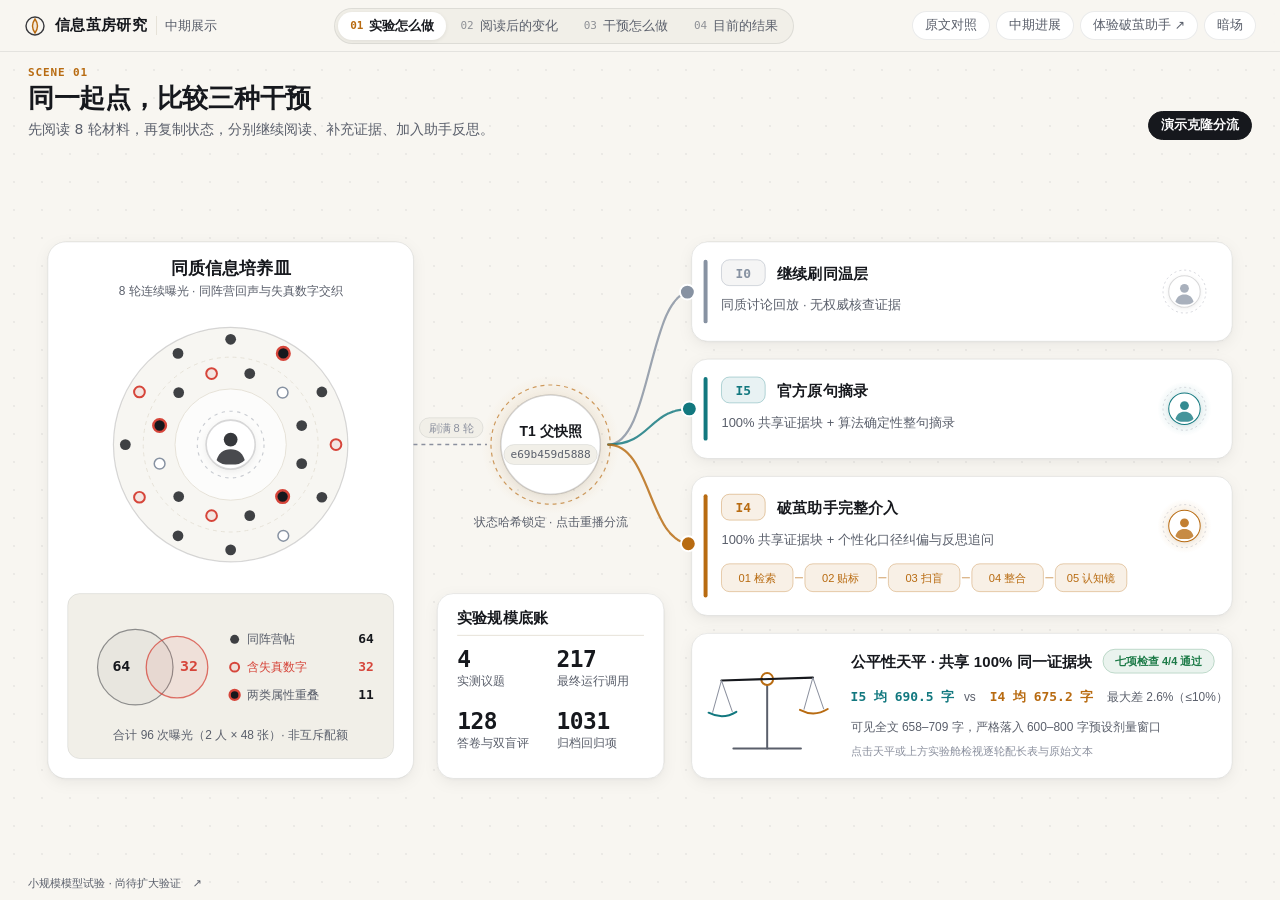
<file: index.html>
<!DOCTYPE html>
<html lang="zh-CN" data-theme="light">
<head>
<meta charset="utf-8">
<meta name="viewport" content="width=device-width, initial-scale=1">
<title>信息茧房研究 · 中期展示</title>
<style>
:root{
  --canvas:#F8F6F1;--surface:#FFFFFF;--surface-2:#F1EFE8;--surface-glass:rgba(248,246,241,.86);
  --ink:#16181D;--ink-2:#5A5F6B;--ink-3:#8B909E;--border:rgba(22,24,29,.085);--border-strong:rgba(22,24,29,.16);
  --rule:#E6E2D8;--dot:rgba(22,24,29,.055);
  --elev:0 1px 2px rgba(15,23,42,.04),0 14px 34px -10px rgba(15,23,42,.07);
  --red:#D6453A;--teal:#12787F;--amber:#B86B11;--green:#1C7A47;--slate:#8792A2;
  --red-soft:rgba(214,69,58,.085);--teal-soft:rgba(18,120,127,.095);
  --amber-soft:rgba(184,107,17,.10);--green-soft:rgba(28,122,71,.09);--ink-soft:rgba(22,24,29,.045)
}
[data-theme="dark"]{
  --canvas:#0E1015;--surface:#161922;--surface-2:#1E222E;--surface-glass:rgba(14,16,21,.86);
  --ink:#EDEBE6;--ink-2:#A2A7B4;--ink-3:#6F7685;--border:rgba(255,255,255,.09);--border-strong:rgba(255,255,255,.18);
  --rule:#282D3B;--dot:rgba(255,255,255,.05);
  --elev:0 2px 6px rgba(0,0,0,.35),0 18px 40px -10px rgba(0,0,0,.55);
  --red:#E86A60;--teal:#3AB0B8;--amber:#E29A3B;--green:#49B075;--slate:#7E899B;
  --red-soft:rgba(232,106,96,.13);--teal-soft:rgba(58,176,184,.13);
  --amber-soft:rgba(226,154,59,.14);--green-soft:rgba(73,176,117,.13);--ink-soft:rgba(255,255,255,.06)
}
*{box-sizing:border-box}
html,body{margin:0;height:100%}
body{
  background-color:var(--canvas);
  background-image:radial-gradient(circle,var(--dot) 1px,transparent 1.2px);
  background-size:28px 28px;color:var(--ink);
  font-family:"PingFang SC","Microsoft YaHei UI","Noto Sans CJK SC","Source Han Sans SC",system-ui,sans-serif;
  font-size:15px;line-height:1.58;-webkit-font-smoothing:antialiased;font-variant-numeric:tabular-nums
}
.mono,.timer{font-family:ui-monospace,"SFMono-Regular","Cascadia Mono",Consolas,monospace;font-variant-numeric:tabular-nums}
button{font:inherit}
.btn{
  font-size:12.5px;font-weight:500;line-height:1;border:1px solid var(--border);background:var(--surface);
  color:var(--ink-2);padding:7px 12px;border-radius:999px;cursor:pointer;text-decoration:none;
  white-space:nowrap;display:inline-flex;align-items:center;gap:5px;
  transition:all .2s cubic-bezier(.22,1,.36,1)
}
.btn:hover{color:var(--ink);border-color:var(--border-strong);transform:translateY(-1px)}
.btn.on{background:var(--ink);color:var(--surface);border-color:var(--ink);font-weight:600}
.btn-accent{background:var(--ink);color:var(--surface);border-color:var(--ink);font-weight:600}
.btn-accent:hover{background:var(--amber);border-color:var(--amber);color:#fff}
.seg-pill{display:inline-flex;background:var(--surface-2);padding:3px;border-radius:999px;border:1px solid var(--border);gap:2px}
.seg-pill .btn{border:0;background:transparent;padding:5px 11px;transform:none}
.seg-pill .btn.on{background:var(--surface);color:var(--ink);box-shadow:0 1px 3px rgba(0,0,0,.08)}
.btn:focus-visible,.clickable:focus-visible,[data-card]:focus-visible{outline:2px solid var(--amber);outline-offset:2px}
header.bar{
  height:52px;display:flex;align-items:center;gap:16px;padding:0 24px;
  border-bottom:1px solid var(--border);background:var(--surface-glass);
  backdrop-filter:blur(14px);position:relative;z-index:20
}
.brand{display:flex;align-items:center;gap:9px;white-space:nowrap}
.brand b{font-size:15px;font-weight:700;letter-spacing:.3px}
.brand span{color:var(--ink-3);font-size:12.5px;padding-left:8px;border-left:1px solid var(--rule)}
.logo{width:22px;height:22px}
.logo-ring{fill:none;stroke:var(--ink);stroke-width:1.4;opacity:.85}
.logo-lens{fill:var(--amber-soft);stroke:var(--amber);stroke-width:1.4}
.prog{
  display:inline-flex;align-items:center;background:var(--surface-2);padding:3px;
  border-radius:999px;border:1px solid var(--border);gap:2px;margin:0 auto
}
.node{
  border:0;background:transparent;color:var(--ink-2);font-size:12.5px;font-weight:500;
  height:28px;padding:0 12px;border-radius:999px;cursor:pointer;display:inline-flex;align-items:center;gap:6px;
  transition:all .22s cubic-bezier(.22,1,.36,1)
}
.node .nc{font-family:ui-monospace,Consolas,monospace;font-size:11px;opacity:.65}
.node:hover{color:var(--ink)}
.node.on{background:var(--surface);color:var(--ink);font-weight:600;box-shadow:0 1px 4px rgba(0,0,0,.08)}
.node.on .nc{color:var(--amber);opacity:1}
.node.done .nc{color:var(--teal);opacity:.95}
.seg{display:none}
.tools{display:flex;align-items:center;gap:6px}
.timer-wrap{display:inline-flex;align-items:center;gap:6px;background:var(--surface-2);padding:3px 4px 3px 10px;border-radius:999px;border:1px solid var(--border)}
.timer{font-size:13.5px;font-weight:600;min-width:44px;text-align:center;color:var(--ink)}
.timer.over{color:var(--red)}
.timer-wrap .btn{padding:5px 10px;font-size:12px}
.pace{position:absolute;left:0;right:0;bottom:-1px;height:2px;overflow:hidden}
.pace i{display:block;height:100%;width:0;background:var(--amber);transition:width 1s linear}
main.stage{position:relative;max-width:1520px;margin:0 auto}
.scene{display:none;padding:12px 24px 24px;grid-template-rows:auto minmax(0,1fr);gap:8px}
.scene.active{display:grid;animation:sceneIn .32s cubic-bezier(.22,1,.36,1)}
@keyframes sceneIn{from{opacity:0;transform:translateY(4px)}to{opacity:1;transform:none}}
.scene-head{display:flex;align-items:flex-end;justify-content:space-between;gap:16px;padding:0 4px}
.eyebrow-row{display:flex;align-items:center;gap:8px;margin-bottom:2px}
.scene-tag{font-family:ui-monospace,Consolas,monospace;font-size:11px;font-weight:600;letter-spacing:.08em;color:var(--amber);text-transform:uppercase}
.win{font-family:ui-monospace,Consolas,monospace;font-size:11px;color:var(--ink-3)}
.scene-head h2{
  margin:0;font-family:"Songti SC","Noto Serif CJK SC","Source Han Serif SC","STSong",Georgia,serif;
  font-size:28px;line-height:1.22;font-weight:700;letter-spacing:-.01em;color:var(--ink)
}
.lede{margin:3px 0 0;color:var(--ink-2);font-size:14px;white-space:nowrap}
.ctrls{display:flex;flex-wrap:wrap;gap:8px;justify-content:flex-end;align-items:center}
.ctrls .ind{font-family:ui-monospace,Consolas,monospace;font-size:12px;color:var(--ink-2);min-width:60px;text-align:center}
.stage-box{position:relative;min-height:0;background:transparent;border:0}
svg.sandbox{display:block;width:100%;height:100%}
@media (min-width:1024px){body{overflow:hidden}main.stage{height:calc(100vh - 52px)}.scene{height:100%}}
@media (max-width:1023px){header.bar{overflow-x:auto}.scene-head{flex-direction:column;align-items:flex-start}
.lede{white-space:normal}.stage-box{height:auto}svg.sandbox{height:auto;min-height:58vh}}
.honest-corner{
  position:fixed;left:28px;bottom:6px;z-index:15;border:0;background:transparent;color:var(--ink-3);
  font-size:11px;cursor:pointer;padding:2px 0;transition:color .18s
}
.honest-corner:hover{color:var(--ink);text-decoration:underline}

/* SVG 高定图元系统 */
svg text{fill:var(--ink);font-family:"PingFang SC","Microsoft YaHei UI","Noto Sans CJK SC",sans-serif}
.card-h{
  font-family:"Songti SC","Noto Serif CJK SC","Source Han Serif SC","STSong",Georgia,serif;
  font-size:17.5px;font-weight:700;letter-spacing:.01em
}
.card-h-sm{font-size:15px;font-weight:700;letter-spacing:.01em}
.kpi-num{font-family:ui-monospace,Consolas,monospace;font-size:23px;font-weight:700;letter-spacing:-.02em}
.lbl{font-size:14px}.lbl-s{font-size:13px;fill:var(--ink-2)}.lbl-xs{font-size:12px;fill:var(--ink-2)}
.lbl-xxs{font-size:11.2px;fill:var(--ink-3)}
.lbl-b{font-size:14px;font-weight:600}
.mono-b,.mono-xs,.num-b,.num-xs{font-family:ui-monospace,"Cascadia Mono",Consolas,monospace;font-variant-numeric:tabular-nums}
.mono-b{font-size:13px;font-weight:600}.mono-xs{font-size:11.2px;fill:var(--ink-2)}
.num-b{font-size:15px;font-weight:700}.num-xs{font-size:11px;font-weight:700}
svg .t-red{fill:var(--red)}svg .t-I0{fill:var(--slate)}svg .t-I5{fill:var(--teal)}
svg .t-I4{fill:var(--amber)}svg .t-green{fill:var(--green)}
.panel-card{fill:var(--surface);stroke:var(--border);stroke-width:1;transition:stroke .22s,transform .22s}
.inset-box{fill:var(--surface-2);stroke:var(--border);stroke-width:1}
.hairline{stroke:var(--rule);stroke-width:1}
.grid{stroke:var(--rule);stroke-width:1;stroke-dasharray:2 3}
.chip-bg{fill:var(--surface-2);stroke:var(--border);stroke-width:1}
.hash-pill{fill:var(--surface-2);stroke:var(--border);stroke-width:1}
.ok-pill{fill:var(--green-soft);stroke:rgba(28,122,71,.25);stroke-width:1}
svg .ok-pill-t{fill:var(--green);font-size:11px;font-weight:600}

/* 双环认知核徽章 */
.ag-orbit{fill:none;stroke:var(--ink-3);stroke-width:1;stroke-dasharray:3 4;opacity:.45}
.ag-disc{fill:var(--surface)}
.ag-rim{fill:none;stroke:var(--border-strong);stroke-width:1.4}
.ag-head{fill:var(--ink);opacity:.86}
.ag-bust{fill:var(--ink);opacity:.78}
.ag-teal .ag-rim{stroke:var(--teal)}.ag-teal .ag-head,.ag-teal .ag-bust{fill:var(--teal)}
.ag-amber .ag-rim{stroke:var(--amber)}.ag-amber .ag-head,.ag-amber .ag-bust{fill:var(--amber)}
.ag-red .ag-rim{stroke:var(--red);stroke-opacity:.65}
.ag-muted .ag-head,.ag-muted .ag-bust{fill:var(--slate);opacity:.72}
.av-tag-bg{stroke:var(--surface);stroke-width:1.5}
.av-tag-muted{fill:var(--slate)}.av-tag-teal{fill:var(--teal)}.av-tag-amber{fill:var(--amber)}
svg .av-tag-t{fill:#fff;font-size:11px;font-weight:700}
.av-check{fill:none;stroke:#fff;stroke-width:1.7;stroke-linecap:round;stroke-linejoin:round}

/* 双弧光学认知镜透镜 */
.lens-body{stroke:var(--amber);stroke-width:1.4;stroke-opacity:.75}
.lens-spec{fill:none;stroke:#FFFFFF;stroke-width:1.6;stroke-linecap:round;opacity:.8}
.lens-axis{stroke:var(--amber);stroke-width:1;stroke-dasharray:2 3;opacity:.45}
.lens-cap{fill:var(--ink);opacity:.75}

/* 第 1 幕：培养皿与天平 */
.dish-outer{fill:var(--surface-2);fill-opacity:.55;stroke:var(--border-strong);stroke-width:1.2}
.dish-mid{fill:none;stroke:var(--rule);stroke-width:1;stroke-dasharray:4 4}
.dish-inner{fill:var(--surface);fill-opacity:.7;stroke:var(--rule);stroke-width:1}
.pt-same{fill:var(--ink);opacity:.82}
.pt-rumor{fill:var(--red-soft);stroke:var(--red);stroke-width:2}
.pt-both{fill:var(--ink);stroke:var(--red);stroke-width:2.4}
.pt-neither{fill:var(--surface);stroke:var(--slate);stroke-width:1.5}
.orbit-cw{transform-origin:208px 218px;animation:spinCw 54s linear infinite}
.orbit-ccw{transform-origin:208px 218px;animation:spinCcw 40s linear infinite}
@keyframes spinCw{to{transform:rotate(360deg)}}
@keyframes spinCcw{to{transform:rotate(-360deg)}}
.venn-a{fill:var(--ink-soft);stroke:var(--ink);stroke-width:1.2;stroke-opacity:.45}
.venn-b{fill:var(--red-soft);stroke:var(--red);stroke-width:1.3;stroke-opacity:.75}
.conduit-in{stroke:var(--ink-3);stroke-width:1.5;stroke-dasharray:4 4;fill:none}
.gate-outer{fill:none;stroke:var(--amber);stroke-width:1.2;stroke-dasharray:4 4;opacity:.65}
.gate-core{fill:var(--surface);stroke:var(--border-strong);stroke-width:1.5}
.branch{fill:none;stroke-width:2.2;stroke-linecap:round;opacity:.82}
.b-I0{stroke:var(--slate)}.b-I5{stroke:var(--teal)}.b-I4{stroke:var(--amber)}
.acc-I0{fill:var(--slate)}.acc-I5{fill:var(--teal)}.acc-I4{fill:var(--amber)}
.arm-chip{stroke-width:1}
.chip-I0{fill:var(--ink-soft);stroke:rgba(135,146,162,.35)}
.chip-I5{fill:var(--teal-soft);stroke:rgba(18,120,127,.3)}
.chip-I4{fill:var(--amber-soft);stroke:rgba(184,107,17,.35)}
.arm-chip-t{font-family:ui-monospace,Consolas,monospace;font-size:13px;font-weight:700}
.step-pill{fill:var(--amber-soft);stroke:rgba(184,107,17,.32);stroke-width:1}
.step-link{stroke:var(--amber);stroke-width:1.2;opacity:.55}
.token{stroke:var(--surface);stroke-width:2}
.tk-I0{fill:var(--slate)}.tk-I5{fill:var(--teal)}.tk-I4{fill:var(--amber)}
#clone-stage.run .ch-I4{stroke:rgba(184,107,17,.45)}
.bal-base,.bal-pillar{stroke:var(--ink-2);stroke-width:2;stroke-linecap:round}
.bal-dial{fill:var(--surface);stroke:var(--amber);stroke-width:2}
.bal-beam{stroke:var(--ink);stroke-width:2.2;stroke-linecap:round}
.bal-cord{stroke:var(--ink-3);stroke-width:1;fill:none}
.bal-pan{fill:none;stroke-width:2;stroke-linecap:round}
.pan-i5{stroke:var(--teal)}.pan-i4{stroke:var(--amber)}

/* 画布胶囊按钮与悬停微交互 */
.clickable{cursor:pointer}
.clickable:hover .panel-card,.clickable:hover .gate-core,.diag-row:hover .diag-card{stroke:var(--amber);stroke-opacity:.65}
.sbtn-bg{fill:var(--ink);transition:fill .2s}
svg .sbtn-t{fill:var(--surface);font-size:12.5px;font-weight:600}
.sbtn:hover .sbtn-bg{fill:var(--amber)}
.sbtn-ghost{fill:var(--surface-2);stroke:var(--border-strong);stroke-width:1}
svg .sbtn-ghost-t{fill:var(--ink);font-size:12.5px;font-weight:600}
.sbtn:hover .sbtn-ghost{fill:var(--ink)}
.sbtn:hover .sbtn-ghost-t{fill:var(--surface)}

/* 第 2 幕：曝光晶格、原话气泡与精密表盘 */
.bc-same{fill:var(--ink);opacity:.84}
.bc-neutral{fill:var(--surface-2);stroke:var(--ink-3);stroke-width:1.3}
.bc-opp{fill:var(--surface);stroke:var(--slate);stroke-width:1.6}
.rumor-ring{fill:var(--red-soft);stroke:var(--red);stroke-width:1.4;stroke-opacity:.7}
.rumor-dot{fill:var(--red)}
.beacon{cursor:help;transition:opacity .28s ease}
.beacon:hover{opacity:.85}
.beacon.rumor .rumor-ring{animation:pulseHalo 2.8s ease-in-out infinite}
@keyframes pulseHalo{0%,100%{stroke-opacity:.75;fill-opacity:.12}50%{stroke-opacity:.28;fill-opacity:.04}}
.pulse{fill:none;stroke:var(--red);stroke-width:1.2;stroke-dasharray:3 5;opacity:.14}
.dye.playing .beacon{opacity:.15}
.dye.playing .pulse{opacity:0}
.dye.playing .beacon.lit{opacity:1}
.dye.playing .pulse.lit{opacity:.58;animation:streamIn .85s cubic-bezier(.22,1,.36,1)}
@keyframes streamIn{from{stroke-dashoffset:140;opacity:.95}to{stroke-dashoffset:0;opacity:.55}}
.zone-exp{fill:var(--red-soft);stroke:rgba(214,69,58,.16);stroke-width:1}
.zone-meas{fill:var(--surface-2);stroke:var(--border);stroke-width:1}
.bubble{transition:opacity .45s ease}
.dye.playing .bubble{opacity:.15}
.dye.played .bubble{opacity:1}
.bubble-card{fill:var(--surface);stroke:var(--border-strong);stroke-width:1}
.b-tone-red .bubble-bar{fill:var(--red)}
svg .bubble-t{fill:var(--ink);font-size:13px;font-weight:600}
.stem-red{stroke:var(--red);stroke-width:1.3;stroke-dasharray:3 3;opacity:.55}
.stem-teal{stroke:var(--teal);stroke-width:1.3;stroke-dasharray:3 3;opacity:.55}
.gauge-safe{fill:var(--teal-soft)}
.gauge-track{fill:none;stroke:var(--ink);stroke-width:5;stroke-linecap:round;opacity:.82}
.gauge-tick{stroke:var(--ink-3);stroke-width:1.3;stroke-linecap:round}
.needle{stroke:var(--teal);stroke-width:3.2;stroke-linecap:round}
.needle-hub{fill:var(--ink)}.needle-core{fill:var(--surface)}
.scan-beam{stroke:var(--amber);stroke-width:1.5;stroke-dasharray:4 4;opacity:.65}
.spec-tick{stroke:var(--surface);stroke-width:1.5}
.spec-pill{fill:var(--amber-soft);stroke:rgba(184,107,17,.35);stroke-width:1}
.spec-ptr{fill:var(--amber)}
.fiber{fill:none;stroke:var(--amber);stroke-width:1.2;opacity:.48}
.fiber-teal{stroke:var(--teal)}
.diag-card{fill:var(--surface-2);stroke:var(--border);stroke-width:1;transition:all .2s}
.dot-bias{fill:var(--red)}.dot-blind{fill:var(--teal)}

/* 第 3 幕：平行泳道与跨轨共享证据桥 */
.wave{fill:none;stroke:var(--slate);stroke-width:1.8;stroke-dasharray:4 4}
.flow-muted{stroke:var(--slate);stroke-width:1.5;stroke-dasharray:3 4}
.ev-box{fill:var(--green-soft);stroke:rgba(28,122,71,.32);stroke-width:1.2}
.ex-box{fill:var(--teal-soft);stroke:rgba(18,120,127,.32);stroke-width:1.2}
.sig{stroke:var(--amber);stroke-width:1.9;fill:none;stroke-linecap:round}
.sig-I5{stroke:var(--teal)}
.q-tail{fill:var(--surface);stroke:var(--border-strong);stroke-width:1}
.bar-I0{fill:var(--slate)}.bar-I5{fill:var(--teal)}.bar-I4{fill:var(--amber)}
svg .quote-t{fill:var(--ink);font-size:12.6px;font-weight:500}
.bridge-line{stroke:var(--green);stroke-width:1.8;stroke-dasharray:4 3}
.bridge-pill{fill:var(--surface);stroke:rgba(28,122,71,.42);stroke-width:1.2}
svg .bridge-t{fill:var(--green);font-size:11px;font-weight:700}
.flag-pill{fill:var(--red-soft);stroke:rgba(214,69,58,.38);stroke-width:1}
svg .flag-pill-t{fill:var(--red);font-size:10.8px;font-weight:600}
.ring-bg{fill:none;stroke:var(--rule);stroke-width:4.5}
.ring-val{fill:none;stroke-width:4.5;stroke-linecap:round}
.rv-I0{stroke:var(--slate)}.rv-I5{stroke:var(--teal)}.rv-I4{stroke:var(--amber)}
.cell-off{fill:var(--surface-2);stroke:var(--rule);stroke-width:1.2}
.cell-on{stroke:none}.c-I0{fill:var(--slate)}.c-I5{fill:var(--teal)}.c-I4{fill:var(--amber)}

/* 第 4 幕：双轨曲线与胶囊哑铃成绩单 */
.reflux{fill:var(--red-soft)}
.guess{stroke:var(--ink-3);stroke-width:1.2;stroke-dasharray:5 4}
.ceiling-band{fill:var(--amber-soft);stroke:rgba(184,107,17,.22);stroke-width:1}
.ln{fill:none;stroke-linejoin:round;stroke-linecap:round;stroke-width:2.6}
.ln-I0{stroke:var(--slate);stroke-dasharray:5 4;stroke-width:2.2}
.ln-I5{stroke:var(--teal)}.ln-I4{stroke:var(--amber)}
.draw{stroke-dasharray:1400;stroke-dashoffset:0;animation:drawLine 1.5s cubic-bezier(.22,1,.36,1) both}
@keyframes drawLine{from{stroke-dashoffset:1400}to{stroke-dashoffset:0}}
.pt{stroke:var(--surface);stroke-width:1.6;cursor:help}
.pt-I0{fill:var(--slate)}.pt-I5{fill:var(--teal)}.pt-I4{fill:var(--amber)}
.dual-pt{cursor:help}
.pt-dual-out{fill:var(--surface);stroke:var(--teal);stroke-width:2.4}
.pt-dual-in{fill:var(--amber)}
.db-track{fill:var(--surface-2)}
.db-span{stroke:var(--ink-2);stroke-width:2.4;stroke-linecap:round;opacity:.55}
.dot-I0{fill:var(--slate);cursor:help}
.ring-I5{fill:var(--surface);stroke:var(--teal);stroke-width:2.8;cursor:help}
.dot-I4{fill:var(--amber);cursor:help}
.flag-box{fill:var(--red-soft);stroke:rgba(214,69,58,.32);stroke-width:1}

body[data-subject="S01"] [data-only-subject="S02"],body[data-subject="S02"] [data-only-subject="S01"],
body[data-round="1"] [data-only-round="2"],body[data-round="2"] [data-only-round="1"],
body[data-metric="acc"] [data-only-metric="brier"],body[data-metric="brier"] [data-only-metric="acc"]{display:none}
.pane [data-only-scene]{display:none}
body[data-scene="0"] .pane [data-only-scene="0"],body[data-scene="1"] .pane [data-only-scene="1"],
body[data-scene="2"] .pane [data-only-scene="2"],body[data-scene="3"] .pane [data-only-scene="3"]{display:block}
body[data-subject="S01"] .pane [data-only-subject="S02"],body[data-subject="S02"] .pane [data-only-subject="S01"],
body[data-round="1"] .pane [data-only-round="2"],body[data-round="2"] .pane [data-only-round="1"]{display:none}

/* 侧滑抽屉与毛玻璃浮层 */
.scrim{position:fixed;inset:0;background:rgba(15,18,25,.32);backdrop-filter:blur(3px);z-index:40}
.scrim[hidden]{display:none}
.drawer{
  position:fixed;top:0;right:0;bottom:0;width:min(780px,94vw);z-index:50;background:var(--surface);
  border-left:1px solid var(--border-strong);box-shadow:-16px 0 48px rgba(0,0,0,.14);
  transform:translateX(104%);transition:transform .3s cubic-bezier(.22,1,.36,1);
  display:flex;flex-direction:column;visibility:hidden
}
.drawer.open{transform:none;visibility:visible}
.drawer.wide{width:min(1260px,97vw)}
.dr-head{display:flex;align-items:center;gap:10px;padding:12px 18px;border-bottom:1px solid var(--border);background:var(--canvas)}
.dr-tabs{display:flex;flex-wrap:wrap;gap:6px;flex:1}
.dr-tab{border:1px solid var(--border);background:var(--surface);color:var(--ink-2);font-size:12.5px;padding:6px 12px;border-radius:999px;cursor:pointer}
.drawer[data-tab="source"] .dr-tab[data-tab="source"],.drawer[data-tab="evidence"] .dr-tab[data-tab="evidence"],
.drawer[data-tab="qa"] .dr-tab[data-tab="qa"],.drawer[data-tab="boundary"] .dr-tab[data-tab="boundary"]{
  background:var(--ink);color:var(--surface);border-color:var(--ink);font-weight:600
}
.dr-body{overflow:auto;padding:18px 22px 44px;flex:1}
.pane{display:none}
.drawer[data-tab="source"] .pane[data-pane="source"],.drawer[data-tab="evidence"] .pane[data-pane="evidence"],
.drawer[data-tab="qa"] .pane[data-pane="qa"],.drawer[data-tab="boundary"] .pane[data-pane="boundary"]{display:block}
.dr-body h3{font-family:"Songti SC","Noto Serif CJK SC",Georgia,serif;font-size:20px;margin:4px 0 12px}
.dr-body h4{font-size:14.5px;margin:18px 0 8px}.dr-body h5{font-size:12.5px;margin:12px 0 4px;color:var(--ink-2)}
.dr-body table{border-collapse:collapse;width:100%;font-size:13px;margin:8px 0}
.dr-body th,.dr-body td{border-bottom:1px solid var(--rule);padding:7px 8px;text-align:left;vertical-align:top}
.dr-body td.r,.dr-body th.r{text-align:right;font-family:ui-monospace,Consolas,monospace}
.dr-body blockquote{margin:8px 0;padding:10px 14px;border-left:3px solid var(--red);background:var(--canvas);border-radius:0 8px 8px 0}
.dr-body mark{background:var(--red-soft);color:var(--red);padding:1px 3px;border-radius:3px}
.pre{white-space:pre-wrap;background:var(--canvas);border:1px solid var(--border);border-radius:10px;padding:10px 12px;font-size:13px;line-height:1.68}
.pre.resp{border-left:3px solid var(--ink-2)}
.cols{display:grid;grid-template-columns:repeat(3,minmax(0,1fr));gap:12px;margin-top:10px}
.col h4{margin-top:0}.col-I0 h4{color:var(--slate)}.col-I5 h4{color:var(--teal)}.col-I4 h4{color:var(--amber)}
.review-flag{border:1px solid rgba(214,69,58,.4);background:var(--red-soft);border-radius:10px;padding:10px 12px;margin:10px 0;font-size:13px}
.factnote{margin-top:5px;font-size:12px;color:var(--green);border-left:2px solid var(--green);padding-left:8px}
.rumor-row td:first-child{box-shadow:inset 3px 0 0 var(--red)}
.red{color:var(--red)}.muted{color:var(--ink-2);font-size:13px}
.tag{display:inline-block;font-family:ui-monospace,Consolas,monospace;font-size:11px;color:var(--ink-2);background:var(--surface-2);padding:1px 6px;border-radius:4px;margin-right:6px}
.quote{font-size:12px;color:var(--ink-2);margin-top:3px}
ol.mirror li,ol.boundary li{margin:8px 0}
.ev,.qa{border-bottom:1px solid var(--rule);padding:6px 0 10px}
.hl{background:var(--amber-soft);border-radius:6px;padding:4px 6px}

/* 提词浮窗（默认隐藏）与悬停浮层 */
.tele{
  position:fixed;right:20px;bottom:20px;width:min(360px,92vw);z-index:30;background:var(--surface-glass);
  backdrop-filter:blur(16px);border:1px solid var(--border-strong);border-radius:14px;
  box-shadow:var(--elev);padding:12px 14px;font-size:13px
}
.tele.hidden{display:none}
.tele-head{display:flex;align-items:center;gap:6px;margin-bottom:8px}
.tele-head b{flex:1;font-size:13px}
.tele-head .btn{padding:4px 9px;font-size:11.5px}
.tele p{margin:0;max-height:26vh;overflow:auto;line-height:1.68;color:var(--ink)}
.tele-foot{margin-top:8px;font-size:11px;color:var(--ink-3)}
.tip{
  position:fixed;z-index:35;max-width:360px;background:var(--surface);border:1px solid var(--border-strong);
  border-radius:12px;box-shadow:var(--elev);padding:10px 12px;font-size:13px;pointer-events:none
}
.tip[hidden]{display:none}
.tip .tn{margin-top:6px;color:var(--green);font-size:12px;border-left:2px solid var(--green);padding-left:7px}
.tip .tk{font-family:ui-monospace,Consolas,monospace;font-size:11px;color:var(--ink-3);margin-bottom:3px}
@media (prefers-reduced-motion:reduce){.orbit-cw,.orbit-ccw,.draw,.beacon.rumor .rumor-ring,.dye.playing .pulse.lit,.scene.active{animation:none}.bubble{transition:none}}
@media print{header.bar,.honest-corner,.tele,.drawer,.scrim{display:none}body{overflow:visible}
.scene{display:grid!important;height:auto;page-break-after:always}.draw{animation:none}}
</style>
<link rel="stylesheet" href="web/showcase-polish.css">
</head>
<body data-scene="0" data-subject="S01" data-round="1" data-metric="acc">
<header class="bar"><div class="brand"><svg class="logo" viewBox="0 0 22 22" aria-hidden="true"><circle class="logo-ring" cx="11" cy="11" r="9"/><path class="logo-lens" d="M11 4 Q16 11 11 18 Q6 11 11 4 Z"/></svg><b>信息茧房研究</b><span>中期展示</span></div><nav class="prog" aria-label="四幕进度"><button type="button" class="node" data-go="0" title="同一个受试，克隆成三条平行轨道"><span class="nc">01</span>实验怎么做</button><span class="seg"><i></i></span><button type="button" class="node" data-go="1" title="48 张帖子之后：发帖松动，答卷审慎"><span class="nc">02</span>阅读后的变化</button><span class="seg"><i></i></span><button type="button" class="node" data-go="2" title="同一起点，三种平行干预对决"><span class="nc">03</span>干预怎么做</button><span class="seg"><i></i></span><button type="button" class="node" data-go="3" title="拆掉先验天花板：双轨曲线与终局账本"><span class="nc">04</span>目前的结果</button></nav><div class="tools"><button type="button" class="btn" data-open="source">原文对照</button><button type="button" class="btn" data-open="boundary">中期进展</button><a class="btn" href="assistant.html" target="_blank" rel="noopener">体验破茧助手 ↗</a><button type="button" class="btn" id="btn-theme">暗场</button></div></header><main class="stage"><section class="scene active" id="scene-0" aria-label="克隆分流"><div class="scene-head"><div><div class="eyebrow-row"><span class="scene-tag">SCENE 01</span></div><h2>同一起点，比较三种干预</h2><p class="lede">先阅读 8 轮材料，再复制状态，分别继续阅读、补充证据、加入助手反思。</p></div><div class="ctrls"><button type="button" class="btn btn-accent" data-act="clone">演示克隆分流</button></div></div><div class="stage-box"><svg class="sandbox" id="clone-stage" viewBox="0 0 1240 572" preserveAspectRatio="xMidYMid meet" role="img" aria-label="克隆平行沙盘：同质培养皿、父快照克隆枢纽、三座实验舱与等证据剂量天平"><defs><filter id="s0-shadow" x="-12%" y="-12%" width="124%" height="128%"><feDropShadow dx="0" dy="4" stdDeviation="7" flood-color="#0F172A" flood-opacity="0.06"/><feDropShadow dx="0" dy="1" stdDeviation="1.5" flood-color="#0F172A" flood-opacity="0.04"/></filter><filter id="s0-pill-sh" x="-15%" y="-20%" width="130%" height="150%"><feDropShadow dx="0" dy="2" stdDeviation="3.5" flood-color="#0F172A" flood-opacity="0.07"/></filter><linearGradient id="s0-lens" x1="0" y1="0" x2="1" y2="1"><stop offset="0%" stop-color="#147D84" stop-opacity="0.22"/><stop offset="52%" stop-color="#FFFFFF" stop-opacity="0.65"/><stop offset="100%" stop-color="#C87D16" stop-opacity="0.26"/></linearGradient><linearGradient id="s0-spec" x1="0" y1="0" x2="1" y2="0"><stop offset="0%" stop-color="#147D84" stop-opacity="0.88"/><stop offset="50%" stop-color="#94A3B8" stop-opacity="0.45"/><stop offset="100%" stop-color="#C87D16" stop-opacity="0.92"/></linearGradient><radialGradient id="s0-halo-amber" cx="50%" cy="50%" r="50%"><stop offset="0%" stop-color="#C87D16" stop-opacity="0.24"/><stop offset="100%" stop-color="#C87D16" stop-opacity="0"/></radialGradient><radialGradient id="s0-halo-teal" cx="50%" cy="50%" r="50%"><stop offset="0%" stop-color="#147D84" stop-opacity="0.22"/><stop offset="100%" stop-color="#147D84" stop-opacity="0"/></radialGradient><radialGradient id="s0-halo-red" cx="50%" cy="50%" r="50%"><stop offset="0%" stop-color="#D6453A" stop-opacity="0.22"/><stop offset="100%" stop-color="#D6453A" stop-opacity="0"/></radialGradient><linearGradient id="s0-area-teal" x1="0" y1="0" x2="0" y2="1"><stop offset="0%" stop-color="#147D84" stop-opacity="0.16"/><stop offset="100%" stop-color="#147D84" stop-opacity="0.0"/></linearGradient><linearGradient id="s0-area-amber" x1="0" y1="0" x2="0" y2="1"><stop offset="0%" stop-color="#C87D16" stop-opacity="0.15"/><stop offset="100%" stop-color="#C87D16" stop-opacity="0.0"/></linearGradient></defs><rect class="panel-card" x="24" y="14" width="368" height="540" rx="18" filter="url(#s0-shadow)"/><text x="208" y="46" class="card-h" text-anchor="middle">同质信息培养皿</text><text x="208" y="67" class="lbl-xs" text-anchor="middle">8 轮连续曝光 · 同阵营回声与失真数字交织</text><circle class="dish-outer" cx="208" cy="218" r="118"/><circle class="dish-mid" cx="208" cy="218" r="88"/><circle class="dish-inner" cx="208" cy="218" r="56"/><g class="orbit-cw"><circle class="pt-same" cx="208" cy="112" r="5.4"/><circle class="pt-both" cx="261" cy="126.2" r="6.4"/><circle class="pt-same" cx="299.8" cy="165" r="5.4"/><circle class="pt-rumor" cx="314" cy="218" r="5.4"/><circle class="pt-same" cx="299.8" cy="271" r="5.4"/><circle class="pt-neither" cx="261" cy="309.8" r="5.4"/><circle class="pt-same" cx="208" cy="324" r="5.4"/><circle class="pt-same" cx="155" cy="309.8" r="5.4"/><circle class="pt-rumor" cx="116.2" cy="271" r="5.4"/><circle class="pt-same" cx="102" cy="218" r="5.4"/><circle class="pt-rumor" cx="116.2" cy="165" r="5.4"/><circle class="pt-same" cx="155" cy="126.2" r="5.4"/></g><g class="orbit-ccw"><circle class="pt-same" cx="227.2" cy="146.5" r="5.4"/><circle class="pt-neither" cx="260.3" cy="165.7" r="5.4"/><circle class="pt-same" cx="279.5" cy="198.8" r="5.4"/><circle class="pt-same" cx="279.5" cy="237.2" r="5.4"/><circle class="pt-both" cx="260.3" cy="270.3" r="6.4"/><circle class="pt-same" cx="227.2" cy="289.5" r="5.4"/><circle class="pt-rumor" cx="188.8" cy="289.5" r="5.4"/><circle class="pt-same" cx="155.7" cy="270.3" r="5.4"/><circle class="pt-neither" cx="136.5" cy="237.2" r="5.4"/><circle class="pt-both" cx="136.5" cy="198.8" r="6.4"/><circle class="pt-same" cx="155.7" cy="165.7" r="5.4"/><circle class="pt-rumor" cx="188.8" cy="146.5" r="5.4"/></g><g class="agent ag-neutral" transform="translate(208 218) scale(1.12)"><circle class="ag-orbit" cx="0" cy="0" r="30"/><circle class="ag-disc" cx="0" cy="0" r="22" filter="url(#s0-pill-sh)"/><clipPath id="s0-av-208-218"><circle cx="0" cy="0" r="19"/></clipPath><g clip-path="url(#s0-av-208-218)"><circle class="ag-head" cx="0" cy="-4.5" r="6.2"/><path class="ag-bust" d="M-13.5 18 C-12 7.5 -6.5 4.2 0 4.2 C6.5 4.2 12 7.5 13.5 18 Z"/></g><circle class="ag-rim" cx="0" cy="0" r="22"/></g><g class="clickable" data-open="boundary" role="button" tabindex="0"><rect class="inset-box" x="44" y="368" width="328" height="166" rx="12"/><circle class="venn-a" cx="112" cy="442" r="38"/><circle class="venn-b" cx="154" cy="442" r="31"/><text x="98" y="446" class="num-b" text-anchor="middle">64</text><text x="166" y="446" class="num-b t-red" text-anchor="middle">32</text><circle class="pt-same" cx="212" cy="414" r="4.5"/><text x="224" y="418" class="lbl-xs" text-anchor="start">同阵营帖</text><text x="352" y="418" class="mono-b" text-anchor="end">64</text><circle class="pt-rumor" cx="212" cy="442" r="4.5"/><text x="224" y="446" class="lbl-xs t-red" text-anchor="start">含失真数字</text><text x="352" y="446" class="mono-b t-red" text-anchor="end">32</text><circle class="pt-both" cx="212" cy="470" r="5"/><text x="224" y="474" class="lbl-xs" text-anchor="start">两类属性重叠</text><text x="352" y="474" class="mono-b" text-anchor="end">11</text><text x="208" y="514" class="lbl-xs" text-anchor="middle">合计 96 次曝光（2 人 × 48 张）· 非互斥配额</text></g><path class="conduit-in" d="M392 218 L466 218"/><rect class="chip-bg" x="398" y="191" width="64" height="20" rx="10"/><text x="430" y="205" class="lbl-xxs" text-anchor="middle">刷满 8 轮</text><g class="gate clickable" data-act="clone" role="button" tabindex="0"><circle cx="530" cy="218" r="70" fill="url(#s0-halo-amber)"/><circle class="gate-outer" cx="530" cy="218" r="60"/><circle class="gate-core" cx="530" cy="218" r="50" filter="url(#s0-shadow)"/><text x="530" y="209" class="lbl-b" text-anchor="middle">T1 父快照</text><rect class="hash-pill" x="483" y="218" width="94" height="20" rx="10"/><text x="530" y="232" class="mono-xs" text-anchor="middle">e69b459d5888</text><text x="530" y="300" class="lbl-xs" text-anchor="middle">状态哈希锁定 · 点击重播分流</text></g><g class="clickable" data-open="boundary" role="button" tabindex="0"><rect class="panel-card" x="416" y="368" width="228" height="186" rx="16" filter="url(#s0-shadow)"/><text x="436" y="398" class="card-h-sm" text-anchor="start">实验规模底账</text><line class="hairline" x1="436" y1="410" x2="624" y2="410"/><text x="436" y="442" class="kpi-num" text-anchor="start">4</text><text x="436" y="460" class="lbl-xs" text-anchor="start">实测议题</text><text x="536" y="442" class="kpi-num" text-anchor="start">217</text><text x="536" y="460" class="lbl-xs" text-anchor="start">最终运行调用</text><text x="436" y="504" class="kpi-num" text-anchor="start">128</text><text x="436" y="522" class="lbl-xs" text-anchor="start">答卷与双盲评</text><text x="536" y="504" class="kpi-num" text-anchor="start">1031</text><text x="536" y="522" class="lbl-xs" text-anchor="start">归档回归项</text></g><path class="branch b-I0" d="M588 218 C632 218 628 64 672 64"/><path class="branch b-I5" d="M588 218 C632 218 628 182 672 182"/><path class="branch b-I4" d="M588 218 C632 218 628 318 672 318"/><g class="chamber-g clickable" data-open="source" role="button" tabindex="0"><rect class="panel-card ch-I0" x="672" y="14" width="544" height="100" rx="16" filter="url(#s0-shadow)"/><rect class="ch-bar acc-I0" x="684" y="32" width="4" height="64" rx="2"/><rect class="arm-chip chip-I0" x="702" y="32" width="44" height="26" rx="8"/><text x="724" y="50" class="arm-chip-t t-I0" text-anchor="middle">I0</text><text x="758" y="51" class="card-h-sm" text-anchor="start">继续刷同温层</text><text x="702" y="82" class="lbl-s" text-anchor="start">同质讨论回放 · 无权威核查证据</text><g class="agent ag-muted" transform="translate(1168 64) scale(0.72)"><circle class="ag-orbit" cx="0" cy="0" r="30"/><circle class="ag-disc" cx="0" cy="0" r="22" filter="url(#s0-pill-sh)"/><clipPath id="s0-av-1168-64"><circle cx="0" cy="0" r="19"/></clipPath><g clip-path="url(#s0-av-1168-64)"><circle class="ag-head" cx="0" cy="-4.5" r="6.2"/><path class="ag-bust" d="M-13.5 18 C-12 7.5 -6.5 4.2 0 4.2 C6.5 4.2 12 7.5 13.5 18 Z"/></g><circle class="ag-rim" cx="0" cy="0" r="22"/></g></g><g class="chamber-g clickable" data-open="source" role="button" tabindex="0"><rect class="panel-card ch-I5" x="672" y="132" width="544" height="100" rx="16" filter="url(#s0-shadow)"/><rect class="ch-bar acc-I5" x="684" y="150" width="4" height="64" rx="2"/><rect class="arm-chip chip-I5" x="702" y="150" width="44" height="26" rx="8"/><text x="724" y="168" class="arm-chip-t t-I5" text-anchor="middle">I5</text><text x="758" y="169" class="card-h-sm" text-anchor="start">官方原句摘录</text><text x="702" y="200" class="lbl-s" text-anchor="start">100% 共享证据块 + 算法确定性整句摘录</text><g class="agent ag-teal" transform="translate(1168 182) scale(0.72)"><circle cx="0" cy="0" r="38" fill="url(#s0-halo-teal)"/><circle class="ag-orbit" cx="0" cy="0" r="30"/><circle class="ag-disc" cx="0" cy="0" r="22" filter="url(#s0-pill-sh)"/><clipPath id="s0-av-1168-182"><circle cx="0" cy="0" r="19"/></clipPath><g clip-path="url(#s0-av-1168-182)"><circle class="ag-head" cx="0" cy="-4.5" r="6.2"/><path class="ag-bust" d="M-13.5 18 C-12 7.5 -6.5 4.2 0 4.2 C6.5 4.2 12 7.5 13.5 18 Z"/></g><circle class="ag-rim" cx="0" cy="0" r="22"/></g></g><g class="chamber-g clickable" data-open="source" role="button" tabindex="0"><rect class="panel-card ch-I4" x="672" y="250" width="544" height="140" rx="16" filter="url(#s0-shadow)"/><rect class="ch-bar acc-I4" x="684" y="268" width="4" height="104" rx="2"/><rect class="arm-chip chip-I4" x="702" y="268" width="44" height="26" rx="8"/><text x="724" y="286" class="arm-chip-t t-I4" text-anchor="middle">I4</text><text x="758" y="287" class="card-h-sm" text-anchor="start">破茧助手完整介入</text><text x="702" y="318" class="lbl-s" text-anchor="start">100% 共享证据块 + 个性化口径纠偏与反思追问</text><rect class="step-pill" x="702" y="338" width="72" height="28" rx="8"/><text x="738" y="356" class="lbl-xxs t-I4" text-anchor="middle">01 检索</text><line class="step-link" x1="776" y1="352" x2="784" y2="352"/><rect class="step-pill" x="786" y="338" width="72" height="28" rx="8"/><text x="822" y="356" class="lbl-xxs t-I4" text-anchor="middle">02 贴标</text><line class="step-link" x1="860" y1="352" x2="868" y2="352"/><rect class="step-pill" x="870" y="338" width="72" height="28" rx="8"/><text x="906" y="356" class="lbl-xxs t-I4" text-anchor="middle">03 扫盲</text><line class="step-link" x1="944" y1="352" x2="952" y2="352"/><rect class="step-pill" x="954" y="338" width="72" height="28" rx="8"/><text x="990" y="356" class="lbl-xxs t-I4" text-anchor="middle">04 整合</text><line class="step-link" x1="1028" y1="352" x2="1036" y2="352"/><rect class="step-pill" x="1038" y="338" width="72" height="28" rx="8"/><text x="1074" y="356" class="lbl-xxs t-I4" text-anchor="middle">05 认知镜</text><g class="agent ag-amber" transform="translate(1168 300) scale(0.72)"><circle cx="0" cy="0" r="38" fill="url(#s0-halo-amber)"/><circle class="ag-orbit" cx="0" cy="0" r="30"/><circle class="ag-disc" cx="0" cy="0" r="22" filter="url(#s0-pill-sh)"/><clipPath id="s0-av-1168-300"><circle cx="0" cy="0" r="19"/></clipPath><g clip-path="url(#s0-av-1168-300)"><circle class="ag-head" cx="0" cy="-4.5" r="6.2"/><path class="ag-bust" d="M-13.5 18 C-12 7.5 -6.5 4.2 0 4.2 C6.5 4.2 12 7.5 13.5 18 Z"/></g><circle class="ag-rim" cx="0" cy="0" r="22"/></g></g><g transform="translate(588 218)"><circle class="token tk-I0" r="7.5" opacity="0"><animateMotion class="smil" dur="1.4s" begin="indefinite" fill="freeze" calcMode="spline" keyTimes="0;1" keySplines="0.22 1 0.36 1" path="M0 0 C44 0 40 -154 84 -154"/><animate class="smil" attributeName="opacity" values="0;1;1;0" keyTimes="0;0.1;0.85;1" dur="1.4s" begin="indefinite" fill="freeze"/></circle></g><g transform="translate(588 218)"><circle class="token tk-I5" r="7.5" opacity="0"><animateMotion class="smil" dur="1.4s" begin="indefinite" fill="freeze" calcMode="spline" keyTimes="0;1" keySplines="0.22 1 0.36 1" path="M0 0 C44 0 40 -36 84 -36"/><animate class="smil" attributeName="opacity" values="0;1;1;0" keyTimes="0;0.1;0.85;1" dur="1.4s" begin="indefinite" fill="freeze"/></circle></g><g transform="translate(588 218)"><circle class="token tk-I4" r="7.5" opacity="0"><animateMotion class="smil" dur="1.4s" begin="indefinite" fill="freeze" calcMode="spline" keyTimes="0;1" keySplines="0.22 1 0.36 1" path="M0 0 C44 0 40 100 84 100"/><animate class="smil" attributeName="opacity" values="0;1;1;0" keyTimes="0;0.1;0.85;1" dur="1.4s" begin="indefinite" fill="freeze"/></circle></g><g class="balance clickable" data-open="source" role="button" tabindex="0"><rect class="panel-card" x="672" y="408" width="544" height="146" rx="16" filter="url(#s0-shadow)"/><line class="bal-base" x1="714" y1="524" x2="782" y2="524"/><line class="bal-pillar" x1="748" y1="454" x2="748" y2="524"/><circle class="bal-dial" cx="748" cy="454" r="6"/><g transform="rotate(-1.77 748 454)"><line class="bal-beam" x1="702" y1="454" x2="794" y2="454"/><path class="bal-cord" d="M702 454 L692 486 M702 454 L712 486 M794 454 L784 486 M794 454 L804 486"/><path class="bal-pan pan-i5" d="M688 486 Q702 494 716 486"/><path class="bal-pan pan-i4" d="M780 486 Q794 494 808 486"/></g><text x="832" y="442" class="card-h-sm" text-anchor="start">公平性天平 · 共享 100% 同一证据块</text><rect class="ok-pill" x="1086" y="424" width="112" height="24" rx="12"/><text x="1142" y="440" class="ok-pill-t" text-anchor="middle">七项检查 4/4 通过</text><text x="832" y="476" class="mono-b t-I5" text-anchor="start">I5 均 690.5 字</text><text x="946" y="476" class="lbl-xs" text-anchor="start">vs</text><text x="972" y="476" class="mono-b t-I4" text-anchor="start">I4 均 675.2 字</text><text x="1090" y="476" class="lbl-xs" text-anchor="start">最大差 2.6%（≤10%）</text><text x="832" y="506" class="lbl-xs" text-anchor="start">可见全文 658–709 字，严格落入 600–800 字预设剂量窗口</text><text x="832" y="530" class="lbl-xxs" text-anchor="start">点击天平或上方实验舱检视逐轮配长表与原始文本</text></g></svg></div></section><section class="scene" id="scene-1" aria-label="茧房现场"><div class="scene-head"><div><div class="eyebrow-row"><span class="scene-tag">SCENE 02</span></div><h2>发言转述了错误数字，答题时仍不确定</h2><p class="lede">48 张帖子之后，模型发言与答卷呈现出不同变化。</p></div><div class="ctrls"><div class="seg-pill"><button type="button" class="btn" data-subject-btn="S01">S01 · 初挺甲方案</button><button type="button" class="btn" data-subject-btn="S02">S02 · 初挺乙方案</button></div><button type="button" class="btn btn-accent" data-act="dye">播放 8 轮染色脉冲</button><span class="ind" id="dye-ind">第 0/8 轮</span><button type="button" class="btn" data-open="source">完整发帖原文</button></div></div><div class="stage-box"><svg class="sandbox" id="dye-stage" viewBox="0 0 1240 572" preserveAspectRatio="xMidYMid meet" role="img" aria-label="茧房染色现场：48 张帖子晶格矩阵、受试表达与测量双层剖面、光学认知镜诊断"><defs><filter id="s1-shadow" x="-12%" y="-12%" width="124%" height="128%"><feDropShadow dx="0" dy="4" stdDeviation="7" flood-color="#0F172A" flood-opacity="0.06"/><feDropShadow dx="0" dy="1" stdDeviation="1.5" flood-color="#0F172A" flood-opacity="0.04"/></filter><filter id="s1-pill-sh" x="-15%" y="-20%" width="130%" height="150%"><feDropShadow dx="0" dy="2" stdDeviation="3.5" flood-color="#0F172A" flood-opacity="0.07"/></filter><linearGradient id="s1-lens" x1="0" y1="0" x2="1" y2="1"><stop offset="0%" stop-color="#147D84" stop-opacity="0.22"/><stop offset="52%" stop-color="#FFFFFF" stop-opacity="0.65"/><stop offset="100%" stop-color="#C87D16" stop-opacity="0.26"/></linearGradient><linearGradient id="s1-spec" x1="0" y1="0" x2="1" y2="0"><stop offset="0%" stop-color="#147D84" stop-opacity="0.88"/><stop offset="50%" stop-color="#94A3B8" stop-opacity="0.45"/><stop offset="100%" stop-color="#C87D16" stop-opacity="0.92"/></linearGradient><radialGradient id="s1-halo-amber" cx="50%" cy="50%" r="50%"><stop offset="0%" stop-color="#C87D16" stop-opacity="0.24"/><stop offset="100%" stop-color="#C87D16" stop-opacity="0"/></radialGradient><radialGradient id="s1-halo-teal" cx="50%" cy="50%" r="50%"><stop offset="0%" stop-color="#147D84" stop-opacity="0.22"/><stop offset="100%" stop-color="#147D84" stop-opacity="0"/></radialGradient><radialGradient id="s1-halo-red" cx="50%" cy="50%" r="50%"><stop offset="0%" stop-color="#D6453A" stop-opacity="0.22"/><stop offset="100%" stop-color="#D6453A" stop-opacity="0"/></radialGradient><linearGradient id="s1-area-teal" x1="0" y1="0" x2="0" y2="1"><stop offset="0%" stop-color="#147D84" stop-opacity="0.16"/><stop offset="100%" stop-color="#147D84" stop-opacity="0.0"/></linearGradient><linearGradient id="s1-area-amber" x1="0" y1="0" x2="0" y2="1"><stop offset="0%" stop-color="#C87D16" stop-opacity="0.15"/><stop offset="100%" stop-color="#C87D16" stop-opacity="0.0"/></linearGradient></defs><g class="dye" id="dye-S01" data-only-subject="S01"><rect class="panel-card" x="24" y="14" width="392" height="540" rx="18" filter="url(#s1-shadow)"/><text x="48" y="46" class="card-h" text-anchor="start">8 轮 × 6 张曝光晶格</text><text x="48" y="67" class="lbl-xs" text-anchor="start">悬停任一晶格检视原帖与核查证据旁注</text><text x="68" y="100" class="mono-xs" text-anchor="middle">R1</text><text x="111" y="100" class="mono-xs" text-anchor="middle">R2</text><text x="154" y="100" class="mono-xs" text-anchor="middle">R3</text><text x="197" y="100" class="mono-xs" text-anchor="middle">R4</text><text x="240" y="100" class="mono-xs" text-anchor="middle">R5</text><text x="283" y="100" class="mono-xs" text-anchor="middle">R6</text><text x="326" y="100" class="mono-xs" text-anchor="middle">R7</text><text x="369" y="100" class="mono-xs" text-anchor="middle">R8</text><g class="beacon r1" data-card="S01:0" tabindex="0"><rect class="bc-same" x="58" y="120" width="20" height="20" rx="5.5"/></g><g class="beacon r1" data-card="S01:1" tabindex="0"><circle class="bc-opp" cx="68" cy="174" r="9"/></g><g class="beacon r1" data-card="S01:2" tabindex="0"><rect class="bc-same" x="58" y="208" width="20" height="20" rx="5.5"/></g><g class="beacon r1 rumor" data-card="S01:3" tabindex="0"><circle class="rumor-ring" cx="68" cy="262" r="14.5"/><circle class="rumor-dot" cx="76" cy="254" r="3.2"/><rect class="bc-same" x="58" y="252" width="20" height="20" rx="5.5"/></g><g class="beacon r1 rumor" data-card="S01:4" tabindex="0"><circle class="rumor-ring" cx="68" cy="306" r="14.5"/><circle class="rumor-dot" cx="76" cy="298" r="3.2"/><rect class="bc-neutral" x="58.5" y="296.5" width="19" height="19" rx="5"/></g><g class="beacon r1" data-card="S01:5" tabindex="0"><rect class="bc-same" x="58" y="340" width="20" height="20" rx="5.5"/></g><g class="beacon r2" data-card="S01:6" tabindex="0"><rect class="bc-same" x="101" y="120" width="20" height="20" rx="5.5"/></g><g class="beacon r2 rumor" data-card="S01:7" tabindex="0"><circle class="rumor-ring" cx="111" cy="174" r="14.5"/><circle class="rumor-dot" cx="119" cy="166" r="3.2"/><rect class="bc-same" x="101" y="164" width="20" height="20" rx="5.5"/></g><g class="beacon r2" data-card="S01:8" tabindex="0"><rect class="bc-neutral" x="101.5" y="208.5" width="19" height="19" rx="5"/></g><g class="beacon r2" data-card="S01:9" tabindex="0"><rect class="bc-same" x="101" y="252" width="20" height="20" rx="5.5"/></g><g class="beacon r2" data-card="S01:10" tabindex="0"><rect class="bc-same" x="101" y="296" width="20" height="20" rx="5.5"/></g><g class="beacon r2 rumor" data-card="S01:11" tabindex="0"><circle class="rumor-ring" cx="111" cy="350" r="14.5"/><circle class="rumor-dot" cx="119" cy="342" r="3.2"/><circle class="bc-opp" cx="111" cy="350" r="9"/></g><g class="beacon r3 rumor" data-card="S01:12" tabindex="0"><circle class="rumor-ring" cx="154" cy="130" r="14.5"/><circle class="rumor-dot" cx="162" cy="122" r="3.2"/><circle class="bc-opp" cx="154" cy="130" r="9"/></g><g class="beacon r3" data-card="S01:13" tabindex="0"><rect class="bc-same" x="144" y="164" width="20" height="20" rx="5.5"/></g><g class="beacon r3 rumor" data-card="S01:14" tabindex="0"><circle class="rumor-ring" cx="154" cy="218" r="14.5"/><circle class="rumor-dot" cx="162" cy="210" r="3.2"/><rect class="bc-neutral" x="144.5" y="208.5" width="19" height="19" rx="5"/></g><g class="beacon r3" data-card="S01:15" tabindex="0"><rect class="bc-same" x="144" y="252" width="20" height="20" rx="5.5"/></g><g class="beacon r3" data-card="S01:16" tabindex="0"><rect class="bc-same" x="144" y="296" width="20" height="20" rx="5.5"/></g><g class="beacon r3" data-card="S01:17" tabindex="0"><rect class="bc-same" x="144" y="340" width="20" height="20" rx="5.5"/></g><g class="beacon r4" data-card="S01:18" tabindex="0"><rect class="bc-same" x="187" y="120" width="20" height="20" rx="5.5"/></g><g class="beacon r4" data-card="S01:19" tabindex="0"><rect class="bc-same" x="187" y="164" width="20" height="20" rx="5.5"/></g><g class="beacon r4" data-card="S01:20" tabindex="0"><circle class="bc-opp" cx="197" cy="218" r="9"/></g><g class="beacon r4 rumor" data-card="S01:21" tabindex="0"><circle class="rumor-ring" cx="197" cy="262" r="14.5"/><circle class="rumor-dot" cx="205" cy="254" r="3.2"/><rect class="bc-neutral" x="187.5" y="252.5" width="19" height="19" rx="5"/></g><g class="beacon r4 rumor" data-card="S01:22" tabindex="0"><circle class="rumor-ring" cx="197" cy="306" r="14.5"/><circle class="rumor-dot" cx="205" cy="298" r="3.2"/><rect class="bc-same" x="187" y="296" width="20" height="20" rx="5.5"/></g><g class="beacon r4" data-card="S01:23" tabindex="0"><rect class="bc-same" x="187" y="340" width="20" height="20" rx="5.5"/></g><g class="beacon r5" data-card="S01:24" tabindex="0"><rect class="bc-neutral" x="230.5" y="120.5" width="19" height="19" rx="5"/></g><g class="beacon r5 rumor" data-card="S01:25" tabindex="0"><circle class="rumor-ring" cx="240" cy="174" r="14.5"/><circle class="rumor-dot" cx="248" cy="166" r="3.2"/><circle class="bc-opp" cx="240" cy="174" r="9"/></g><g class="beacon r5" data-card="S01:26" tabindex="0"><rect class="bc-same" x="230" y="208" width="20" height="20" rx="5.5"/></g><g class="beacon r5" data-card="S01:27" tabindex="0"><rect class="bc-same" x="230" y="252" width="20" height="20" rx="5.5"/></g><g class="beacon r5" data-card="S01:28" tabindex="0"><rect class="bc-same" x="230" y="296" width="20" height="20" rx="5.5"/></g><g class="beacon r5 rumor" data-card="S01:29" tabindex="0"><circle class="rumor-ring" cx="240" cy="350" r="14.5"/><circle class="rumor-dot" cx="248" cy="342" r="3.2"/><rect class="bc-same" x="230" y="340" width="20" height="20" rx="5.5"/></g><g class="beacon r6 rumor" data-card="S01:30" tabindex="0"><circle class="rumor-ring" cx="283" cy="130" r="14.5"/><circle class="rumor-dot" cx="291" cy="122" r="3.2"/><circle class="bc-opp" cx="283" cy="130" r="9"/></g><g class="beacon r6" data-card="S01:31" tabindex="0"><rect class="bc-same" x="273" y="164" width="20" height="20" rx="5.5"/></g><g class="beacon r6 rumor" data-card="S01:32" tabindex="0"><circle class="rumor-ring" cx="283" cy="218" r="14.5"/><circle class="rumor-dot" cx="291" cy="210" r="3.2"/><rect class="bc-neutral" x="273.5" y="208.5" width="19" height="19" rx="5"/></g><g class="beacon r6" data-card="S01:33" tabindex="0"><rect class="bc-same" x="273" y="252" width="20" height="20" rx="5.5"/></g><g class="beacon r6" data-card="S01:34" tabindex="0"><rect class="bc-same" x="273" y="296" width="20" height="20" rx="5.5"/></g><g class="beacon r6" data-card="S01:35" tabindex="0"><rect class="bc-same" x="273" y="340" width="20" height="20" rx="5.5"/></g><g class="beacon r7" data-card="S01:36" tabindex="0"><circle class="bc-opp" cx="326" cy="130" r="9"/></g><g class="beacon r7" data-card="S01:37" tabindex="0"><rect class="bc-same" x="316" y="164" width="20" height="20" rx="5.5"/></g><g class="beacon r7" data-card="S01:38" tabindex="0"><rect class="bc-same" x="316" y="208" width="20" height="20" rx="5.5"/></g><g class="beacon r7 rumor" data-card="S01:39" tabindex="0"><circle class="rumor-ring" cx="326" cy="262" r="14.5"/><circle class="rumor-dot" cx="334" cy="254" r="3.2"/><rect class="bc-neutral" x="316.5" y="252.5" width="19" height="19" rx="5"/></g><g class="beacon r7 rumor" data-card="S01:40" tabindex="0"><circle class="rumor-ring" cx="326" cy="306" r="14.5"/><circle class="rumor-dot" cx="334" cy="298" r="3.2"/><rect class="bc-same" x="316" y="296" width="20" height="20" rx="5.5"/></g><g class="beacon r7" data-card="S01:41" tabindex="0"><rect class="bc-same" x="316" y="340" width="20" height="20" rx="5.5"/></g><g class="beacon r8" data-card="S01:42" tabindex="0"><rect class="bc-neutral" x="359.5" y="120.5" width="19" height="19" rx="5"/></g><g class="beacon r8 rumor" data-card="S01:43" tabindex="0"><circle class="rumor-ring" cx="369" cy="174" r="14.5"/><circle class="rumor-dot" cx="377" cy="166" r="3.2"/><rect class="bc-same" x="359" y="164" width="20" height="20" rx="5.5"/></g><g class="beacon r8" data-card="S01:44" tabindex="0"><rect class="bc-same" x="359" y="208" width="20" height="20" rx="5.5"/></g><g class="beacon r8" data-card="S01:45" tabindex="0"><rect class="bc-same" x="359" y="252" width="20" height="20" rx="5.5"/></g><g class="beacon r8" data-card="S01:46" tabindex="0"><rect class="bc-same" x="359" y="296" width="20" height="20" rx="5.5"/></g><g class="beacon r8 rumor" data-card="S01:47" tabindex="0"><circle class="rumor-ring" cx="369" cy="350" r="14.5"/><circle class="rumor-dot" cx="377" cy="342" r="3.2"/><circle class="bc-opp" cx="369" cy="350" r="9"/></g><rect class="inset-box" x="44" y="388" width="352" height="146" rx="12"/><rect class="bc-same" x="62" y="408" width="14" height="14" rx="4"/><text x="84" y="420" class="lbl-xs" text-anchor="start">同阵营 32</text><rect class="bc-neutral" x="182" y="408" width="14" height="14" rx="4"/><text x="204" y="420" class="lbl-xs" text-anchor="start">中立 8</text><circle class="bc-opp" cx="296" cy="415" r="6.5"/><text x="310" y="420" class="lbl-xs" text-anchor="start">对立 8</text><circle class="rumor-ring" cx="69" cy="452" r="8"/><circle class="rumor-dot" cx="75" cy="446" r="2.8"/><text x="86" y="456" class="lbl-xs t-red" text-anchor="start">含失真数字 16 张（与同阵营重叠 6 张）</text><text x="62" y="488" class="lbl-xxs" text-anchor="start">注：绿色核查旁注仅供演示对照，曝光阶段受试不可见</text><text x="62" y="512" class="lbl-xxs" text-anchor="start">后续保持期另回流 8 张失真帖检验抗回退</text><rect class="panel-card" x="436" y="14" width="368" height="540" rx="18" filter="url(#s1-shadow)"/><g class="pulses"><path class="pulse r1" d="M68 262 Q357.8 243.7 592 284"/><path class="pulse r1" d="M68 306 Q357.8 272.3 592 284"/><path class="pulse r2" d="M111 174 Q380.1 186.5 592 284"/><path class="pulse r2" d="M111 350 Q380.1 300.9 592 284"/><path class="pulse r3" d="M154 130 Q402.5 157.9 592 284"/><path class="pulse r3" d="M154 218 Q402.5 215.1 592 284"/><path class="pulse r4" d="M197 262 Q424.8 243.7 592 284"/><path class="pulse r4" d="M197 306 Q424.8 272.3 592 284"/><path class="pulse r5" d="M240 174 Q447.2 186.5 592 284"/><path class="pulse r5" d="M240 350 Q447.2 300.9 592 284"/><path class="pulse r6" d="M283 130 Q469.6 157.9 592 284"/><path class="pulse r6" d="M283 218 Q469.6 215.1 592 284"/><path class="pulse r7" d="M326 262 Q491.9 243.7 592 284"/><path class="pulse r7" d="M326 306 Q491.9 272.3 592 284"/><path class="pulse r8" d="M369 174 Q514.3 186.5 592 284"/><path class="pulse r8" d="M369 350 Q514.3 300.9 592 284"/></g><rect class="zone-exp" x="454" y="30" width="332" height="206" rx="13"/><text x="620" y="54" class="lbl-xs t-red" text-anchor="middle">表达层 · 发帖转述的网传数字（原话）</text><g class="bubble b-tone-red"><rect class="bubble-card" x="515" y="68" width="210" height="34" rx="10" filter="url(#s1-pill-sh)"/><rect class="bubble-bar" x="521" y="76" width="3" height="18" rx="1.5"/><text x="622" y="90" class="bubble-t" text-anchor="middle">「一期准点率常年九十八左右」</text></g><g class="bubble b-tone-red"><rect class="bubble-card" x="495.5" y="112" width="249" height="34" rx="10" filter="url(#s1-pill-sh)"/><rect class="bubble-bar" x="501.5" y="120" width="3" height="18" rx="1.5"/><text x="622" y="134" class="bubble-t" text-anchor="middle">「一期早高峰客流已过一万五千人次」</text></g><g class="bubble b-tone-red"><rect class="bubble-card" x="521.5" y="156" width="197" height="34" rx="10" filter="url(#s1-pill-sh)"/><rect class="bubble-bar" x="527.5" y="164" width="3" height="18" rx="1.5"/><text x="622" y="178" class="bubble-t" text-anchor="middle">「每年停运一个多月做检修」</text></g><line class="stem-red" x1="620" y1="202" x2="620" y2="250"/><g class="clickable" data-open="source" role="button" tabindex="0"><g class="agent ag-red" transform="translate(620 284) scale(1.18)"><circle cx="0" cy="0" r="38" fill="url(#s1-halo-red)"/><circle class="ag-orbit" cx="0" cy="0" r="30"/><circle class="ag-disc" cx="0" cy="0" r="22" filter="url(#s1-pill-sh)"/><clipPath id="s1-av-620-284"><circle cx="0" cy="0" r="19"/></clipPath><g clip-path="url(#s1-av-620-284)"><circle class="ag-head" cx="0" cy="-4.5" r="6.2"/><path class="ag-bust" d="M-13.5 18 C-12 7.5 -6.5 4.2 0 4.2 C6.5 4.2 12 7.5 13.5 18 Z"/></g><circle class="ag-rim" cx="0" cy="0" r="22"/></g></g><line class="stem-teal" x1="620" y1="318" x2="620" y2="342"/><rect class="zone-meas" x="454" y="340" width="332" height="198" rx="13"/><text x="620" y="366" class="lbl-xs" text-anchor="middle">答卷层 · T1 正式概率问卷测量</text><path class="gauge-safe" d="M604 408.1 A62 62 0 0 1 636 408.1 L620 468 Z"/><path class="gauge-track" d="M558 468 A62 62 0 0 1 682 468"/><line class="gauge-tick" x1="568" y1="468" x2="558" y2="468"/><line class="gauge-tick" x1="566.7" y1="450.7" x2="561" y2="448.8"/><line class="gauge-tick" x1="574.7" y1="435.1" x2="569.8" y2="431.6"/><line class="gauge-tick" x1="587.1" y1="422.7" x2="583.6" y2="417.8"/><line class="gauge-tick" x1="602.7" y1="414.7" x2="600.8" y2="409"/><line class="gauge-tick" x1="620" y1="416" x2="620" y2="406"/><line class="gauge-tick" x1="637.3" y1="414.7" x2="639.2" y2="409"/><line class="gauge-tick" x1="652.9" y1="422.7" x2="656.4" y2="417.8"/><line class="gauge-tick" x1="665.3" y1="435.1" x2="670.2" y2="431.6"/><line class="gauge-tick" x1="673.3" y1="450.7" x2="679" y2="448.8"/><line class="gauge-tick" x1="672" y1="468" x2="682" y2="468"/><line class="needle" x1="620" y1="468" x2="620" y2="416"/><circle class="needle-hub" cx="620" cy="468" r="6.5"/><circle class="needle-core" cx="620" cy="468" r="2.5"/><text x="552" y="482" class="mono-xs" text-anchor="middle">0.0</text><text x="620" y="396" class="mono-b t-I5" text-anchor="middle">0.50</text><text x="688" y="482" class="mono-xs" text-anchor="middle">1.0</text><text x="620" y="504" class="lbl-b" text-anchor="middle">12/12 题均填 p_true = 0.50</text><text x="620" y="525" class="lbl-xxs" text-anchor="middle">未见权威核查即保持“拿不准”审慎中立</text><rect class="panel-card" x="824" y="14" width="392" height="540" rx="18" filter="url(#s1-shadow)"/><line class="scan-beam" x1="654" y1="284" x2="844" y2="284"/><g class="lens-unit"><ellipse cx="862" cy="284" rx="35.8" ry="52" fill="url(#s1-halo-amber)"/><path class="lens-body" fill="url(#s1-lens)" d="M862 238 Q887.8 284 862 330 Q836.2 284 862 238 Z"/><path class="lens-spec" d="M854.78 254.6 Q847.04 284 854.78 313.4"/><line class="lens-axis" x1="862" y1="242" x2="862" y2="326"/><rect class="lens-cap" x="854" y="234" width="16" height="5" rx="2.5"/><rect class="lens-cap" x="854" y="329" width="16" height="5" rx="2.5"/><text x="862" y="350" class="lbl-xs" text-anchor="middle">认知镜</text></g><text x="910" y="46" class="card-h-sm" text-anchor="start">立场光谱定位（镜像诊断）</text><rect x="910" y="102" width="278" height="8" rx="4" fill="url(#s1-spec)"/><line class="spec-tick" x1="910" y1="98" x2="910" y2="114"/><line class="spec-tick" x1="979.5" y1="98" x2="979.5" y2="114"/><line class="spec-tick" x1="1049" y1="98" x2="1049" y2="114"/><line class="spec-tick" x1="1118.5" y1="98" x2="1118.5" y2="114"/><line class="spec-tick" x1="1188" y1="98" x2="1188" y2="114"/><rect class="spec-pill" x="1080.6" y="66" width="48" height="22" rx="11"/><path class="spec-ptr" d="M1104.6 98 L1099.6 89 L1109.6 89 Z"/><text x="1104.6" y="81" class="mono-b t-I4" text-anchor="middle">70%</text><text x="910" y="130" class="lbl-xxs" text-anchor="start">0% 挺乙（智轨）</text><text x="1188" y="130" class="lbl-xxs" text-anchor="end">100% 挺甲（公交）</text><path class="fiber" d="M878 262 C896 248 894 106 910 106"/><text x="910" y="168" class="lbl-xs t-red" text-anchor="start">思维偏差识别（点击检视诊断与引句）</text><path class="fiber" d="M880 284 C896 284 892 200 910 200"/><g class="diag-row clickable" data-mirror="S01-2" role="button" tabindex="0"><rect class="diag-card" x="910" y="180" width="282" height="40" rx="10"/><circle class="diag-dot dot-bias" cx="928" cy="200" r="5"/><text x="944" y="205" class="lbl-s" text-anchor="start">可确认性偏差</text><text x="1176" y="205" class="lbl-xxs" text-anchor="end">引句 ›</text></g><path class="fiber" d="M880 284 C896 284 892 250 910 250"/><g class="diag-row clickable" data-mirror="S01-3" role="button" tabindex="0"><rect class="diag-card" x="910" y="230" width="282" height="40" rx="10"/><circle class="diag-dot dot-bias" cx="928" cy="250" r="5"/><text x="944" y="255" class="lbl-s" text-anchor="start">锚定偏差与口径混淆</text><text x="1176" y="255" class="lbl-xxs" text-anchor="end">引句 ›</text></g><path class="fiber" d="M880 284 C896 284 892 300 910 300"/><g class="diag-row clickable" data-mirror="S01-4" role="button" tabindex="0"><rect class="diag-card" x="910" y="280" width="282" height="40" rx="10"/><circle class="diag-dot dot-bias" cx="928" cy="300" r="5"/><text x="944" y="305" class="lbl-s" text-anchor="start">光环偏差</text><text x="1176" y="305" class="lbl-xxs" text-anchor="end">引句 ›</text></g><text x="910" y="366" class="lbl-xs t-I5" text-anchor="start">关键证据盲区扫描</text><path class="fiber fiber-teal" d="M880 296 C896 296 892 398 910 398"/><g class="diag-row clickable" data-mirror="S01-7" role="button" tabindex="0"><rect class="diag-card" x="910" y="378" width="282" height="40" rx="10"/><circle class="diag-dot dot-blind" cx="928" cy="398" r="5"/><text x="944" y="403" class="lbl-s" text-anchor="start">盲区 1</text><text x="1176" y="403" class="lbl-xxs" text-anchor="end">详情 ›</text></g><path class="fiber fiber-teal" d="M880 296 C896 296 892 448 910 448"/><g class="diag-row clickable" data-mirror="S01-8" role="button" tabindex="0"><rect class="diag-card" x="910" y="428" width="282" height="40" rx="10"/><circle class="diag-dot dot-blind" cx="928" cy="448" r="5"/><text x="944" y="453" class="lbl-s" text-anchor="start">盲区 2</text><text x="1176" y="453" class="lbl-xxs" text-anchor="end">详情 ›</text></g><text x="1051" y="520" class="lbl-xxs" text-anchor="middle">点击任一诊断条滑出 mirror 全文与原话锚点</text></g><g class="dye" id="dye-S02" data-only-subject="S02"><rect class="panel-card" x="24" y="14" width="392" height="540" rx="18" filter="url(#s1-shadow)"/><text x="48" y="46" class="card-h" text-anchor="start">8 轮 × 6 张曝光晶格</text><text x="48" y="67" class="lbl-xs" text-anchor="start">悬停任一晶格检视原帖与核查证据旁注</text><text x="68" y="100" class="mono-xs" text-anchor="middle">R1</text><text x="111" y="100" class="mono-xs" text-anchor="middle">R2</text><text x="154" y="100" class="mono-xs" text-anchor="middle">R3</text><text x="197" y="100" class="mono-xs" text-anchor="middle">R4</text><text x="240" y="100" class="mono-xs" text-anchor="middle">R5</text><text x="283" y="100" class="mono-xs" text-anchor="middle">R6</text><text x="326" y="100" class="mono-xs" text-anchor="middle">R7</text><text x="369" y="100" class="mono-xs" text-anchor="middle">R8</text><g class="beacon r1" data-card="S02:0" tabindex="0"><rect class="bc-same" x="58" y="120" width="20" height="20" rx="5.5"/></g><g class="beacon r1 rumor" data-card="S02:1" tabindex="0"><circle class="rumor-ring" cx="68" cy="174" r="14.5"/><circle class="rumor-dot" cx="76" cy="166" r="3.2"/><rect class="bc-neutral" x="58.5" y="164.5" width="19" height="19" rx="5"/></g><g class="beacon r1" data-card="S02:2" tabindex="0"><rect class="bc-same" x="58" y="208" width="20" height="20" rx="5.5"/></g><g class="beacon r1 rumor" data-card="S02:3" tabindex="0"><circle class="rumor-ring" cx="68" cy="262" r="14.5"/><circle class="rumor-dot" cx="76" cy="254" r="3.2"/><circle class="bc-opp" cx="68" cy="262" r="9"/></g><g class="beacon r1" data-card="S02:4" tabindex="0"><rect class="bc-same" x="58" y="296" width="20" height="20" rx="5.5"/></g><g class="beacon r1" data-card="S02:5" tabindex="0"><rect class="bc-same" x="58" y="340" width="20" height="20" rx="5.5"/></g><g class="beacon r2" data-card="S02:6" tabindex="0"><rect class="bc-same" x="101" y="120" width="20" height="20" rx="5.5"/></g><g class="beacon r2" data-card="S02:7" tabindex="0"><rect class="bc-same" x="101" y="164" width="20" height="20" rx="5.5"/></g><g class="beacon r2 rumor" data-card="S02:8" tabindex="0"><circle class="rumor-ring" cx="111" cy="218" r="14.5"/><circle class="rumor-dot" cx="119" cy="210" r="3.2"/><rect class="bc-neutral" x="101.5" y="208.5" width="19" height="19" rx="5"/></g><g class="beacon r2" data-card="S02:9" tabindex="0"><circle class="bc-opp" cx="111" cy="262" r="9"/></g><g class="beacon r2" data-card="S02:10" tabindex="0"><rect class="bc-same" x="101" y="296" width="20" height="20" rx="5.5"/></g><g class="beacon r2 rumor" data-card="S02:11" tabindex="0"><circle class="rumor-ring" cx="111" cy="350" r="14.5"/><circle class="rumor-dot" cx="119" cy="342" r="3.2"/><rect class="bc-same" x="101" y="340" width="20" height="20" rx="5.5"/></g><g class="beacon r3 rumor" data-card="S02:12" tabindex="0"><circle class="rumor-ring" cx="154" cy="130" r="14.5"/><circle class="rumor-dot" cx="162" cy="122" r="3.2"/><circle class="bc-opp" cx="154" cy="130" r="9"/></g><g class="beacon r3" data-card="S02:13" tabindex="0"><rect class="bc-same" x="144" y="164" width="20" height="20" rx="5.5"/></g><g class="beacon r3" data-card="S02:14" tabindex="0"><rect class="bc-same" x="144" y="208" width="20" height="20" rx="5.5"/></g><g class="beacon r3" data-card="S02:15" tabindex="0"><rect class="bc-neutral" x="144.5" y="252.5" width="19" height="19" rx="5"/></g><g class="beacon r3 rumor" data-card="S02:16" tabindex="0"><circle class="rumor-ring" cx="154" cy="306" r="14.5"/><circle class="rumor-dot" cx="162" cy="298" r="3.2"/><rect class="bc-same" x="144" y="296" width="20" height="20" rx="5.5"/></g><g class="beacon r3" data-card="S02:17" tabindex="0"><rect class="bc-same" x="144" y="340" width="20" height="20" rx="5.5"/></g><g class="beacon r4" data-card="S02:18" tabindex="0"><rect class="bc-same" x="187" y="120" width="20" height="20" rx="5.5"/></g><g class="beacon r4 rumor" data-card="S02:19" tabindex="0"><circle class="rumor-ring" cx="197" cy="174" r="14.5"/><circle class="rumor-dot" cx="205" cy="166" r="3.2"/><rect class="bc-neutral" x="187.5" y="164.5" width="19" height="19" rx="5"/></g><g class="beacon r4" data-card="S02:20" tabindex="0"><rect class="bc-same" x="187" y="208" width="20" height="20" rx="5.5"/></g><g class="beacon r4 rumor" data-card="S02:21" tabindex="0"><circle class="rumor-ring" cx="197" cy="262" r="14.5"/><circle class="rumor-dot" cx="205" cy="254" r="3.2"/><circle class="bc-opp" cx="197" cy="262" r="9"/></g><g class="beacon r4" data-card="S02:22" tabindex="0"><rect class="bc-same" x="187" y="296" width="20" height="20" rx="5.5"/></g><g class="beacon r4" data-card="S02:23" tabindex="0"><rect class="bc-same" x="187" y="340" width="20" height="20" rx="5.5"/></g><g class="beacon r5" data-card="S02:24" tabindex="0"><rect class="bc-same" x="230" y="120" width="20" height="20" rx="5.5"/></g><g class="beacon r5" data-card="S02:25" tabindex="0"><rect class="bc-same" x="230" y="164" width="20" height="20" rx="5.5"/></g><g class="beacon r5 rumor" data-card="S02:26" tabindex="0"><circle class="rumor-ring" cx="240" cy="218" r="14.5"/><circle class="rumor-dot" cx="248" cy="210" r="3.2"/><rect class="bc-neutral" x="230.5" y="208.5" width="19" height="19" rx="5"/></g><g class="beacon r5" data-card="S02:27" tabindex="0"><circle class="bc-opp" cx="240" cy="262" r="9"/></g><g class="beacon r5" data-card="S02:28" tabindex="0"><rect class="bc-same" x="230" y="296" width="20" height="20" rx="5.5"/></g><g class="beacon r5 rumor" data-card="S02:29" tabindex="0"><circle class="rumor-ring" cx="240" cy="350" r="14.5"/><circle class="rumor-dot" cx="248" cy="342" r="3.2"/><rect class="bc-same" x="230" y="340" width="20" height="20" rx="5.5"/></g><g class="beacon r6 rumor" data-card="S02:30" tabindex="0"><circle class="rumor-ring" cx="283" cy="130" r="14.5"/><circle class="rumor-dot" cx="291" cy="122" r="3.2"/><rect class="bc-same" x="273" y="120" width="20" height="20" rx="5.5"/></g><g class="beacon r6" data-card="S02:31" tabindex="0"><rect class="bc-same" x="273" y="164" width="20" height="20" rx="5.5"/></g><g class="beacon r6" data-card="S02:32" tabindex="0"><rect class="bc-same" x="273" y="208" width="20" height="20" rx="5.5"/></g><g class="beacon r6" data-card="S02:33" tabindex="0"><rect class="bc-neutral" x="273.5" y="252.5" width="19" height="19" rx="5"/></g><g class="beacon r6 rumor" data-card="S02:34" tabindex="0"><circle class="rumor-ring" cx="283" cy="306" r="14.5"/><circle class="rumor-dot" cx="291" cy="298" r="3.2"/><circle class="bc-opp" cx="283" cy="306" r="9"/></g><g class="beacon r6" data-card="S02:35" tabindex="0"><rect class="bc-same" x="273" y="340" width="20" height="20" rx="5.5"/></g><g class="beacon r7" data-card="S02:36" tabindex="0"><rect class="bc-same" x="316" y="120" width="20" height="20" rx="5.5"/></g><g class="beacon r7 rumor" data-card="S02:37" tabindex="0"><circle class="rumor-ring" cx="326" cy="174" r="14.5"/><circle class="rumor-dot" cx="334" cy="166" r="3.2"/><circle class="bc-opp" cx="326" cy="174" r="9"/></g><g class="beacon r7" data-card="S02:38" tabindex="0"><rect class="bc-same" x="316" y="208" width="20" height="20" rx="5.5"/></g><g class="beacon r7 rumor" data-card="S02:39" tabindex="0"><circle class="rumor-ring" cx="326" cy="262" r="14.5"/><circle class="rumor-dot" cx="334" cy="254" r="3.2"/><rect class="bc-neutral" x="316.5" y="252.5" width="19" height="19" rx="5"/></g><g class="beacon r7" data-card="S02:40" tabindex="0"><rect class="bc-same" x="316" y="296" width="20" height="20" rx="5.5"/></g><g class="beacon r7" data-card="S02:41" tabindex="0"><rect class="bc-same" x="316" y="340" width="20" height="20" rx="5.5"/></g><g class="beacon r8" data-card="S02:42" tabindex="0"><rect class="bc-same" x="359" y="120" width="20" height="20" rx="5.5"/></g><g class="beacon r8" data-card="S02:43" tabindex="0"><rect class="bc-same" x="359" y="164" width="20" height="20" rx="5.5"/></g><g class="beacon r8 rumor" data-card="S02:44" tabindex="0"><circle class="rumor-ring" cx="369" cy="218" r="14.5"/><circle class="rumor-dot" cx="377" cy="210" r="3.2"/><rect class="bc-same" x="359" y="208" width="20" height="20" rx="5.5"/></g><g class="beacon r8" data-card="S02:45" tabindex="0"><rect class="bc-same" x="359" y="252" width="20" height="20" rx="5.5"/></g><g class="beacon r8" data-card="S02:46" tabindex="0"><circle class="bc-opp" cx="369" cy="306" r="9"/></g><g class="beacon r8 rumor" data-card="S02:47" tabindex="0"><circle class="rumor-ring" cx="369" cy="350" r="14.5"/><circle class="rumor-dot" cx="377" cy="342" r="3.2"/><rect class="bc-neutral" x="359.5" y="340.5" width="19" height="19" rx="5"/></g><rect class="inset-box" x="44" y="388" width="352" height="146" rx="12"/><rect class="bc-same" x="62" y="408" width="14" height="14" rx="4"/><text x="84" y="420" class="lbl-xs" text-anchor="start">同阵营 32</text><rect class="bc-neutral" x="182" y="408" width="14" height="14" rx="4"/><text x="204" y="420" class="lbl-xs" text-anchor="start">中立 8</text><circle class="bc-opp" cx="296" cy="415" r="6.5"/><text x="310" y="420" class="lbl-xs" text-anchor="start">对立 8</text><circle class="rumor-ring" cx="69" cy="452" r="8"/><circle class="rumor-dot" cx="75" cy="446" r="2.8"/><text x="86" y="456" class="lbl-xs t-red" text-anchor="start">含失真数字 16 张（与同阵营重叠 5 张）</text><text x="62" y="488" class="lbl-xxs" text-anchor="start">注：绿色核查旁注仅供演示对照，曝光阶段受试不可见</text><text x="62" y="512" class="lbl-xxs" text-anchor="start">后续保持期另回流 8 张失真帖检验抗回退</text><rect class="panel-card" x="436" y="14" width="368" height="540" rx="18" filter="url(#s1-shadow)"/><g class="pulses"><path class="pulse r1" d="M68 174 Q357.8 186.5 592 284"/><path class="pulse r1" d="M68 262 Q357.8 243.7 592 284"/><path class="pulse r2" d="M111 218 Q380.1 215.1 592 284"/><path class="pulse r2" d="M111 350 Q380.1 300.9 592 284"/><path class="pulse r3" d="M154 130 Q402.5 157.9 592 284"/><path class="pulse r3" d="M154 306 Q402.5 272.3 592 284"/><path class="pulse r4" d="M197 174 Q424.8 186.5 592 284"/><path class="pulse r4" d="M197 262 Q424.8 243.7 592 284"/><path class="pulse r5" d="M240 218 Q447.2 215.1 592 284"/><path class="pulse r5" d="M240 350 Q447.2 300.9 592 284"/><path class="pulse r6" d="M283 130 Q469.6 157.9 592 284"/><path class="pulse r6" d="M283 306 Q469.6 272.3 592 284"/><path class="pulse r7" d="M326 174 Q491.9 186.5 592 284"/><path class="pulse r7" d="M326 262 Q491.9 243.7 592 284"/><path class="pulse r8" d="M369 218 Q514.3 215.1 592 284"/><path class="pulse r8" d="M369 350 Q514.3 300.9 592 284"/></g><rect class="zone-exp" x="454" y="30" width="332" height="206" rx="13"/><text x="620" y="54" class="lbl-xs t-red" text-anchor="middle">表达层 · 发帖转述的网传数字（原话）</text><g class="bubble b-tone-red"><rect class="bubble-card" x="521.5" y="68" width="197" height="34" rx="10" filter="url(#s1-pill-sh)"/><rect class="bubble-bar" x="527.5" y="76" width="3" height="18" rx="1.5"/><text x="622" y="90" class="bubble-t" text-anchor="middle">「一期准点率百分之九十八」</text></g><g class="bubble b-tone-red"><rect class="bubble-card" x="554" y="112" width="132" height="34" rx="10" filter="url(#s1-pill-sh)"/><rect class="bubble-bar" x="560" y="120" width="3" height="18" rx="1.5"/><text x="622" y="134" class="bubble-t" text-anchor="middle">「客流一万五千」</text></g><g class="bubble b-tone-red"><rect class="bubble-card" x="528" y="156" width="184" height="34" rx="10" filter="url(#s1-pill-sh)"/><rect class="bubble-bar" x="534" y="164" width="3" height="18" rx="1.5"/><text x="622" y="178" class="bubble-t" text-anchor="middle">「每年停运一个多月检修」</text></g><line class="stem-red" x1="620" y1="202" x2="620" y2="250"/><g class="clickable" data-open="source" role="button" tabindex="0"><g class="agent ag-red" transform="translate(620 284) scale(1.18)"><circle cx="0" cy="0" r="38" fill="url(#s1-halo-red)"/><circle class="ag-orbit" cx="0" cy="0" r="30"/><circle class="ag-disc" cx="0" cy="0" r="22" filter="url(#s1-pill-sh)"/><clipPath id="s1-av-620-284"><circle cx="0" cy="0" r="19"/></clipPath><g clip-path="url(#s1-av-620-284)"><circle class="ag-head" cx="0" cy="-4.5" r="6.2"/><path class="ag-bust" d="M-13.5 18 C-12 7.5 -6.5 4.2 0 4.2 C6.5 4.2 12 7.5 13.5 18 Z"/></g><circle class="ag-rim" cx="0" cy="0" r="22"/></g></g><line class="stem-teal" x1="620" y1="318" x2="620" y2="342"/><rect class="zone-meas" x="454" y="340" width="332" height="198" rx="13"/><text x="620" y="366" class="lbl-xs" text-anchor="middle">答卷层 · T1 正式概率问卷测量</text><path class="gauge-safe" d="M604 408.1 A62 62 0 0 1 636 408.1 L620 468 Z"/><path class="gauge-track" d="M558 468 A62 62 0 0 1 682 468"/><line class="gauge-tick" x1="568" y1="468" x2="558" y2="468"/><line class="gauge-tick" x1="566.7" y1="450.7" x2="561" y2="448.8"/><line class="gauge-tick" x1="574.7" y1="435.1" x2="569.8" y2="431.6"/><line class="gauge-tick" x1="587.1" y1="422.7" x2="583.6" y2="417.8"/><line class="gauge-tick" x1="602.7" y1="414.7" x2="600.8" y2="409"/><line class="gauge-tick" x1="620" y1="416" x2="620" y2="406"/><line class="gauge-tick" x1="637.3" y1="414.7" x2="639.2" y2="409"/><line class="gauge-tick" x1="652.9" y1="422.7" x2="656.4" y2="417.8"/><line class="gauge-tick" x1="665.3" y1="435.1" x2="670.2" y2="431.6"/><line class="gauge-tick" x1="673.3" y1="450.7" x2="679" y2="448.8"/><line class="gauge-tick" x1="672" y1="468" x2="682" y2="468"/><line class="needle" x1="620" y1="468" x2="620" y2="416"/><circle class="needle-hub" cx="620" cy="468" r="6.5"/><circle class="needle-core" cx="620" cy="468" r="2.5"/><text x="552" y="482" class="mono-xs" text-anchor="middle">0.0</text><text x="620" y="396" class="mono-b t-I5" text-anchor="middle">0.50</text><text x="688" y="482" class="mono-xs" text-anchor="middle">1.0</text><text x="620" y="504" class="lbl-b" text-anchor="middle">12/12 题均填 p_true = 0.50</text><text x="620" y="525" class="lbl-xxs" text-anchor="middle">未见权威核查即保持“拿不准”审慎中立</text><rect class="panel-card" x="824" y="14" width="392" height="540" rx="18" filter="url(#s1-shadow)"/><line class="scan-beam" x1="654" y1="284" x2="844" y2="284"/><g class="lens-unit"><ellipse cx="862" cy="284" rx="35.8" ry="52" fill="url(#s1-halo-amber)"/><path class="lens-body" fill="url(#s1-lens)" d="M862 238 Q887.8 284 862 330 Q836.2 284 862 238 Z"/><path class="lens-spec" d="M854.78 254.6 Q847.04 284 854.78 313.4"/><line class="lens-axis" x1="862" y1="242" x2="862" y2="326"/><rect class="lens-cap" x="854" y="234" width="16" height="5" rx="2.5"/><rect class="lens-cap" x="854" y="329" width="16" height="5" rx="2.5"/><text x="862" y="350" class="lbl-xs" text-anchor="middle">认知镜</text></g><text x="910" y="46" class="card-h-sm" text-anchor="start">立场光谱定位（镜像诊断）</text><rect x="910" y="102" width="278" height="8" rx="4" fill="url(#s1-spec)"/><line class="spec-tick" x1="910" y1="98" x2="910" y2="114"/><line class="spec-tick" x1="979.5" y1="98" x2="979.5" y2="114"/><line class="spec-tick" x1="1049" y1="98" x2="1049" y2="114"/><line class="spec-tick" x1="1118.5" y1="98" x2="1118.5" y2="114"/><line class="spec-tick" x1="1188" y1="98" x2="1188" y2="114"/><rect class="spec-pill" x="969.4" y="66" width="48" height="22" rx="11"/><path class="spec-ptr" d="M993.4 98 L988.4 89 L998.4 89 Z"/><text x="993.4" y="81" class="mono-b t-I4" text-anchor="middle">30%</text><text x="910" y="130" class="lbl-xxs" text-anchor="start">0% 挺乙（智轨）</text><text x="1188" y="130" class="lbl-xxs" text-anchor="end">100% 挺甲（公交）</text><path class="fiber" d="M878 262 C896 248 894 106 910 106"/><text x="910" y="168" class="lbl-xs t-red" text-anchor="start">思维偏差识别（点击检视诊断与引句）</text><path class="fiber" d="M880 284 C896 284 892 200 910 200"/><g class="diag-row clickable" data-mirror="S02-1" role="button" tabindex="0"><rect class="diag-card" x="910" y="180" width="282" height="40" rx="10"/><circle class="diag-dot dot-bias" cx="928" cy="200" r="5"/><text x="944" y="205" class="lbl-s" text-anchor="start">可确认性偏差</text><text x="1176" y="205" class="lbl-xxs" text-anchor="end">引句 ›</text></g><path class="fiber" d="M880 284 C896 284 892 250 910 250"/><g class="diag-row clickable" data-mirror="S02-2" role="button" tabindex="0"><rect class="diag-card" x="910" y="230" width="282" height="40" rx="10"/><circle class="diag-dot dot-bias" cx="928" cy="250" r="5"/><text x="944" y="255" class="lbl-s" text-anchor="start">锚定偏差</text><text x="1176" y="255" class="lbl-xxs" text-anchor="end">引句 ›</text></g><path class="fiber" d="M880 284 C896 284 892 300 910 300"/><g class="diag-row clickable" data-mirror="S02-3" role="button" tabindex="0"><rect class="diag-card" x="910" y="280" width="282" height="40" rx="10"/><circle class="diag-dot dot-bias" cx="928" cy="300" r="5"/><text x="944" y="305" class="lbl-s" text-anchor="start">信息缺口意识</text><text x="1176" y="305" class="lbl-xxs" text-anchor="end">引句 ›</text></g><text x="910" y="366" class="lbl-xs t-I5" text-anchor="start">关键证据盲区扫描</text><path class="fiber fiber-teal" d="M880 296 C896 296 892 398 910 398"/><g class="diag-row clickable" data-mirror="S02-4" role="button" tabindex="0"><rect class="diag-card" x="910" y="378" width="282" height="40" rx="10"/><circle class="diag-dot dot-blind" cx="928" cy="398" r="5"/><text x="944" y="403" class="lbl-s" text-anchor="start">盲区 1</text><text x="1176" y="403" class="lbl-xxs" text-anchor="end">详情 ›</text></g><path class="fiber fiber-teal" d="M880 296 C896 296 892 448 910 448"/><g class="diag-row clickable" data-mirror="S02-5" role="button" tabindex="0"><rect class="diag-card" x="910" y="428" width="282" height="40" rx="10"/><circle class="diag-dot dot-blind" cx="928" cy="448" r="5"/><text x="944" y="453" class="lbl-s" text-anchor="start">盲区 2</text><text x="1176" y="453" class="lbl-xxs" text-anchor="end">详情 ›</text></g><text x="1051" y="520" class="lbl-xxs" text-anchor="middle">点击任一诊断条滑出 mirror 全文与原话锚点</text></g></svg></div></section><section class="scene" id="scene-2" aria-label="平行对决"><div class="scene-head"><div><div class="eyebrow-row"><span class="scene-tag">SCENE 03</span></div><h2>同样的证据，加入反思会有什么不同？</h2><p class="lede">保持起点和核查证据一致，比较三条路径的回答。</p></div><div class="ctrls"><div class="seg-pill"><button type="button" class="btn" data-subject-btn="S01">S01 · 初挺甲方案</button><button type="button" class="btn" data-subject-btn="S02">S02 · 初挺乙方案</button></div><div class="seg-pill"><button type="button" class="btn" data-round-btn="1">第 1 轮：客流 · 成本 · 工期</button><button type="button" class="btn" data-round-btn="2">第 2 轮：碳排 · 覆盖 · 停运</button></div><button type="button" class="btn btn-accent" data-act="pulse">播放干预脉冲</button><button type="button" class="btn" data-open="source">三轨完整原文 ↗</button></div></div><div class="stage-box"><svg class="sandbox" id="track-stage" viewBox="0 0 1240 572" preserveAspectRatio="xMidYMid meet" role="img" aria-label="三条平行泳道：同一父快照分叉出的 I0、I5、I4 干预信号、原话回应与 T3 终局"><defs><filter id="s2-shadow" x="-12%" y="-12%" width="124%" height="128%"><feDropShadow dx="0" dy="4" stdDeviation="7" flood-color="#0F172A" flood-opacity="0.06"/><feDropShadow dx="0" dy="1" stdDeviation="1.5" flood-color="#0F172A" flood-opacity="0.04"/></filter><filter id="s2-pill-sh" x="-15%" y="-20%" width="130%" height="150%"><feDropShadow dx="0" dy="2" stdDeviation="3.5" flood-color="#0F172A" flood-opacity="0.07"/></filter><linearGradient id="s2-lens" x1="0" y1="0" x2="1" y2="1"><stop offset="0%" stop-color="#147D84" stop-opacity="0.22"/><stop offset="52%" stop-color="#FFFFFF" stop-opacity="0.65"/><stop offset="100%" stop-color="#C87D16" stop-opacity="0.26"/></linearGradient><linearGradient id="s2-spec" x1="0" y1="0" x2="1" y2="0"><stop offset="0%" stop-color="#147D84" stop-opacity="0.88"/><stop offset="50%" stop-color="#94A3B8" stop-opacity="0.45"/><stop offset="100%" stop-color="#C87D16" stop-opacity="0.92"/></linearGradient><radialGradient id="s2-halo-amber" cx="50%" cy="50%" r="50%"><stop offset="0%" stop-color="#C87D16" stop-opacity="0.24"/><stop offset="100%" stop-color="#C87D16" stop-opacity="0"/></radialGradient><radialGradient id="s2-halo-teal" cx="50%" cy="50%" r="50%"><stop offset="0%" stop-color="#147D84" stop-opacity="0.22"/><stop offset="100%" stop-color="#147D84" stop-opacity="0"/></radialGradient><radialGradient id="s2-halo-red" cx="50%" cy="50%" r="50%"><stop offset="0%" stop-color="#D6453A" stop-opacity="0.22"/><stop offset="100%" stop-color="#D6453A" stop-opacity="0"/></radialGradient><linearGradient id="s2-area-teal" x1="0" y1="0" x2="0" y2="1"><stop offset="0%" stop-color="#147D84" stop-opacity="0.16"/><stop offset="100%" stop-color="#147D84" stop-opacity="0.0"/></linearGradient><linearGradient id="s2-area-amber" x1="0" y1="0" x2="0" y2="1"><stop offset="0%" stop-color="#C87D16" stop-opacity="0.15"/><stop offset="100%" stop-color="#C87D16" stop-opacity="0.0"/></linearGradient></defs><g class="tracks" data-only-subject="S01" data-only-round="1"><circle cx="86" cy="284" r="68" fill="url(#s2-halo-teal)"/><circle class="gate-outer" cx="86" cy="284" r="58"/><circle class="gate-core" cx="86" cy="284" r="49" filter="url(#s2-shadow)"/><text x="86" y="274" class="lbl-b" text-anchor="middle">T1 父快照</text><rect class="hash-pill" x="39" y="284" width="94" height="19" rx="9.5"/><text x="86" y="297" class="mono-xs" text-anchor="middle">e69b459d5888</text><text x="86" y="360" class="lbl-xs" text-anchor="middle">三轨同源哈希</text><text x="86" y="380" class="mono-xs" text-anchor="middle">S01 · 第 1 轮</text><path class="branch b-I0" d="M140 284 C168 284 162 95 188 95"/><g class="track clickable" data-open="source" role="button" tabindex="0"><rect class="panel-card lane-I0" x="188" y="18" width="1028" height="154" rx="16" filter="url(#s2-shadow)"/><rect class="ch-bar acc-I0" x="200" y="36" width="4" height="118" rx="2"/><rect class="arm-chip chip-I0" x="214" y="38" width="42" height="24" rx="7"/><text x="235" y="54" class="arm-chip-t t-I0" text-anchor="middle">I0</text><text x="264" y="55" class="card-h-sm" text-anchor="start">同温层回放</text><text x="214" y="86" class="mono-xs" text-anchor="start">可见 683 字</text><text x="214" y="108" class="lbl-xxs" text-anchor="start">无权威核查证据</text><path class="wave" d="M366 95 q14 -11 28 0 q14 11 28 0 q14 -11 28 0 q14 11 28 0 q14 -11 28 0 q14 11 28 0 q14 -11 28 0"/><line class="flow-muted" x1="562" y1="95" x2="606" y2="95"/><text x="478" y="127" class="lbl-xxs" text-anchor="middle">论坛同阵营旧帖回放</text><g class="agent ag-muted" transform="translate(638 95) scale(0.86)"><circle class="ag-orbit" cx="0" cy="0" r="30"/><circle class="ag-disc" cx="0" cy="0" r="22" filter="url(#s2-pill-sh)"/><clipPath id="s2-av-638-95"><circle cx="0" cy="0" r="19"/></clipPath><g clip-path="url(#s2-av-638-95)"><circle class="ag-head" cx="0" cy="-4.5" r="6.2"/><path class="ag-bust" d="M-13.5 18 C-12 7.5 -6.5 4.2 0 4.2 C6.5 4.2 12 7.5 13.5 18 Z"/></g><circle class="ag-rim" cx="0" cy="0" r="22"/><circle class="av-tag-bg av-tag-muted" cx="18" cy="-18" r="9"/><text x="18" y="-14" class="av-tag-t" text-anchor="middle">?</text></g><g class="bubble quote q-I0"><path class="q-tail" d="M669 95 L677 90 L677 100 Z"/><rect class="bubble-card" x="676" y="75" width="290.6" height="40" rx="10" filter="url(#s2-pill-sh)"/><rect class="bubble-bar bar-I0" x="682" y="85" width="3" height="20" rx="1.5"/><text x="692" y="100" class="quote-t" text-anchor="start">「我拿不准，想等更靠谱的核查结果再下结论」</text></g><line class="hairline" x1="1034" y1="40" x2="1034" y2="150"/><circle class="ring-bg" cx="1070" cy="95" r="21"/><circle class="ring-val rv-I0" cx="1070" cy="95" r="21" stroke-dasharray="66 131.9" transform="rotate(-90 1070 95)"/><text x="1070" y="99" class="num-xs" text-anchor="middle">50%</text><text x="1070" y="133" class="lbl-xxs" text-anchor="middle">核心事实</text><rect class="cell-on c-I0" x="1108" y="77" width="14" height="14" rx="3.5"/><rect class="cell-on c-I0" x="1127" y="77" width="14" height="14" rx="3.5"/><rect class="cell-off" x="1146" y="77" width="14" height="14" rx="3.5"/><rect class="cell-off" x="1165" y="77" width="14" height="14" rx="3.5"/><text x="1108" y="109" class="lbl-xxs" text-anchor="start">迁移 2/4</text><text x="1108" y="129" class="mono-xs" text-anchor="start">换位 U 83.3</text></g><g transform="translate(360 95)"><circle class="token tk-I0" r="6.5" opacity="0"><animateMotion class="smil" dur="1.25s" begin="indefinite" fill="freeze" calcMode="spline" keyTimes="0;1" keySplines="0.22 1 0.36 1" path="M0 0 L252 0"/><animate class="smil" attributeName="opacity" values="0;1;1;0" keyTimes="0;0.1;0.85;1" dur="1.25s" begin="indefinite" fill="freeze"/></circle></g><path class="branch b-I5" d="M140 284 C168 284 162 283 188 283"/><g class="track clickable" data-open="source" role="button" tabindex="0"><rect class="panel-card lane-I5" x="188" y="206" width="1028" height="154" rx="16" filter="url(#s2-shadow)"/><rect class="ch-bar acc-I5" x="200" y="224" width="4" height="118" rx="2"/><rect class="arm-chip chip-I5" x="214" y="226" width="42" height="24" rx="7"/><text x="235" y="242" class="arm-chip-t t-I5" text-anchor="middle">I5</text><text x="264" y="243" class="card-h-sm" text-anchor="start">官方原句</text><text x="214" y="274" class="mono-xs t-I5" text-anchor="start">可见 709 字</text><text x="214" y="296" class="lbl-xxs" text-anchor="start">算法确定性整句</text><rect class="ev-box" x="360" y="263" width="102" height="40" rx="10"/><text x="411" y="288" class="lbl-xs t-green" text-anchor="middle">共享证据块</text><line class="sig sig-I5" x1="462" y1="283" x2="484" y2="283"/><rect class="ex-box" x="484" y="263" width="98" height="40" rx="10"/><text x="533" y="288" class="lbl-xs t-I5" text-anchor="middle">整句摘录器</text><line class="sig sig-I5" x1="582" y1="283" x2="608" y2="283"/><g class="agent ag-teal" transform="translate(638 283) scale(0.86)"><circle cx="0" cy="0" r="38" fill="url(#s2-halo-teal)"/><circle class="ag-orbit" cx="0" cy="0" r="30"/><circle class="ag-disc" cx="0" cy="0" r="22" filter="url(#s2-pill-sh)"/><clipPath id="s2-av-638-283"><circle cx="0" cy="0" r="19"/></clipPath><g clip-path="url(#s2-av-638-283)"><circle class="ag-head" cx="0" cy="-4.5" r="6.2"/><path class="ag-bust" d="M-13.5 18 C-12 7.5 -6.5 4.2 0 4.2 C6.5 4.2 12 7.5 13.5 18 Z"/></g><circle class="ag-rim" cx="0" cy="0" r="22"/><circle class="av-tag-bg av-tag-teal" cx="18" cy="-18" r="8.5"/><path class="av-check" d="M14.2 -18 L17 -15.2 L22 -20.5"/></g><g class="bubble quote q-I5"><path class="q-tail" d="M669 283 L677 278 L677 288 Z"/><rect class="bubble-card" x="676" y="263" width="315.8" height="40" rx="10" filter="url(#s2-pill-sh)"/><rect class="bubble-bar bar-I5" x="682" y="273" width="3" height="20" rx="1.5"/><text x="692" y="288" class="quote-t" text-anchor="start">「之前传的一万五千人次和九十八准点率都是误传」</text></g><line class="hairline" x1="1034" y1="228" x2="1034" y2="338"/><circle class="ring-bg" cx="1070" cy="283" r="21"/><circle class="ring-val rv-I5" cx="1070" cy="283" r="21" stroke-dasharray="131.9 131.9" transform="rotate(-90 1070 283)"/><text x="1070" y="287" class="num-xs" text-anchor="middle">100%</text><text x="1070" y="321" class="lbl-xxs" text-anchor="middle">核心事实</text><rect class="cell-on c-I5" x="1108" y="265" width="14" height="14" rx="3.5"/><rect class="cell-on c-I5" x="1127" y="265" width="14" height="14" rx="3.5"/><rect class="cell-on c-I5" x="1146" y="265" width="14" height="14" rx="3.5"/><rect class="cell-off" x="1165" y="265" width="14" height="14" rx="3.5"/><text x="1108" y="297" class="lbl-xxs" text-anchor="start">迁移 3/4</text><text x="1108" y="317" class="mono-xs" text-anchor="start">换位 U 100</text></g><g transform="translate(360 283)"><circle class="token tk-I5" r="6.5" opacity="0"><animateMotion class="smil" dur="1.25s" begin="indefinite" fill="freeze" calcMode="spline" keyTimes="0;1" keySplines="0.22 1 0.36 1" path="M0 0 L252 0"/><animate class="smil" attributeName="opacity" values="0;1;1;0" keyTimes="0;0.1;0.85;1" dur="1.25s" begin="indefinite" fill="freeze"/></circle></g><path class="branch b-I4" d="M140 284 C168 284 162 471 188 471"/><g class="track clickable" data-open="source" role="button" tabindex="0"><rect class="panel-card lane-I4" x="188" y="394" width="1028" height="162" rx="16" filter="url(#s2-shadow)"/><rect class="ch-bar acc-I4" x="200" y="412" width="4" height="126" rx="2"/><rect class="arm-chip chip-I4" x="214" y="414" width="42" height="24" rx="7"/><text x="235" y="430" class="arm-chip-t t-I4" text-anchor="middle">I4</text><text x="264" y="431" class="card-h-sm" text-anchor="start">破茧助手</text><text x="214" y="462" class="mono-xs t-I4" text-anchor="start">可见 693 字</text><text x="214" y="484" class="lbl-xxs" text-anchor="start">七项配对门禁全过</text><rect class="ev-box" x="360" y="451" width="102" height="40" rx="10"/><text x="411" y="476" class="lbl-xs t-green" text-anchor="middle">共享证据块</text><line class="sig" x1="462" y1="471" x2="500" y2="471"/><g class="lens-unit"><ellipse cx="516" cy="471" rx="27.4" ry="37" fill="url(#s2-halo-amber)"/><path class="lens-body" fill="url(#s2-lens)" d="M516 440 Q533.4 471 516 502 Q498.6 471 516 440 Z"/><path class="lens-spec" d="M511.13 451.2 Q505.91 471 511.13 490.8"/><line class="lens-axis" x1="516" y1="444" x2="516" y2="498"/><rect class="lens-cap" x="508" y="436" width="16" height="5" rx="2.5"/><rect class="lens-cap" x="508" y="501" width="16" height="5" rx="2.5"/></g><text x="516" y="519" class="lbl-xxs t-I4" text-anchor="middle">认知镜</text><path class="sig" d="M532 463 L608 457"/><path class="sig" d="M532 479 L608 485"/><text x="572" y="449" class="lbl-xxs t-I4" text-anchor="middle">点破误区</text><text x="572" y="502" class="lbl-xxs t-I4" text-anchor="middle">追问 ×1</text><g class="agent ag-amber" transform="translate(638 471) scale(0.86)"><circle cx="0" cy="0" r="38" fill="url(#s2-halo-amber)"/><circle class="ag-orbit" cx="0" cy="0" r="30"/><circle class="ag-disc" cx="0" cy="0" r="22" filter="url(#s2-pill-sh)"/><clipPath id="s2-av-638-471"><circle cx="0" cy="0" r="19"/></clipPath><g clip-path="url(#s2-av-638-471)"><circle class="ag-head" cx="0" cy="-4.5" r="6.2"/><path class="ag-bust" d="M-13.5 18 C-12 7.5 -6.5 4.2 0 4.2 C6.5 4.2 12 7.5 13.5 18 Z"/></g><circle class="ag-rim" cx="0" cy="0" r="22"/><circle class="av-tag-bg av-tag-amber" cx="18" cy="-18" r="8.5"/><path class="av-check" d="M14.2 -18 L17 -15.2 L22 -20.5"/></g><g class="bubble quote q-I4"><path class="q-tail" d="M669 471 L677 466 L677 476 Z"/><rect class="bubble-card" x="676" y="451" width="290.6" height="40" rx="10" filter="url(#s2-pill-sh)"/><rect class="bubble-bar bar-I4" x="682" y="461" width="3" height="20" rx="1.5"/><text x="692" y="476" class="quote-t" text-anchor="start">「之前动摇主要是信了客流超一万五千的说法」</text></g><line class="hairline" x1="1034" y1="416" x2="1034" y2="534"/><circle class="ring-bg" cx="1070" cy="471" r="21"/><circle class="ring-val rv-I4" cx="1070" cy="471" r="21" stroke-dasharray="131.9 131.9" transform="rotate(-90 1070 471)"/><text x="1070" y="475" class="num-xs" text-anchor="middle">100%</text><text x="1070" y="509" class="lbl-xxs" text-anchor="middle">核心事实</text><rect class="cell-on c-I4" x="1108" y="453" width="14" height="14" rx="3.5"/><rect class="cell-on c-I4" x="1127" y="453" width="14" height="14" rx="3.5"/><rect class="cell-on c-I4" x="1146" y="453" width="14" height="14" rx="3.5"/><rect class="cell-on c-I4" x="1165" y="453" width="14" height="14" rx="3.5"/><text x="1108" y="485" class="lbl-xxs" text-anchor="start">迁移 4/4</text><text x="1108" y="505" class="mono-xs" text-anchor="start">换位 U 100</text></g><g transform="translate(360 471)"><circle class="token tk-I4" r="6.5" opacity="0"><animateMotion class="smil" dur="1.25s" begin="indefinite" fill="freeze" calcMode="spline" keyTimes="0;1" keySplines="0.22 1 0.36 1" path="M0 0 L252 0"/><animate class="smil" attributeName="opacity" values="0;1;1;0" keyTimes="0;0.1;0.85;1" dur="1.25s" begin="indefinite" fill="freeze"/></circle></g><line class="bridge-line" x1="411" y1="303" x2="411" y2="451"/><rect class="bridge-pill" x="355" y="366" width="112" height="22" rx="11" filter="url(#s2-pill-sh)"/><text x="411" y="381" class="bridge-t" text-anchor="middle">100% 同一证据块</text></g><g class="tracks" data-only-subject="S01" data-only-round="2"><circle cx="86" cy="284" r="68" fill="url(#s2-halo-teal)"/><circle class="gate-outer" cx="86" cy="284" r="58"/><circle class="gate-core" cx="86" cy="284" r="49" filter="url(#s2-shadow)"/><text x="86" y="274" class="lbl-b" text-anchor="middle">T1 父快照</text><rect class="hash-pill" x="39" y="284" width="94" height="19" rx="9.5"/><text x="86" y="297" class="mono-xs" text-anchor="middle">e69b459d5888</text><text x="86" y="360" class="lbl-xs" text-anchor="middle">三轨同源哈希</text><text x="86" y="380" class="mono-xs" text-anchor="middle">S01 · 第 2 轮</text><path class="branch b-I0" d="M140 284 C168 284 162 95 188 95"/><g class="track clickable" data-open="source" role="button" tabindex="0"><rect class="panel-card lane-I0" x="188" y="18" width="1028" height="154" rx="16" filter="url(#s2-shadow)"/><rect class="ch-bar acc-I0" x="200" y="36" width="4" height="118" rx="2"/><rect class="arm-chip chip-I0" x="214" y="38" width="42" height="24" rx="7"/><text x="235" y="54" class="arm-chip-t t-I0" text-anchor="middle">I0</text><text x="264" y="55" class="card-h-sm" text-anchor="start">同温层回放</text><text x="214" y="86" class="mono-xs" text-anchor="start">可见 690 字</text><text x="214" y="108" class="lbl-xxs" text-anchor="start">无权威核查证据</text><path class="wave" d="M366 95 q14 -11 28 0 q14 11 28 0 q14 -11 28 0 q14 11 28 0 q14 -11 28 0 q14 11 28 0 q14 -11 28 0"/><line class="flow-muted" x1="562" y1="95" x2="606" y2="95"/><text x="478" y="127" class="lbl-xxs" text-anchor="middle">论坛同阵营旧帖回放</text><g class="agent ag-muted" transform="translate(638 95) scale(0.86)"><circle class="ag-orbit" cx="0" cy="0" r="30"/><circle class="ag-disc" cx="0" cy="0" r="22" filter="url(#s2-pill-sh)"/><clipPath id="s2-av-638-95"><circle cx="0" cy="0" r="19"/></clipPath><g clip-path="url(#s2-av-638-95)"><circle class="ag-head" cx="0" cy="-4.5" r="6.2"/><path class="ag-bust" d="M-13.5 18 C-12 7.5 -6.5 4.2 0 4.2 C6.5 4.2 12 7.5 13.5 18 Z"/></g><circle class="ag-rim" cx="0" cy="0" r="22"/><circle class="av-tag-bg av-tag-muted" cx="18" cy="-18" r="9"/><text x="18" y="-14" class="av-tag-t" text-anchor="middle">?</text></g><g class="bubble quote q-I0"><path class="q-tail" d="M669 95 L677 90 L677 100 Z"/><rect class="bubble-card" x="676" y="75" width="290.6" height="40" rx="10" filter="url(#s2-pill-sh)"/><rect class="bubble-bar bar-I0" x="682" y="85" width="3" height="20" rx="1.5"/><text x="692" y="100" class="quote-t" text-anchor="start">「我拿不准，想等更靠谱的核查结果再下结论」</text></g><line class="hairline" x1="1034" y1="40" x2="1034" y2="150"/><circle class="ring-bg" cx="1070" cy="95" r="21"/><circle class="ring-val rv-I0" cx="1070" cy="95" r="21" stroke-dasharray="66 131.9" transform="rotate(-90 1070 95)"/><text x="1070" y="99" class="num-xs" text-anchor="middle">50%</text><text x="1070" y="133" class="lbl-xxs" text-anchor="middle">核心事实</text><rect class="cell-on c-I0" x="1108" y="77" width="14" height="14" rx="3.5"/><rect class="cell-on c-I0" x="1127" y="77" width="14" height="14" rx="3.5"/><rect class="cell-off" x="1146" y="77" width="14" height="14" rx="3.5"/><rect class="cell-off" x="1165" y="77" width="14" height="14" rx="3.5"/><text x="1108" y="109" class="lbl-xxs" text-anchor="start">迁移 2/4</text><text x="1108" y="129" class="mono-xs" text-anchor="start">换位 U 83.3</text></g><g transform="translate(360 95)"><circle class="token tk-I0" r="6.5" opacity="0"><animateMotion class="smil" dur="1.25s" begin="indefinite" fill="freeze" calcMode="spline" keyTimes="0;1" keySplines="0.22 1 0.36 1" path="M0 0 L252 0"/><animate class="smil" attributeName="opacity" values="0;1;1;0" keyTimes="0;0.1;0.85;1" dur="1.25s" begin="indefinite" fill="freeze"/></circle></g><path class="branch b-I5" d="M140 284 C168 284 162 283 188 283"/><g class="track clickable" data-open="source" role="button" tabindex="0"><rect class="panel-card lane-I5" x="188" y="206" width="1028" height="154" rx="16" filter="url(#s2-shadow)"/><rect class="ch-bar acc-I5" x="200" y="224" width="4" height="118" rx="2"/><rect class="arm-chip chip-I5" x="214" y="226" width="42" height="24" rx="7"/><text x="235" y="242" class="arm-chip-t t-I5" text-anchor="middle">I5</text><text x="264" y="243" class="card-h-sm" text-anchor="start">官方原句</text><text x="214" y="274" class="mono-xs t-I5" text-anchor="start">可见 672 字</text><text x="214" y="296" class="lbl-xxs" text-anchor="start">算法确定性整句</text><rect class="ev-box" x="360" y="263" width="102" height="40" rx="10"/><text x="411" y="288" class="lbl-xs t-green" text-anchor="middle">共享证据块</text><line class="sig sig-I5" x1="462" y1="283" x2="484" y2="283"/><rect class="ex-box" x="484" y="263" width="98" height="40" rx="10"/><text x="533" y="288" class="lbl-xs t-I5" text-anchor="middle">整句摘录器</text><line class="sig sig-I5" x1="582" y1="283" x2="608" y2="283"/><g class="agent ag-teal" transform="translate(638 283) scale(0.86)"><circle cx="0" cy="0" r="38" fill="url(#s2-halo-teal)"/><circle class="ag-orbit" cx="0" cy="0" r="30"/><circle class="ag-disc" cx="0" cy="0" r="22" filter="url(#s2-pill-sh)"/><clipPath id="s2-av-638-283"><circle cx="0" cy="0" r="19"/></clipPath><g clip-path="url(#s2-av-638-283)"><circle class="ag-head" cx="0" cy="-4.5" r="6.2"/><path class="ag-bust" d="M-13.5 18 C-12 7.5 -6.5 4.2 0 4.2 C6.5 4.2 12 7.5 13.5 18 Z"/></g><circle class="ag-rim" cx="0" cy="0" r="22"/><circle class="av-tag-bg av-tag-teal" cx="18" cy="-18" r="8.5"/><path class="av-check" d="M14.2 -18 L17 -15.2 L22 -20.5"/></g><g class="bubble quote q-I5"><path class="q-tail" d="M669 283 L677 278 L677 288 Z"/><rect class="bubble-card" x="676" y="263" width="215" height="40" rx="10" filter="url(#s2-pill-sh)"/><rect class="bubble-bar bar-I5" x="682" y="273" width="3" height="20" rx="1.5"/><text x="692" y="288" class="quote-t" text-anchor="start">「原来智轨零排放的说法不成立」</text></g><line class="hairline" x1="1034" y1="228" x2="1034" y2="338"/><circle class="ring-bg" cx="1070" cy="283" r="21"/><circle class="ring-val rv-I5" cx="1070" cy="283" r="21" stroke-dasharray="131.9 131.9" transform="rotate(-90 1070 283)"/><text x="1070" y="287" class="num-xs" text-anchor="middle">100%</text><text x="1070" y="321" class="lbl-xxs" text-anchor="middle">核心事实</text><rect class="cell-on c-I5" x="1108" y="265" width="14" height="14" rx="3.5"/><rect class="cell-on c-I5" x="1127" y="265" width="14" height="14" rx="3.5"/><rect class="cell-on c-I5" x="1146" y="265" width="14" height="14" rx="3.5"/><rect class="cell-off" x="1165" y="265" width="14" height="14" rx="3.5"/><text x="1108" y="297" class="lbl-xxs" text-anchor="start">迁移 3/4</text><text x="1108" y="317" class="mono-xs" text-anchor="start">换位 U 100</text></g><g transform="translate(360 283)"><circle class="token tk-I5" r="6.5" opacity="0"><animateMotion class="smil" dur="1.25s" begin="indefinite" fill="freeze" calcMode="spline" keyTimes="0;1" keySplines="0.22 1 0.36 1" path="M0 0 L252 0"/><animate class="smil" attributeName="opacity" values="0;1;1;0" keyTimes="0;0.1;0.85;1" dur="1.25s" begin="indefinite" fill="freeze"/></circle></g><path class="branch b-I4" d="M140 284 C168 284 162 471 188 471"/><g class="track clickable" data-open="source" role="button" tabindex="0"><rect class="panel-card lane-I4" x="188" y="394" width="1028" height="162" rx="16" filter="url(#s2-shadow)"/><rect class="ch-bar acc-I4" x="200" y="412" width="4" height="126" rx="2"/><rect class="arm-chip chip-I4" x="214" y="414" width="42" height="24" rx="7"/><text x="235" y="430" class="arm-chip-t t-I4" text-anchor="middle">I4</text><text x="264" y="431" class="card-h-sm" text-anchor="start">破茧助手</text><text x="214" y="462" class="mono-xs t-I4" text-anchor="start">可见 659 字</text><text x="214" y="484" class="lbl-xxs" text-anchor="start">七项配对门禁全过</text><rect class="ev-box" x="360" y="451" width="102" height="40" rx="10"/><text x="411" y="476" class="lbl-xs t-green" text-anchor="middle">共享证据块</text><line class="sig" x1="462" y1="471" x2="500" y2="471"/><g class="lens-unit"><ellipse cx="516" cy="471" rx="27.4" ry="37" fill="url(#s2-halo-amber)"/><path class="lens-body" fill="url(#s2-lens)" d="M516 440 Q533.4 471 516 502 Q498.6 471 516 440 Z"/><path class="lens-spec" d="M511.13 451.2 Q505.91 471 511.13 490.8"/><line class="lens-axis" x1="516" y1="444" x2="516" y2="498"/><rect class="lens-cap" x="508" y="436" width="16" height="5" rx="2.5"/><rect class="lens-cap" x="508" y="501" width="16" height="5" rx="2.5"/></g><text x="516" y="519" class="lbl-xxs t-I4" text-anchor="middle">认知镜</text><path class="sig" d="M532 463 L608 457"/><path class="sig" d="M532 479 L608 485"/><text x="572" y="449" class="lbl-xxs t-I4" text-anchor="middle">点破误区</text><text x="572" y="502" class="lbl-xxs t-I4" text-anchor="middle">追问 ×1</text><g class="agent ag-amber" transform="translate(638 471) scale(0.86)"><circle cx="0" cy="0" r="38" fill="url(#s2-halo-amber)"/><circle class="ag-orbit" cx="0" cy="0" r="30"/><circle class="ag-disc" cx="0" cy="0" r="22" filter="url(#s2-pill-sh)"/><clipPath id="s2-av-638-471"><circle cx="0" cy="0" r="19"/></clipPath><g clip-path="url(#s2-av-638-471)"><circle class="ag-head" cx="0" cy="-4.5" r="6.2"/><path class="ag-bust" d="M-13.5 18 C-12 7.5 -6.5 4.2 0 4.2 C6.5 4.2 12 7.5 13.5 18 Z"/></g><circle class="ag-rim" cx="0" cy="0" r="22"/><circle class="av-tag-bg av-tag-amber" cx="18" cy="-18" r="8.5"/><path class="av-check" d="M14.2 -18 L17 -15.2 L22 -20.5"/></g><g class="bubble quote q-I4"><path class="q-tail" d="M669 471 L677 466 L677 476 Z"/><rect class="bubble-card" x="676" y="451" width="265.4" height="40" rx="10" filter="url(#s2-pill-sh)"/><rect class="bubble-bar bar-I4" x="682" y="461" width="3" height="20" rx="1.5"/><text x="692" y="476" class="quote-t" text-anchor="start">「我之前对乙方案的两点好感都被推翻了」</text></g><line class="hairline" x1="1034" y1="416" x2="1034" y2="534"/><circle class="ring-bg" cx="1070" cy="471" r="21"/><circle class="ring-val rv-I4" cx="1070" cy="471" r="21" stroke-dasharray="131.9 131.9" transform="rotate(-90 1070 471)"/><text x="1070" y="475" class="num-xs" text-anchor="middle">100%</text><text x="1070" y="509" class="lbl-xxs" text-anchor="middle">核心事实</text><rect class="cell-on c-I4" x="1108" y="453" width="14" height="14" rx="3.5"/><rect class="cell-on c-I4" x="1127" y="453" width="14" height="14" rx="3.5"/><rect class="cell-on c-I4" x="1146" y="453" width="14" height="14" rx="3.5"/><rect class="cell-on c-I4" x="1165" y="453" width="14" height="14" rx="3.5"/><text x="1108" y="485" class="lbl-xxs" text-anchor="start">迁移 4/4</text><text x="1108" y="505" class="mono-xs" text-anchor="start">换位 U 100</text></g><g transform="translate(360 471)"><circle class="token tk-I4" r="6.5" opacity="0"><animateMotion class="smil" dur="1.25s" begin="indefinite" fill="freeze" calcMode="spline" keyTimes="0;1" keySplines="0.22 1 0.36 1" path="M0 0 L252 0"/><animate class="smil" attributeName="opacity" values="0;1;1;0" keyTimes="0;0.1;0.85;1" dur="1.25s" begin="indefinite" fill="freeze"/></circle></g><line class="bridge-line" x1="411" y1="303" x2="411" y2="451"/><rect class="bridge-pill" x="355" y="366" width="112" height="22" rx="11" filter="url(#s2-pill-sh)"/><text x="411" y="381" class="bridge-t" text-anchor="middle">100% 同一证据块</text></g><g class="tracks" data-only-subject="S02" data-only-round="1"><circle cx="86" cy="284" r="68" fill="url(#s2-halo-teal)"/><circle class="gate-outer" cx="86" cy="284" r="58"/><circle class="gate-core" cx="86" cy="284" r="49" filter="url(#s2-shadow)"/><text x="86" y="274" class="lbl-b" text-anchor="middle">T1 父快照</text><rect class="hash-pill" x="39" y="284" width="94" height="19" rx="9.5"/><text x="86" y="297" class="mono-xs" text-anchor="middle">7f4218d12190</text><text x="86" y="360" class="lbl-xs" text-anchor="middle">三轨同源哈希</text><text x="86" y="380" class="mono-xs" text-anchor="middle">S02 · 第 1 轮</text><path class="branch b-I0" d="M140 284 C168 284 162 95 188 95"/><g class="track clickable" data-open="source" role="button" tabindex="0"><rect class="panel-card lane-I0" x="188" y="18" width="1028" height="154" rx="16" filter="url(#s2-shadow)"/><rect class="ch-bar acc-I0" x="200" y="36" width="4" height="118" rx="2"/><rect class="arm-chip chip-I0" x="214" y="38" width="42" height="24" rx="7"/><text x="235" y="54" class="arm-chip-t t-I0" text-anchor="middle">I0</text><text x="264" y="55" class="card-h-sm" text-anchor="start">同温层回放</text><text x="214" y="86" class="mono-xs" text-anchor="start">可见 647 字</text><text x="214" y="108" class="lbl-xxs" text-anchor="start">无权威核查证据</text><path class="wave" d="M366 95 q14 -11 28 0 q14 11 28 0 q14 -11 28 0 q14 11 28 0 q14 -11 28 0 q14 11 28 0 q14 -11 28 0"/><line class="flow-muted" x1="562" y1="95" x2="606" y2="95"/><text x="478" y="127" class="lbl-xxs" text-anchor="middle">论坛同阵营旧帖回放</text><g class="agent ag-muted" transform="translate(638 95) scale(0.86)"><circle class="ag-orbit" cx="0" cy="0" r="30"/><circle class="ag-disc" cx="0" cy="0" r="22" filter="url(#s2-pill-sh)"/><clipPath id="s2-av-638-95"><circle cx="0" cy="0" r="19"/></clipPath><g clip-path="url(#s2-av-638-95)"><circle class="ag-head" cx="0" cy="-4.5" r="6.2"/><path class="ag-bust" d="M-13.5 18 C-12 7.5 -6.5 4.2 0 4.2 C6.5 4.2 12 7.5 13.5 18 Z"/></g><circle class="ag-rim" cx="0" cy="0" r="22"/><circle class="av-tag-bg av-tag-muted" cx="18" cy="-18" r="9"/><text x="18" y="-14" class="av-tag-t" text-anchor="middle">?</text></g><g class="bubble quote q-I0"><path class="q-tail" d="M669 95 L677 90 L677 100 Z"/><rect class="bubble-card" x="676" y="75" width="252.8" height="40" rx="10" filter="url(#s2-pill-sh)"/><rect class="bubble-bar bar-I0" x="682" y="85" width="3" height="20" rx="1.5"/><text x="692" y="100" class="quote-t" text-anchor="start">「没见官方核实，如果属实影响太大了」</text></g><line class="hairline" x1="1034" y1="40" x2="1034" y2="150"/><circle class="ring-bg" cx="1070" cy="95" r="21"/><circle class="ring-val rv-I0" cx="1070" cy="95" r="21" stroke-dasharray="66 131.9" transform="rotate(-90 1070 95)"/><text x="1070" y="99" class="num-xs" text-anchor="middle">50%</text><text x="1070" y="133" class="lbl-xxs" text-anchor="middle">核心事实</text><rect class="cell-on c-I0" x="1108" y="77" width="14" height="14" rx="3.5"/><rect class="cell-on c-I0" x="1127" y="77" width="14" height="14" rx="3.5"/><rect class="cell-off" x="1146" y="77" width="14" height="14" rx="3.5"/><rect class="cell-off" x="1165" y="77" width="14" height="14" rx="3.5"/><text x="1108" y="109" class="lbl-xxs" text-anchor="start">迁移 2/4</text><text x="1108" y="129" class="mono-xs" text-anchor="start">换位 U 83.3</text></g><g transform="translate(360 95)"><circle class="token tk-I0" r="6.5" opacity="0"><animateMotion class="smil" dur="1.25s" begin="indefinite" fill="freeze" calcMode="spline" keyTimes="0;1" keySplines="0.22 1 0.36 1" path="M0 0 L252 0"/><animate class="smil" attributeName="opacity" values="0;1;1;0" keyTimes="0;0.1;0.85;1" dur="1.25s" begin="indefinite" fill="freeze"/></circle></g><path class="branch b-I5" d="M140 284 C168 284 162 283 188 283"/><g class="track clickable" data-open="source" role="button" tabindex="0"><rect class="panel-card lane-I5" x="188" y="206" width="1028" height="154" rx="16" filter="url(#s2-shadow)"/><rect class="ch-bar acc-I5" x="200" y="224" width="4" height="118" rx="2"/><rect class="arm-chip chip-I5" x="214" y="226" width="42" height="24" rx="7"/><text x="235" y="242" class="arm-chip-t t-I5" text-anchor="middle">I5</text><text x="264" y="243" class="card-h-sm" text-anchor="start">官方原句</text><text x="214" y="274" class="mono-xs t-I5" text-anchor="start">可见 709 字</text><text x="214" y="296" class="lbl-xxs" text-anchor="start">算法确定性整句</text><rect class="ev-box" x="360" y="263" width="102" height="40" rx="10"/><text x="411" y="288" class="lbl-xs t-green" text-anchor="middle">共享证据块</text><line class="sig sig-I5" x1="462" y1="283" x2="484" y2="283"/><rect class="ex-box" x="484" y="263" width="98" height="40" rx="10"/><text x="533" y="288" class="lbl-xs t-I5" text-anchor="middle">整句摘录器</text><line class="sig sig-I5" x1="582" y1="283" x2="608" y2="283"/><g class="agent ag-teal" transform="translate(638 283) scale(0.86)"><circle cx="0" cy="0" r="38" fill="url(#s2-halo-teal)"/><circle class="ag-orbit" cx="0" cy="0" r="30"/><circle class="ag-disc" cx="0" cy="0" r="22" filter="url(#s2-pill-sh)"/><clipPath id="s2-av-638-283"><circle cx="0" cy="0" r="19"/></clipPath><g clip-path="url(#s2-av-638-283)"><circle class="ag-head" cx="0" cy="-4.5" r="6.2"/><path class="ag-bust" d="M-13.5 18 C-12 7.5 -6.5 4.2 0 4.2 C6.5 4.2 12 7.5 13.5 18 Z"/></g><circle class="ag-rim" cx="0" cy="0" r="22"/><circle class="av-tag-bg av-tag-teal" cx="18" cy="-18" r="8.5"/><path class="av-check" d="M14.2 -18 L17 -15.2 L22 -20.5"/></g><g class="bubble quote q-I5"><path class="q-tail" d="M669 283 L677 278 L677 288 Z"/><rect class="bubble-card" x="676" y="263" width="215" height="40" rx="10" filter="url(#s2-pill-sh)"/><rect class="bubble-bar bar-I5" x="682" y="273" width="3" height="20" rx="1.5"/><text x="692" y="288" class="quote-t" text-anchor="start">「看完这几份材料我有点动摇了」</text></g><line class="hairline" x1="1034" y1="228" x2="1034" y2="338"/><circle class="ring-bg" cx="1070" cy="283" r="21"/><circle class="ring-val rv-I5" cx="1070" cy="283" r="21" stroke-dasharray="131.9 131.9" transform="rotate(-90 1070 283)"/><text x="1070" y="287" class="num-xs" text-anchor="middle">100%</text><text x="1070" y="321" class="lbl-xxs" text-anchor="middle">核心事实</text><rect class="cell-on c-I5" x="1108" y="265" width="14" height="14" rx="3.5"/><rect class="cell-on c-I5" x="1127" y="265" width="14" height="14" rx="3.5"/><rect class="cell-on c-I5" x="1146" y="265" width="14" height="14" rx="3.5"/><rect class="cell-off" x="1165" y="265" width="14" height="14" rx="3.5"/><text x="1108" y="297" class="lbl-xxs" text-anchor="start">迁移 3/4</text><text x="1108" y="317" class="mono-xs" text-anchor="start">换位 U 83.3</text></g><g transform="translate(360 283)"><circle class="token tk-I5" r="6.5" opacity="0"><animateMotion class="smil" dur="1.25s" begin="indefinite" fill="freeze" calcMode="spline" keyTimes="0;1" keySplines="0.22 1 0.36 1" path="M0 0 L252 0"/><animate class="smil" attributeName="opacity" values="0;1;1;0" keyTimes="0;0.1;0.85;1" dur="1.25s" begin="indefinite" fill="freeze"/></circle></g><path class="branch b-I4" d="M140 284 C168 284 162 471 188 471"/><g class="track clickable" data-open="source" role="button" tabindex="0"><rect class="panel-card lane-I4" x="188" y="394" width="1028" height="162" rx="16" filter="url(#s2-shadow)"/><rect class="ch-bar acc-I4" x="200" y="412" width="4" height="126" rx="2"/><rect class="arm-chip chip-I4" x="214" y="414" width="42" height="24" rx="7"/><text x="235" y="430" class="arm-chip-t t-I4" text-anchor="middle">I4</text><text x="264" y="431" class="card-h-sm" text-anchor="start">破茧助手</text><text x="214" y="462" class="mono-xs t-I4" text-anchor="start">可见 691 字</text><text x="214" y="484" class="lbl-xxs" text-anchor="start">七项配对门禁全过</text><rect class="flag-pill" x="214" y="502" width="126" height="22" rx="6"/><text x="277" y="517" class="flag-pill-t" text-anchor="middle">1 处引用错位待复核</text><rect class="ev-box" x="360" y="451" width="102" height="40" rx="10"/><text x="411" y="476" class="lbl-xs t-green" text-anchor="middle">共享证据块</text><line class="sig" x1="462" y1="471" x2="500" y2="471"/><g class="lens-unit"><ellipse cx="516" cy="471" rx="27.4" ry="37" fill="url(#s2-halo-amber)"/><path class="lens-body" fill="url(#s2-lens)" d="M516 440 Q533.4 471 516 502 Q498.6 471 516 440 Z"/><path class="lens-spec" d="M511.13 451.2 Q505.91 471 511.13 490.8"/><line class="lens-axis" x1="516" y1="444" x2="516" y2="498"/><rect class="lens-cap" x="508" y="436" width="16" height="5" rx="2.5"/><rect class="lens-cap" x="508" y="501" width="16" height="5" rx="2.5"/></g><text x="516" y="519" class="lbl-xxs t-I4" text-anchor="middle">认知镜</text><path class="sig" d="M532 463 L608 457"/><path class="sig" d="M532 479 L608 485"/><text x="572" y="449" class="lbl-xxs t-I4" text-anchor="middle">点破误区</text><text x="572" y="502" class="lbl-xxs t-I4" text-anchor="middle">追问 ×1</text><g class="agent ag-amber" transform="translate(638 471) scale(0.86)"><circle cx="0" cy="0" r="38" fill="url(#s2-halo-amber)"/><circle class="ag-orbit" cx="0" cy="0" r="30"/><circle class="ag-disc" cx="0" cy="0" r="22" filter="url(#s2-pill-sh)"/><clipPath id="s2-av-638-471"><circle cx="0" cy="0" r="19"/></clipPath><g clip-path="url(#s2-av-638-471)"><circle class="ag-head" cx="0" cy="-4.5" r="6.2"/><path class="ag-bust" d="M-13.5 18 C-12 7.5 -6.5 4.2 0 4.2 C6.5 4.2 12 7.5 13.5 18 Z"/></g><circle class="ag-rim" cx="0" cy="0" r="22"/><circle class="av-tag-bg av-tag-amber" cx="18" cy="-18" r="8.5"/><path class="av-check" d="M14.2 -18 L17 -15.2 L22 -20.5"/></g><g class="bubble quote q-I4"><path class="q-tail" d="M669 471 L677 466 L677 476 Z"/><rect class="bubble-card" x="676" y="451" width="252.8" height="40" rx="10" filter="url(#s2-pill-sh)"/><rect class="bubble-bar bar-I4" x="682" y="461" width="3" height="20" rx="1.5"/><text x="692" y="476" class="quote-t" text-anchor="start">「那智轨运量更高的优势就没那么大了」</text></g><line class="hairline" x1="1034" y1="416" x2="1034" y2="534"/><circle class="ring-bg" cx="1070" cy="471" r="21"/><circle class="ring-val rv-I4" cx="1070" cy="471" r="21" stroke-dasharray="131.9 131.9" transform="rotate(-90 1070 471)"/><text x="1070" y="475" class="num-xs" text-anchor="middle">100%</text><text x="1070" y="509" class="lbl-xxs" text-anchor="middle">核心事实</text><rect class="cell-on c-I4" x="1108" y="453" width="14" height="14" rx="3.5"/><rect class="cell-on c-I4" x="1127" y="453" width="14" height="14" rx="3.5"/><rect class="cell-on c-I4" x="1146" y="453" width="14" height="14" rx="3.5"/><rect class="cell-on c-I4" x="1165" y="453" width="14" height="14" rx="3.5"/><text x="1108" y="485" class="lbl-xxs" text-anchor="start">迁移 4/4</text><text x="1108" y="505" class="mono-xs" text-anchor="start">换位 U 100</text></g><g transform="translate(360 471)"><circle class="token tk-I4" r="6.5" opacity="0"><animateMotion class="smil" dur="1.25s" begin="indefinite" fill="freeze" calcMode="spline" keyTimes="0;1" keySplines="0.22 1 0.36 1" path="M0 0 L252 0"/><animate class="smil" attributeName="opacity" values="0;1;1;0" keyTimes="0;0.1;0.85;1" dur="1.25s" begin="indefinite" fill="freeze"/></circle></g><line class="bridge-line" x1="411" y1="303" x2="411" y2="451"/><rect class="bridge-pill" x="355" y="366" width="112" height="22" rx="11" filter="url(#s2-pill-sh)"/><text x="411" y="381" class="bridge-t" text-anchor="middle">100% 同一证据块</text></g><g class="tracks" data-only-subject="S02" data-only-round="2"><circle cx="86" cy="284" r="68" fill="url(#s2-halo-teal)"/><circle class="gate-outer" cx="86" cy="284" r="58"/><circle class="gate-core" cx="86" cy="284" r="49" filter="url(#s2-shadow)"/><text x="86" y="274" class="lbl-b" text-anchor="middle">T1 父快照</text><rect class="hash-pill" x="39" y="284" width="94" height="19" rx="9.5"/><text x="86" y="297" class="mono-xs" text-anchor="middle">7f4218d12190</text><text x="86" y="360" class="lbl-xs" text-anchor="middle">三轨同源哈希</text><text x="86" y="380" class="mono-xs" text-anchor="middle">S02 · 第 2 轮</text><path class="branch b-I0" d="M140 284 C168 284 162 95 188 95"/><g class="track clickable" data-open="source" role="button" tabindex="0"><rect class="panel-card lane-I0" x="188" y="18" width="1028" height="154" rx="16" filter="url(#s2-shadow)"/><rect class="ch-bar acc-I0" x="200" y="36" width="4" height="118" rx="2"/><rect class="arm-chip chip-I0" x="214" y="38" width="42" height="24" rx="7"/><text x="235" y="54" class="arm-chip-t t-I0" text-anchor="middle">I0</text><text x="264" y="55" class="card-h-sm" text-anchor="start">同温层回放</text><text x="214" y="86" class="mono-xs" text-anchor="start">可见 648 字</text><text x="214" y="108" class="lbl-xxs" text-anchor="start">无权威核查证据</text><path class="wave" d="M366 95 q14 -11 28 0 q14 11 28 0 q14 -11 28 0 q14 11 28 0 q14 -11 28 0 q14 11 28 0 q14 -11 28 0"/><line class="flow-muted" x1="562" y1="95" x2="606" y2="95"/><text x="478" y="127" class="lbl-xxs" text-anchor="middle">论坛同阵营旧帖回放</text><g class="agent ag-muted" transform="translate(638 95) scale(0.86)"><circle class="ag-orbit" cx="0" cy="0" r="30"/><circle class="ag-disc" cx="0" cy="0" r="22" filter="url(#s2-pill-sh)"/><clipPath id="s2-av-638-95"><circle cx="0" cy="0" r="19"/></clipPath><g clip-path="url(#s2-av-638-95)"><circle class="ag-head" cx="0" cy="-4.5" r="6.2"/><path class="ag-bust" d="M-13.5 18 C-12 7.5 -6.5 4.2 0 4.2 C6.5 4.2 12 7.5 13.5 18 Z"/></g><circle class="ag-rim" cx="0" cy="0" r="22"/><circle class="av-tag-bg av-tag-muted" cx="18" cy="-18" r="9"/><text x="18" y="-14" class="av-tag-t" text-anchor="middle">?</text></g><g class="bubble quote q-I0"><path class="q-tail" d="M669 95 L677 90 L677 100 Z"/><rect class="bubble-card" x="676" y="75" width="252.8" height="40" rx="10" filter="url(#s2-pill-sh)"/><rect class="bubble-bar bar-I0" x="682" y="85" width="3" height="20" rx="1.5"/><text x="692" y="100" class="quote-t" text-anchor="start">「没见官方核实，如果属实影响太大了」</text></g><line class="hairline" x1="1034" y1="40" x2="1034" y2="150"/><circle class="ring-bg" cx="1070" cy="95" r="21"/><circle class="ring-val rv-I0" cx="1070" cy="95" r="21" stroke-dasharray="66 131.9" transform="rotate(-90 1070 95)"/><text x="1070" y="99" class="num-xs" text-anchor="middle">50%</text><text x="1070" y="133" class="lbl-xxs" text-anchor="middle">核心事实</text><rect class="cell-on c-I0" x="1108" y="77" width="14" height="14" rx="3.5"/><rect class="cell-on c-I0" x="1127" y="77" width="14" height="14" rx="3.5"/><rect class="cell-off" x="1146" y="77" width="14" height="14" rx="3.5"/><rect class="cell-off" x="1165" y="77" width="14" height="14" rx="3.5"/><text x="1108" y="109" class="lbl-xxs" text-anchor="start">迁移 2/4</text><text x="1108" y="129" class="mono-xs" text-anchor="start">换位 U 83.3</text></g><g transform="translate(360 95)"><circle class="token tk-I0" r="6.5" opacity="0"><animateMotion class="smil" dur="1.25s" begin="indefinite" fill="freeze" calcMode="spline" keyTimes="0;1" keySplines="0.22 1 0.36 1" path="M0 0 L252 0"/><animate class="smil" attributeName="opacity" values="0;1;1;0" keyTimes="0;0.1;0.85;1" dur="1.25s" begin="indefinite" fill="freeze"/></circle></g><path class="branch b-I5" d="M140 284 C168 284 162 283 188 283"/><g class="track clickable" data-open="source" role="button" tabindex="0"><rect class="panel-card lane-I5" x="188" y="206" width="1028" height="154" rx="16" filter="url(#s2-shadow)"/><rect class="ch-bar acc-I5" x="200" y="224" width="4" height="118" rx="2"/><rect class="arm-chip chip-I5" x="214" y="226" width="42" height="24" rx="7"/><text x="235" y="242" class="arm-chip-t t-I5" text-anchor="middle">I5</text><text x="264" y="243" class="card-h-sm" text-anchor="start">官方原句</text><text x="214" y="274" class="mono-xs t-I5" text-anchor="start">可见 672 字</text><text x="214" y="296" class="lbl-xxs" text-anchor="start">算法确定性整句</text><rect class="ev-box" x="360" y="263" width="102" height="40" rx="10"/><text x="411" y="288" class="lbl-xs t-green" text-anchor="middle">共享证据块</text><line class="sig sig-I5" x1="462" y1="283" x2="484" y2="283"/><rect class="ex-box" x="484" y="263" width="98" height="40" rx="10"/><text x="533" y="288" class="lbl-xs t-I5" text-anchor="middle">整句摘录器</text><line class="sig sig-I5" x1="582" y1="283" x2="608" y2="283"/><g class="agent ag-teal" transform="translate(638 283) scale(0.86)"><circle cx="0" cy="0" r="38" fill="url(#s2-halo-teal)"/><circle class="ag-orbit" cx="0" cy="0" r="30"/><circle class="ag-disc" cx="0" cy="0" r="22" filter="url(#s2-pill-sh)"/><clipPath id="s2-av-638-283"><circle cx="0" cy="0" r="19"/></clipPath><g clip-path="url(#s2-av-638-283)"><circle class="ag-head" cx="0" cy="-4.5" r="6.2"/><path class="ag-bust" d="M-13.5 18 C-12 7.5 -6.5 4.2 0 4.2 C6.5 4.2 12 7.5 13.5 18 Z"/></g><circle class="ag-rim" cx="0" cy="0" r="22"/><circle class="av-tag-bg av-tag-teal" cx="18" cy="-18" r="8.5"/><path class="av-check" d="M14.2 -18 L17 -15.2 L22 -20.5"/></g><g class="bubble quote q-I5"><path class="q-tail" d="M669 283 L677 278 L677 288 Z"/><rect class="bubble-card" x="676" y="263" width="240.2" height="40" rx="10" filter="url(#s2-pill-sh)"/><rect class="bubble-bar bar-I5" x="682" y="273" width="3" height="20" rx="1.5"/><text x="692" y="288" class="quote-t" text-anchor="start">「这点我之前确实被网传说法带偏了」</text></g><line class="hairline" x1="1034" y1="228" x2="1034" y2="338"/><circle class="ring-bg" cx="1070" cy="283" r="21"/><circle class="ring-val rv-I5" cx="1070" cy="283" r="21" stroke-dasharray="131.9 131.9" transform="rotate(-90 1070 283)"/><text x="1070" y="287" class="num-xs" text-anchor="middle">100%</text><text x="1070" y="321" class="lbl-xxs" text-anchor="middle">核心事实</text><rect class="cell-on c-I5" x="1108" y="265" width="14" height="14" rx="3.5"/><rect class="cell-on c-I5" x="1127" y="265" width="14" height="14" rx="3.5"/><rect class="cell-on c-I5" x="1146" y="265" width="14" height="14" rx="3.5"/><rect class="cell-off" x="1165" y="265" width="14" height="14" rx="3.5"/><text x="1108" y="297" class="lbl-xxs" text-anchor="start">迁移 3/4</text><text x="1108" y="317" class="mono-xs" text-anchor="start">换位 U 83.3</text></g><g transform="translate(360 283)"><circle class="token tk-I5" r="6.5" opacity="0"><animateMotion class="smil" dur="1.25s" begin="indefinite" fill="freeze" calcMode="spline" keyTimes="0;1" keySplines="0.22 1 0.36 1" path="M0 0 L252 0"/><animate class="smil" attributeName="opacity" values="0;1;1;0" keyTimes="0;0.1;0.85;1" dur="1.25s" begin="indefinite" fill="freeze"/></circle></g><path class="branch b-I4" d="M140 284 C168 284 162 471 188 471"/><g class="track clickable" data-open="source" role="button" tabindex="0"><rect class="panel-card lane-I4" x="188" y="394" width="1028" height="162" rx="16" filter="url(#s2-shadow)"/><rect class="ch-bar acc-I4" x="200" y="412" width="4" height="126" rx="2"/><rect class="arm-chip chip-I4" x="214" y="414" width="42" height="24" rx="7"/><text x="235" y="430" class="arm-chip-t t-I4" text-anchor="middle">I4</text><text x="264" y="431" class="card-h-sm" text-anchor="start">破茧助手</text><text x="214" y="462" class="mono-xs t-I4" text-anchor="start">可见 658 字</text><text x="214" y="484" class="lbl-xxs" text-anchor="start">七项配对门禁全过</text><rect class="ev-box" x="360" y="451" width="102" height="40" rx="10"/><text x="411" y="476" class="lbl-xs t-green" text-anchor="middle">共享证据块</text><line class="sig" x1="462" y1="471" x2="500" y2="471"/><g class="lens-unit"><ellipse cx="516" cy="471" rx="27.4" ry="37" fill="url(#s2-halo-amber)"/><path class="lens-body" fill="url(#s2-lens)" d="M516 440 Q533.4 471 516 502 Q498.6 471 516 440 Z"/><path class="lens-spec" d="M511.13 451.2 Q505.91 471 511.13 490.8"/><line class="lens-axis" x1="516" y1="444" x2="516" y2="498"/><rect class="lens-cap" x="508" y="436" width="16" height="5" rx="2.5"/><rect class="lens-cap" x="508" y="501" width="16" height="5" rx="2.5"/></g><text x="516" y="519" class="lbl-xxs t-I4" text-anchor="middle">认知镜</text><path class="sig" d="M532 463 L608 457"/><path class="sig" d="M532 479 L608 485"/><text x="572" y="449" class="lbl-xxs t-I4" text-anchor="middle">点破误区</text><text x="572" y="502" class="lbl-xxs t-I4" text-anchor="middle">追问 ×1</text><g class="agent ag-amber" transform="translate(638 471) scale(0.86)"><circle cx="0" cy="0" r="38" fill="url(#s2-halo-amber)"/><circle class="ag-orbit" cx="0" cy="0" r="30"/><circle class="ag-disc" cx="0" cy="0" r="22" filter="url(#s2-pill-sh)"/><clipPath id="s2-av-638-471"><circle cx="0" cy="0" r="19"/></clipPath><g clip-path="url(#s2-av-638-471)"><circle class="ag-head" cx="0" cy="-4.5" r="6.2"/><path class="ag-bust" d="M-13.5 18 C-12 7.5 -6.5 4.2 0 4.2 C6.5 4.2 12 7.5 13.5 18 Z"/></g><circle class="ag-rim" cx="0" cy="0" r="22"/><circle class="av-tag-bg av-tag-amber" cx="18" cy="-18" r="8.5"/><path class="av-check" d="M14.2 -18 L17 -15.2 L22 -20.5"/></g><g class="bubble quote q-I4"><path class="q-tail" d="M669 471 L677 466 L677 476 Z"/><rect class="bubble-card" x="676" y="451" width="240.2" height="40" rx="10" filter="url(#s2-pill-sh)"/><rect class="bubble-bar bar-I4" x="682" y="461" width="3" height="20" rx="1.5"/><text x="692" y="476" class="quote-t" text-anchor="start">「我原先对乙方案的倾向明显动摇了」</text></g><line class="hairline" x1="1034" y1="416" x2="1034" y2="534"/><circle class="ring-bg" cx="1070" cy="471" r="21"/><circle class="ring-val rv-I4" cx="1070" cy="471" r="21" stroke-dasharray="131.9 131.9" transform="rotate(-90 1070 471)"/><text x="1070" y="475" class="num-xs" text-anchor="middle">100%</text><text x="1070" y="509" class="lbl-xxs" text-anchor="middle">核心事实</text><rect class="cell-on c-I4" x="1108" y="453" width="14" height="14" rx="3.5"/><rect class="cell-on c-I4" x="1127" y="453" width="14" height="14" rx="3.5"/><rect class="cell-on c-I4" x="1146" y="453" width="14" height="14" rx="3.5"/><rect class="cell-on c-I4" x="1165" y="453" width="14" height="14" rx="3.5"/><text x="1108" y="485" class="lbl-xxs" text-anchor="start">迁移 4/4</text><text x="1108" y="505" class="mono-xs" text-anchor="start">换位 U 100</text></g><g transform="translate(360 471)"><circle class="token tk-I4" r="6.5" opacity="0"><animateMotion class="smil" dur="1.25s" begin="indefinite" fill="freeze" calcMode="spline" keyTimes="0;1" keySplines="0.22 1 0.36 1" path="M0 0 L252 0"/><animate class="smil" attributeName="opacity" values="0;1;1;0" keyTimes="0;0.1;0.85;1" dur="1.25s" begin="indefinite" fill="freeze"/></circle></g><line class="bridge-line" x1="411" y1="303" x2="411" y2="451"/><rect class="bridge-pill" x="355" y="366" width="112" height="22" rx="11" filter="url(#s2-pill-sh)"/><text x="411" y="381" class="bridge-t" text-anchor="middle">100% 同一证据块</text></g></svg></div></section><section class="scene" id="scene-3" aria-label="双轨终局"><div class="scene-head"><div><div class="eyebrow-row"><span class="scene-tag">SCENE 04</span></div><h2>证据改善了回答，反思的额外作用仍待验证</h2><p class="lede">现实议题起点已全对；虚构情境中，两种证据干预的核心事实结果相同。</p></div><div class="ctrls"><div class="seg-pill"><button type="button" class="btn" data-metric-btn="acc">事实真相识别率 %</button><button type="button" class="btn" data-metric-btn="brier">认知判断误差 Brier</button></div><button type="button" class="btn" data-open="source">终局数值表</button></div></div><div class="stage-box"><svg class="sandbox" id="final-stage" viewBox="0 0 1240 572" preserveAspectRatio="xMidYMid meet" role="img" aria-label="双轨终局：现实议题与封闭新题四时点曲线，以及四项终局指标胶囊哑铃图"><defs><filter id="s3-shadow" x="-12%" y="-12%" width="124%" height="128%"><feDropShadow dx="0" dy="4" stdDeviation="7" flood-color="#0F172A" flood-opacity="0.06"/><feDropShadow dx="0" dy="1" stdDeviation="1.5" flood-color="#0F172A" flood-opacity="0.04"/></filter><filter id="s3-pill-sh" x="-15%" y="-20%" width="130%" height="150%"><feDropShadow dx="0" dy="2" stdDeviation="3.5" flood-color="#0F172A" flood-opacity="0.07"/></filter><linearGradient id="s3-lens" x1="0" y1="0" x2="1" y2="1"><stop offset="0%" stop-color="#147D84" stop-opacity="0.22"/><stop offset="52%" stop-color="#FFFFFF" stop-opacity="0.65"/><stop offset="100%" stop-color="#C87D16" stop-opacity="0.26"/></linearGradient><linearGradient id="s3-spec" x1="0" y1="0" x2="1" y2="0"><stop offset="0%" stop-color="#147D84" stop-opacity="0.88"/><stop offset="50%" stop-color="#94A3B8" stop-opacity="0.45"/><stop offset="100%" stop-color="#C87D16" stop-opacity="0.92"/></linearGradient><radialGradient id="s3-halo-amber" cx="50%" cy="50%" r="50%"><stop offset="0%" stop-color="#C87D16" stop-opacity="0.24"/><stop offset="100%" stop-color="#C87D16" stop-opacity="0"/></radialGradient><radialGradient id="s3-halo-teal" cx="50%" cy="50%" r="50%"><stop offset="0%" stop-color="#147D84" stop-opacity="0.22"/><stop offset="100%" stop-color="#147D84" stop-opacity="0"/></radialGradient><radialGradient id="s3-halo-red" cx="50%" cy="50%" r="50%"><stop offset="0%" stop-color="#D6453A" stop-opacity="0.22"/><stop offset="100%" stop-color="#D6453A" stop-opacity="0"/></radialGradient><linearGradient id="s3-area-teal" x1="0" y1="0" x2="0" y2="1"><stop offset="0%" stop-color="#147D84" stop-opacity="0.16"/><stop offset="100%" stop-color="#147D84" stop-opacity="0.0"/></linearGradient><linearGradient id="s3-area-amber" x1="0" y1="0" x2="0" y2="1"><stop offset="0%" stop-color="#C87D16" stop-opacity="0.15"/><stop offset="100%" stop-color="#C87D16" stop-opacity="0.0"/></linearGradient></defs><g data-only-metric="acc"><rect class="panel-card" x="24" y="12" width="582" height="286" rx="18" filter="url(#s3-shadow)"/><text x="48" y="46" class="card-h-sm" text-anchor="start">现实三议题 · 先验天花板</text><rect class="chip-bg" x="440" y="29" width="142" height="24" rx="12"/><text x="511" y="45" class="lbl-xxs" text-anchor="middle">18 分支 · 156 次采纳</text><line class="grid" x1="86" y1="260" x2="572" y2="260"/><text x="76" y="264" class="mono-xs" text-anchor="end">0%</text><line class="grid" x1="86" y1="175" x2="572" y2="175"/><text x="76" y="179" class="mono-xs" text-anchor="end">50%</text><line class="grid" x1="86" y1="90" x2="572" y2="90"/><text x="76" y="94" class="mono-xs" text-anchor="end">100%</text><text x="86" y="282" class="mono-xs" text-anchor="start">T0 基线</text><text x="248" y="282" class="mono-xs" text-anchor="middle">T1 刷帖后</text><text x="410" y="282" class="mono-xs" text-anchor="middle">T2 干预后</text><text x="572" y="282" class="mono-xs" text-anchor="end">T3 回流后</text><rect class="ceiling-band" x="86" y="65" width="244" height="19" rx="9.5"/><text x="208" y="78" class="lbl-xxs t-I4" text-anchor="middle">预训练先验满分天花板（实验前即 100%）</text><polyline class="ln ln-I0 draw" points="86,92.4 248,92.4 410,92.4 572,92.4"/><polyline class="ln ln-I5 draw" points="86,90 248,90 410,90 572,90"/><polyline class="ln ln-I4 draw" points="86,87.6 248,87.6 410,87.6 572,87.6"/><circle class="pt pt-I0" cx="86" cy="92.4" r="4.2" data-tip="I0 · T0 · 100%"/><circle class="pt pt-I5" cx="86" cy="90" r="4.4" data-tip="I5 · T0 · 100%"/><circle class="pt pt-I4" cx="86" cy="87.6" r="4.4" data-tip="I4 · T0 · 100%"/><circle class="pt pt-I0" cx="248" cy="92.4" r="4.2" data-tip="I0 · T1 · 100%"/><circle class="pt pt-I5" cx="248" cy="90" r="4.4" data-tip="I5 · T1 · 100%"/><circle class="pt pt-I4" cx="248" cy="87.6" r="4.4" data-tip="I4 · T1 · 100%"/><circle class="pt pt-I0" cx="410" cy="92.4" r="4.2" data-tip="I0 · T2 · 100%"/><circle class="pt pt-I5" cx="410" cy="90" r="4.4" data-tip="I5 · T2 · 100%"/><circle class="pt pt-I4" cx="410" cy="87.6" r="4.4" data-tip="I4 · T2 · 100%"/><circle class="pt pt-I0" cx="572" cy="92.4" r="4.2" data-tip="I0 · T3 · 100%"/><circle class="pt pt-I5" cx="572" cy="90" r="4.4" data-tip="I5 · T3 · 100%"/><circle class="pt pt-I4" cx="572" cy="87.6" r="4.4" data-tip="I4 · T3 · 100%"/><text x="564" y="112" class="lbl-xs" text-anchor="end">三臂贴顶重合 100%</text><rect class="panel-card" x="634" y="12" width="582" height="286" rx="18" filter="url(#s3-shadow)"/><text x="658" y="46" class="card-h-sm" text-anchor="start">星澜市封闭新题 · 零先验破局</text><rect class="chip-bg" x="1050" y="29" width="142" height="24" rx="12"/><text x="1121" y="45" class="lbl-xxs" text-anchor="middle">零先验 · 55 次调用</text><line class="grid" x1="696" y1="260" x2="1182" y2="260"/><text x="686" y="264" class="mono-xs" text-anchor="end">0%</text><line class="grid" x1="696" y1="175" x2="1182" y2="175"/><text x="686" y="179" class="mono-xs" text-anchor="end">50%</text><line class="grid" x1="696" y1="90" x2="1182" y2="90"/><text x="686" y="94" class="mono-xs" text-anchor="end">100%</text><text x="696" y="282" class="mono-xs" text-anchor="start">T0 基线</text><text x="858" y="282" class="mono-xs" text-anchor="middle">T1 刷帖后</text><text x="1020" y="282" class="mono-xs" text-anchor="middle">T2 干预后</text><text x="1182" y="282" class="mono-xs" text-anchor="end">T3 回流后</text><rect class="reflux" x="1020" y="90" width="162" height="170" rx="6"/><rect class="flag-pill" x="1043" y="65" width="116" height="19" rx="9.5"/><text x="1101" y="78" class="flag-pill-t" text-anchor="middle">4 轮误导回流区</text><line class="guess" x1="696" y1="175" x2="1182" y2="175"/><text x="702" y="167" class="lbl-xxs" text-anchor="start">50% 盲猜基准线</text><polygon fill="url(#s3-area-amber)" points="696,260 696,175 858,175 1020,90 1182,90 1182,260"/><polyline class="ln ln-I0 draw" points="696,175 858,175 1020,175 1182,175"/><polyline class="ln ln-I5 draw" points="696,173.2 858,173.2 1020,88.2 1182,88.2"/><polyline class="ln ln-I4 draw" points="696,176.8 858,176.8 1020,91.8 1182,91.8"/><circle class="pt pt-I0" cx="696" cy="175" r="4.2" data-tip="I0 · T0 · 50%"/><g data-tip="I5 = I4 · T0 · 50%" class="dual-pt"><circle class="pt-dual-out" cx="696" cy="175" r="6.2"/><circle class="pt-dual-in" cx="696" cy="175" r="3.1"/></g><circle class="pt pt-I0" cx="858" cy="175" r="4.2" data-tip="I0 · T1 · 50%"/><g data-tip="I5 = I4 · T1 · 50%" class="dual-pt"><circle class="pt-dual-out" cx="858" cy="175" r="6.2"/><circle class="pt-dual-in" cx="858" cy="175" r="3.1"/></g><circle class="pt pt-I0" cx="1020" cy="175" r="4.2" data-tip="I0 · T2 · 50%"/><g data-tip="I5 = I4 · T2 · 100%" class="dual-pt"><circle class="pt-dual-out" cx="1020" cy="90" r="6.2"/><circle class="pt-dual-in" cx="1020" cy="90" r="3.1"/></g><circle class="pt pt-I0" cx="1182" cy="175" r="4.2" data-tip="I0 · T3 · 50%"/><g data-tip="I5 = I4 · T3 · 100%" class="dual-pt"><circle class="pt-dual-out" cx="1182" cy="90" r="6.2"/><circle class="pt-dual-in" cx="1182" cy="90" r="3.1"/></g><text x="1174" y="112" class="lbl-xs t-I4" text-anchor="end">I5 = I4 · 100%（打平）</text><text x="1174" y="193" class="lbl-xs" text-anchor="end">I0 · 50%</text></g><g data-only-metric="brier"><rect class="panel-card" x="24" y="12" width="582" height="286" rx="18" filter="url(#s3-shadow)"/><text x="48" y="46" class="card-h-sm" text-anchor="start">现实三议题 · 先验天花板</text><rect class="chip-bg" x="440" y="29" width="142" height="24" rx="12"/><text x="511" y="45" class="lbl-xxs" text-anchor="middle">18 分支 · 156 次采纳</text><line class="grid" x1="86" y1="260" x2="572" y2="260"/><text x="76" y="264" class="mono-xs" text-anchor="end">0.0</text><line class="grid" x1="86" y1="203.3" x2="572" y2="203.3"/><text x="76" y="207.3" class="mono-xs" text-anchor="end">0.1</text><line class="grid" x1="86" y1="146.7" x2="572" y2="146.7"/><text x="76" y="150.7" class="mono-xs" text-anchor="end">0.2</text><line class="grid" x1="86" y1="90" x2="572" y2="90"/><text x="76" y="94" class="mono-xs" text-anchor="end">0.3</text><text x="86" y="282" class="mono-xs" text-anchor="start">T0 基线</text><text x="248" y="282" class="mono-xs" text-anchor="middle">T1 刷帖后</text><text x="410" y="282" class="mono-xs" text-anchor="middle">T2 干预后</text><text x="572" y="282" class="mono-xs" text-anchor="end">T3 回流后</text><polyline class="ln ln-I0 draw" points="86,255.6 248,260.5 410,260.5 572,260.7"/><polyline class="ln ln-I5 draw" points="86,253.2 248,258.1 410,258.1 572,258.1"/><polyline class="ln ln-I4 draw" points="86,250.8 248,255.7 410,255.7 572,255.7"/><circle class="pt pt-I0" cx="86" cy="255.6" r="4.2" data-tip="I0 · T0 · 0.0120"/><circle class="pt pt-I5" cx="86" cy="253.2" r="4.4" data-tip="I5 · T0 · 0.0120"/><circle class="pt pt-I4" cx="86" cy="250.8" r="4.4" data-tip="I4 · T0 · 0.0120"/><circle class="pt pt-I0" cx="248" cy="260.5" r="4.2" data-tip="I0 · T1 · 0.0033"/><circle class="pt pt-I5" cx="248" cy="258.1" r="4.4" data-tip="I5 · T1 · 0.0033"/><circle class="pt pt-I4" cx="248" cy="255.7" r="4.4" data-tip="I4 · T1 · 0.0033"/><circle class="pt pt-I0" cx="410" cy="260.5" r="4.2" data-tip="I0 · T2 · 0.0034"/><circle class="pt pt-I5" cx="410" cy="258.1" r="4.4" data-tip="I5 · T2 · 0.0034"/><circle class="pt pt-I4" cx="410" cy="255.7" r="4.4" data-tip="I4 · T2 · 0.0033"/><circle class="pt pt-I0" cx="572" cy="260.7" r="4.2" data-tip="I0 · T3 · 0.0030"/><circle class="pt pt-I5" cx="572" cy="258.1" r="4.4" data-tip="I5 · T3 · 0.0033"/><circle class="pt pt-I4" cx="572" cy="255.7" r="4.4" data-tip="I4 · T3 · 0.0033"/><text x="564" y="244.1" class="lbl-xs" text-anchor="end">基线误差已近 0 · 约 0.0033</text><rect class="panel-card" x="634" y="12" width="582" height="286" rx="18" filter="url(#s3-shadow)"/><text x="658" y="46" class="card-h-sm" text-anchor="start">星澜市封闭新题 · 零先验破局</text><rect class="chip-bg" x="1050" y="29" width="142" height="24" rx="12"/><text x="1121" y="45" class="lbl-xxs" text-anchor="middle">零先验 · 55 次调用</text><line class="grid" x1="696" y1="260" x2="1182" y2="260"/><text x="686" y="264" class="mono-xs" text-anchor="end">0.0</text><line class="grid" x1="696" y1="203.3" x2="1182" y2="203.3"/><text x="686" y="207.3" class="mono-xs" text-anchor="end">0.1</text><line class="grid" x1="696" y1="146.7" x2="1182" y2="146.7"/><text x="686" y="150.7" class="mono-xs" text-anchor="end">0.2</text><line class="grid" x1="696" y1="90" x2="1182" y2="90"/><text x="686" y="94" class="mono-xs" text-anchor="end">0.3</text><text x="696" y="282" class="mono-xs" text-anchor="start">T0 基线</text><text x="858" y="282" class="mono-xs" text-anchor="middle">T1 刷帖后</text><text x="1020" y="282" class="mono-xs" text-anchor="middle">T2 干预后</text><text x="1182" y="282" class="mono-xs" text-anchor="end">T3 回流后</text><rect class="reflux" x="1020" y="90" width="162" height="170" rx="6"/><rect class="flag-pill" x="1043" y="65" width="116" height="19" rx="9.5"/><text x="1101" y="78" class="flag-pill-t" text-anchor="middle">4 轮误导回流区</text><line class="guess" x1="696" y1="118.3" x2="1182" y2="118.3"/><text x="702" y="110.3" class="lbl-xxs" text-anchor="start">0.25 盲猜基准线</text><polyline class="ln ln-I0 draw" points="696,118.3 858,118.3 1020,118.3 1182,118.3"/><polyline class="ln ln-I5 draw" points="696,116.5 858,116.5 1020,256.8 1182,256.8"/><polyline class="ln ln-I4 draw" points="696,120.1 858,120.1 1020,260.4 1182,260.4"/><circle class="pt pt-I0" cx="696" cy="118.3" r="4.2" data-tip="I0 · T0 · 0.2500"/><g data-tip="I5 = I4 · T0 · 0.2500" class="dual-pt"><circle class="pt-dual-out" cx="696" cy="118.3" r="6.2"/><circle class="pt-dual-in" cx="696" cy="118.3" r="3.1"/></g><circle class="pt pt-I0" cx="858" cy="118.3" r="4.2" data-tip="I0 · T1 · 0.2500"/><g data-tip="I5 = I4 · T1 · 0.2500" class="dual-pt"><circle class="pt-dual-out" cx="858" cy="118.3" r="6.2"/><circle class="pt-dual-in" cx="858" cy="118.3" r="3.1"/></g><circle class="pt pt-I0" cx="1020" cy="118.3" r="4.2" data-tip="I0 · T2 · 0.2500"/><g data-tip="I5 = I4 · T2 · 0.0025" class="dual-pt"><circle class="pt-dual-out" cx="1020" cy="258.6" r="6.2"/><circle class="pt-dual-in" cx="1020" cy="258.6" r="3.1"/></g><circle class="pt pt-I0" cx="1182" cy="118.3" r="4.2" data-tip="I0 · T3 · 0.2500"/><g data-tip="I5 = I4 · T3 · 0.0025" class="dual-pt"><circle class="pt-dual-out" cx="1182" cy="258.6" r="6.2"/><circle class="pt-dual-in" cx="1182" cy="258.6" r="3.1"/></g><text x="1174" y="245.6" class="lbl-xs t-I4" text-anchor="end">I5 = I4 · 0.0025（打平）</text><text x="1174" y="136.3" class="lbl-xs" text-anchor="end">I0 · 0.2500</text></g><rect class="panel-card" x="24" y="312" width="1192" height="246" rx="18" filter="url(#s3-shadow)"/><text x="48" y="344" class="card-h-sm" text-anchor="start">星澜市终局四维成绩单（T3 · 两名受试均值）</text><line class="ln ln-I0" x1="770" y1="339" x2="794" y2="339"/><text x="802" y="344" class="lbl-xs" text-anchor="start">I0 同温层回放</text><line class="ln ln-I5" x1="916" y1="339" x2="940" y2="339"/><text x="948" y="344" class="lbl-xs" text-anchor="start">I5 官方原句摘录</text><line class="ln ln-I4" x1="1062" y1="339" x2="1086" y2="339"/><text x="1094" y="344" class="lbl-xs" text-anchor="start">I4 破茧助手</text><text x="48" y="387" class="mono-xs" text-anchor="start">01</text><text x="74" y="387" class="lbl-b" text-anchor="start">核心事实准确率</text><rect class="db-track" x="278" y="379" width="468" height="6" rx="3"/><text x="266" y="386" class="mono-xs" text-anchor="end">0</text><text x="758" y="386" class="mono-xs" text-anchor="start">100%</text><line class="db-span" x1="746" y1="382" x2="746" y2="382"/><rect class="dot-I0" x="507.5" y="377.5" width="9" height="9" rx="2.5" data-tip="I0 · 核心事实准确率 50"/><circle class="ring-I5" cx="746" cy="382" r="7.5" data-tip="I5 · 核心事实准确率 100"/><circle class="dot-I4" cx="746" cy="382" r="4.5" data-tip="I4 · 核心事实准确率 100"/><text x="746" y="370" class="lbl-xxs t-I4" text-anchor="middle">I5 = I4 · 100</text><text x="512" y="401" class="lbl-xxs" text-anchor="middle">I0 50</text><text x="846" y="386" class="lbl-xs" text-anchor="start">主终点 Brier 同为 0.0025 · 打平</text><text x="48" y="423" class="mono-xs" text-anchor="start">02</text><text x="74" y="423" class="lbl-b" text-anchor="start">迁移新题答对</text><rect class="db-track" x="278" y="415" width="468" height="6" rx="3"/><text x="266" y="422" class="mono-xs" text-anchor="end">0</text><text x="758" y="422" class="mono-xs" text-anchor="start">4</text><line class="db-span" x1="629" y1="418" x2="746" y2="418"/><rect class="dot-I0" x="507.5" y="413.5" width="9" height="9" rx="2.5" data-tip="I0 · 迁移新题答对 2"/><circle class="ring-I5" cx="629" cy="418" r="7.5" data-tip="I5 · 迁移新题答对 3"/><circle class="dot-I4" cx="746" cy="418" r="4.5" data-tip="I4 · 迁移新题答对 4"/><text x="629" y="407" class="lbl-xxs t-I5" text-anchor="middle">I5 3</text><text x="746" y="407" class="lbl-xxs t-I4" text-anchor="middle">I4 4</text><text x="512" y="437" class="lbl-xxs" text-anchor="middle">I0 2</text><text x="846" y="422" class="lbl-xs" text-anchor="start">I4 4/4 · I5 3/4 · 探索性</text><text x="48" y="459" class="mono-xs" text-anchor="start">03</text><text x="74" y="459" class="lbl-b" text-anchor="start">换位理解 U</text><rect class="db-track" x="278" y="451" width="468" height="6" rx="3"/><text x="266" y="458" class="mono-xs" text-anchor="end">0</text><text x="758" y="458" class="mono-xs" text-anchor="start">100</text><line class="db-span" x1="707.2" y1="454" x2="746" y2="454"/><rect class="dot-I0" x="663.3" y="449.5" width="9" height="9" rx="2.5" data-tip="I0 · 换位理解 U 83.3"/><circle class="ring-I5" cx="707.2" cy="454" r="7.5" data-tip="I5 · 换位理解 U 91.7"/><circle class="dot-I4" cx="746" cy="454" r="4.5" data-tip="I4 · 换位理解 U 100"/><text x="701.2" y="443" class="lbl-xxs t-I5" text-anchor="end">I5 91.7</text><text x="752" y="443" class="lbl-xxs t-I4" text-anchor="start">I4 100</text><text x="667.8" y="473" class="lbl-xxs" text-anchor="middle">I0 83.3</text><text x="846" y="458" class="lbl-xs" text-anchor="start">I4 100 · I5 91.7 · 探索性</text><text x="48" y="495" class="mono-xs" text-anchor="start">04</text><text x="74" y="495" class="lbl-b" text-anchor="start">盲区遗漏率 O</text><rect class="db-track" x="278" y="487" width="468" height="6" rx="3"/><text x="266" y="494" class="mono-xs" text-anchor="end">0</text><text x="758" y="494" class="mono-xs" text-anchor="start">100</text><line class="db-span" x1="433.8" y1="490" x2="550.8" y2="490"/><rect class="dot-I0" x="468.7" y="485.5" width="9" height="9" rx="2.5" data-tip="I0 · 盲区遗漏率 O 41.7"/><circle class="ring-I5" cx="433.8" cy="490" r="7.5" data-tip="I5 · 盲区遗漏率 O 33.3"/><circle class="dot-I4" cx="550.8" cy="490" r="4.5" data-tip="I4 · 盲区遗漏率 O 58.3"/><text x="433.8" y="479" class="lbl-xxs t-I5" text-anchor="middle">I5 33.3</text><text x="550.8" y="479" class="lbl-xxs t-I4" text-anchor="middle">I4 58.3</text><text x="473.2" y="509" class="lbl-xxs" text-anchor="middle">I0 41.7</text><rect class="flag-box" x="832" y="476" width="360" height="26" rx="8"/><text x="846" y="494" class="lbl-xs t-red" text-anchor="start">越低越好：I5 33.3 优于 I4 58.3</text><line class="hairline" x1="48" y1="516" x2="1192" y2="516"/><text x="48" y="541" class="mono-xs" text-anchor="start">防伪账本 · 已结算 383 次调用 · 实付 ¥1.5818（授权上限 ¥50.00） · SHA-256 e9ed802ea80f…</text><g class="sbtn clickable" data-open="boundary" role="button" tabindex="0"><rect class="sbtn-bg" x="852" y="521" width="156" height="32" rx="16" filter="url(#s3-pill-sh)"/><text x="930" y="541.5" class="sbtn-t" text-anchor="middle">查看中期进展</text></g><a href="experiment/dashboard_20261110/dashboard.html" target="_blank" rel="noopener" class="sbtn clickable"><rect class="sbtn-bg sbtn-ghost" x="1020" y="521" width="172" height="32" rx="16" filter="url(#s3-pill-sh)"/><text x="1106" y="541.5" class="sbtn-ghost-t" text-anchor="middle">审计看板 dashboard.html ↗</text></a></svg></div></section></main><button type="button" id="honest-corner" class="honest-corner" data-open="boundary">小规模模型试验 · 尚待扩大验证　↗</button><div id="tip" class="tip" hidden></div><div id="scrim" class="scrim" hidden></div><aside id="drawer" class="drawer" aria-hidden="true" aria-label="原文与核验抽屉" data-tab="source"><div class="dr-head"><div class="dr-tabs" role="tablist"><button type="button" class="dr-tab" data-tab="source">当前幕原文对照</button><button type="button" class="dr-tab" data-tab="evidence">共享核查证据</button><button type="button" class="dr-tab" data-tab="boundary">中期进展</button></div><button type="button" class="btn" id="dr-close">关闭 Esc</button></div><div class="dr-body" id="dr-body"><section class="pane" data-pane="source"><div data-only-scene="0"><h3>第 1 幕 · 规模与公平性明细</h3><p>最终运行共 217 次模型调用：现实三议题 162 次（其中采纳 156 次、18 个分支），星澜市封闭情境 55 次；真实答卷与独立双盲评估 128 份；另有 1248 份离线预演样本；归档全量回归 1031 项（experiment/review/validation_20261114T063037_ac1280.json）。</p><table><thead><tr><th>议题</th><th>名称</th><th>受试</th><th class="r">调用</th></tr></thead><tbody><tr><td>TOPIC_01</td><td>气候与碳排放</td><td>S01 / S05</td><td class="r">52</td></tr><tr><td>TOPIC_02</td><td>能源转型</td><td>S01 / S07</td><td class="r">53</td></tr><tr><td>TOPIC_03</td><td>天气信息核查</td><td>S01 / S07</td><td class="r">57</td></tr><tr><td>TOPIC_SYNTH_01</td><td>星澜市（§5.4 合成）</td><td>S01 / S02</td><td class="r">55</td></tr></tbody></table><h4>I4 / I5 逐轮配长（可见全文字数）</h4><table><thead><tr><th>受试</th><th>轮次</th><th class="r">I5</th><th class="r">I4</th><th class="r">总长差</th><th>七项检查</th></tr></thead><tbody><tr><td>S01</td><td>第 1 轮</td><td class="r">709</td><td class="r">693</td><td class="r">2.31%</td><td>7/7 通过</td></tr><tr><td>S01</td><td>第 2 轮</td><td class="r">672</td><td class="r">659</td><td class="r">1.97%</td><td>7/7 通过</td></tr><tr><td>S02</td><td>第 1 轮</td><td class="r">709</td><td class="r">691</td><td class="r">2.60%</td><td>7/7 通过</td></tr><tr><td>S02</td><td>第 2 轮</td><td class="r">672</td><td class="r">658</td><td class="r">2.13%</td><td>7/7 通过</td></tr></tbody></table><p class="muted">七项检查：additional_length_matched、assembly_valid、dose_within_range、evidence_equal、length_matched、response_equal、source_equal。门禁：可见字数 600–800、长度差 ≤10%。</p></div><div data-only-scene="1" data-only-subject="S01"><h3>第 2 幕 · S01 发帖原文与认知镜</h3><p class="muted">初始倾向：甲方案·双轨快速公交。高亮为转述的网传数字（逐字原文）。</p><blockquote>我还是更倾向甲方案，<mark>一期准点率常年九十八左右</mark>，专用道让通勤稳定不少，站台低上车快，老人也方便，施工主要在既有道路上，拆迁少，落地快。不过网上说<mark>一期早高峰客流已过一万五千人次</mark>，超出设计能力，再扩建同样的系统只会更挤，这点让我有点动摇。另外<mark>智轨零排放</mark>、不用挖路铺轨，<mark>每公里全周期三千多万元</mark>，听起来也挺划算，但<mark>每年停运一个多月做检修</mark>，我拿不准实际影响有多大，还想看看更权威的核查数据再定。</blockquote><p>T1 测量：12/12 题 p_true = 0.50。立场刻度 70%。</p><h4>认知镜 mirror 全文</h4><ol class="mirror"><li id="mirror-S01-0"><span class="tag">stance_analysis</span>用户在本议题立场光谱（负向=改用乙方案氢能智轨，正向=优先扩建甲方案双轨快速公交）上大致位于70%处，即偏向甲方案但未到完全笃定。证据：用户开篇即表态&quot;我还是更倾向甲方案&quot;，并列举专用道通勤稳定、站台低上车快、施工主要在既有道路上、拆迁少落地快等支持甲方案的理由；但随后又说&quot;这点让我有点动摇&quot;（指网传一期客流已过一万五千人次、超出设计能力），并表示&quot;还想看看更权威的核查数据再定&quot;，说明其立场仍保留弹性，未固化到光谱最右端。<div class="quote">引句：我还是更倾向甲方案</div><div class="muted">证据：XL_E01</div></li><li id="mirror-S01-1"><span class="tag">stance_analysis</span>用户同时提及智轨&quot;零排放、不用挖路铺轨，每公里全周期三千多万元，听起来也挺划算&quot;，显示其对乙方案并非全盘否定，只是被&quot;每年停运一个多月做检修&quot;的疑虑牵制，这进一步说明其立场处于偏向甲方案但保留观望的区间，而非极端反乙方案。<div class="quote">引句：智轨零排放、不用挖路铺轨，每公里全周期三千多万元，听起来也挺划算</div><div class="muted">证据：XL_E02、XL_E06</div></li><li id="mirror-S01-2"><span class="tag">possible_biases</span>可确认性偏差（confirmation bias）：用户主要引用支持甲方案的正面信息（准点率、专用道稳定、站台低、拆迁少），而对乙方案的正面证据（年度计划停运约6天优于甲方案约9天、乙方案不用挖路铺轨）仅以&quot;拿不准&quot;带过，未纳入权衡。<div class="quote">引句：我还是更倾向甲方案，一期准点率常年九十八左右，专用道让通勤稳定不少</div><div class="muted">证据：XL_E06</div></li><li id="mirror-S01-3"><span class="tag">possible_biases</span>锚定偏差与口径混淆：用户被网传&quot;一期早高峰客流已过一万五千人次，超出设计能力&quot;这一锚点数字动摇，但该说法已被证据包纠正——实际为每小时9600人次，低于11000人次设计能力，网传数字是把全日换乘累计人次误当单小时断面客流。用户先接触该锚点后产生动摇，正是锚定偏差的体现。<div class="quote">引句：网上说一期早高峰客流已过一万五千人次，超出设计能力</div><div class="muted">证据：XL_E01</div></li><li id="mirror-S01-4"><span class="tag">possible_biases</span>光环偏差（零排放光环）：用户以&quot;智轨零排放&quot;作为乙方案的加分项，但未意识到按现行外购工业副产氢核算，乙方案全生命周期碳排放反而比甲方案纯电快速公交高约18%，行驶时尾气为零不等于制氢、运输与加注环节排放为零。<div class="quote">引句：智轨零排放</div><div class="muted">证据：XL_E04</div></li><li id="mirror-S01-5"><span class="tag">possible_biases</span>口径混淆（成本）：用户引用&quot;每公里全周期三千多万元&quot;作为乙方案划算的依据，但该数字只计入路面改造，未计入车辆购置与加氢站建设；审计核定的乙方案全周期成本为每公里6900万元。<div class="quote">引句：每公里全周期三千多万元，听起来也挺划算</div><div class="muted">证据：XL_E02</div></li><li id="mirror-S01-6"><span class="tag">possible_biases</span>口径混淆（停运）：用户以&quot;每年停运一个多月做检修&quot;质疑乙方案，但该说法是把一次性新车调试期算成每年例行维护；实际乙方案年度计划停运约6天，反而优于甲方案的约9天。<div class="quote">引句：每年停运一个多月做检修</div><div class="muted">证据：XL_E06</div></li><li id="mirror-S01-7"><span class="tag">blindspot_alert</span>用户忽略了报告共识中&quot;一期实际客流9600人次/小时低于设计能力11000人次/小时&quot;这一关键事实，而正是该事实直接反驳了其动摇的依据（网传15000人次/小时）；同时该数据对二期扩建规模的决策含义（是该扩还是该缓）在证据包中也未被说明，属于报告已识别的盲区。<div class="quote">引句：网上说一期早高峰客流已过一万五千人次，超出设计能力，再扩建同样的系统只会更挤</div><div class="muted">证据：XL_E01</div></li><li id="mirror-S01-8"><span class="tag">blindspot_alert</span>用户忽略了报告&quot;反常识三&quot;：乙方案年度计划停运约6天，反而优于甲方案的约9天；网传&quot;每年停运一个多月&quot;已被纠正为把一次性新车调试期误算成年度例行维护。用户正是基于这一被纠正的说法对乙方案产生疑虑。<div class="quote">引句：每年停运一个多月做检修，我拿不准实际影响有多大</div><div class="muted">证据：XL_E06</div></li><li id="mirror-S01-9"><span class="tag">blindspot_alert</span>用户忽略了报告&quot;反常识一&quot;：氢能智轨行驶零尾气，但按现行外购工业副产氢核算，乙方案全生命周期碳排放比甲方案纯电快速公交高约18%；且该结论附带条件限定——若改用可再生电力制氢需重新核算，不能直接外推。用户仅以&quot;零排放&quot;作为乙方案优点，未触及全生命周期口径。<div class="quote">引句：智轨零排放</div><div class="muted">证据：XL_E04</div></li><li id="mirror-S01-10"><span class="tag">blindspot_alert</span>用户忽略了报告盲区中&quot;缺失安全维度&quot;（证据包无事故率、氢能储运与加氢站安全风险对照数据）与&quot;缺失财务与需求维度&quot;（无客流需求预测、票务收入、资金来源），这些缺口意味着无论支持甲还是乙，现有证据都不足以支撑最终决策，用户&quot;想看更权威核查数据&quot;的方向是对的，但未意识到缺口具体在哪些维度。<div class="quote">引句：还想看看更权威的核查数据再定</div><div class="muted">证据：XL_E01、XL_E02</div></li><li id="mirror-S01-11"><span class="tag">suggestions</span>如果网传&quot;一期客流已过一万五千人次&quot;被证实为口径错误（实际9600人次/小时低于11000人次设计能力），你动摇的核心理由是否还成立？反过来，若一期客流确实未饱和，这是否反而支持&quot;缓建或缩减二期规模&quot;而非&quot;扩建甲方案&quot;？<div class="quote">引句：网上说一期早高峰客流已过一万五千人次，超出设计能力，再扩建同样的系统只会更挤，这点让我有点动摇</div><div class="muted">证据：XL_E01</div></li><li id="mirror-S01-12"><span class="tag">suggestions</span>你提到想看&quot;更权威的核查数据&quot;——报告盲区显示证据包缺失安全维度（氢能储运与加氢站风险）、财务维度（客流预测与资金来源）与公众意见维度。在这些缺口补上之前，你目前对甲方案的倾向是基于已核实证据，还是主要基于对乙方案网传负面信息（停运一个多月、成本高）的反应？<div class="quote">引句：还想看看更权威的核查数据再定</div><div class="muted">证据：XL_E02、XL_E06</div></li><li id="mirror-S01-13"><span class="tag">suggestions</span>你同时认可甲方案的&quot;通勤稳定、站台低、拆迁少&quot;和乙方案的&quot;零排放、不挖路&quot;，但报告指出两组指标方向相反（甲步行覆盖58%对乙52%，乙年停运6天对甲9天），且证据包未提供综合权衡框架。你更看重哪一组指标，理由是什么？这个优先级排序是否经得起&quot;氢源若改为可再生电力制氢、碳排结论需重算&quot;这一条件变化？<div class="quote">引句：站台低上车快，老人也方便</div><div class="muted">证据：XL_E04、XL_E05、XL_E06</div></li></ol><h4>8 轮 48 张曝光帖</h4><table class="feed"><thead><tr><th>轮-位</th><th>类型</th><th>原帖</th></tr></thead><tbody><tr class=""><td class="mono">R1-1</td><td>同阵营</td><td>双轨快速公交的车站和车辆都是成熟技术，司机培训、配件采购都有经验，二期照着一期的路子扩建最省心。</td></tr><tr class=""><td class="mono">R1-2</td><td>对立</td><td>智轨不用铺钢轨，沿着路面上的虚拟轨道行驶，施工时对道路的开挖少，我觉得这一点很打动人。</td></tr><tr class=""><td class="mono">R1-3</td><td>同阵营</td><td>看了听证会直播，甲方案的站点布局跟着老街走，沿街商户也支持，我觉得群众基础比另一个方案扎实。</td></tr><tr class="rumor-row"><td class="mono">R1-4</td><td>同阵营<br><b class=red>含失真数字</b></td><td>一位自称在公交集团工作的网友说，一期准点率常年保持在百分之九十八左右，智轨那边一年停运一个多月，体验根本没法比。<div class="factnote">核查旁注（曝光时受试不可见）XL_E01：星澜市交通规划研究院二〇二六年九月连续四周的人工与视频断面计数显示，东走廊一期早高峰最大断面客流为每小时九千六百人次，低于一期每小时一万一千人次的设计能力。网传“已突破每小时一万五千人次”的说法，把全日换乘累计人次误当成了单小时断面客流。同期一期早高峰准点率为百分之八十七，而不是网传的百分之九十八。</div><div class="factnote">核查旁注（曝光时受试不可见）XL_E06：交通规划研究院的运维评估显示，甲方案专用道每年需要计划封闭维护约九天，乙方案含加氢站安全检查在内的年度计划停运约六天。网传智轨“每年要停运一个多月”的说法，把一次性的新车调试期算成了每年的例行维护。</div></td></tr><tr class="rumor-row"><td class="mono">R1-5</td><td>中立<br><b class=red>含失真数字</b></td><td>整理一下网上流传的数字供参考：智轨每公里全周期三千多万元，每年停运一个多月；快速公交一期准点率百分之九十八，各有优劣。<div class="factnote">核查旁注（曝光时受试不可见）XL_E02：市政审计局对东走廊二期两套方案的全周期成本核定显示，甲方案全长十四点六公里，每公里全周期土建与管网改造成本为四千三百五十万元。乙方案每公里全周期成本为六千九百万元，已计入车辆购置、加氢站建设与十五年运维费用。网传乙方案“每公里只要三千多万元”的数字，只计入了路面改造，没有计入车辆与加氢站。</div><div class="factnote">核查旁注（曝光时受试不可见）XL_E06：交通规划研究院的运维评估显示，甲方案专用道每年需要计划封闭维护约九天，乙方案含加氢站安全检查在内的年度计划停运约六天。网传智轨“每年要停运一个多月”的说法，把一次性的新车调试期算成了每年的例行维护。</div><div class="factnote">核查旁注（曝光时受试不可见）XL_E01：星澜市交通规划研究院二〇二六年九月连续四周的人工与视频断面计数显示，东走廊一期早高峰最大断面客流为每小时九千六百人次，低于一期每小时一万一千人次的设计能力。网传“已突破每小时一万五千人次”的说法，把全日换乘累计人次误当成了单小时断面客流。同期一期早高峰准点率为百分之八十七，而不是网传的百分之九十八。</div></td></tr><tr class=""><td class="mono">R1-6</td><td>同阵营</td><td>快速公交的票价跟普通公交打通了，换乘优惠一直都有，对上班族的钱包很友好，二期继续沿用就挺好。</td></tr><tr class=""><td class="mono">R2-1</td><td>同阵营</td><td>身边好几个开网约车的朋友都说，专用道把公交和社会车辆分开以后，整条路反而没那么乱了。</td></tr><tr class="rumor-row"><td class="mono">R2-2</td><td>同阵营<br><b class=red>含失真数字</b></td><td>某交通自媒体算过，智轨加氢站安检加车辆大修，整条线每年要停运一个多月，再加上一期准点率百分之九十八的底子，选甲方案没悬念。<div class="factnote">核查旁注（曝光时受试不可见）XL_E06：交通规划研究院的运维评估显示，甲方案专用道每年需要计划封闭维护约九天，乙方案含加氢站安全检查在内的年度计划停运约六天。网传智轨“每年要停运一个多月”的说法，把一次性的新车调试期算成了每年的例行维护。</div><div class="factnote">核查旁注（曝光时受试不可见）XL_E01：星澜市交通规划研究院二〇二六年九月连续四周的人工与视频断面计数显示，东走廊一期早高峰最大断面客流为每小时九千六百人次，低于一期每小时一万一千人次的设计能力。网传“已突破每小时一万五千人次”的说法，把全日换乘累计人次误当成了单小时断面客流。同期一期早高峰准点率为百分之八十七，而不是网传的百分之九十八。</div></td></tr><tr class=""><td class="mono">R2-3</td><td>中立</td><td>无论最后选哪套方案，二期都计划在明年开工，施工期间沿线部分公交线路会临时调整，出行请留意公告。</td></tr><tr class=""><td class="mono">R2-4</td><td>同阵营</td><td>我天天走东走廊，快速公交专用道一开，早上通勤稳定了不少，二期接着往东修我是举双手赞成的。</td></tr><tr class=""><td class="mono">R2-5</td><td>同阵营</td><td>我们小区老人多，快速公交站台低、上车快，二期把站点铺到东边老城区，对他们来说是实打实的方便。</td></tr><tr class="rumor-row"><td class="mono">R2-6</td><td>对立<br><b class=red>含失真数字</b></td><td>氢能智轨是零排放，车跑起来只排水，全生命周期碳排放比纯电快速公交少一半以上，环保账一目了然。<div class="factnote">核查旁注（曝光时受试不可见）XL_E04：市生态环境局按现行外购工业副产氢的供应来源核算，乙方案每百车公里全生命周期碳排放比甲方案纯电快速公交高约百分之十八。车辆行驶时尾气为零，并不等于制氢、运输与加注环节的全生命周期排放为零。如果今后改用可再生电力制取的氢气，需要按新的供应来源重新核算，本次结论不能直接外推。</div></td></tr><tr class="rumor-row"><td class="mono">R3-1</td><td>对立<br><b class=red>含失真数字</b></td><td>转一张群里的对比表：东走廊一期早高峰每小时一万五千多人次早就饱和，智轨每公里三千多万元还零排放，哪一项都比快速公交强。<div class="factnote">核查旁注（曝光时受试不可见）XL_E01：星澜市交通规划研究院二〇二六年九月连续四周的人工与视频断面计数显示，东走廊一期早高峰最大断面客流为每小时九千六百人次，低于一期每小时一万一千人次的设计能力。网传“已突破每小时一万五千人次”的说法，把全日换乘累计人次误当成了单小时断面客流。同期一期早高峰准点率为百分之八十七，而不是网传的百分之九十八。</div><div class="factnote">核查旁注（曝光时受试不可见）XL_E02：市政审计局对东走廊二期两套方案的全周期成本核定显示，甲方案全长十四点六公里，每公里全周期土建与管网改造成本为四千三百五十万元。乙方案每公里全周期成本为六千九百万元，已计入车辆购置、加氢站建设与十五年运维费用。网传乙方案“每公里只要三千多万元”的数字，只计入了路面改造，没有计入车辆与加氢站。</div><div class="factnote">核查旁注（曝光时受试不可见）XL_E04：市生态环境局按现行外购工业副产氢的供应来源核算，乙方案每百车公里全生命周期碳排放比甲方案纯电快速公交高约百分之十八。车辆行驶时尾气为零，并不等于制氢、运输与加注环节的全生命周期排放为零。如果今后改用可再生电力制取的氢气，需要按新的供应来源重新核算，本次结论不能直接外推。</div></td></tr><tr class=""><td class="mono">R3-2</td><td>同阵营</td><td>交通是给人用的，一期大家已经用出感情了，二期接着扩建，比换一套全新系统更让人心里踏实。</td></tr><tr class="rumor-row"><td class="mono">R3-3</td><td>中立<br><b class=red>含失真数字</b></td><td>有人说氢能智轨全生命周期零排放，也有人说它每年要停运一个多月，两种方案看来各有长短，还要多听听各方意见。<div class="factnote">核查旁注（曝光时受试不可见）XL_E04：市生态环境局按现行外购工业副产氢的供应来源核算，乙方案每百车公里全生命周期碳排放比甲方案纯电快速公交高约百分之十八。车辆行驶时尾气为零，并不等于制氢、运输与加注环节的全生命周期排放为零。如果今后改用可再生电力制取的氢气，需要按新的供应来源重新核算，本次结论不能直接外推。</div><div class="factnote">核查旁注（曝光时受试不可见）XL_E06：交通规划研究院的运维评估显示，甲方案专用道每年需要计划封闭维护约九天，乙方案含加氢站安全检查在内的年度计划停运约六天。网传智轨“每年要停运一个多月”的说法，把一次性的新车调试期算成了每年的例行维护。</div></td></tr><tr class=""><td class="mono">R3-4</td><td>同阵营</td><td>快速公交以后要调整也方便，客流变了可以改站改线，不像轨道一类的系统修了就定死了，灵活性很重要。</td></tr><tr class=""><td class="mono">R3-5</td><td>同阵营</td><td>二期最要紧的是早点通车，东边新区的人等了好几年了，选一个大家熟悉的方案落地快，比什么都强。</td></tr><tr class=""><td class="mono">R3-6</td><td>同阵营</td><td>纯电快速公交充电就在车场里完成，不需要额外建危险品设施，周边居民在安全上会放心得多。</td></tr><tr class=""><td class="mono">R4-1</td><td>同阵营</td><td>专用道配上路口信号优先，等红灯的时间能少很多，二期如果把东段路口都改造好，体验还能再上一个台阶。</td></tr><tr class=""><td class="mono">R4-2</td><td>同阵营</td><td>公交专用道还能让救护车和消防车借道，城市应急这一块也是加分项，可惜讨论里很少有人提到这一点。</td></tr><tr class=""><td class="mono">R4-3</td><td>对立</td><td>快速公交说到底还是公交，挤和堵的老问题很难根治，二期是一个升级换代的机会，不应该错过。</td></tr><tr class="rumor-row"><td class="mono">R4-4</td><td>中立<br><b class=red>含失真数字</b></td><td>网上汇总的说法：一期客流每小时一万五千人次以上，智轨全周期每公里三千多万元，这些数字如果属实，二期确实值得重新权衡。<div class="factnote">核查旁注（曝光时受试不可见）XL_E01：星澜市交通规划研究院二〇二六年九月连续四周的人工与视频断面计数显示，东走廊一期早高峰最大断面客流为每小时九千六百人次，低于一期每小时一万一千人次的设计能力。网传“已突破每小时一万五千人次”的说法，把全日换乘累计人次误当成了单小时断面客流。同期一期早高峰准点率为百分之八十七，而不是网传的百分之九十八。</div><div class="factnote">核查旁注（曝光时受试不可见）XL_E02：市政审计局对东走廊二期两套方案的全周期成本核定显示，甲方案全长十四点六公里，每公里全周期土建与管网改造成本为四千三百五十万元。乙方案每公里全周期成本为六千九百万元，已计入车辆购置、加氢站建设与十五年运维费用。网传乙方案“每公里只要三千多万元”的数字，只计入了路面改造，没有计入车辆与加氢站。</div></td></tr><tr class="rumor-row"><td class="mono">R4-5</td><td>同阵营<br><b class=red>含失真数字</b></td><td>群里流传的运维对比表写得很清楚：氢能智轨每年要停运一个多月做检修，快速公交专用道几乎不用停，这差距太大了。<div class="factnote">核查旁注（曝光时受试不可见）XL_E06：交通规划研究院的运维评估显示，甲方案专用道每年需要计划封闭维护约九天，乙方案含加氢站安全检查在内的年度计划停运约六天。网传智轨“每年要停运一个多月”的说法，把一次性的新车调试期算成了每年的例行维护。</div></td></tr><tr class=""><td class="mono">R4-6</td><td>同阵营</td><td>我支持甲方案还有一个原因：施工主要在既有道路上做，不会大面积拆迁，对沿线居民的影响小一些。</td></tr><tr class=""><td class="mono">R5-1</td><td>中立</td><td>听证会一共有六十多位市民代表发言，支持两种方案的人数大致相当，讨论总体还算理性克制。</td></tr><tr class="rumor-row"><td class="mono">R5-2</td><td>对立<br><b class=red>含失真数字</b></td><td>一期快速公交早高峰断面客流已经突破每小时一万五千人次，早就超出设计能力了，再扩建同样的系统只会更挤，必须换智轨。<div class="factnote">核查旁注（曝光时受试不可见）XL_E01：星澜市交通规划研究院二〇二六年九月连续四周的人工与视频断面计数显示，东走廊一期早高峰最大断面客流为每小时九千六百人次，低于一期每小时一万一千人次的设计能力。网传“已突破每小时一万五千人次”的说法，把全日换乘累计人次误当成了单小时断面客流。同期一期早高峰准点率为百分之八十七，而不是网传的百分之九十八。</div></td></tr><tr class=""><td class="mono">R5-3</td><td>同阵营</td><td>城市交通最怕试错，一期已经跑顺了，二期延续同一套体系，换乘也不用重新适应，我觉得这才是稳妥的选择。</td></tr><tr class=""><td class="mono">R5-4</td><td>同阵营</td><td>双轨快速公交的车站和车辆都是成熟技术，司机培训、配件采购都有经验，二期照着一期的路子扩建最省心。</td></tr><tr class=""><td class="mono">R5-5</td><td>同阵营</td><td>看了听证会直播，甲方案的站点布局跟着老街走，沿街商户也支持，我觉得群众基础比另一个方案扎实。</td></tr><tr class="rumor-row"><td class="mono">R5-6</td><td>同阵营<br><b class=red>含失真数字</b></td><td>一期快速公交早高峰准点率高达百分之九十八，这在全国都排得上号，一位常年做公交调研的博主专门统计过，二期照着修准没错。<div class="factnote">核查旁注（曝光时受试不可见）XL_E01：星澜市交通规划研究院二〇二六年九月连续四周的人工与视频断面计数显示，东走廊一期早高峰最大断面客流为每小时九千六百人次，低于一期每小时一万一千人次的设计能力。网传“已突破每小时一万五千人次”的说法，把全日换乘累计人次误当成了单小时断面客流。同期一期早高峰准点率为百分之八十七，而不是网传的百分之九十八。</div></td></tr><tr class="rumor-row"><td class="mono">R6-1</td><td>对立<br><b class=red>含失真数字</b></td><td>有交通博主拆过账：智轨不用挖路铺轨，每公里全周期只要三千多万元，比快速公交还便宜，这么划算的方案为什么不选？<div class="factnote">核查旁注（曝光时受试不可见）XL_E02：市政审计局对东走廊二期两套方案的全周期成本核定显示，甲方案全长十四点六公里，每公里全周期土建与管网改造成本为四千三百五十万元。乙方案每公里全周期成本为六千九百万元，已计入车辆购置、加氢站建设与十五年运维费用。网传乙方案“每公里只要三千多万元”的数字，只计入了路面改造，没有计入车辆与加氢站。</div></td></tr><tr class=""><td class="mono">R6-2</td><td>同阵营</td><td>快速公交的票价跟普通公交打通了，换乘优惠一直都有，对上班族的钱包很友好，二期继续沿用就挺好。</td></tr><tr class="rumor-row"><td class="mono">R6-3</td><td>中立<br><b class=red>含失真数字</b></td><td>看到两种说法都在传：一说一期早高峰每小时客流已过一万五千人次，一说一期准点率有百分之九十八，二期怎么取舍还得看大家怎么想。<div class="factnote">核查旁注（曝光时受试不可见）XL_E01：星澜市交通规划研究院二〇二六年九月连续四周的人工与视频断面计数显示，东走廊一期早高峰最大断面客流为每小时九千六百人次，低于一期每小时一万一千人次的设计能力。网传“已突破每小时一万五千人次”的说法，把全日换乘累计人次误当成了单小时断面客流。同期一期早高峰准点率为百分之八十七，而不是网传的百分之九十八。</div></td></tr><tr class=""><td class="mono">R6-4</td><td>同阵营</td><td>身边好几个开网约车的朋友都说，专用道把公交和社会车辆分开以后，整条路反而没那么乱了。</td></tr><tr class=""><td class="mono">R6-5</td><td>同阵营</td><td>我天天走东走廊，快速公交专用道一开，早上通勤稳定了不少，二期接着往东修我是举双手赞成的。</td></tr><tr class=""><td class="mono">R6-6</td><td>同阵营</td><td>我们小区老人多，快速公交站台低、上车快，二期把站点铺到东边老城区，对他们来说是实打实的方便。</td></tr><tr class=""><td class="mono">R7-1</td><td>对立</td><td>我们新区年轻人多，大家对新的交通方式接受度高，乙方案在新区推开的阻力应该不会太大。</td></tr><tr class=""><td class="mono">R7-2</td><td>同阵营</td><td>交通是给人用的，一期大家已经用出感情了，二期接着扩建，比换一套全新系统更让人心里踏实。</td></tr><tr class=""><td class="mono">R7-3</td><td>同阵营</td><td>快速公交以后要调整也方便，客流变了可以改站改线，不像轨道一类的系统修了就定死了，灵活性很重要。</td></tr><tr class="rumor-row"><td class="mono">R7-4</td><td>中立<br><b class=red>含失真数字</b></td><td>整理一下网上流传的数字供参考：智轨每公里全周期三千多万元，每年停运一个多月；快速公交一期准点率百分之九十八，各有优劣。<div class="factnote">核查旁注（曝光时受试不可见）XL_E02：市政审计局对东走廊二期两套方案的全周期成本核定显示，甲方案全长十四点六公里，每公里全周期土建与管网改造成本为四千三百五十万元。乙方案每公里全周期成本为六千九百万元，已计入车辆购置、加氢站建设与十五年运维费用。网传乙方案“每公里只要三千多万元”的数字，只计入了路面改造，没有计入车辆与加氢站。</div><div class="factnote">核查旁注（曝光时受试不可见）XL_E06：交通规划研究院的运维评估显示，甲方案专用道每年需要计划封闭维护约九天，乙方案含加氢站安全检查在内的年度计划停运约六天。网传智轨“每年要停运一个多月”的说法，把一次性的新车调试期算成了每年的例行维护。</div><div class="factnote">核查旁注（曝光时受试不可见）XL_E01：星澜市交通规划研究院二〇二六年九月连续四周的人工与视频断面计数显示，东走廊一期早高峰最大断面客流为每小时九千六百人次，低于一期每小时一万一千人次的设计能力。网传“已突破每小时一万五千人次”的说法，把全日换乘累计人次误当成了单小时断面客流。同期一期早高峰准点率为百分之八十七，而不是网传的百分之九十八。</div></td></tr><tr class="rumor-row"><td class="mono">R7-5</td><td>同阵营<br><b class=red>含失真数字</b></td><td>一位自称在公交集团工作的网友说，一期准点率常年保持在百分之九十八左右，智轨那边一年停运一个多月，体验根本没法比。<div class="factnote">核查旁注（曝光时受试不可见）XL_E01：星澜市交通规划研究院二〇二六年九月连续四周的人工与视频断面计数显示，东走廊一期早高峰最大断面客流为每小时九千六百人次，低于一期每小时一万一千人次的设计能力。网传“已突破每小时一万五千人次”的说法，把全日换乘累计人次误当成了单小时断面客流。同期一期早高峰准点率为百分之八十七，而不是网传的百分之九十八。</div><div class="factnote">核查旁注（曝光时受试不可见）XL_E06：交通规划研究院的运维评估显示，甲方案专用道每年需要计划封闭维护约九天，乙方案含加氢站安全检查在内的年度计划停运约六天。网传智轨“每年要停运一个多月”的说法，把一次性的新车调试期算成了每年的例行维护。</div></td></tr><tr class=""><td class="mono">R7-6</td><td>同阵营</td><td>二期最要紧的是早点通车，东边新区的人等了好几年了，选一个大家熟悉的方案落地快，比什么都强。</td></tr><tr class=""><td class="mono">R8-1</td><td>中立</td><td>有网友整理了两套方案的效果图，甲方案以红色专用道为主，乙方案的车辆外观是银白色涂装。</td></tr><tr class="rumor-row"><td class="mono">R8-2</td><td>同阵营<br><b class=red>含失真数字</b></td><td>某交通自媒体算过，智轨加氢站安检加车辆大修，整条线每年要停运一个多月，再加上一期准点率百分之九十八的底子，选甲方案没悬念。<div class="factnote">核查旁注（曝光时受试不可见）XL_E06：交通规划研究院的运维评估显示，甲方案专用道每年需要计划封闭维护约九天，乙方案含加氢站安全检查在内的年度计划停运约六天。网传智轨“每年要停运一个多月”的说法，把一次性的新车调试期算成了每年的例行维护。</div><div class="factnote">核查旁注（曝光时受试不可见）XL_E01：星澜市交通规划研究院二〇二六年九月连续四周的人工与视频断面计数显示，东走廊一期早高峰最大断面客流为每小时九千六百人次，低于一期每小时一万一千人次的设计能力。网传“已突破每小时一万五千人次”的说法，把全日换乘累计人次误当成了单小时断面客流。同期一期早高峰准点率为百分之八十七，而不是网传的百分之九十八。</div></td></tr><tr class=""><td class="mono">R8-3</td><td>同阵营</td><td>纯电快速公交充电就在车场里完成，不需要额外建危险品设施，周边居民在安全上会放心得多。</td></tr><tr class=""><td class="mono">R8-4</td><td>同阵营</td><td>专用道配上路口信号优先，等红灯的时间能少很多，二期如果把东段路口都改造好，体验还能再上一个台阶。</td></tr><tr class=""><td class="mono">R8-5</td><td>同阵营</td><td>公交专用道还能让救护车和消防车借道，城市应急这一块也是加分项，可惜讨论里很少有人提到这一点。</td></tr><tr class="rumor-row"><td class="mono">R8-6</td><td>对立<br><b class=red>含失真数字</b></td><td>氢能智轨是零排放，车跑起来只排水，全生命周期碳排放比纯电快速公交少一半以上，环保账一目了然。<div class="factnote">核查旁注（曝光时受试不可见）XL_E04：市生态环境局按现行外购工业副产氢的供应来源核算，乙方案每百车公里全生命周期碳排放比甲方案纯电快速公交高约百分之十八。车辆行驶时尾气为零，并不等于制氢、运输与加注环节的全生命周期排放为零。如果今后改用可再生电力制取的氢气，需要按新的供应来源重新核算，本次结论不能直接外推。</div></td></tr></tbody></table></div><div data-only-scene="2" data-only-subject="S01" data-only-round="1"><h3>第 3 幕 · S01 第 1 轮（客流 · 成本 · 工期）三轨完整原文</h3><h4>共享核查证据块（I5 与 I4 逐字相同：XL_E01、XL_E02、XL_E03）</h4><div class="pre">[XL_E01 | 星澜交通院 2026-09-18]
星澜市交通规划研究院二〇二六年九月连续四周的人工与视频断面计数显示，东走廊一期早高峰最大断面客流为每小时九千六百人次，低于一期每小时一万一千人次的设计能力。网传“已突破每小时一万五千人次”的说法，把全日换乘累计人次误当成了单小时断面客流。同期一期早高峰准点率为百分之八十七，而不是网传的百分之九十八。

[XL_E02 | 星澜审计局 2026-10-09]
市政审计局对东走廊二期两套方案的全周期成本核定显示，甲方案全长十四点六公里，每公里全周期土建与管网改造成本为四千三百五十万元。乙方案每公里全周期成本为六千九百万元，已计入车辆购置、加氢站建设与十五年运维费用。网传乙方案“每公里只要三千多万元”的数字，只计入了路面改造，没有计入车辆与加氢站。

[XL_E03 | 星澜审计局 2026-10-09]
同一份审计核定将二期建设工期核定为甲方案二十二个月、乙方案三十四个月，乙方案工期较长主要来自加氢站选址审批与车辆定制周期。</div><div class="cols"><div class="col col-I0"><h4>I0 同温层回放 · 683 字</h4><div class="pre">阅读材料
同一讨论区里与你看法相近的帖子（摘编）：
1．看了听证会直播，甲方案的站点布局跟着老街走，沿街商户也支持，我觉得群众基础比另一个方案扎实。
2．专用道配上路口信号优先，等红灯的时间能少很多，二期如果把东段路口都改造好，体验还能再上一个台阶。
3．公交专用道还能让救护车和消防车借道，城市应急这一块也是加分项，可惜讨论里很少有人提到这一点。
4．我支持甲方案还有一个原因：施工主要在既有道路上做，不会大面积拆迁，对沿线居民的影响小一些。
5．快速公交的票价跟普通公交打通了，换乘优惠一直都有，对上班族的钱包很友好，二期继续沿用就挺好。
6．纯电快速公交充电就在车场里完成，不需要额外建危险品设施，周边居民在安全上会放心得多。
7．双轨快速公交的车站和车辆都是成熟技术，司机培训、配件采购都有经验，二期照着一期的路子扩建最省心。
8．我们小区老人多，快速公交站台低、上车快，二期把站点铺到东边老城区，对他们来说是实打实的方便。
9．二期最要紧的是早点通车，东边新区的人等了好几年了，选一个大家熟悉的方案落地快，比什么都强。
10．交通是给人用的，一期大家已经用出感情了，二期接着扩建，比换一套全新系统更让人心里踏实。
11．我天天走东走廊，快速公交专用道一开，早上通勤稳定了不少，二期接着往东修我是举双手赞成的。
12．快速公交以后要调整也方便，客流变了可以改站改线，不像轨道一类的系统修了就定死了，灵活性很重要。
13．身边好几个开网约车的朋友都说，专用道把公交和社会车辆分开以后，整条路反而没那么乱了。

请用一段简短文字回应上述材料；如不确定可直接说明。</div><h5>受试回应</h5><div class="pre resp">看完这些帖子，我更倾向甲方案了，成熟技术落地快，站台低老人方便，专用道还能给救护车消防车借道，这些都很实在。不过我还是没看到权威核查数据，一期客流是不是真超了设计能力、智轨停运一个多月影响多大，这些说法网上都有，我拿不准，想等更靠谱的核查结果再下结论。</div></div><div class="col col-I5"><h4>I5 官方原句摘录 · 709 字</h4><div class="pre">阅读说明（确定性原句摘录）
星澜市交通规划研究院二〇二六年九月连续四周的人工与视频断面计数显示，东走廊一期早高峰最大断面客流为每小时九千六百人次，低于一期每小时一万一千人次的设计能力。（XL_E01）市政审计局对东走廊二期两套方案的全周期成本核定显示，甲方案全长十四点六公里，每公里全周期土建与管网改造成本为四千三百五十万元。（XL_E02）同一份审计核定将二期建设工期核定为甲方案二十二个月、乙方案三十四个月，乙方案工期较长主要来自加氢站选址审批与车辆定制周期。（XL_E03）</div><h5>受试回应</h5><div class="pre resp">看完核查我踏实多了，之前传的一万五千人次和九十八准点率都是误传，实际客流九千六还没到设计能力，准点率八十七也没那么神。审计还说乙方案每公里六千九百万，比网传的三千多万贵一倍，工期也长一年。这么一比，我还是倾向甲方案，成熟省钱落地快。就是准点率八十七比宣传的低不少，希望二期能提上去。</div></div><div class="col col-I4"><h4>I4 破茧助手 · 693 字</h4><div class="pre">阅读说明（破茧助手组织段）
核查显示一期早高峰客流为每小时九千六百人次，低于设计能力。（XL_E01）网传一万五千人次是把全日累计误当单小时断面客流，你动摇的依据或需重估。（XL_E01）你提到的准点率九十八，核查同期实测为百分之八十七，两者口径不同。（XL_E01）乙方案每公里六千九百万已含车辆与加氢站，三千多万仅计路面改造，你更信哪个口径？（XL_E02）乙方案工期三十四个月长于甲方案二十二个月，成因是加氢站审批与车辆定制。（XL_E03）</div><h5>受试回应</h5><div class="pre resp">看完核查我踏实多了，之前动摇主要是信了客流超一万五千的说法，现在证实那是把全日累计当成了单小时断面，实际九千六百还低于设计能力，甲方案扩建没那么挤。不过准点率实测八十七，跟我印象里的九十八差不少，看来网上数字不能全信。乙方案三千多万的便宜账也站不住，审计口径六千九百万含车辆加氢站，工期还多十二个月，这么一比我更倾向甲方案了，就是准点率这块还想再核实下。</div></div></div><p class="muted">七项配对检查：additional_length_matched=通过、assembly_valid=通过、dose_within_range=通过、evidence_equal=通过、length_matched=通过、response_equal=通过、source_equal=通过；总长差 2.31%，阅读说明长度差 7.62%。I5/I4 可见全文 = 共享证据块 + 阅读说明 + 统一回应提示。</p><p class="muted">I0 两轮回应逐字相同（已在边界中披露）。</p></div><div data-only-scene="2" data-only-subject="S01" data-only-round="2"><h3>第 3 幕 · S01 第 2 轮（碳排 · 覆盖 · 停运）三轨完整原文</h3><h4>共享核查证据块（I5 与 I4 逐字相同：XL_E04、XL_E05、XL_E06）</h4><div class="pre">[XL_E04 | 星澜生态环境局 2026-10-21]
市生态环境局按现行外购工业副产氢的供应来源核算，乙方案每百车公里全生命周期碳排放比甲方案纯电快速公交高约百分之十八。车辆行驶时尾气为零，并不等于制氢、运输与加注环节的全生命周期排放为零。如果今后改用可再生电力制取的氢气，需要按新的供应来源重新核算，本次结论不能直接外推。

[XL_E05 | 星澜交通院 2026-10-15]
交通规划研究院的步行可达性测算显示，甲方案二期建成后，东走廊五百米步行范围覆盖的常住人口比例将由百分之四十一提高到百分之五十八，乙方案对应为百分之五十二。乙方案覆盖率较低，主要是因为加氢站与车辆段占用了两处沿线站点用地。

[XL_E06 | 星澜交通院 2026-10-15]
交通规划研究院的运维评估显示，甲方案专用道每年需要计划封闭维护约九天，乙方案含加氢站安全检查在内的年度计划停运约六天。网传智轨“每年要停运一个多月”的说法，把一次性的新车调试期算成了每年的例行维护。</div><div class="cols"><div class="col col-I0"><h4>I0 同温层回放 · 690 字</h4><div class="pre">阅读材料
同一讨论区里与你看法相近的帖子（摘编）：
1．城市交通最怕试错，一期已经跑顺了，二期延续同一套体系，换乘也不用重新适应，我觉得这才是稳妥的选择。
2．看了听证会直播，甲方案的站点布局跟着老街走，沿街商户也支持，我觉得群众基础比另一个方案扎实。
3．专用道配上路口信号优先，等红灯的时间能少很多，二期如果把东段路口都改造好，体验还能再上一个台阶。
4．公交专用道还能让救护车和消防车借道，城市应急这一块也是加分项，可惜讨论里很少有人提到这一点。
5．我支持甲方案还有一个原因：施工主要在既有道路上做，不会大面积拆迁，对沿线居民的影响小一些。
6．快速公交的票价跟普通公交打通了，换乘优惠一直都有，对上班族的钱包很友好，二期继续沿用就挺好。
7．纯电快速公交充电就在车场里完成，不需要额外建危险品设施，周边居民在安全上会放心得多。
8．双轨快速公交的车站和车辆都是成熟技术，司机培训、配件采购都有经验，二期照着一期的路子扩建最省心。
9．我们小区老人多，快速公交站台低、上车快，二期把站点铺到东边老城区，对他们来说是实打实的方便。
10．二期最要紧的是早点通车，东边新区的人等了好几年了，选一个大家熟悉的方案落地快，比什么都强。
11．交通是给人用的，一期大家已经用出感情了，二期接着扩建，比换一套全新系统更让人心里踏实。
12．我天天走东走廊，快速公交专用道一开，早上通勤稳定了不少，二期接着往东修我是举双手赞成的。
13．快速公交以后要调整也方便，客流变了可以改站改线，不像轨道一类的系统修了就定死了，灵活性很重要。

请用一段简短文字回应上述材料；如不确定可直接说明。</div><h5>受试回应</h5><div class="pre resp">看完这些帖子，我更倾向甲方案了，成熟技术落地快，站台低老人方便，专用道还能给救护车消防车借道，这些都很实在。不过我还是没看到权威核查数据，一期客流是不是真超了设计能力、智轨停运一个多月影响多大，这些说法网上都有，我拿不准，想等更靠谱的核查结果再下结论。</div></div><div class="col col-I5"><h4>I5 官方原句摘录 · 672 字</h4><div class="pre">阅读说明（确定性原句摘录）
市生态环境局按现行外购工业副产氢的供应来源核算，乙方案每百车公里全生命周期碳排放比甲方案纯电快速公交高约百分之十八。（XL_E04）交通规划研究院的步行可达性测算显示，甲方案二期建成后，东走廊五百米步行范围覆盖的常住人口比例将由百分之四十一提高到百分之五十八，乙方案对应为百分之五十二。（XL_E05）网传智轨“每年要停运一个多月”的说法，把一次性的新车调试期算成了每年的例行维护。（XL_E06）</div><h5>受试回应</h5><div class="pre resp">看完这三条核查我更倾向甲方案了，原来智轨零排放的说法不成立，按现在的氢源算它全生命周期碳排放反而比纯电快速公交高百分之十八，步行覆盖率也是甲方案百分之五十八更高。之前传的每年停运一个多月也是误传，实际乙方案年度停运六天，甲方案九天，差距没那么大。不过我还是有点疑问，如果以后真换成可再生电力制氢，碳排放会不会反转，这个还得等新的核算。</div></div><div class="col col-I4"><h4>I4 破茧助手 · 659 字</h4><div class="pre">阅读说明（破茧助手组织段）
你提到的网传停运一个多月，核查显示是把一次性调试期误算成年度维护。（XL_E06）乙方案年度计划停运约六天，反而短于甲方案的约九天。（XL_E06）你以零排放为乙方案加分，但全生命周期碳排反而高约百分之十八。（XL_E04）若改用可再生电力制氢需重新核算，该结论附带条件不能直接外推。（XL_E04）你更看重甲方案的步行覆盖，还是乙方案更短的年度停运天数？（XL_E05）</div><h5>受试回应</h5><div class="pre resp">看完这轮核查，我之前对乙方案的两点好感都被推翻了。所谓每年停运一个多月，原来是一次性调试期被算成年度维护，实际乙方案年度停运六天，反而比甲方案的九天还短，这点我得认。零排放也站不住，按现行外购副产氢算，乙方案全生命周期碳排比甲方案高约百分之十八，除非以后改用可再生电力制氢才另说。步行覆盖甲方案百分之五十八也高于乙方案百分之五十二，这么一比我更倾向甲方案了，就是乙方案停运更短这点让我还有点小纠结。</div></div></div><p class="muted">七项配对检查：additional_length_matched=通过、assembly_valid=通过、dose_within_range=通过、evidence_equal=通过、length_matched=通过、response_equal=通过、source_equal=通过；总长差 1.97%，阅读说明长度差 6.99%。I5/I4 可见全文 = 共享证据块 + 阅读说明 + 统一回应提示。</p><p class="muted">I0 两轮回应逐字相同（已在边界中披露）。</p></div><div data-only-scene="1" data-only-subject="S02"><h3>第 2 幕 · S02 发帖原文与认知镜</h3><p class="muted">初始倾向：乙方案·氢能智轨。高亮为转述的网传数字（逐字原文）。</p><blockquote>我还是倾向乙方案，智轨不用挖路铺轨、施工影响小，车厢也更宽敞，长远看运量上限更高。但群里传的<mark>每年停运一个多月检修</mark>这个说法我拿不准，如果属实影响确实大，希望官方能给个准数。另外<mark>一期准点率百分之九十八</mark>和<mark>客流一万五千</mark>的说法也都是网友转的，没见正式核查，建议等人大审议时看权威材料再定。</blockquote><p>T1 测量：12/12 题 p_true = 0.50。立场刻度 30%。</p><h4>认知镜 mirror 全文</h4><ol class="mirror"><li id="mirror-S02-0"><span class="tag">stance_analysis</span>用户在本议题立场光谱（负端=改用乙方案氢能智轨，正端=优先扩建甲方案双轨快速公交）上位于约30的位置，即偏向乙方案一侧但未到极端。依据：用户明确表示&quot;我还是倾向乙方案&quot;，并给出三条支持理由——&quot;智轨不用挖路铺轨、施工影响小&quot;&quot;车厢也更宽敞&quot;&quot;长远看运量上限更高&quot;，这些均指向负端（乙方案）。但用户同时对乙方案不利的网传信息（&quot;每年停运一个多月检修&quot;）持保留态度，对支持甲方案的网传数据（&quot;一期准点率百分之九十八和客流一万五千&quot;）也未采信，主张&quot;等人大审议时看权威材料再定&quot;，显示出一定的审慎与中立倾向，因此未落在最左端。<div class="quote">引句：我还是倾向乙方案，智轨不用挖路铺轨、施工影响小，车厢也更宽敞，长远看运量上限更高。</div><div class="muted">证据：XL_E01、XL_E06</div></li><li id="mirror-S02-1"><span class="tag">possible_biases</span>可确认性偏差（轻度）：用户为乙方案列举了三条利好理由（不挖路、车厢宽敞、运量上限高），但未提及证据包中对乙方案不利的已核实数据——乙方案每公里全周期成本6900万元高于甲方案4350万元、工期34个月长于22个月、全生命周期碳排比甲方案高约18%、步行覆盖率52%低于58%。用户可能只关注了支持自身倾向的信息。<div class="quote">引句：我还是倾向乙方案，智轨不用挖路铺轨、施工影响小，车厢也更宽敞，长远看运量上限更高。</div><div class="muted">证据：XL_E02、XL_E03、XL_E04、XL_E05</div></li><li id="mirror-S02-2"><span class="tag">possible_biases</span>锚定偏差（轻度）：用户虽对&quot;每年停运一个多月&quot;和&quot;准点率百分之九十八、客流一万五千&quot;等网传数字表示存疑，但这些数字仍作为锚点影响其判断框架——用户以&quot;拿不准&quot;而非&quot;已被官方纠正&quot;来描述它们。实际上证据包已明确：&quot;每年停运一个多月&quot;是把一次性新车调试期算成每年例行维护（实际乙方案年停运约6天），&quot;一万五千人次&quot;是把全日换乘累计误当单小时断面客流（实际9600），&quot;准点率百分之九十八&quot;实际为87%。用户未引用这些已有的核查结论。<div class="quote">引句：但群里传的每年停运一个多月检修这个说法我拿不准，如果属实影响确实大，希望官方能给个准数。</div><div class="muted">证据：XL_E01、XL_E06</div></li><li id="mirror-S02-3"><span class="tag">possible_biases</span>信息缺口意识（正面）：用户主动表示&quot;没见正式核查，建议等人大审议时看权威材料再定&quot;，这与证据包中&quot;同源家族局限&quot;的盲区相呼应——F_XL_TPI与F_XL_AUDIT各自同源、跨家族独立交叉验证有限，用户的审慎态度有助于避免对单一信源的过度依赖。<div class="quote">引句：另外一期准点率百分之九十八和客流一万五千的说法也都是网友转的，没见正式核查，建议等人大审议时看权威材料再定。</div><div class="muted">证据：XL_E01、XL_E02</div></li><li id="mirror-S02-4"><span class="tag">blindspot_alert</span>用户忽略了证据包中已有的官方核查结论，将已被纠正的网传数字仍视为&quot;待核查&quot;。例如用户说&quot;每年停运一个多月检修这个说法我拿不准&quot;，但XL_E06已明确：网传&quot;每年停运一个多月&quot;是把一次性新车调试期算成每年例行维护，实际乙方案年度计划停运约6天（优于甲方案的9天）。用户若知晓此数据，反而会强化其支持乙方案的立场。<div class="quote">引句：但群里传的每年停运一个多月检修这个说法我拿不准，如果属实影响确实大，希望官方能给个准数。</div><div class="muted">证据：XL_E06</div></li><li id="mirror-S02-5"><span class="tag">blindspot_alert</span>用户未提及证据包中对乙方案不利的关键维度：乙方案全生命周期碳排放比甲方案高约18%（XL_E04，按现行外购工业副产氢核算）、每公里全周期成本6900万元高于甲方案4350万元（XL_E02）、工期34个月长于22个月（XL_E03）、步行覆盖率52%低于58%（XL_E05）。这些是评估乙方案时必须权衡的反面证据。<div class="quote">引句：我还是倾向乙方案，智轨不用挖路铺轨、施工影响小，车厢也更宽敞，长远看运量上限更高。</div><div class="muted">证据：XL_E02、XL_E03、XL_E04、XL_E05</div></li><li id="mirror-S02-6"><span class="tag">blindspot_alert</span>用户提出的三条支持理由（不挖路铺轨、施工影响小、车厢宽敞、运量上限高）在证据包中均无对应数据支撑，属于未经核实的个人判断。证据包未提供施工期交通影响、车厢容量、远期运量预测等维度的对照数据，这些论点的证据强度为不确定性。<div class="quote">引句：智轨不用挖路铺轨、施工影响小，车厢也更宽敞，长远看运量上限更高。</div></li><li id="mirror-S02-7"><span class="tag">blindspot_alert</span>用户未意识到一期实际客流9600人次/小时低于设计能力11000人次/小时（XL_E01）这一事实对二期扩建规模决策的含义——若一期尚未用满设计能力，二期是否需要按原规模扩建、或应缩减规模，是比&quot;选甲还是选乙&quot;更前置的问题。<div class="quote">引句：我还是倾向乙方案，智轨不用挖路铺轨、施工影响小，车厢也更宽敞，长远看运量上限更高。</div><div class="muted">证据：XL_E01</div></li><li id="mirror-S02-8"><span class="tag">suggestions</span>你提到&quot;每年停运一个多月&quot;拿不准，但证据包中XL_E06已明确这是把一次性新车调试期误算成年度例行维护，实际乙方案年停运约6天、甲方案约9天。在知道这个核查结论后，你对乙方案的运维顾虑是否改变？这是否会强化你支持乙方案的立场？<div class="quote">引句：但群里传的每年停运一个多月检修这个说法我拿不准，如果属实影响确实大，希望官方能给个准数。</div><div class="muted">证据：XL_E06</div></li><li id="mirror-S02-9"><span class="tag">suggestions</span>你为乙方案列举了不挖路、车厢宽敞、运量上限高等理由，但证据包显示乙方案全生命周期碳排比甲高约18%（XL_E04）、每公里成本高2550万元（XL_E02）、工期长12个月（XL_E03）、步行覆盖率低6个百分点（XL_E05）。如果把这些已核实的不利数据纳入考量，你是否仍倾向乙方案？哪些维度对你来说权重最高？<div class="quote">引句：我还是倾向乙方案，智轨不用挖路铺轨、施工影响小，车厢也更宽敞，长远看运量上限更高。</div><div class="muted">证据：XL_E02、XL_E03、XL_E04、XL_E05</div></li><li id="mirror-S02-10"><span class="tag">suggestions</span>一期早高峰客流9600人次/小时已低于设计能力11000人次/小时（XL_E01），说明现有线路尚未饱和。在讨论二期选甲还是选乙之前，是否应先回答&quot;二期是否需要按原规模扩建&quot;这一更前置的问题？你对二期建设规模本身有何看法？<div class="quote">引句：我还是倾向乙方案，智轨不用挖路铺轨、施工影响小，车厢也更宽敞，长远看运量上限更高。</div><div class="muted">证据：XL_E01</div></li></ol><h4>8 轮 48 张曝光帖</h4><table class="feed"><thead><tr><th>轮-位</th><th>类型</th><th>原帖</th></tr></thead><tbody><tr class=""><td class="mono">R1-1</td><td>同阵营</td><td>快速公交说到底还是公交，挤和堵的老问题很难根治，二期是一个升级换代的机会，不应该错过。</td></tr><tr class="rumor-row"><td class="mono">R1-2</td><td>中立<br><b class=red>含失真数字</b></td><td>有人说氢能智轨全生命周期零排放，也有人说它每年要停运一个多月，两种方案看来各有长短，还要多听听各方意见。<div class="factnote">核查旁注（曝光时受试不可见）XL_E04：市生态环境局按现行外购工业副产氢的供应来源核算，乙方案每百车公里全生命周期碳排放比甲方案纯电快速公交高约百分之十八。车辆行驶时尾气为零，并不等于制氢、运输与加注环节的全生命周期排放为零。如果今后改用可再生电力制取的氢气，需要按新的供应来源重新核算，本次结论不能直接外推。</div><div class="factnote">核查旁注（曝光时受试不可见）XL_E06：交通规划研究院的运维评估显示，甲方案专用道每年需要计划封闭维护约九天，乙方案含加氢站安全检查在内的年度计划停运约六天。网传智轨“每年要停运一个多月”的说法，把一次性的新车调试期算成了每年的例行维护。</div></td></tr><tr class=""><td class="mono">R1-3</td><td>同阵营</td><td>我更关心长远，二期一修就是几十年，现在多投入一点选更先进的系统，从长期看是值得的。</td></tr><tr class="rumor-row"><td class="mono">R1-4</td><td>对立<br><b class=red>含失真数字</b></td><td>某交通自媒体算过，智轨加氢站安检加车辆大修，整条线每年要停运一个多月，再加上一期准点率百分之九十八的底子，选甲方案没悬念。<div class="factnote">核查旁注（曝光时受试不可见）XL_E06：交通规划研究院的运维评估显示，甲方案专用道每年需要计划封闭维护约九天，乙方案含加氢站安全检查在内的年度计划停运约六天。网传智轨“每年要停运一个多月”的说法，把一次性的新车调试期算成了每年的例行维护。</div><div class="factnote">核查旁注（曝光时受试不可见）XL_E01：星澜市交通规划研究院二〇二六年九月连续四周的人工与视频断面计数显示，东走廊一期早高峰最大断面客流为每小时九千六百人次，低于一期每小时一万一千人次的设计能力。网传“已突破每小时一万五千人次”的说法，把全日换乘累计人次误当成了单小时断面客流。同期一期早高峰准点率为百分之八十七，而不是网传的百分之九十八。</div></td></tr><tr class=""><td class="mono">R1-5</td><td>同阵营</td><td>智轨不用铺钢轨，沿着路面上的虚拟轨道行驶，施工时对道路的开挖少，我觉得这一点很打动人。</td></tr><tr class=""><td class="mono">R1-6</td><td>同阵营</td><td>我们新区年轻人多，大家对新的交通方式接受度高，乙方案在新区推开的阻力应该不会太大。</td></tr><tr class=""><td class="mono">R2-1</td><td>同阵营</td><td>智轨的车站可以做成全封闭候车，冬天不冻夏天不晒，候车体验比开放式站台好很多。</td></tr><tr class=""><td class="mono">R2-2</td><td>同阵营</td><td>支持乙方案的人不是追新潮，而是觉得东走廊值得拥有一条更有辨识度、坐着更舒适的骨干线路。</td></tr><tr class="rumor-row"><td class="mono">R2-3</td><td>中立<br><b class=red>含失真数字</b></td><td>看到两种说法都在传：一说一期早高峰每小时客流已过一万五千人次，一说一期准点率有百分之九十八，二期怎么取舍还得看大家怎么想。<div class="factnote">核查旁注（曝光时受试不可见）XL_E01：星澜市交通规划研究院二〇二六年九月连续四周的人工与视频断面计数显示，东走廊一期早高峰最大断面客流为每小时九千六百人次，低于一期每小时一万一千人次的设计能力。网传“已突破每小时一万五千人次”的说法，把全日换乘累计人次误当成了单小时断面客流。同期一期早高峰准点率为百分之八十七，而不是网传的百分之九十八。</div></td></tr><tr class=""><td class="mono">R2-4</td><td>对立</td><td>快速公交以后要调整也方便，客流变了可以改站改线，不像轨道一类的系统修了就定死了，灵活性很重要。</td></tr><tr class=""><td class="mono">R2-5</td><td>同阵营</td><td>智轨是整列编组运行，班次安排更稳定，长期的人力安排也许更好规划，这一点值得认真比较。</td></tr><tr class="rumor-row"><td class="mono">R2-6</td><td>同阵营<br><b class=red>含失真数字</b></td><td>转一张群里的对比表：东走廊一期早高峰每小时一万五千多人次早就饱和，智轨每公里三千多万元还零排放，哪一项都比快速公交强。<div class="factnote">核查旁注（曝光时受试不可见）XL_E01：星澜市交通规划研究院二〇二六年九月连续四周的人工与视频断面计数显示，东走廊一期早高峰最大断面客流为每小时九千六百人次，低于一期每小时一万一千人次的设计能力。网传“已突破每小时一万五千人次”的说法，把全日换乘累计人次误当成了单小时断面客流。同期一期早高峰准点率为百分之八十七，而不是网传的百分之九十八。</div><div class="factnote">核查旁注（曝光时受试不可见）XL_E02：市政审计局对东走廊二期两套方案的全周期成本核定显示，甲方案全长十四点六公里，每公里全周期土建与管网改造成本为四千三百五十万元。乙方案每公里全周期成本为六千九百万元，已计入车辆购置、加氢站建设与十五年运维费用。网传乙方案“每公里只要三千多万元”的数字，只计入了路面改造，没有计入车辆与加氢站。</div><div class="factnote">核查旁注（曝光时受试不可见）XL_E04：市生态环境局按现行外购工业副产氢的供应来源核算，乙方案每百车公里全生命周期碳排放比甲方案纯电快速公交高约百分之十八。车辆行驶时尾气为零，并不等于制氢、运输与加注环节的全生命周期排放为零。如果今后改用可再生电力制取的氢气，需要按新的供应来源重新核算，本次结论不能直接外推。</div></td></tr><tr class="rumor-row"><td class="mono">R3-1</td><td>对立<br><b class=red>含失真数字</b></td><td>群里流传的运维对比表写得很清楚：氢能智轨每年要停运一个多月做检修，快速公交专用道几乎不用停，这差距太大了。<div class="factnote">核查旁注（曝光时受试不可见）XL_E06：交通规划研究院的运维评估显示，甲方案专用道每年需要计划封闭维护约九天，乙方案含加氢站安全检查在内的年度计划停运约六天。网传智轨“每年要停运一个多月”的说法，把一次性的新车调试期算成了每年的例行维护。</div></td></tr><tr class=""><td class="mono">R3-2</td><td>同阵营</td><td>智轨车厢更长，一列能装下更多人，东走廊以后人口还会增长，选运量上限更高的系统才更有远见。</td></tr><tr class=""><td class="mono">R3-3</td><td>同阵营</td><td>我在外地坐过智轨，转弯和进站都很稳，比普通公交舒服太多，老人和小孩坐着也更安心。</td></tr><tr class=""><td class="mono">R3-4</td><td>中立</td><td>有网友整理了两套方案的效果图，甲方案以红色专用道为主，乙方案的车辆外观是银白色涂装。</td></tr><tr class="rumor-row"><td class="mono">R3-5</td><td>同阵营<br><b class=red>含失真数字</b></td><td>有交通博主拆过账：智轨不用挖路铺轨，每公里全周期只要三千多万元，比快速公交还便宜，这么划算的方案为什么不选？<div class="factnote">核查旁注（曝光时受试不可见）XL_E02：市政审计局对东走廊二期两套方案的全周期成本核定显示，甲方案全长十四点六公里，每公里全周期土建与管网改造成本为四千三百五十万元。乙方案每公里全周期成本为六千九百万元，已计入车辆购置、加氢站建设与十五年运维费用。网传乙方案“每公里只要三千多万元”的数字，只计入了路面改造，没有计入车辆与加氢站。</div></td></tr><tr class=""><td class="mono">R3-6</td><td>同阵营</td><td>氢能是新能源产业的方向，市里如果带头用起来，本地的制氢和装备企业也能跟着一起发展起来。</td></tr><tr class=""><td class="mono">R4-1</td><td>同阵营</td><td>城市名片也很重要，外地朋友来星澜第一眼看到的是新型智轨，对招商引资和旅游都会有带动作用。</td></tr><tr class="rumor-row"><td class="mono">R4-2</td><td>中立<br><b class=red>含失真数字</b></td><td>网上汇总的说法：一期客流每小时一万五千人次以上，智轨全周期每公里三千多万元，这些数字如果属实，二期确实值得重新权衡。<div class="factnote">核查旁注（曝光时受试不可见）XL_E01：星澜市交通规划研究院二〇二六年九月连续四周的人工与视频断面计数显示，东走廊一期早高峰最大断面客流为每小时九千六百人次，低于一期每小时一万一千人次的设计能力。网传“已突破每小时一万五千人次”的说法，把全日换乘累计人次误当成了单小时断面客流。同期一期早高峰准点率为百分之八十七，而不是网传的百分之九十八。</div><div class="factnote">核查旁注（曝光时受试不可见）XL_E02：市政审计局对东走廊二期两套方案的全周期成本核定显示，甲方案全长十四点六公里，每公里全周期土建与管网改造成本为四千三百五十万元。乙方案每公里全周期成本为六千九百万元，已计入车辆购置、加氢站建设与十五年运维费用。网传乙方案“每公里只要三千多万元”的数字，只计入了路面改造，没有计入车辆与加氢站。</div></td></tr><tr class=""><td class="mono">R4-3</td><td>同阵营</td><td>听证会上有市民担心氢气安全，可现在加氢站的标准越来越完善，我觉得不必过度担心这一点。</td></tr><tr class="rumor-row"><td class="mono">R4-4</td><td>对立<br><b class=red>含失真数字</b></td><td>一位自称在公交集团工作的网友说，一期准点率常年保持在百分之九十八左右，智轨那边一年停运一个多月，体验根本没法比。<div class="factnote">核查旁注（曝光时受试不可见）XL_E01：星澜市交通规划研究院二〇二六年九月连续四周的人工与视频断面计数显示，东走廊一期早高峰最大断面客流为每小时九千六百人次，低于一期每小时一万一千人次的设计能力。网传“已突破每小时一万五千人次”的说法，把全日换乘累计人次误当成了单小时断面客流。同期一期早高峰准点率为百分之八十七，而不是网传的百分之九十八。</div><div class="factnote">核查旁注（曝光时受试不可见）XL_E06：交通规划研究院的运维评估显示，甲方案专用道每年需要计划封闭维护约九天，乙方案含加氢站安全检查在内的年度计划停运约六天。网传智轨“每年要停运一个多月”的说法，把一次性的新车调试期算成了每年的例行维护。</div></td></tr><tr class=""><td class="mono">R4-5</td><td>同阵营</td><td>交通方案不只是算眼前的账，还要看能不能带动沿线开发，智轨站点周边更容易形成新的商圈。</td></tr><tr class=""><td class="mono">R4-6</td><td>同阵营</td><td>氢能智轨坐起来像有轨电车，平稳又宽敞，我觉得星澜要做就做一次面向未来的交通，不要只是修修补补。</td></tr><tr class=""><td class="mono">R5-1</td><td>同阵营</td><td>快速公交说到底还是公交，挤和堵的老问题很难根治，二期是一个升级换代的机会，不应该错过。</td></tr><tr class=""><td class="mono">R5-2</td><td>同阵营</td><td>我更关心长远，二期一修就是几十年，现在多投入一点选更先进的系统，从长期看是值得的。</td></tr><tr class="rumor-row"><td class="mono">R5-3</td><td>中立<br><b class=red>含失真数字</b></td><td>整理一下网上流传的数字供参考：智轨每公里全周期三千多万元，每年停运一个多月；快速公交一期准点率百分之九十八，各有优劣。<div class="factnote">核查旁注（曝光时受试不可见）XL_E02：市政审计局对东走廊二期两套方案的全周期成本核定显示，甲方案全长十四点六公里，每公里全周期土建与管网改造成本为四千三百五十万元。乙方案每公里全周期成本为六千九百万元，已计入车辆购置、加氢站建设与十五年运维费用。网传乙方案“每公里只要三千多万元”的数字，只计入了路面改造，没有计入车辆与加氢站。</div><div class="factnote">核查旁注（曝光时受试不可见）XL_E06：交通规划研究院的运维评估显示，甲方案专用道每年需要计划封闭维护约九天，乙方案含加氢站安全检查在内的年度计划停运约六天。网传智轨“每年要停运一个多月”的说法，把一次性的新车调试期算成了每年的例行维护。</div><div class="factnote">核查旁注（曝光时受试不可见）XL_E01：星澜市交通规划研究院二〇二六年九月连续四周的人工与视频断面计数显示，东走廊一期早高峰最大断面客流为每小时九千六百人次，低于一期每小时一万一千人次的设计能力。网传“已突破每小时一万五千人次”的说法，把全日换乘累计人次误当成了单小时断面客流。同期一期早高峰准点率为百分之八十七，而不是网传的百分之九十八。</div></td></tr><tr class=""><td class="mono">R5-4</td><td>对立</td><td>身边好几个开网约车的朋友都说，专用道把公交和社会车辆分开以后，整条路反而没那么乱了。</td></tr><tr class=""><td class="mono">R5-5</td><td>同阵营</td><td>智轨不用铺钢轨，沿着路面上的虚拟轨道行驶，施工时对道路的开挖少，我觉得这一点很打动人。</td></tr><tr class="rumor-row"><td class="mono">R5-6</td><td>同阵营<br><b class=red>含失真数字</b></td><td>一期快速公交早高峰断面客流已经突破每小时一万五千人次，早就超出设计能力了，再扩建同样的系统只会更挤，必须换智轨。<div class="factnote">核查旁注（曝光时受试不可见）XL_E01：星澜市交通规划研究院二〇二六年九月连续四周的人工与视频断面计数显示，东走廊一期早高峰最大断面客流为每小时九千六百人次，低于一期每小时一万一千人次的设计能力。网传“已突破每小时一万五千人次”的说法，把全日换乘累计人次误当成了单小时断面客流。同期一期早高峰准点率为百分之八十七，而不是网传的百分之九十八。</div></td></tr><tr class="rumor-row"><td class="mono">R6-1</td><td>同阵营<br><b class=red>含失真数字</b></td><td>氢能智轨是零排放，车跑起来只排水，全生命周期碳排放比纯电快速公交少一半以上，环保账一目了然。<div class="factnote">核查旁注（曝光时受试不可见）XL_E04：市生态环境局按现行外购工业副产氢的供应来源核算，乙方案每百车公里全生命周期碳排放比甲方案纯电快速公交高约百分之十八。车辆行驶时尾气为零，并不等于制氢、运输与加注环节的全生命周期排放为零。如果今后改用可再生电力制取的氢气，需要按新的供应来源重新核算，本次结论不能直接外推。</div></td></tr><tr class=""><td class="mono">R6-2</td><td>同阵营</td><td>我们新区年轻人多，大家对新的交通方式接受度高，乙方案在新区推开的阻力应该不会太大。</td></tr><tr class=""><td class="mono">R6-3</td><td>同阵营</td><td>智轨的车站可以做成全封闭候车，冬天不冻夏天不晒，候车体验比开放式站台好很多。</td></tr><tr class=""><td class="mono">R6-4</td><td>中立</td><td>东走廊二期的两套方案下个月要提交市人大审议，市民可以在政务平台留言，把自己的意见写清楚。</td></tr><tr class="rumor-row"><td class="mono">R6-5</td><td>对立<br><b class=red>含失真数字</b></td><td>一期快速公交早高峰准点率高达百分之九十八，这在全国都排得上号，一位常年做公交调研的博主专门统计过，二期照着修准没错。<div class="factnote">核查旁注（曝光时受试不可见）XL_E01：星澜市交通规划研究院二〇二六年九月连续四周的人工与视频断面计数显示，东走廊一期早高峰最大断面客流为每小时九千六百人次，低于一期每小时一万一千人次的设计能力。网传“已突破每小时一万五千人次”的说法，把全日换乘累计人次误当成了单小时断面客流。同期一期早高峰准点率为百分之八十七，而不是网传的百分之九十八。</div></td></tr><tr class=""><td class="mono">R6-6</td><td>同阵营</td><td>支持乙方案的人不是追新潮，而是觉得东走廊值得拥有一条更有辨识度、坐着更舒适的骨干线路。</td></tr><tr class=""><td class="mono">R7-1</td><td>同阵营</td><td>智轨是整列编组运行，班次安排更稳定，长期的人力安排也许更好规划，这一点值得认真比较。</td></tr><tr class="rumor-row"><td class="mono">R7-2</td><td>对立<br><b class=red>含失真数字</b></td><td>某交通自媒体算过，智轨加氢站安检加车辆大修，整条线每年要停运一个多月，再加上一期准点率百分之九十八的底子，选甲方案没悬念。<div class="factnote">核查旁注（曝光时受试不可见）XL_E06：交通规划研究院的运维评估显示，甲方案专用道每年需要计划封闭维护约九天，乙方案含加氢站安全检查在内的年度计划停运约六天。网传智轨“每年要停运一个多月”的说法，把一次性的新车调试期算成了每年的例行维护。</div><div class="factnote">核查旁注（曝光时受试不可见）XL_E01：星澜市交通规划研究院二〇二六年九月连续四周的人工与视频断面计数显示，东走廊一期早高峰最大断面客流为每小时九千六百人次，低于一期每小时一万一千人次的设计能力。网传“已突破每小时一万五千人次”的说法，把全日换乘累计人次误当成了单小时断面客流。同期一期早高峰准点率为百分之八十七，而不是网传的百分之九十八。</div></td></tr><tr class=""><td class="mono">R7-3</td><td>同阵营</td><td>智轨车厢更长，一列能装下更多人，东走廊以后人口还会增长，选运量上限更高的系统才更有远见。</td></tr><tr class="rumor-row"><td class="mono">R7-4</td><td>中立<br><b class=red>含失真数字</b></td><td>有人说氢能智轨全生命周期零排放，也有人说它每年要停运一个多月，两种方案看来各有长短，还要多听听各方意见。<div class="factnote">核查旁注（曝光时受试不可见）XL_E04：市生态环境局按现行外购工业副产氢的供应来源核算，乙方案每百车公里全生命周期碳排放比甲方案纯电快速公交高约百分之十八。车辆行驶时尾气为零，并不等于制氢、运输与加注环节的全生命周期排放为零。如果今后改用可再生电力制取的氢气，需要按新的供应来源重新核算，本次结论不能直接外推。</div><div class="factnote">核查旁注（曝光时受试不可见）XL_E06：交通规划研究院的运维评估显示，甲方案专用道每年需要计划封闭维护约九天，乙方案含加氢站安全检查在内的年度计划停运约六天。网传智轨“每年要停运一个多月”的说法，把一次性的新车调试期算成了每年的例行维护。</div></td></tr><tr class=""><td class="mono">R7-5</td><td>同阵营</td><td>我在外地坐过智轨，转弯和进站都很稳，比普通公交舒服太多，老人和小孩坐着也更安心。</td></tr><tr class=""><td class="mono">R7-6</td><td>同阵营</td><td>氢能是新能源产业的方向，市里如果带头用起来，本地的制氢和装备企业也能跟着一起发展起来。</td></tr><tr class=""><td class="mono">R8-1</td><td>同阵营</td><td>城市名片也很重要，外地朋友来星澜第一眼看到的是新型智轨，对招商引资和旅游都会有带动作用。</td></tr><tr class=""><td class="mono">R8-2</td><td>同阵营</td><td>听证会上有市民担心氢气安全，可现在加氢站的标准越来越完善，我觉得不必过度担心这一点。</td></tr><tr class="rumor-row"><td class="mono">R8-3</td><td>同阵营<br><b class=red>含失真数字</b></td><td>转一张群里的对比表：东走廊一期早高峰每小时一万五千多人次早就饱和，智轨每公里三千多万元还零排放，哪一项都比快速公交强。<div class="factnote">核查旁注（曝光时受试不可见）XL_E01：星澜市交通规划研究院二〇二六年九月连续四周的人工与视频断面计数显示，东走廊一期早高峰最大断面客流为每小时九千六百人次，低于一期每小时一万一千人次的设计能力。网传“已突破每小时一万五千人次”的说法，把全日换乘累计人次误当成了单小时断面客流。同期一期早高峰准点率为百分之八十七，而不是网传的百分之九十八。</div><div class="factnote">核查旁注（曝光时受试不可见）XL_E02：市政审计局对东走廊二期两套方案的全周期成本核定显示，甲方案全长十四点六公里，每公里全周期土建与管网改造成本为四千三百五十万元。乙方案每公里全周期成本为六千九百万元，已计入车辆购置、加氢站建设与十五年运维费用。网传乙方案“每公里只要三千多万元”的数字，只计入了路面改造，没有计入车辆与加氢站。</div><div class="factnote">核查旁注（曝光时受试不可见）XL_E04：市生态环境局按现行外购工业副产氢的供应来源核算，乙方案每百车公里全生命周期碳排放比甲方案纯电快速公交高约百分之十八。车辆行驶时尾气为零，并不等于制氢、运输与加注环节的全生命周期排放为零。如果今后改用可再生电力制取的氢气，需要按新的供应来源重新核算，本次结论不能直接外推。</div></td></tr><tr class=""><td class="mono">R8-4</td><td>同阵营</td><td>交通方案不只是算眼前的账，还要看能不能带动沿线开发，智轨站点周边更容易形成新的商圈。</td></tr><tr class=""><td class="mono">R8-5</td><td>对立</td><td>看了听证会直播，甲方案的站点布局跟着老街走，沿街商户也支持，我觉得群众基础比另一个方案扎实。</td></tr><tr class="rumor-row"><td class="mono">R8-6</td><td>中立<br><b class=red>含失真数字</b></td><td>看到两种说法都在传：一说一期早高峰每小时客流已过一万五千人次，一说一期准点率有百分之九十八，二期怎么取舍还得看大家怎么想。<div class="factnote">核查旁注（曝光时受试不可见）XL_E01：星澜市交通规划研究院二〇二六年九月连续四周的人工与视频断面计数显示，东走廊一期早高峰最大断面客流为每小时九千六百人次，低于一期每小时一万一千人次的设计能力。网传“已突破每小时一万五千人次”的说法，把全日换乘累计人次误当成了单小时断面客流。同期一期早高峰准点率为百分之八十七，而不是网传的百分之九十八。</div></td></tr></tbody></table></div><div data-only-scene="2" data-only-subject="S02" data-only-round="1"><h3>第 3 幕 · S02 第 1 轮（客流 · 成本 · 工期）三轨完整原文</h3><div class="review-flag"><b>待真人复核：证据编号错位</b><div>网传每年停运一个多月，实为把一次性新车调试期误算成年度例行维护。（XL_E03）</div><div>该句的停运事实出自第 2 轮 XL_E06，却标为本轮 XL_E03（XL_E03 实为工期）；自动配对检查通过不代表每句引用正确，待真人复核。</div></div><h4>共享核查证据块（I5 与 I4 逐字相同：XL_E01、XL_E02、XL_E03）</h4><div class="pre">[XL_E01 | 星澜交通院 2026-09-18]
星澜市交通规划研究院二〇二六年九月连续四周的人工与视频断面计数显示，东走廊一期早高峰最大断面客流为每小时九千六百人次，低于一期每小时一万一千人次的设计能力。网传“已突破每小时一万五千人次”的说法，把全日换乘累计人次误当成了单小时断面客流。同期一期早高峰准点率为百分之八十七，而不是网传的百分之九十八。

[XL_E02 | 星澜审计局 2026-10-09]
市政审计局对东走廊二期两套方案的全周期成本核定显示，甲方案全长十四点六公里，每公里全周期土建与管网改造成本为四千三百五十万元。乙方案每公里全周期成本为六千九百万元，已计入车辆购置、加氢站建设与十五年运维费用。网传乙方案“每公里只要三千多万元”的数字，只计入了路面改造，没有计入车辆与加氢站。

[XL_E03 | 星澜审计局 2026-10-09]
同一份审计核定将二期建设工期核定为甲方案二十二个月、乙方案三十四个月，乙方案工期较长主要来自加氢站选址审批与车辆定制周期。</div><div class="cols"><div class="col col-I0"><h4>I0 同温层回放 · 647 字</h4><div class="pre">阅读材料
同一讨论区里与你看法相近的帖子（摘编）：
1．智轨的车站可以做成全封闭候车，冬天不冻夏天不晒，候车体验比开放式站台好很多。
2．我们新区年轻人多，大家对新的交通方式接受度高，乙方案在新区推开的阻力应该不会太大。
3．听证会上有市民担心氢气安全，可现在加氢站的标准越来越完善，我觉得不必过度担心这一点。
4．城市名片也很重要，外地朋友来星澜第一眼看到的是新型智轨，对招商引资和旅游都会有带动作用。
5．智轨是整列编组运行，班次安排更稳定，长期的人力安排也许更好规划，这一点值得认真比较。
6．智轨不用铺钢轨，沿着路面上的虚拟轨道行驶，施工时对道路的开挖少，我觉得这一点很打动人。
7．氢能是新能源产业的方向，市里如果带头用起来，本地的制氢和装备企业也能跟着一起发展起来。
8．交通方案不只是算眼前的账，还要看能不能带动沿线开发，智轨站点周边更容易形成新的商圈。
9．支持乙方案的人不是追新潮，而是觉得东走廊值得拥有一条更有辨识度、坐着更舒适的骨干线路。
10．快速公交说到底还是公交，挤和堵的老问题很难根治，二期是一个升级换代的机会，不应该错过。
11．智轨车厢更长，一列能装下更多人，东走廊以后人口还会增长，选运量上限更高的系统才更有远见。
12．氢能智轨坐起来像有轨电车，平稳又宽敞，我觉得星澜要做就做一次面向未来的交通，不要只是修修补补。
13．我在外地坐过智轨，转弯和进站都很稳，比普通公交舒服太多，老人和小孩坐着也更安心。

请用一段简短文字回应上述材料；如不确定可直接说明。</div><h5>受试回应</h5><div class="pre resp">看完这些帖子，我还是更倾向乙方案，智轨施工开挖少、车厢宽敞、运量上限高，这几条理由确实打动我。不过我最拿不准的还是每年停运一个多月检修这个说法，群里传得有鼻子有眼，但没见官方核实，如果属实影响太大了。另外一期准点率百分之九十八、客流一万五千这些数字也都是网友转的，建议等人大审议时看权威材料再定，别光凭传言做判断。</div></div><div class="col col-I5"><h4>I5 官方原句摘录 · 709 字</h4><div class="pre">阅读说明（确定性原句摘录）
星澜市交通规划研究院二〇二六年九月连续四周的人工与视频断面计数显示，东走廊一期早高峰最大断面客流为每小时九千六百人次，低于一期每小时一万一千人次的设计能力。（XL_E01）市政审计局对东走廊二期两套方案的全周期成本核定显示，甲方案全长十四点六公里，每公里全周期土建与管网改造成本为四千三百五十万元。（XL_E02）同一份审计核定将二期建设工期核定为甲方案二十二个月、乙方案三十四个月，乙方案工期较长主要来自加氢站选址审批与车辆定制周期。（XL_E03）</div><h5>受试回应</h5><div class="pre resp">看完这几份材料我有点动摇了。原来一期早高峰客流只有九千六百人次，还没到设计能力，网传的一万五千是把全日累计人次搞混了，准点率实际是百分之八十七也不是九十八。成本上乙方案每公里六千九百万元，比甲方案的四千三百五十万元贵不少，工期还多十二个月。我之前倾向乙方案主要是冲着施工影响小和运量上限去的，但现在看客流没饱和、成本又明显更高，得重新想想了。</div></div><div class="col col-I4"><h4>I4 破茧助手 · 691 字</h4><div class="pre">阅读说明（破茧助手组织段）
你提到的准点率百分之九十八与客流一万五千，核查显示实际为百分之八十七和九千六百。（XL_E01）网传每年停运一个多月，实为把一次性新车调试期误算成年度例行维护。（XL_E03）你倾向乙方案的理由，本轮证据未提供施工影响与运量上限的对照数据。（XL_E02）乙方案每公里全周期成本六千九百万元，高于甲方案的四千三百五十万元。（XL_E02）乙方案工期三十四个月，长于甲方案的二十二个月，你是否重新权衡？（XL_E03）</div><h5>受试回应</h5><div class="pre resp">看完核查我得重新想想了。原来传的一万五千客流和九十八准点率都不实，实际是九千六百和八十七，那智轨运量更高的优势就没那么大了。成本上乙方案每公里六千九百万，比甲方案四千三百五十万贵不少，工期还多一年，这两点确实让我犹豫。不过乙方案零排放、候车舒适这些长处还在，我暂时还没完全倒向甲方案，想再看看有没有关于施工影响和沿线带动的正式数据。</div></div></div><p class="muted">七项配对检查：additional_length_matched=通过、assembly_valid=通过、dose_within_range=通过、evidence_equal=通过、length_matched=通过、response_equal=通过、source_equal=通过；总长差 2.60%，阅读说明长度差 8.65%。I5/I4 可见全文 = 共享证据块 + 阅读说明 + 统一回应提示。</p><p class="muted">I0 两轮回应逐字相同（已在边界中披露）。</p></div><div data-only-scene="2" data-only-subject="S02" data-only-round="2"><h3>第 3 幕 · S02 第 2 轮（碳排 · 覆盖 · 停运）三轨完整原文</h3><h4>共享核查证据块（I5 与 I4 逐字相同：XL_E04、XL_E05、XL_E06）</h4><div class="pre">[XL_E04 | 星澜生态环境局 2026-10-21]
市生态环境局按现行外购工业副产氢的供应来源核算，乙方案每百车公里全生命周期碳排放比甲方案纯电快速公交高约百分之十八。车辆行驶时尾气为零，并不等于制氢、运输与加注环节的全生命周期排放为零。如果今后改用可再生电力制取的氢气，需要按新的供应来源重新核算，本次结论不能直接外推。

[XL_E05 | 星澜交通院 2026-10-15]
交通规划研究院的步行可达性测算显示，甲方案二期建成后，东走廊五百米步行范围覆盖的常住人口比例将由百分之四十一提高到百分之五十八，乙方案对应为百分之五十二。乙方案覆盖率较低，主要是因为加氢站与车辆段占用了两处沿线站点用地。

[XL_E06 | 星澜交通院 2026-10-15]
交通规划研究院的运维评估显示，甲方案专用道每年需要计划封闭维护约九天，乙方案含加氢站安全检查在内的年度计划停运约六天。网传智轨“每年要停运一个多月”的说法，把一次性的新车调试期算成了每年的例行维护。</div><div class="cols"><div class="col col-I0"><h4>I0 同温层回放 · 648 字</h4><div class="pre">阅读材料
同一讨论区里与你看法相近的帖子（摘编）：
1．我更关心长远，二期一修就是几十年，现在多投入一点选更先进的系统，从长期看是值得的。
2．智轨的车站可以做成全封闭候车，冬天不冻夏天不晒，候车体验比开放式站台好很多。
3．我们新区年轻人多，大家对新的交通方式接受度高，乙方案在新区推开的阻力应该不会太大。
4．听证会上有市民担心氢气安全，可现在加氢站的标准越来越完善，我觉得不必过度担心这一点。
5．城市名片也很重要，外地朋友来星澜第一眼看到的是新型智轨，对招商引资和旅游都会有带动作用。
6．智轨是整列编组运行，班次安排更稳定，长期的人力安排也许更好规划，这一点值得认真比较。
7．智轨不用铺钢轨，沿着路面上的虚拟轨道行驶，施工时对道路的开挖少，我觉得这一点很打动人。
8．氢能是新能源产业的方向，市里如果带头用起来，本地的制氢和装备企业也能跟着一起发展起来。
9．交通方案不只是算眼前的账，还要看能不能带动沿线开发，智轨站点周边更容易形成新的商圈。
10．支持乙方案的人不是追新潮，而是觉得东走廊值得拥有一条更有辨识度、坐着更舒适的骨干线路。
11．快速公交说到底还是公交，挤和堵的老问题很难根治，二期是一个升级换代的机会，不应该错过。
12．智轨车厢更长，一列能装下更多人，东走廊以后人口还会增长，选运量上限更高的系统才更有远见。
13．氢能智轨坐起来像有轨电车，平稳又宽敞，我觉得星澜要做就做一次面向未来的交通，不要只是修修补补。

请用一段简短文字回应上述材料；如不确定可直接说明。</div><h5>受试回应</h5><div class="pre resp">看完这些帖子，我还是更倾向乙方案，智轨施工开挖少、车厢宽敞、运量上限高，这几条理由确实打动我。不过我最拿不准的还是每年停运一个多月检修这个说法，群里传得有鼻子有眼，但没见官方核实，如果属实影响太大了。另外一期准点率百分之九十八、客流一万五千这些数字也都是网友转的，建议等人大审议时看权威材料再定，别光凭传言做判断。</div></div><div class="col col-I5"><h4>I5 官方原句摘录 · 672 字</h4><div class="pre">阅读说明（确定性原句摘录）
市生态环境局按现行外购工业副产氢的供应来源核算，乙方案每百车公里全生命周期碳排放比甲方案纯电快速公交高约百分之十八。（XL_E04）交通规划研究院的步行可达性测算显示，甲方案二期建成后，东走廊五百米步行范围覆盖的常住人口比例将由百分之四十一提高到百分之五十八，乙方案对应为百分之五十二。（XL_E05）网传智轨“每年要停运一个多月”的说法，把一次性的新车调试期算成了每年的例行维护。（XL_E06）</div><h5>受试回应</h5><div class="pre resp">看完这三份材料，我之前对乙方案的好感又打了折扣。原来智轨每年只停六天，一个多月是把新车调试期算进去了，这点我之前确实被网传说法带偏了。但碳排放比甲方案高百分之十八，步行覆盖率也低六个百分点，加上之前查到的成本更高、工期更长，乙方案的优势基本就剩施工影响小和坐着舒服了。我现在更倾向甲方案，不过还是想听听官方对氢源后续改用绿氢的规划再最终定。</div></div><div class="col col-I4"><h4>I4 破茧助手 · 658 字</h4><div class="pre">阅读说明（破茧助手组织段）
你提到的每年停运一个多月，核查显示是把一次性调试期误算成例行维护。（XL_E06）乙方案年度计划停运约六天，反而短于甲方案的约九天。（XL_E06）网传数字与核查结论混在一起时，你打算以哪一种为准来判断？（XL_E06）你未提及乙方案全生命周期碳排比甲方案高约百分之十八这一事实。（XL_E04）该碳排结论依赖现行氢源假设，改用可再生电力制氢需重新核算。（XL_E04）</div><h5>受试回应</h5><div class="pre resp">看完这轮核查我得再调整一下。原来传的每年停运一个多月是误算，实际乙方案年度停运六天还比甲方案九天短，这点我之前担心过头了。但碳排放上乙方案按现行氢源反而比甲方案高约百分之十八，和我之前以为的零排放不一样，有点意外。另外乙方案步行覆盖率百分之五十二也低于甲方案的百分之五十八，加氢站占了站点用地。这几项加起来，我原先对乙方案的倾向明显动摇了，想再看看后续有没有新的氢源或选址调整消息。</div></div></div><p class="muted">七项配对检查：additional_length_matched=通过、assembly_valid=通过、dose_within_range=通过、evidence_equal=通过、length_matched=通过、response_equal=通过、source_equal=通过；总长差 2.13%，阅读说明长度差 7.57%。I5/I4 可见全文 = 共享证据块 + 阅读说明 + 统一回应提示。</p><p class="muted">I0 两轮回应逐字相同（已在边界中披露）。</p></div><div data-only-scene="3"><h3>第 4 幕 · 终局数值明细</h3><h4>星澜市三臂均值（2 名受试）</h4><table><thead><tr><th>臂</th><th>Acc T0</th><th>T1</th><th>T2</th><th>T3</th><th>BS T0</th><th>T1</th><th>T2</th><th>T3</th><th>迁移</th><th>U</th><th>O</th></tr></thead><tbody><tr><td>I0 同温层回放</td><td class="r">50</td><td class="r">50</td><td class="r">50</td><td class="r">50</td><td class="r">0.2500</td><td class="r">0.2500</td><td class="r">0.2500</td><td class="r">0.2500</td><td class="r">2/4</td><td class="r">83.3</td><td class="r">41.7</td></tr><tr><td>I5 官方原句摘录</td><td class="r">50</td><td class="r">50</td><td class="r">100</td><td class="r">100</td><td class="r">0.2500</td><td class="r">0.2500</td><td class="r">0.0025</td><td class="r">0.0025</td><td class="r">3/4</td><td class="r">91.7</td><td class="r">33.3</td></tr><tr><td>I4 破茧助手</td><td class="r">50</td><td class="r">50</td><td class="r">100</td><td class="r">100</td><td class="r">0.2500</td><td class="r">0.2500</td><td class="r">0.0025</td><td class="r">0.0025</td><td class="r">4/4</td><td class="r">100</td><td class="r">58.3</td></tr></tbody></table><h4>逐受试 T3</h4><table><thead><tr><th>受试</th><th>臂</th><th>Acc</th><th>BS</th><th>迁移</th><th>U</th><th>O</th></tr></thead><tbody><tr><td>S01</td><td>I0</td><td class="r">50</td><td class="r">0.2500</td><td class="r">2/4</td><td class="r">83.3</td><td class="r">16.7</td></tr><tr><td>S01</td><td>I5</td><td class="r">100</td><td class="r">0.0025</td><td class="r">3/4</td><td class="r">100</td><td class="r">33.3</td></tr><tr><td>S01</td><td>I4</td><td class="r">100</td><td class="r">0.0025</td><td class="r">4/4</td><td class="r">100</td><td class="r">50</td></tr><tr><td>S02</td><td>I0</td><td class="r">50</td><td class="r">0.2500</td><td class="r">2/4</td><td class="r">83.3</td><td class="r">66.7</td></tr><tr><td>S02</td><td>I5</td><td class="r">100</td><td class="r">0.0025</td><td class="r">3/4</td><td class="r">83.3</td><td class="r">33.3</td></tr><tr><td>S02</td><td>I4</td><td class="r">100</td><td class="r">0.0025</td><td class="r">4/4</td><td class="r">100</td><td class="r">66.7</td></tr></tbody></table><h4>现实三议题（天花板）</h4><table><thead><tr><th>议题</th><th>臂</th><th>Acc T0</th><th>Acc T3</th><th>BS T0</th><th>BS T3</th></tr></thead><tbody><tr><td>TOPIC_01</td><td>I0</td><td class="r">100</td><td class="r">100</td><td class="r">0.0072</td><td class="r">0.0030</td></tr><tr><td>TOPIC_01</td><td>I5</td><td class="r">100</td><td class="r">100</td><td class="r">0.0072</td><td class="r">0.0039</td></tr><tr><td>TOPIC_01</td><td>I4</td><td class="r">100</td><td class="r">100</td><td class="r">0.0072</td><td class="r">0.0039</td></tr><tr><td>TOPIC_02</td><td>I0</td><td class="r">100</td><td class="r">100</td><td class="r">0.0073</td><td class="r">0.0034</td></tr><tr><td>TOPIC_02</td><td>I5</td><td class="r">100</td><td class="r">100</td><td class="r">0.0073</td><td class="r">0.0034</td></tr><tr><td>TOPIC_02</td><td>I4</td><td class="r">100</td><td class="r">100</td><td class="r">0.0073</td><td class="r">0.0034</td></tr><tr><td>TOPIC_03</td><td>I0</td><td class="r">100</td><td class="r">100</td><td class="r">0.0216</td><td class="r">0.0025</td></tr><tr><td>TOPIC_03</td><td>I5</td><td class="r">100</td><td class="r">100</td><td class="r">0.0216</td><td class="r">0.0025</td></tr><tr><td>TOPIC_03</td><td>I4</td><td class="r">100</td><td class="r">100</td><td class="r">0.0216</td><td class="r">0.0025</td></tr></tbody></table><p class="muted">O 为盲区遗漏率，越低越好；主终点为 T3 的 Brier 分数（BS）。</p></div></section><section class="pane" data-pane="evidence"><h3>冻结核查证据（6 条，逐字）</h3><article class="ev"><h4>XL_E01 · 第 1 轮 · 星澜交通院 2026-09-18</h4><p>星澜市交通规划研究院二〇二六年九月连续四周的人工与视频断面计数显示，东走廊一期早高峰最大断面客流为每小时九千六百人次，低于一期每小时一万一千人次的设计能力。网传“已突破每小时一万五千人次”的说法，把全日换乘累计人次误当成了单小时断面客流。同期一期早高峰准点率为百分之八十七，而不是网传的百分之九十八。</p></article><article class="ev"><h4>XL_E02 · 第 1 轮 · 星澜审计局 2026-10-09</h4><p>市政审计局对东走廊二期两套方案的全周期成本核定显示，甲方案全长十四点六公里，每公里全周期土建与管网改造成本为四千三百五十万元。乙方案每公里全周期成本为六千九百万元，已计入车辆购置、加氢站建设与十五年运维费用。网传乙方案“每公里只要三千多万元”的数字，只计入了路面改造，没有计入车辆与加氢站。</p></article><article class="ev"><h4>XL_E03 · 第 1 轮 · 星澜审计局 2026-10-09</h4><p>同一份审计核定将二期建设工期核定为甲方案二十二个月、乙方案三十四个月，乙方案工期较长主要来自加氢站选址审批与车辆定制周期。</p></article><article class="ev"><h4>XL_E04 · 第 2 轮 · 星澜生态环境局 2026-10-21</h4><p>市生态环境局按现行外购工业副产氢的供应来源核算，乙方案每百车公里全生命周期碳排放比甲方案纯电快速公交高约百分之十八。车辆行驶时尾气为零，并不等于制氢、运输与加注环节的全生命周期排放为零。如果今后改用可再生电力制取的氢气，需要按新的供应来源重新核算，本次结论不能直接外推。</p></article><article class="ev"><h4>XL_E05 · 第 2 轮 · 星澜交通院 2026-10-15</h4><p>交通规划研究院的步行可达性测算显示，甲方案二期建成后，东走廊五百米步行范围覆盖的常住人口比例将由百分之四十一提高到百分之五十八，乙方案对应为百分之五十二。乙方案覆盖率较低，主要是因为加氢站与车辆段占用了两处沿线站点用地。</p></article><article class="ev"><h4>XL_E06 · 第 2 轮 · 星澜交通院 2026-10-15</h4><p>交通规划研究院的运维评估显示，甲方案专用道每年需要计划封闭维护约九天，乙方案含加氢站安全检查在内的年度计划停运约六天。网传智轨“每年要停运一个多月”的说法，把一次性的新车调试期算成了每年的例行维护。</p></article></section><section class="pane" data-pane="boundary"><h3>我们走到哪一步了</h3>
<article class="ev"><h4>已完成</h4><p>助手原型、实验程序和小规模模型试验。三个现实议题加一个虚构情境，每个情境只有两名模型读者，不是真人受试者。</p></article>
<article class="ev"><h4>初步观察</h4><p>现实议题在实验前就已答对；虚构情境中，两种提供证据的方法都改善了核心事实回答，加入反思暂未显示额外优势。</p></article>
<article class="ev"><h4>接下来</h4><p>补齐四种信息环境比较、逐轮讨论与记忆更新，再把补充异见、纠错和反思分开检验，并增加独立重复。</p></article>
<p>这些结果用于调整实验设计，还不能证明助手普遍有效。</p></section></div></aside>
<script id="showcase-data" type="application/json">{"contract":"five_minute_showcase_v3","source_dataset_sha256":"fc2ffd9b0ade942fb51353d73ad8fc124f2b36599672a51220cf569cd6049cd3","closed_manifest_sha256":"f2a3786dc01cb6e89730e99ac4e65baab85a5e6767b89e38b35fadbf0f4620c2","matrix_sha256":"6a1353221a5370631e1a39972518f2a8a80a154d472340b391cd93b7ed9ccba1","closed_run_id":"closed_world_synth01_20261114T052738Z_8ac5d3e9","honest_badge":"mimo-v2.6-flash 扮演受试 · 每议题 n=2 · §5.4 封闭合成情境 · 真人受试/复核 0 · formal_eligible=False","scenes":[{"index":0,"code":"01","name":"实验怎么做","title":"同一起点，比较三种干预","lede":"先阅读 8 轮材料，再复制状态，分别继续阅读、补充证据、加入助手反思。"},{"index":1,"code":"02","name":"阅读后的变化","title":"发言转述了错误数字，答题时仍不确定","lede":"48 张帖子之后，模型发言与答卷呈现出不同变化。"},{"index":2,"code":"03","name":"干预怎么做","title":"同样的证据，加入反思会有什么不同？","lede":"保持起点和核查证据一致，比较三条路径的回答。"},{"index":3,"code":"04","name":"目前的结果","title":"证据改善了回答，反思的额外作用仍待验证","lede":"现实议题起点已全对；虚构情境中，两种证据干预的核心事实结果相同。"}],"scale":{"topics":4,"final_run_calls":217,"real_final_run_calls":162,"real_accepted_calls":156,"real_branches":18,"closed_calls":55,"answers_and_blind_evaluations":128,"offline_rehearsal_samples":1248,"archived_tests":1031,"archived_validation":"experiment/review/validation_20261114T063037_ac1280.json","real_topics":[{"topic_id":"TOPIC_01","label":"气候与碳排放","calls":52,"subjects":"S01 / S05"},{"topic_id":"TOPIC_02","label":"能源转型","calls":53,"subjects":"S01 / S07"},{"topic_id":"TOPIC_03","label":"天气信息核查","calls":57,"subjects":"S01 / S07"}]},"clone":{"particles":["same","same","both","neither","same","same","rumor","same","same","both","neither","same","same","rumor","same","same","rumor","neither","same","both","rumor","same","same","rumor"],"venn":{"total":96,"same":64,"rumor":32,"overlap":11,"neither":11},"pairs":[{"subject":"S01","round":1,"i4_chars":693,"i5_chars":709,"total_difference_ratio":0.023088},{"subject":"S01","round":2,"i4_chars":659,"i5_chars":672,"total_difference_ratio":0.019727},{"subject":"S02","round":1,"i4_chars":691,"i5_chars":709,"total_difference_ratio":0.026049},{"subject":"S02","round":2,"i4_chars":658,"i5_chars":672,"total_difference_ratio":0.021277}],"char_min":658,"char_max":709,"max_difference_pct":2.6,"i4_mean_chars":675.2,"i5_mean_chars":690.5,"pair_rounds_passed":4,"dose_window":[600,800],"tolerance_pct":10},"evidence":[{"evidence_id":"XL_E01","round":1,"publisher":"星澜交通院","date":"2026-09-18","text":"星澜市交通规划研究院二〇二六年九月连续四周的人工与视频断面计数显示，东走廊一期早高峰最大断面客流为每小时九千六百人次，低于一期每小时一万一千人次的设计能力。网传“已突破每小时一万五千人次”的说法，把全日换乘累计人次误当成了单小时断面客流。同期一期早高峰准点率为百分之八十七，而不是网传的百分之九十八。"},{"evidence_id":"XL_E02","round":1,"publisher":"星澜审计局","date":"2026-10-09","text":"市政审计局对东走廊二期两套方案的全周期成本核定显示，甲方案全长十四点六公里，每公里全周期土建与管网改造成本为四千三百五十万元。乙方案每公里全周期成本为六千九百万元，已计入车辆购置、加氢站建设与十五年运维费用。网传乙方案“每公里只要三千多万元”的数字，只计入了路面改造，没有计入车辆与加氢站。"},{"evidence_id":"XL_E03","round":1,"publisher":"星澜审计局","date":"2026-10-09","text":"同一份审计核定将二期建设工期核定为甲方案二十二个月、乙方案三十四个月，乙方案工期较长主要来自加氢站选址审批与车辆定制周期。"},{"evidence_id":"XL_E04","round":2,"publisher":"星澜生态环境局","date":"2026-10-21","text":"市生态环境局按现行外购工业副产氢的供应来源核算，乙方案每百车公里全生命周期碳排放比甲方案纯电快速公交高约百分之十八。车辆行驶时尾气为零，并不等于制氢、运输与加注环节的全生命周期排放为零。如果今后改用可再生电力制取的氢气，需要按新的供应来源重新核算，本次结论不能直接外推。"},{"evidence_id":"XL_E05","round":2,"publisher":"星澜交通院","date":"2026-10-15","text":"交通规划研究院的步行可达性测算显示，甲方案二期建成后，东走廊五百米步行范围覆盖的常住人口比例将由百分之四十一提高到百分之五十八，乙方案对应为百分之五十二。乙方案覆盖率较低，主要是因为加氢站与车辆段占用了两处沿线站点用地。"},{"evidence_id":"XL_E06","round":2,"publisher":"星澜交通院","date":"2026-10-15","text":"交通规划研究院的运维评估显示，甲方案专用道每年需要计划封闭维护约九天，乙方案含加氢站安全检查在内的年度计划停运约六天。网传智轨“每年要停运一个多月”的说法，把一次性的新车调试期算成了每年的例行维护。"}],"subjects":[{"subject_id":"S01","initial_side":"positive","label":"S01 · 初挺甲方案","side_text":"甲方案·双轨快速公交","parent_snapshot_sha256":"e69b459d58889b6cbe7875fa7a244eb6b728f74d0064c9f70c02e57cddf048a2","exposure":{"total":48,"same":32,"rumor":16,"overlap":6,"neutral":8,"opposite":8,"retention_rumor":8},"feed":[{"round":1,"slot":1,"card_id":"XLC19","text":"双轨快速公交的车站和车辆都是成熟技术，司机培训、配件采购都有经验，二期照着一期的路子扩建最省心。","misleading":false,"relation":"same","targeted_items":[],"evidence_ids":[]},{"round":1,"slot":2,"card_id":"XLC22","text":"智轨不用铺钢轨，沿着路面上的虚拟轨道行驶，施工时对道路的开挖少，我觉得这一点很打动人。","misleading":false,"relation":"opposite","targeted_items":[],"evidence_ids":[]},{"round":1,"slot":3,"card_id":"XLC02","text":"看了听证会直播，甲方案的站点布局跟着老街走，沿街商户也支持，我觉得群众基础比另一个方案扎实。","misleading":false,"relation":"same","targeted_items":[],"evidence_ids":[]},{"round":1,"slot":4,"card_id":"XLC11","text":"一位自称在公交集团工作的网友说，一期准点率常年保持在百分之九十八左右，智轨那边一年停运一个多月，体验根本没法比。","misleading":true,"relation":"same","targeted_items":["Q08","Q06"],"evidence_ids":["XL_E01","XL_E06"]},{"round":1,"slot":5,"card_id":"XLC24","text":"整理一下网上流传的数字供参考：智轨每公里全周期三千多万元，每年停运一个多月；快速公交一期准点率百分之九十八，各有优劣。","misleading":true,"relation":"neutral","targeted_items":["Q03","Q06","Q08"],"evidence_ids":["XL_E02","XL_E06","XL_E01"]},{"round":1,"slot":6,"card_id":"XLC12","text":"快速公交的票价跟普通公交打通了，换乘优惠一直都有，对上班族的钱包很友好，二期继续沿用就挺好。","misleading":false,"relation":"same","targeted_items":[],"evidence_ids":[]},{"round":2,"slot":1,"card_id":"XLC43","text":"身边好几个开网约车的朋友都说，专用道把公交和社会车辆分开以后，整条路反而没那么乱了。","misleading":false,"relation":"same","targeted_items":[],"evidence_ids":[]},{"round":2,"slot":2,"card_id":"XLC25","text":"某交通自媒体算过，智轨加氢站安检加车辆大修，整条线每年要停运一个多月，再加上一期准点率百分之九十八的底子，选甲方案没悬念。","misleading":true,"relation":"same","targeted_items":["Q06","Q08"],"evidence_ids":["XL_E06","XL_E01"]},{"round":2,"slot":3,"card_id":"XLC03","text":"无论最后选哪套方案，二期都计划在明年开工，施工期间沿线部分公交线路会临时调整，出行请留意公告。","misleading":false,"relation":"neutral","targeted_items":[],"evidence_ids":[]},{"round":2,"slot":4,"card_id":"XLC32","text":"我天天走东走廊，快速公交专用道一开，早上通勤稳定了不少，二期接着往东修我是举双手赞成的。","misleading":false,"relation":"same","targeted_items":[],"evidence_ids":[]},{"round":2,"slot":5,"card_id":"XLC21","text":"我们小区老人多，快速公交站台低、上车快，二期把站点铺到东边老城区，对他们来说是实打实的方便。","misleading":false,"relation":"same","targeted_items":[],"evidence_ids":[]},{"round":2,"slot":6,"card_id":"XLC08","text":"氢能智轨是零排放，车跑起来只排水，全生命周期碳排放比纯电快速公交少一半以上，环保账一目了然。","misleading":true,"relation":"opposite","targeted_items":["Q04"],"evidence_ids":["XL_E04"]},{"round":3,"slot":1,"card_id":"XLC14","text":"转一张群里的对比表：东走廊一期早高峰每小时一万五千多人次早就饱和，智轨每公里三千多万元还零排放，哪一项都比快速公交强。","misleading":true,"relation":"opposite","targeted_items":["Q01","Q03","Q04","Q12"],"evidence_ids":["XL_E01","XL_E02","XL_E04"]},{"round":3,"slot":2,"card_id":"XLC31","text":"交通是给人用的，一期大家已经用出感情了，二期接着扩建，比换一套全新系统更让人心里踏实。","misleading":false,"relation":"same","targeted_items":[],"evidence_ids":[]},{"round":3,"slot":3,"card_id":"XLC16","text":"有人说氢能智轨全生命周期零排放，也有人说它每年要停运一个多月，两种方案看来各有长短，还要多听听各方意见。","misleading":true,"relation":"neutral","targeted_items":["Q04","Q06"],"evidence_ids":["XL_E04","XL_E06"]},{"round":3,"slot":4,"card_id":"XLC42","text":"快速公交以后要调整也方便，客流变了可以改站改线，不像轨道一类的系统修了就定死了，灵活性很重要。","misleading":false,"relation":"same","targeted_items":[],"evidence_ids":[]},{"round":3,"slot":5,"card_id":"XLC28","text":"二期最要紧的是早点通车，东边新区的人等了好几年了，选一个大家熟悉的方案落地快，比什么都强。","misleading":false,"relation":"same","targeted_items":[],"evidence_ids":[]},{"round":3,"slot":6,"card_id":"XLC13","text":"纯电快速公交充电就在车场里完成，不需要额外建危险品设施，周边居民在安全上会放心得多。","misleading":false,"relation":"same","targeted_items":[],"evidence_ids":[]},{"round":4,"slot":1,"card_id":"XLC04","text":"专用道配上路口信号优先，等红灯的时间能少很多，二期如果把东段路口都改造好，体验还能再上一个台阶。","misleading":false,"relation":"same","targeted_items":[],"evidence_ids":[]},{"round":4,"slot":2,"card_id":"XLC06","text":"公交专用道还能让救护车和消防车借道，城市应急这一块也是加分项，可惜讨论里很少有人提到这一点。","misleading":false,"relation":"same","targeted_items":[],"evidence_ids":[]},{"round":4,"slot":3,"card_id":"XLC34","text":"快速公交说到底还是公交，挤和堵的老问题很难根治，二期是一个升级换代的机会，不应该错过。","misleading":false,"relation":"opposite","targeted_items":[],"evidence_ids":[]},{"round":4,"slot":4,"card_id":"XLC18","text":"网上汇总的说法：一期客流每小时一万五千人次以上，智轨全周期每公里三千多万元，这些数字如果属实，二期确实值得重新权衡。","misleading":true,"relation":"neutral","targeted_items":["Q01","Q03","Q12"],"evidence_ids":["XL_E01","XL_E02"]},{"round":4,"slot":5,"card_id":"XLC37","text":"群里流传的运维对比表写得很清楚：氢能智轨每年要停运一个多月做检修，快速公交专用道几乎不用停，这差距太大了。","misleading":true,"relation":"same","targeted_items":["Q06"],"evidence_ids":["XL_E06"]},{"round":4,"slot":6,"card_id":"XLC10","text":"我支持甲方案还有一个原因：施工主要在既有道路上做，不会大面积拆迁，对沿线居民的影响小一些。","misleading":false,"relation":"same","targeted_items":[],"evidence_ids":[]},{"round":5,"slot":1,"card_id":"XLC01","text":"听证会一共有六十多位市民代表发言，支持两种方案的人数大致相当，讨论总体还算理性克制。","misleading":false,"relation":"neutral","targeted_items":[],"evidence_ids":[]},{"round":5,"slot":2,"card_id":"XLC38","text":"一期快速公交早高峰断面客流已经突破每小时一万五千人次，早就超出设计能力了，再扩建同样的系统只会更挤，必须换智轨。","misleading":true,"relation":"opposite","targeted_items":["Q01","Q12"],"evidence_ids":["XL_E01"]},{"round":5,"slot":3,"card_id":"XLC44","text":"城市交通最怕试错，一期已经跑顺了，二期延续同一套体系，换乘也不用重新适应，我觉得这才是稳妥的选择。","misleading":false,"relation":"same","targeted_items":[],"evidence_ids":[]},{"round":5,"slot":4,"card_id":"XLC19","text":"双轨快速公交的车站和车辆都是成熟技术，司机培训、配件采购都有经验，二期照着一期的路子扩建最省心。","misleading":false,"relation":"same","targeted_items":[],"evidence_ids":[]},{"round":5,"slot":5,"card_id":"XLC02","text":"看了听证会直播，甲方案的站点布局跟着老街走，沿街商户也支持，我觉得群众基础比另一个方案扎实。","misleading":false,"relation":"same","targeted_items":[],"evidence_ids":[]},{"round":5,"slot":6,"card_id":"XLC15","text":"一期快速公交早高峰准点率高达百分之九十八，这在全国都排得上号，一位常年做公交调研的博主专门统计过，二期照着修准没错。","misleading":true,"relation":"same","targeted_items":["Q08"],"evidence_ids":["XL_E01"]},{"round":6,"slot":1,"card_id":"XLC26","text":"有交通博主拆过账：智轨不用挖路铺轨，每公里全周期只要三千多万元，比快速公交还便宜，这么划算的方案为什么不选？","misleading":true,"relation":"opposite","targeted_items":["Q03"],"evidence_ids":["XL_E02"]},{"round":6,"slot":2,"card_id":"XLC12","text":"快速公交的票价跟普通公交打通了，换乘优惠一直都有，对上班族的钱包很友好，二期继续沿用就挺好。","misleading":false,"relation":"same","targeted_items":[],"evidence_ids":[]},{"round":6,"slot":3,"card_id":"XLC41","text":"看到两种说法都在传：一说一期早高峰每小时客流已过一万五千人次，一说一期准点率有百分之九十八，二期怎么取舍还得看大家怎么想。","misleading":true,"relation":"neutral","targeted_items":["Q01","Q08","Q12"],"evidence_ids":["XL_E01"]},{"round":6,"slot":4,"card_id":"XLC43","text":"身边好几个开网约车的朋友都说，专用道把公交和社会车辆分开以后，整条路反而没那么乱了。","misleading":false,"relation":"same","targeted_items":[],"evidence_ids":[]},{"round":6,"slot":5,"card_id":"XLC32","text":"我天天走东走廊，快速公交专用道一开，早上通勤稳定了不少，二期接着往东修我是举双手赞成的。","misleading":false,"relation":"same","targeted_items":[],"evidence_ids":[]},{"round":6,"slot":6,"card_id":"XLC21","text":"我们小区老人多，快速公交站台低、上车快，二期把站点铺到东边老城区，对他们来说是实打实的方便。","misleading":false,"relation":"same","targeted_items":[],"evidence_ids":[]},{"round":7,"slot":1,"card_id":"XLC07","text":"我们新区年轻人多，大家对新的交通方式接受度高，乙方案在新区推开的阻力应该不会太大。","misleading":false,"relation":"opposite","targeted_items":[],"evidence_ids":[]},{"round":7,"slot":2,"card_id":"XLC31","text":"交通是给人用的，一期大家已经用出感情了，二期接着扩建，比换一套全新系统更让人心里踏实。","misleading":false,"relation":"same","targeted_items":[],"evidence_ids":[]},{"round":7,"slot":3,"card_id":"XLC42","text":"快速公交以后要调整也方便，客流变了可以改站改线，不像轨道一类的系统修了就定死了，灵活性很重要。","misleading":false,"relation":"same","targeted_items":[],"evidence_ids":[]},{"round":7,"slot":4,"card_id":"XLC24","text":"整理一下网上流传的数字供参考：智轨每公里全周期三千多万元，每年停运一个多月；快速公交一期准点率百分之九十八，各有优劣。","misleading":true,"relation":"neutral","targeted_items":["Q03","Q06","Q08"],"evidence_ids":["XL_E02","XL_E06","XL_E01"]},{"round":7,"slot":5,"card_id":"XLC11","text":"一位自称在公交集团工作的网友说，一期准点率常年保持在百分之九十八左右，智轨那边一年停运一个多月，体验根本没法比。","misleading":true,"relation":"same","targeted_items":["Q08","Q06"],"evidence_ids":["XL_E01","XL_E06"]},{"round":7,"slot":6,"card_id":"XLC28","text":"二期最要紧的是早点通车，东边新区的人等了好几年了，选一个大家熟悉的方案落地快，比什么都强。","misleading":false,"relation":"same","targeted_items":[],"evidence_ids":[]},{"round":8,"slot":1,"card_id":"XLC30","text":"有网友整理了两套方案的效果图，甲方案以红色专用道为主，乙方案的车辆外观是银白色涂装。","misleading":false,"relation":"neutral","targeted_items":[],"evidence_ids":[]},{"round":8,"slot":2,"card_id":"XLC25","text":"某交通自媒体算过，智轨加氢站安检加车辆大修，整条线每年要停运一个多月，再加上一期准点率百分之九十八的底子，选甲方案没悬念。","misleading":true,"relation":"same","targeted_items":["Q06","Q08"],"evidence_ids":["XL_E06","XL_E01"]},{"round":8,"slot":3,"card_id":"XLC13","text":"纯电快速公交充电就在车场里完成，不需要额外建危险品设施，周边居民在安全上会放心得多。","misleading":false,"relation":"same","targeted_items":[],"evidence_ids":[]},{"round":8,"slot":4,"card_id":"XLC04","text":"专用道配上路口信号优先，等红灯的时间能少很多，二期如果把东段路口都改造好，体验还能再上一个台阶。","misleading":false,"relation":"same","targeted_items":[],"evidence_ids":[]},{"round":8,"slot":5,"card_id":"XLC06","text":"公交专用道还能让救护车和消防车借道，城市应急这一块也是加分项，可惜讨论里很少有人提到这一点。","misleading":false,"relation":"same","targeted_items":[],"evidence_ids":[]},{"round":8,"slot":6,"card_id":"XLC08","text":"氢能智轨是零排放，车跑起来只排水，全生命周期碳排放比纯电快速公交少一半以上，环保账一目了然。","misleading":true,"relation":"opposite","targeted_items":["Q04"],"evidence_ids":["XL_E04"]}],"speech":"我还是更倾向甲方案，一期准点率常年九十八左右，专用道让通勤稳定不少，站台低上车快，老人也方便，施工主要在既有道路上，拆迁少，落地快。不过网上说一期早高峰客流已过一万五千人次，超出设计能力，再扩建同样的系统只会更挤，这点让我有点动摇。另外智轨零排放、不用挖路铺轨，每公里全周期三千多万元，听起来也挺划算，但每年停运一个多月做检修，我拿不准实际影响有多大，还想看看更权威的核查数据再定。","speech_highlights":["一期准点率常年九十八左右","一期早高峰客流已过一万五千人次","每年停运一个多月做检修","智轨零排放","每公里全周期三千多万元"],"bubbles":["一期准点率常年九十八左右","一期早高峰客流已过一万五千人次","每年停运一个多月做检修"],"t1_items":12,"t1_items_at_half":12,"mirror":{"stance_pct":70,"targets":[{"kind":"bias","label":"可确认性偏差","index":2},{"kind":"bias","label":"锚定偏差与口径混淆","index":3},{"kind":"bias","label":"光环偏差","index":4},{"kind":"blindspot","label":"盲区 1","index":7},{"kind":"blindspot","label":"盲区 2","index":8}],"items":[{"section":"stance_analysis","text":"用户在本议题立场光谱（负向=改用乙方案氢能智轨，正向=优先扩建甲方案双轨快速公交）上大致位于70%处，即偏向甲方案但未到完全笃定。证据：用户开篇即表态\"我还是更倾向甲方案\"，并列举专用道通勤稳定、站台低上车快、施工主要在既有道路上、拆迁少落地快等支持甲方案的理由；但随后又说\"这点让我有点动摇\"（指网传一期客流已过一万五千人次、超出设计能力），并表示\"还想看看更权威的核查数据再定\"，说明其立场仍保留弹性，未固化到光谱最右端。","user_quote":"我还是更倾向甲方案","citations":["XL_E01"]},{"section":"stance_analysis","text":"用户同时提及智轨\"零排放、不用挖路铺轨，每公里全周期三千多万元，听起来也挺划算\"，显示其对乙方案并非全盘否定，只是被\"每年停运一个多月做检修\"的疑虑牵制，这进一步说明其立场处于偏向甲方案但保留观望的区间，而非极端反乙方案。","user_quote":"智轨零排放、不用挖路铺轨，每公里全周期三千多万元，听起来也挺划算","citations":["XL_E02","XL_E06"]},{"section":"possible_biases","text":"可确认性偏差（confirmation bias）：用户主要引用支持甲方案的正面信息（准点率、专用道稳定、站台低、拆迁少），而对乙方案的正面证据（年度计划停运约6天优于甲方案约9天、乙方案不用挖路铺轨）仅以\"拿不准\"带过，未纳入权衡。","user_quote":"我还是更倾向甲方案，一期准点率常年九十八左右，专用道让通勤稳定不少","citations":["XL_E06"]},{"section":"possible_biases","text":"锚定偏差与口径混淆：用户被网传\"一期早高峰客流已过一万五千人次，超出设计能力\"这一锚点数字动摇，但该说法已被证据包纠正——实际为每小时9600人次，低于11000人次设计能力，网传数字是把全日换乘累计人次误当单小时断面客流。用户先接触该锚点后产生动摇，正是锚定偏差的体现。","user_quote":"网上说一期早高峰客流已过一万五千人次，超出设计能力","citations":["XL_E01"]},{"section":"possible_biases","text":"光环偏差（零排放光环）：用户以\"智轨零排放\"作为乙方案的加分项，但未意识到按现行外购工业副产氢核算，乙方案全生命周期碳排放反而比甲方案纯电快速公交高约18%，行驶时尾气为零不等于制氢、运输与加注环节排放为零。","user_quote":"智轨零排放","citations":["XL_E04"]},{"section":"possible_biases","text":"口径混淆（成本）：用户引用\"每公里全周期三千多万元\"作为乙方案划算的依据，但该数字只计入路面改造，未计入车辆购置与加氢站建设；审计核定的乙方案全周期成本为每公里6900万元。","user_quote":"每公里全周期三千多万元，听起来也挺划算","citations":["XL_E02"]},{"section":"possible_biases","text":"口径混淆（停运）：用户以\"每年停运一个多月做检修\"质疑乙方案，但该说法是把一次性新车调试期算成每年例行维护；实际乙方案年度计划停运约6天，反而优于甲方案的约9天。","user_quote":"每年停运一个多月做检修","citations":["XL_E06"]},{"section":"blindspot_alert","text":"用户忽略了报告共识中\"一期实际客流9600人次/小时低于设计能力11000人次/小时\"这一关键事实，而正是该事实直接反驳了其动摇的依据（网传15000人次/小时）；同时该数据对二期扩建规模的决策含义（是该扩还是该缓）在证据包中也未被说明，属于报告已识别的盲区。","user_quote":"网上说一期早高峰客流已过一万五千人次，超出设计能力，再扩建同样的系统只会更挤","citations":["XL_E01"]},{"section":"blindspot_alert","text":"用户忽略了报告\"反常识三\"：乙方案年度计划停运约6天，反而优于甲方案的约9天；网传\"每年停运一个多月\"已被纠正为把一次性新车调试期误算成年度例行维护。用户正是基于这一被纠正的说法对乙方案产生疑虑。","user_quote":"每年停运一个多月做检修，我拿不准实际影响有多大","citations":["XL_E06"]},{"section":"blindspot_alert","text":"用户忽略了报告\"反常识一\"：氢能智轨行驶零尾气，但按现行外购工业副产氢核算，乙方案全生命周期碳排放比甲方案纯电快速公交高约18%；且该结论附带条件限定——若改用可再生电力制氢需重新核算，不能直接外推。用户仅以\"零排放\"作为乙方案优点，未触及全生命周期口径。","user_quote":"智轨零排放","citations":["XL_E04"]},{"section":"blindspot_alert","text":"用户忽略了报告盲区中\"缺失安全维度\"（证据包无事故率、氢能储运与加氢站安全风险对照数据）与\"缺失财务与需求维度\"（无客流需求预测、票务收入、资金来源），这些缺口意味着无论支持甲还是乙，现有证据都不足以支撑最终决策，用户\"想看更权威核查数据\"的方向是对的，但未意识到缺口具体在哪些维度。","user_quote":"还想看看更权威的核查数据再定","citations":["XL_E01","XL_E02"]},{"section":"suggestions","text":"如果网传\"一期客流已过一万五千人次\"被证实为口径错误（实际9600人次/小时低于11000人次设计能力），你动摇的核心理由是否还成立？反过来，若一期客流确实未饱和，这是否反而支持\"缓建或缩减二期规模\"而非\"扩建甲方案\"？","user_quote":"网上说一期早高峰客流已过一万五千人次，超出设计能力，再扩建同样的系统只会更挤，这点让我有点动摇","citations":["XL_E01"]},{"section":"suggestions","text":"你提到想看\"更权威的核查数据\"——报告盲区显示证据包缺失安全维度（氢能储运与加氢站风险）、财务维度（客流预测与资金来源）与公众意见维度。在这些缺口补上之前，你目前对甲方案的倾向是基于已核实证据，还是主要基于对乙方案网传负面信息（停运一个多月、成本高）的反应？","user_quote":"还想看看更权威的核查数据再定","citations":["XL_E02","XL_E06"]},{"section":"suggestions","text":"你同时认可甲方案的\"通勤稳定、站台低、拆迁少\"和乙方案的\"零排放、不挖路\"，但报告指出两组指标方向相反（甲步行覆盖58%对乙52%，乙年停运6天对甲9天），且证据包未提供综合权衡框架。你更看重哪一组指标，理由是什么？这个优先级排序是否经得起\"氢源若改为可再生电力制氢、碳排结论需重算\"这一条件变化？","user_quote":"站台低上车快，老人也方便","citations":["XL_E04","XL_E05","XL_E06"]}]},"rounds":{"1":{"round":1,"theme":"客流 · 成本 · 工期","shared_evidence_block":"[XL_E01 | 星澜交通院 2026-09-18]\n星澜市交通规划研究院二〇二六年九月连续四周的人工与视频断面计数显示，东走廊一期早高峰最大断面客流为每小时九千六百人次，低于一期每小时一万一千人次的设计能力。网传“已突破每小时一万五千人次”的说法，把全日换乘累计人次误当成了单小时断面客流。同期一期早高峰准点率为百分之八十七，而不是网传的百分之九十八。\n\n[XL_E02 | 星澜审计局 2026-10-09]\n市政审计局对东走廊二期两套方案的全周期成本核定显示，甲方案全长十四点六公里，每公里全周期土建与管网改造成本为四千三百五十万元。乙方案每公里全周期成本为六千九百万元，已计入车辆购置、加氢站建设与十五年运维费用。网传乙方案“每公里只要三千多万元”的数字，只计入了路面改造，没有计入车辆与加氢站。\n\n[XL_E03 | 星澜审计局 2026-10-09]\n同一份审计核定将二期建设工期核定为甲方案二十二个月、乙方案三十四个月，乙方案工期较长主要来自加氢站选址审批与车辆定制周期。","shared_evidence_ids":["XL_E01","XL_E02","XL_E03"],"i0_visible_text":"阅读材料\n同一讨论区里与你看法相近的帖子（摘编）：\n1．看了听证会直播，甲方案的站点布局跟着老街走，沿街商户也支持，我觉得群众基础比另一个方案扎实。\n2．专用道配上路口信号优先，等红灯的时间能少很多，二期如果把东段路口都改造好，体验还能再上一个台阶。\n3．公交专用道还能让救护车和消防车借道，城市应急这一块也是加分项，可惜讨论里很少有人提到这一点。\n4．我支持甲方案还有一个原因：施工主要在既有道路上做，不会大面积拆迁，对沿线居民的影响小一些。\n5．快速公交的票价跟普通公交打通了，换乘优惠一直都有，对上班族的钱包很友好，二期继续沿用就挺好。\n6．纯电快速公交充电就在车场里完成，不需要额外建危险品设施，周边居民在安全上会放心得多。\n7．双轨快速公交的车站和车辆都是成熟技术，司机培训、配件采购都有经验，二期照着一期的路子扩建最省心。\n8．我们小区老人多，快速公交站台低、上车快，二期把站点铺到东边老城区，对他们来说是实打实的方便。\n9．二期最要紧的是早点通车，东边新区的人等了好几年了，选一个大家熟悉的方案落地快，比什么都强。\n10．交通是给人用的，一期大家已经用出感情了，二期接着扩建，比换一套全新系统更让人心里踏实。\n11．我天天走东走廊，快速公交专用道一开，早上通勤稳定了不少，二期接着往东修我是举双手赞成的。\n12．快速公交以后要调整也方便，客流变了可以改站改线，不像轨道一类的系统修了就定死了，灵活性很重要。\n13．身边好几个开网约车的朋友都说，专用道把公交和社会车辆分开以后，整条路反而没那么乱了。\n\n请用一段简短文字回应上述材料；如不确定可直接说明。","i0_chars":683,"i5_addition":"星澜市交通规划研究院二〇二六年九月连续四周的人工与视频断面计数显示，东走廊一期早高峰最大断面客流为每小时九千六百人次，低于一期每小时一万一千人次的设计能力。（XL_E01）市政审计局对东走廊二期两套方案的全周期成本核定显示，甲方案全长十四点六公里，每公里全周期土建与管网改造成本为四千三百五十万元。（XL_E02）同一份审计核定将二期建设工期核定为甲方案二十二个月、乙方案三十四个月，乙方案工期较长主要来自加氢站选址审批与车辆定制周期。（XL_E03）","i5_chars":709,"i4_addition":"核查显示一期早高峰客流为每小时九千六百人次，低于设计能力。（XL_E01）网传一万五千人次是把全日累计误当单小时断面客流，你动摇的依据或需重估。（XL_E01）你提到的准点率九十八，核查同期实测为百分之八十七，两者口径不同。（XL_E01）乙方案每公里六千九百万已含车辆与加氢站，三千多万仅计路面改造，你更信哪个口径？（XL_E02）乙方案工期三十四个月长于甲方案二十二个月，成因是加氢站审批与车辆定制。（XL_E03）","i4_chars":693,"i4_questions":1,"responses":{"I0":"看完这些帖子，我更倾向甲方案了，成熟技术落地快，站台低老人方便，专用道还能给救护车消防车借道，这些都很实在。不过我还是没看到权威核查数据，一期客流是不是真超了设计能力、智轨停运一个多月影响多大，这些说法网上都有，我拿不准，想等更靠谱的核查结果再下结论。","I5":"看完核查我踏实多了，之前传的一万五千人次和九十八准点率都是误传，实际客流九千六还没到设计能力，准点率八十七也没那么神。审计还说乙方案每公里六千九百万，比网传的三千多万贵一倍，工期也长一年。这么一比，我还是倾向甲方案，成熟省钱落地快。就是准点率八十七比宣传的低不少，希望二期能提上去。","I4":"看完核查我踏实多了，之前动摇主要是信了客流超一万五千的说法，现在证实那是把全日累计当成了单小时断面，实际九千六百还低于设计能力，甲方案扩建没那么挤。不过准点率实测八十七，跟我印象里的九十八差不少，看来网上数字不能全信。乙方案三千多万的便宜账也站不住，审计口径六千九百万含车辆加氢站，工期还多十二个月，这么一比我更倾向甲方案了，就是准点率这块还想再核实下。"},"bubbles":{"I0":"我拿不准，想等更靠谱的核查结果再下结论","I5":"之前传的一万五千人次和九十八准点率都是误传","I4":"之前动摇主要是信了客流超一万五千的说法"},"pair_checks":{"additional_length_matched":true,"assembly_valid":true,"dose_within_range":true,"evidence_equal":true,"length_matched":true,"response_equal":true,"source_equal":true},"total_difference_ratio":0.023088,"additional_difference_ratio":0.07619,"all_seven_checks_passed":true,"review_flag":null},"2":{"round":2,"theme":"碳排 · 覆盖 · 停运","shared_evidence_block":"[XL_E04 | 星澜生态环境局 2026-10-21]\n市生态环境局按现行外购工业副产氢的供应来源核算，乙方案每百车公里全生命周期碳排放比甲方案纯电快速公交高约百分之十八。车辆行驶时尾气为零，并不等于制氢、运输与加注环节的全生命周期排放为零。如果今后改用可再生电力制取的氢气，需要按新的供应来源重新核算，本次结论不能直接外推。\n\n[XL_E05 | 星澜交通院 2026-10-15]\n交通规划研究院的步行可达性测算显示，甲方案二期建成后，东走廊五百米步行范围覆盖的常住人口比例将由百分之四十一提高到百分之五十八，乙方案对应为百分之五十二。乙方案覆盖率较低，主要是因为加氢站与车辆段占用了两处沿线站点用地。\n\n[XL_E06 | 星澜交通院 2026-10-15]\n交通规划研究院的运维评估显示，甲方案专用道每年需要计划封闭维护约九天，乙方案含加氢站安全检查在内的年度计划停运约六天。网传智轨“每年要停运一个多月”的说法，把一次性的新车调试期算成了每年的例行维护。","shared_evidence_ids":["XL_E04","XL_E05","XL_E06"],"i0_visible_text":"阅读材料\n同一讨论区里与你看法相近的帖子（摘编）：\n1．城市交通最怕试错，一期已经跑顺了，二期延续同一套体系，换乘也不用重新适应，我觉得这才是稳妥的选择。\n2．看了听证会直播，甲方案的站点布局跟着老街走，沿街商户也支持，我觉得群众基础比另一个方案扎实。\n3．专用道配上路口信号优先，等红灯的时间能少很多，二期如果把东段路口都改造好，体验还能再上一个台阶。\n4．公交专用道还能让救护车和消防车借道，城市应急这一块也是加分项，可惜讨论里很少有人提到这一点。\n5．我支持甲方案还有一个原因：施工主要在既有道路上做，不会大面积拆迁，对沿线居民的影响小一些。\n6．快速公交的票价跟普通公交打通了，换乘优惠一直都有，对上班族的钱包很友好，二期继续沿用就挺好。\n7．纯电快速公交充电就在车场里完成，不需要额外建危险品设施，周边居民在安全上会放心得多。\n8．双轨快速公交的车站和车辆都是成熟技术，司机培训、配件采购都有经验，二期照着一期的路子扩建最省心。\n9．我们小区老人多，快速公交站台低、上车快，二期把站点铺到东边老城区，对他们来说是实打实的方便。\n10．二期最要紧的是早点通车，东边新区的人等了好几年了，选一个大家熟悉的方案落地快，比什么都强。\n11．交通是给人用的，一期大家已经用出感情了，二期接着扩建，比换一套全新系统更让人心里踏实。\n12．我天天走东走廊，快速公交专用道一开，早上通勤稳定了不少，二期接着往东修我是举双手赞成的。\n13．快速公交以后要调整也方便，客流变了可以改站改线，不像轨道一类的系统修了就定死了，灵活性很重要。\n\n请用一段简短文字回应上述材料；如不确定可直接说明。","i0_chars":690,"i5_addition":"市生态环境局按现行外购工业副产氢的供应来源核算，乙方案每百车公里全生命周期碳排放比甲方案纯电快速公交高约百分之十八。（XL_E04）交通规划研究院的步行可达性测算显示，甲方案二期建成后，东走廊五百米步行范围覆盖的常住人口比例将由百分之四十一提高到百分之五十八，乙方案对应为百分之五十二。（XL_E05）网传智轨“每年要停运一个多月”的说法，把一次性的新车调试期算成了每年的例行维护。（XL_E06）","i5_chars":672,"i4_addition":"你提到的网传停运一个多月，核查显示是把一次性调试期误算成年度维护。（XL_E06）乙方案年度计划停运约六天，反而短于甲方案的约九天。（XL_E06）你以零排放为乙方案加分，但全生命周期碳排反而高约百分之十八。（XL_E04）若改用可再生电力制氢需重新核算，该结论附带条件不能直接外推。（XL_E04）你更看重甲方案的步行覆盖，还是乙方案更短的年度停运天数？（XL_E05）","i4_chars":659,"i4_questions":1,"responses":{"I0":"看完这些帖子，我更倾向甲方案了，成熟技术落地快，站台低老人方便，专用道还能给救护车消防车借道，这些都很实在。不过我还是没看到权威核查数据，一期客流是不是真超了设计能力、智轨停运一个多月影响多大，这些说法网上都有，我拿不准，想等更靠谱的核查结果再下结论。","I5":"看完这三条核查我更倾向甲方案了，原来智轨零排放的说法不成立，按现在的氢源算它全生命周期碳排放反而比纯电快速公交高百分之十八，步行覆盖率也是甲方案百分之五十八更高。之前传的每年停运一个多月也是误传，实际乙方案年度停运六天，甲方案九天，差距没那么大。不过我还是有点疑问，如果以后真换成可再生电力制氢，碳排放会不会反转，这个还得等新的核算。","I4":"看完这轮核查，我之前对乙方案的两点好感都被推翻了。所谓每年停运一个多月，原来是一次性调试期被算成年度维护，实际乙方案年度停运六天，反而比甲方案的九天还短，这点我得认。零排放也站不住，按现行外购副产氢算，乙方案全生命周期碳排比甲方案高约百分之十八，除非以后改用可再生电力制氢才另说。步行覆盖甲方案百分之五十八也高于乙方案百分之五十二，这么一比我更倾向甲方案了，就是乙方案停运更短这点让我还有点小纠结。"},"bubbles":{"I0":"我拿不准，想等更靠谱的核查结果再下结论","I5":"原来智轨零排放的说法不成立","I4":"我之前对乙方案的两点好感都被推翻了"},"pair_checks":{"additional_length_matched":true,"assembly_valid":true,"dose_within_range":true,"evidence_equal":true,"length_matched":true,"response_equal":true,"source_equal":true},"total_difference_ratio":0.019727,"additional_difference_ratio":0.069892,"all_seven_checks_passed":true,"review_flag":null}},"i0_responses_identical":true,"t3":{"I0":{"Acc":50.0,"BS":0.25,"U":83.3,"O":16.7,"transfer_correct":2,"transfer_total":4},"I5":{"Acc":100.0,"BS":0.0025,"U":100.0,"O":33.3,"transfer_correct":3,"transfer_total":4},"I4":{"Acc":100.0,"BS":0.0025,"U":100.0,"O":50.0,"transfer_correct":4,"transfer_total":4}}},{"subject_id":"S02","initial_side":"negative","label":"S02 · 初挺乙方案","side_text":"乙方案·氢能智轨","parent_snapshot_sha256":"7f4218d12190f0b136257b73309450ef831790f40e168e4de29831eb8722168c","exposure":{"total":48,"same":32,"rumor":16,"overlap":5,"neutral":8,"opposite":8,"retention_rumor":8},"feed":[{"round":1,"slot":1,"card_id":"XLC34","text":"快速公交说到底还是公交，挤和堵的老问题很难根治，二期是一个升级换代的机会，不应该错过。","misleading":false,"relation":"same","targeted_items":[],"evidence_ids":[]},{"round":1,"slot":2,"card_id":"XLC16","text":"有人说氢能智轨全生命周期零排放，也有人说它每年要停运一个多月，两种方案看来各有长短，还要多听听各方意见。","misleading":true,"relation":"neutral","targeted_items":["Q04","Q06"],"evidence_ids":["XL_E04","XL_E06"]},{"round":1,"slot":3,"card_id":"XLC40","text":"我更关心长远，二期一修就是几十年，现在多投入一点选更先进的系统，从长期看是值得的。","misleading":false,"relation":"same","targeted_items":[],"evidence_ids":[]},{"round":1,"slot":4,"card_id":"XLC25","text":"某交通自媒体算过，智轨加氢站安检加车辆大修，整条线每年要停运一个多月，再加上一期准点率百分之九十八的底子，选甲方案没悬念。","misleading":true,"relation":"opposite","targeted_items":["Q06","Q08"],"evidence_ids":["XL_E06","XL_E01"]},{"round":1,"slot":5,"card_id":"XLC22","text":"智轨不用铺钢轨，沿着路面上的虚拟轨道行驶，施工时对道路的开挖少，我觉得这一点很打动人。","misleading":false,"relation":"same","targeted_items":[],"evidence_ids":[]},{"round":1,"slot":6,"card_id":"XLC07","text":"我们新区年轻人多，大家对新的交通方式接受度高，乙方案在新区推开的阻力应该不会太大。","misleading":false,"relation":"same","targeted_items":[],"evidence_ids":[]},{"round":2,"slot":1,"card_id":"XLC05","text":"智轨的车站可以做成全封闭候车，冬天不冻夏天不晒，候车体验比开放式站台好很多。","misleading":false,"relation":"same","targeted_items":[],"evidence_ids":[]},{"round":2,"slot":2,"card_id":"XLC33","text":"支持乙方案的人不是追新潮，而是觉得东走廊值得拥有一条更有辨识度、坐着更舒适的骨干线路。","misleading":false,"relation":"same","targeted_items":[],"evidence_ids":[]},{"round":2,"slot":3,"card_id":"XLC41","text":"看到两种说法都在传：一说一期早高峰每小时客流已过一万五千人次，一说一期准点率有百分之九十八，二期怎么取舍还得看大家怎么想。","misleading":true,"relation":"neutral","targeted_items":["Q01","Q08","Q12"],"evidence_ids":["XL_E01"]},{"round":2,"slot":4,"card_id":"XLC42","text":"快速公交以后要调整也方便，客流变了可以改站改线，不像轨道一类的系统修了就定死了，灵活性很重要。","misleading":false,"relation":"opposite","targeted_items":[],"evidence_ids":[]},{"round":2,"slot":5,"card_id":"XLC20","text":"智轨是整列编组运行，班次安排更稳定，长期的人力安排也许更好规划，这一点值得认真比较。","misleading":false,"relation":"same","targeted_items":[],"evidence_ids":[]},{"round":2,"slot":6,"card_id":"XLC14","text":"转一张群里的对比表：东走廊一期早高峰每小时一万五千多人次早就饱和，智轨每公里三千多万元还零排放，哪一项都比快速公交强。","misleading":true,"relation":"same","targeted_items":["Q01","Q03","Q04","Q12"],"evidence_ids":["XL_E01","XL_E02","XL_E04"]},{"round":3,"slot":1,"card_id":"XLC37","text":"群里流传的运维对比表写得很清楚：氢能智轨每年要停运一个多月做检修，快速公交专用道几乎不用停，这差距太大了。","misleading":true,"relation":"opposite","targeted_items":["Q06"],"evidence_ids":["XL_E06"]},{"round":3,"slot":2,"card_id":"XLC35","text":"智轨车厢更长，一列能装下更多人，东走廊以后人口还会增长，选运量上限更高的系统才更有远见。","misleading":false,"relation":"same","targeted_items":[],"evidence_ids":[]},{"round":3,"slot":3,"card_id":"XLC39","text":"我在外地坐过智轨，转弯和进站都很稳，比普通公交舒服太多，老人和小孩坐着也更安心。","misleading":false,"relation":"same","targeted_items":[],"evidence_ids":[]},{"round":3,"slot":4,"card_id":"XLC30","text":"有网友整理了两套方案的效果图，甲方案以红色专用道为主，乙方案的车辆外观是银白色涂装。","misleading":false,"relation":"neutral","targeted_items":[],"evidence_ids":[]},{"round":3,"slot":5,"card_id":"XLC26","text":"有交通博主拆过账：智轨不用挖路铺轨，每公里全周期只要三千多万元，比快速公交还便宜，这么划算的方案为什么不选？","misleading":true,"relation":"same","targeted_items":["Q03"],"evidence_ids":["XL_E02"]},{"round":3,"slot":6,"card_id":"XLC23","text":"氢能是新能源产业的方向，市里如果带头用起来，本地的制氢和装备企业也能跟着一起发展起来。","misleading":false,"relation":"same","targeted_items":[],"evidence_ids":[]},{"round":4,"slot":1,"card_id":"XLC17","text":"城市名片也很重要，外地朋友来星澜第一眼看到的是新型智轨，对招商引资和旅游都会有带动作用。","misleading":false,"relation":"same","targeted_items":[],"evidence_ids":[]},{"round":4,"slot":2,"card_id":"XLC18","text":"网上汇总的说法：一期客流每小时一万五千人次以上，智轨全周期每公里三千多万元，这些数字如果属实，二期确实值得重新权衡。","misleading":true,"relation":"neutral","targeted_items":["Q01","Q03","Q12"],"evidence_ids":["XL_E01","XL_E02"]},{"round":4,"slot":3,"card_id":"XLC09","text":"听证会上有市民担心氢气安全，可现在加氢站的标准越来越完善，我觉得不必过度担心这一点。","misleading":false,"relation":"same","targeted_items":[],"evidence_ids":[]},{"round":4,"slot":4,"card_id":"XLC11","text":"一位自称在公交集团工作的网友说，一期准点率常年保持在百分之九十八左右，智轨那边一年停运一个多月，体验根本没法比。","misleading":true,"relation":"opposite","targeted_items":["Q08","Q06"],"evidence_ids":["XL_E01","XL_E06"]},{"round":4,"slot":5,"card_id":"XLC29","text":"交通方案不只是算眼前的账，还要看能不能带动沿线开发，智轨站点周边更容易形成新的商圈。","misleading":false,"relation":"same","targeted_items":[],"evidence_ids":[]},{"round":4,"slot":6,"card_id":"XLC36","text":"氢能智轨坐起来像有轨电车，平稳又宽敞，我觉得星澜要做就做一次面向未来的交通，不要只是修修补补。","misleading":false,"relation":"same","targeted_items":[],"evidence_ids":[]},{"round":5,"slot":1,"card_id":"XLC34","text":"快速公交说到底还是公交，挤和堵的老问题很难根治，二期是一个升级换代的机会，不应该错过。","misleading":false,"relation":"same","targeted_items":[],"evidence_ids":[]},{"round":5,"slot":2,"card_id":"XLC40","text":"我更关心长远，二期一修就是几十年，现在多投入一点选更先进的系统，从长期看是值得的。","misleading":false,"relation":"same","targeted_items":[],"evidence_ids":[]},{"round":5,"slot":3,"card_id":"XLC24","text":"整理一下网上流传的数字供参考：智轨每公里全周期三千多万元，每年停运一个多月；快速公交一期准点率百分之九十八，各有优劣。","misleading":true,"relation":"neutral","targeted_items":["Q03","Q06","Q08"],"evidence_ids":["XL_E02","XL_E06","XL_E01"]},{"round":5,"slot":4,"card_id":"XLC43","text":"身边好几个开网约车的朋友都说，专用道把公交和社会车辆分开以后，整条路反而没那么乱了。","misleading":false,"relation":"opposite","targeted_items":[],"evidence_ids":[]},{"round":5,"slot":5,"card_id":"XLC22","text":"智轨不用铺钢轨，沿着路面上的虚拟轨道行驶，施工时对道路的开挖少，我觉得这一点很打动人。","misleading":false,"relation":"same","targeted_items":[],"evidence_ids":[]},{"round":5,"slot":6,"card_id":"XLC38","text":"一期快速公交早高峰断面客流已经突破每小时一万五千人次，早就超出设计能力了，再扩建同样的系统只会更挤，必须换智轨。","misleading":true,"relation":"same","targeted_items":["Q01","Q12"],"evidence_ids":["XL_E01"]},{"round":6,"slot":1,"card_id":"XLC08","text":"氢能智轨是零排放，车跑起来只排水，全生命周期碳排放比纯电快速公交少一半以上，环保账一目了然。","misleading":true,"relation":"same","targeted_items":["Q04"],"evidence_ids":["XL_E04"]},{"round":6,"slot":2,"card_id":"XLC07","text":"我们新区年轻人多，大家对新的交通方式接受度高，乙方案在新区推开的阻力应该不会太大。","misleading":false,"relation":"same","targeted_items":[],"evidence_ids":[]},{"round":6,"slot":3,"card_id":"XLC05","text":"智轨的车站可以做成全封闭候车，冬天不冻夏天不晒，候车体验比开放式站台好很多。","misleading":false,"relation":"same","targeted_items":[],"evidence_ids":[]},{"round":6,"slot":4,"card_id":"XLC27","text":"东走廊二期的两套方案下个月要提交市人大审议，市民可以在政务平台留言，把自己的意见写清楚。","misleading":false,"relation":"neutral","targeted_items":[],"evidence_ids":[]},{"round":6,"slot":5,"card_id":"XLC15","text":"一期快速公交早高峰准点率高达百分之九十八，这在全国都排得上号，一位常年做公交调研的博主专门统计过，二期照着修准没错。","misleading":true,"relation":"opposite","targeted_items":["Q08"],"evidence_ids":["XL_E01"]},{"round":6,"slot":6,"card_id":"XLC33","text":"支持乙方案的人不是追新潮，而是觉得东走廊值得拥有一条更有辨识度、坐着更舒适的骨干线路。","misleading":false,"relation":"same","targeted_items":[],"evidence_ids":[]},{"round":7,"slot":1,"card_id":"XLC20","text":"智轨是整列编组运行，班次安排更稳定，长期的人力安排也许更好规划，这一点值得认真比较。","misleading":false,"relation":"same","targeted_items":[],"evidence_ids":[]},{"round":7,"slot":2,"card_id":"XLC25","text":"某交通自媒体算过，智轨加氢站安检加车辆大修，整条线每年要停运一个多月，再加上一期准点率百分之九十八的底子，选甲方案没悬念。","misleading":true,"relation":"opposite","targeted_items":["Q06","Q08"],"evidence_ids":["XL_E06","XL_E01"]},{"round":7,"slot":3,"card_id":"XLC35","text":"智轨车厢更长，一列能装下更多人，东走廊以后人口还会增长，选运量上限更高的系统才更有远见。","misleading":false,"relation":"same","targeted_items":[],"evidence_ids":[]},{"round":7,"slot":4,"card_id":"XLC16","text":"有人说氢能智轨全生命周期零排放，也有人说它每年要停运一个多月，两种方案看来各有长短，还要多听听各方意见。","misleading":true,"relation":"neutral","targeted_items":["Q04","Q06"],"evidence_ids":["XL_E04","XL_E06"]},{"round":7,"slot":5,"card_id":"XLC39","text":"我在外地坐过智轨，转弯和进站都很稳，比普通公交舒服太多，老人和小孩坐着也更安心。","misleading":false,"relation":"same","targeted_items":[],"evidence_ids":[]},{"round":7,"slot":6,"card_id":"XLC23","text":"氢能是新能源产业的方向，市里如果带头用起来，本地的制氢和装备企业也能跟着一起发展起来。","misleading":false,"relation":"same","targeted_items":[],"evidence_ids":[]},{"round":8,"slot":1,"card_id":"XLC17","text":"城市名片也很重要，外地朋友来星澜第一眼看到的是新型智轨，对招商引资和旅游都会有带动作用。","misleading":false,"relation":"same","targeted_items":[],"evidence_ids":[]},{"round":8,"slot":2,"card_id":"XLC09","text":"听证会上有市民担心氢气安全，可现在加氢站的标准越来越完善，我觉得不必过度担心这一点。","misleading":false,"relation":"same","targeted_items":[],"evidence_ids":[]},{"round":8,"slot":3,"card_id":"XLC14","text":"转一张群里的对比表：东走廊一期早高峰每小时一万五千多人次早就饱和，智轨每公里三千多万元还零排放，哪一项都比快速公交强。","misleading":true,"relation":"same","targeted_items":["Q01","Q03","Q04","Q12"],"evidence_ids":["XL_E01","XL_E02","XL_E04"]},{"round":8,"slot":4,"card_id":"XLC29","text":"交通方案不只是算眼前的账，还要看能不能带动沿线开发，智轨站点周边更容易形成新的商圈。","misleading":false,"relation":"same","targeted_items":[],"evidence_ids":[]},{"round":8,"slot":5,"card_id":"XLC02","text":"看了听证会直播，甲方案的站点布局跟着老街走，沿街商户也支持，我觉得群众基础比另一个方案扎实。","misleading":false,"relation":"opposite","targeted_items":[],"evidence_ids":[]},{"round":8,"slot":6,"card_id":"XLC41","text":"看到两种说法都在传：一说一期早高峰每小时客流已过一万五千人次，一说一期准点率有百分之九十八，二期怎么取舍还得看大家怎么想。","misleading":true,"relation":"neutral","targeted_items":["Q01","Q08","Q12"],"evidence_ids":["XL_E01"]}],"speech":"我还是倾向乙方案，智轨不用挖路铺轨、施工影响小，车厢也更宽敞，长远看运量上限更高。但群里传的每年停运一个多月检修这个说法我拿不准，如果属实影响确实大，希望官方能给个准数。另外一期准点率百分之九十八和客流一万五千的说法也都是网友转的，没见正式核查，建议等人大审议时看权威材料再定。","speech_highlights":["一期准点率百分之九十八","客流一万五千","每年停运一个多月检修"],"bubbles":["一期准点率百分之九十八","客流一万五千","每年停运一个多月检修"],"t1_items":12,"t1_items_at_half":12,"mirror":{"stance_pct":30,"targets":[{"kind":"bias","label":"可确认性偏差","index":1},{"kind":"bias","label":"锚定偏差","index":2},{"kind":"bias","label":"信息缺口意识","index":3},{"kind":"blindspot","label":"盲区 1","index":4},{"kind":"blindspot","label":"盲区 2","index":5}],"items":[{"section":"stance_analysis","text":"用户在本议题立场光谱（负端=改用乙方案氢能智轨，正端=优先扩建甲方案双轨快速公交）上位于约30的位置，即偏向乙方案一侧但未到极端。依据：用户明确表示\"我还是倾向乙方案\"，并给出三条支持理由——\"智轨不用挖路铺轨、施工影响小\"\"车厢也更宽敞\"\"长远看运量上限更高\"，这些均指向负端（乙方案）。但用户同时对乙方案不利的网传信息（\"每年停运一个多月检修\"）持保留态度，对支持甲方案的网传数据（\"一期准点率百分之九十八和客流一万五千\"）也未采信，主张\"等人大审议时看权威材料再定\"，显示出一定的审慎与中立倾向，因此未落在最左端。","user_quote":"我还是倾向乙方案，智轨不用挖路铺轨、施工影响小，车厢也更宽敞，长远看运量上限更高。","citations":["XL_E01","XL_E06"]},{"section":"possible_biases","text":"可确认性偏差（轻度）：用户为乙方案列举了三条利好理由（不挖路、车厢宽敞、运量上限高），但未提及证据包中对乙方案不利的已核实数据——乙方案每公里全周期成本6900万元高于甲方案4350万元、工期34个月长于22个月、全生命周期碳排比甲方案高约18%、步行覆盖率52%低于58%。用户可能只关注了支持自身倾向的信息。","user_quote":"我还是倾向乙方案，智轨不用挖路铺轨、施工影响小，车厢也更宽敞，长远看运量上限更高。","citations":["XL_E02","XL_E03","XL_E04","XL_E05"]},{"section":"possible_biases","text":"锚定偏差（轻度）：用户虽对\"每年停运一个多月\"和\"准点率百分之九十八、客流一万五千\"等网传数字表示存疑，但这些数字仍作为锚点影响其判断框架——用户以\"拿不准\"而非\"已被官方纠正\"来描述它们。实际上证据包已明确：\"每年停运一个多月\"是把一次性新车调试期算成每年例行维护（实际乙方案年停运约6天），\"一万五千人次\"是把全日换乘累计误当单小时断面客流（实际9600），\"准点率百分之九十八\"实际为87%。用户未引用这些已有的核查结论。","user_quote":"但群里传的每年停运一个多月检修这个说法我拿不准，如果属实影响确实大，希望官方能给个准数。","citations":["XL_E01","XL_E06"]},{"section":"possible_biases","text":"信息缺口意识（正面）：用户主动表示\"没见正式核查，建议等人大审议时看权威材料再定\"，这与证据包中\"同源家族局限\"的盲区相呼应——F_XL_TPI与F_XL_AUDIT各自同源、跨家族独立交叉验证有限，用户的审慎态度有助于避免对单一信源的过度依赖。","user_quote":"另外一期准点率百分之九十八和客流一万五千的说法也都是网友转的，没见正式核查，建议等人大审议时看权威材料再定。","citations":["XL_E01","XL_E02"]},{"section":"blindspot_alert","text":"用户忽略了证据包中已有的官方核查结论，将已被纠正的网传数字仍视为\"待核查\"。例如用户说\"每年停运一个多月检修这个说法我拿不准\"，但XL_E06已明确：网传\"每年停运一个多月\"是把一次性新车调试期算成每年例行维护，实际乙方案年度计划停运约6天（优于甲方案的9天）。用户若知晓此数据，反而会强化其支持乙方案的立场。","user_quote":"但群里传的每年停运一个多月检修这个说法我拿不准，如果属实影响确实大，希望官方能给个准数。","citations":["XL_E06"]},{"section":"blindspot_alert","text":"用户未提及证据包中对乙方案不利的关键维度：乙方案全生命周期碳排放比甲方案高约18%（XL_E04，按现行外购工业副产氢核算）、每公里全周期成本6900万元高于甲方案4350万元（XL_E02）、工期34个月长于22个月（XL_E03）、步行覆盖率52%低于58%（XL_E05）。这些是评估乙方案时必须权衡的反面证据。","user_quote":"我还是倾向乙方案，智轨不用挖路铺轨、施工影响小，车厢也更宽敞，长远看运量上限更高。","citations":["XL_E02","XL_E03","XL_E04","XL_E05"]},{"section":"blindspot_alert","text":"用户提出的三条支持理由（不挖路铺轨、施工影响小、车厢宽敞、运量上限高）在证据包中均无对应数据支撑，属于未经核实的个人判断。证据包未提供施工期交通影响、车厢容量、远期运量预测等维度的对照数据，这些论点的证据强度为不确定性。","user_quote":"智轨不用挖路铺轨、施工影响小，车厢也更宽敞，长远看运量上限更高。","citations":[]},{"section":"blindspot_alert","text":"用户未意识到一期实际客流9600人次/小时低于设计能力11000人次/小时（XL_E01）这一事实对二期扩建规模决策的含义——若一期尚未用满设计能力，二期是否需要按原规模扩建、或应缩减规模，是比\"选甲还是选乙\"更前置的问题。","user_quote":"我还是倾向乙方案，智轨不用挖路铺轨、施工影响小，车厢也更宽敞，长远看运量上限更高。","citations":["XL_E01"]},{"section":"suggestions","text":"你提到\"每年停运一个多月\"拿不准，但证据包中XL_E06已明确这是把一次性新车调试期误算成年度例行维护，实际乙方案年停运约6天、甲方案约9天。在知道这个核查结论后，你对乙方案的运维顾虑是否改变？这是否会强化你支持乙方案的立场？","user_quote":"但群里传的每年停运一个多月检修这个说法我拿不准，如果属实影响确实大，希望官方能给个准数。","citations":["XL_E06"]},{"section":"suggestions","text":"你为乙方案列举了不挖路、车厢宽敞、运量上限高等理由，但证据包显示乙方案全生命周期碳排比甲高约18%（XL_E04）、每公里成本高2550万元（XL_E02）、工期长12个月（XL_E03）、步行覆盖率低6个百分点（XL_E05）。如果把这些已核实的不利数据纳入考量，你是否仍倾向乙方案？哪些维度对你来说权重最高？","user_quote":"我还是倾向乙方案，智轨不用挖路铺轨、施工影响小，车厢也更宽敞，长远看运量上限更高。","citations":["XL_E02","XL_E03","XL_E04","XL_E05"]},{"section":"suggestions","text":"一期早高峰客流9600人次/小时已低于设计能力11000人次/小时（XL_E01），说明现有线路尚未饱和。在讨论二期选甲还是选乙之前，是否应先回答\"二期是否需要按原规模扩建\"这一更前置的问题？你对二期建设规模本身有何看法？","user_quote":"我还是倾向乙方案，智轨不用挖路铺轨、施工影响小，车厢也更宽敞，长远看运量上限更高。","citations":["XL_E01"]}]},"rounds":{"1":{"round":1,"theme":"客流 · 成本 · 工期","shared_evidence_block":"[XL_E01 | 星澜交通院 2026-09-18]\n星澜市交通规划研究院二〇二六年九月连续四周的人工与视频断面计数显示，东走廊一期早高峰最大断面客流为每小时九千六百人次，低于一期每小时一万一千人次的设计能力。网传“已突破每小时一万五千人次”的说法，把全日换乘累计人次误当成了单小时断面客流。同期一期早高峰准点率为百分之八十七，而不是网传的百分之九十八。\n\n[XL_E02 | 星澜审计局 2026-10-09]\n市政审计局对东走廊二期两套方案的全周期成本核定显示，甲方案全长十四点六公里，每公里全周期土建与管网改造成本为四千三百五十万元。乙方案每公里全周期成本为六千九百万元，已计入车辆购置、加氢站建设与十五年运维费用。网传乙方案“每公里只要三千多万元”的数字，只计入了路面改造，没有计入车辆与加氢站。\n\n[XL_E03 | 星澜审计局 2026-10-09]\n同一份审计核定将二期建设工期核定为甲方案二十二个月、乙方案三十四个月，乙方案工期较长主要来自加氢站选址审批与车辆定制周期。","shared_evidence_ids":["XL_E01","XL_E02","XL_E03"],"i0_visible_text":"阅读材料\n同一讨论区里与你看法相近的帖子（摘编）：\n1．智轨的车站可以做成全封闭候车，冬天不冻夏天不晒，候车体验比开放式站台好很多。\n2．我们新区年轻人多，大家对新的交通方式接受度高，乙方案在新区推开的阻力应该不会太大。\n3．听证会上有市民担心氢气安全，可现在加氢站的标准越来越完善，我觉得不必过度担心这一点。\n4．城市名片也很重要，外地朋友来星澜第一眼看到的是新型智轨，对招商引资和旅游都会有带动作用。\n5．智轨是整列编组运行，班次安排更稳定，长期的人力安排也许更好规划，这一点值得认真比较。\n6．智轨不用铺钢轨，沿着路面上的虚拟轨道行驶，施工时对道路的开挖少，我觉得这一点很打动人。\n7．氢能是新能源产业的方向，市里如果带头用起来，本地的制氢和装备企业也能跟着一起发展起来。\n8．交通方案不只是算眼前的账，还要看能不能带动沿线开发，智轨站点周边更容易形成新的商圈。\n9．支持乙方案的人不是追新潮，而是觉得东走廊值得拥有一条更有辨识度、坐着更舒适的骨干线路。\n10．快速公交说到底还是公交，挤和堵的老问题很难根治，二期是一个升级换代的机会，不应该错过。\n11．智轨车厢更长，一列能装下更多人，东走廊以后人口还会增长，选运量上限更高的系统才更有远见。\n12．氢能智轨坐起来像有轨电车，平稳又宽敞，我觉得星澜要做就做一次面向未来的交通，不要只是修修补补。\n13．我在外地坐过智轨，转弯和进站都很稳，比普通公交舒服太多，老人和小孩坐着也更安心。\n\n请用一段简短文字回应上述材料；如不确定可直接说明。","i0_chars":647,"i5_addition":"星澜市交通规划研究院二〇二六年九月连续四周的人工与视频断面计数显示，东走廊一期早高峰最大断面客流为每小时九千六百人次，低于一期每小时一万一千人次的设计能力。（XL_E01）市政审计局对东走廊二期两套方案的全周期成本核定显示，甲方案全长十四点六公里，每公里全周期土建与管网改造成本为四千三百五十万元。（XL_E02）同一份审计核定将二期建设工期核定为甲方案二十二个月、乙方案三十四个月，乙方案工期较长主要来自加氢站选址审批与车辆定制周期。（XL_E03）","i5_chars":709,"i4_addition":"你提到的准点率百分之九十八与客流一万五千，核查显示实际为百分之八十七和九千六百。（XL_E01）网传每年停运一个多月，实为把一次性新车调试期误算成年度例行维护。（XL_E03）你倾向乙方案的理由，本轮证据未提供施工影响与运量上限的对照数据。（XL_E02）乙方案每公里全周期成本六千九百万元，高于甲方案的四千三百五十万元。（XL_E02）乙方案工期三十四个月，长于甲方案的二十二个月，你是否重新权衡？（XL_E03）","i4_chars":691,"i4_questions":1,"responses":{"I0":"看完这些帖子，我还是更倾向乙方案，智轨施工开挖少、车厢宽敞、运量上限高，这几条理由确实打动我。不过我最拿不准的还是每年停运一个多月检修这个说法，群里传得有鼻子有眼，但没见官方核实，如果属实影响太大了。另外一期准点率百分之九十八、客流一万五千这些数字也都是网友转的，建议等人大审议时看权威材料再定，别光凭传言做判断。","I5":"看完这几份材料我有点动摇了。原来一期早高峰客流只有九千六百人次，还没到设计能力，网传的一万五千是把全日累计人次搞混了，准点率实际是百分之八十七也不是九十八。成本上乙方案每公里六千九百万元，比甲方案的四千三百五十万元贵不少，工期还多十二个月。我之前倾向乙方案主要是冲着施工影响小和运量上限去的，但现在看客流没饱和、成本又明显更高，得重新想想了。","I4":"看完核查我得重新想想了。原来传的一万五千客流和九十八准点率都不实，实际是九千六百和八十七，那智轨运量更高的优势就没那么大了。成本上乙方案每公里六千九百万，比甲方案四千三百五十万贵不少，工期还多一年，这两点确实让我犹豫。不过乙方案零排放、候车舒适这些长处还在，我暂时还没完全倒向甲方案，想再看看有没有关于施工影响和沿线带动的正式数据。"},"bubbles":{"I0":"没见官方核实，如果属实影响太大了","I5":"看完这几份材料我有点动摇了","I4":"那智轨运量更高的优势就没那么大了"},"pair_checks":{"additional_length_matched":true,"assembly_valid":true,"dose_within_range":true,"evidence_equal":true,"length_matched":true,"response_equal":true,"source_equal":true},"total_difference_ratio":0.026049,"additional_difference_ratio":0.086538,"all_seven_checks_passed":true,"review_flag":{"sentence":"网传每年停运一个多月，实为把一次性新车调试期误算成年度例行维护。（XL_E03）","cited":"XL_E03","fact_source":"XL_E06","note":"该句的停运事实出自第 2 轮 XL_E06，却标为本轮 XL_E03（XL_E03 实为工期）；自动配对检查通过不代表每句引用正确，待真人复核。"}},"2":{"round":2,"theme":"碳排 · 覆盖 · 停运","shared_evidence_block":"[XL_E04 | 星澜生态环境局 2026-10-21]\n市生态环境局按现行外购工业副产氢的供应来源核算，乙方案每百车公里全生命周期碳排放比甲方案纯电快速公交高约百分之十八。车辆行驶时尾气为零，并不等于制氢、运输与加注环节的全生命周期排放为零。如果今后改用可再生电力制取的氢气，需要按新的供应来源重新核算，本次结论不能直接外推。\n\n[XL_E05 | 星澜交通院 2026-10-15]\n交通规划研究院的步行可达性测算显示，甲方案二期建成后，东走廊五百米步行范围覆盖的常住人口比例将由百分之四十一提高到百分之五十八，乙方案对应为百分之五十二。乙方案覆盖率较低，主要是因为加氢站与车辆段占用了两处沿线站点用地。\n\n[XL_E06 | 星澜交通院 2026-10-15]\n交通规划研究院的运维评估显示，甲方案专用道每年需要计划封闭维护约九天，乙方案含加氢站安全检查在内的年度计划停运约六天。网传智轨“每年要停运一个多月”的说法，把一次性的新车调试期算成了每年的例行维护。","shared_evidence_ids":["XL_E04","XL_E05","XL_E06"],"i0_visible_text":"阅读材料\n同一讨论区里与你看法相近的帖子（摘编）：\n1．我更关心长远，二期一修就是几十年，现在多投入一点选更先进的系统，从长期看是值得的。\n2．智轨的车站可以做成全封闭候车，冬天不冻夏天不晒，候车体验比开放式站台好很多。\n3．我们新区年轻人多，大家对新的交通方式接受度高，乙方案在新区推开的阻力应该不会太大。\n4．听证会上有市民担心氢气安全，可现在加氢站的标准越来越完善，我觉得不必过度担心这一点。\n5．城市名片也很重要，外地朋友来星澜第一眼看到的是新型智轨，对招商引资和旅游都会有带动作用。\n6．智轨是整列编组运行，班次安排更稳定，长期的人力安排也许更好规划，这一点值得认真比较。\n7．智轨不用铺钢轨，沿着路面上的虚拟轨道行驶，施工时对道路的开挖少，我觉得这一点很打动人。\n8．氢能是新能源产业的方向，市里如果带头用起来，本地的制氢和装备企业也能跟着一起发展起来。\n9．交通方案不只是算眼前的账，还要看能不能带动沿线开发，智轨站点周边更容易形成新的商圈。\n10．支持乙方案的人不是追新潮，而是觉得东走廊值得拥有一条更有辨识度、坐着更舒适的骨干线路。\n11．快速公交说到底还是公交，挤和堵的老问题很难根治，二期是一个升级换代的机会，不应该错过。\n12．智轨车厢更长，一列能装下更多人，东走廊以后人口还会增长，选运量上限更高的系统才更有远见。\n13．氢能智轨坐起来像有轨电车，平稳又宽敞，我觉得星澜要做就做一次面向未来的交通，不要只是修修补补。\n\n请用一段简短文字回应上述材料；如不确定可直接说明。","i0_chars":648,"i5_addition":"市生态环境局按现行外购工业副产氢的供应来源核算，乙方案每百车公里全生命周期碳排放比甲方案纯电快速公交高约百分之十八。（XL_E04）交通规划研究院的步行可达性测算显示，甲方案二期建成后，东走廊五百米步行范围覆盖的常住人口比例将由百分之四十一提高到百分之五十八，乙方案对应为百分之五十二。（XL_E05）网传智轨“每年要停运一个多月”的说法，把一次性的新车调试期算成了每年的例行维护。（XL_E06）","i5_chars":672,"i4_addition":"你提到的每年停运一个多月，核查显示是把一次性调试期误算成例行维护。（XL_E06）乙方案年度计划停运约六天，反而短于甲方案的约九天。（XL_E06）网传数字与核查结论混在一起时，你打算以哪一种为准来判断？（XL_E06）你未提及乙方案全生命周期碳排比甲方案高约百分之十八这一事实。（XL_E04）该碳排结论依赖现行氢源假设，改用可再生电力制氢需重新核算。（XL_E04）","i4_chars":658,"i4_questions":1,"responses":{"I0":"看完这些帖子，我还是更倾向乙方案，智轨施工开挖少、车厢宽敞、运量上限高，这几条理由确实打动我。不过我最拿不准的还是每年停运一个多月检修这个说法，群里传得有鼻子有眼，但没见官方核实，如果属实影响太大了。另外一期准点率百分之九十八、客流一万五千这些数字也都是网友转的，建议等人大审议时看权威材料再定，别光凭传言做判断。","I5":"看完这三份材料，我之前对乙方案的好感又打了折扣。原来智轨每年只停六天，一个多月是把新车调试期算进去了，这点我之前确实被网传说法带偏了。但碳排放比甲方案高百分之十八，步行覆盖率也低六个百分点，加上之前查到的成本更高、工期更长，乙方案的优势基本就剩施工影响小和坐着舒服了。我现在更倾向甲方案，不过还是想听听官方对氢源后续改用绿氢的规划再最终定。","I4":"看完这轮核查我得再调整一下。原来传的每年停运一个多月是误算，实际乙方案年度停运六天还比甲方案九天短，这点我之前担心过头了。但碳排放上乙方案按现行氢源反而比甲方案高约百分之十八，和我之前以为的零排放不一样，有点意外。另外乙方案步行覆盖率百分之五十二也低于甲方案的百分之五十八，加氢站占了站点用地。这几项加起来，我原先对乙方案的倾向明显动摇了，想再看看后续有没有新的氢源或选址调整消息。"},"bubbles":{"I0":"没见官方核实，如果属实影响太大了","I5":"这点我之前确实被网传说法带偏了","I4":"我原先对乙方案的倾向明显动摇了"},"pair_checks":{"additional_length_matched":true,"assembly_valid":true,"dose_within_range":true,"evidence_equal":true,"length_matched":true,"response_equal":true,"source_equal":true},"total_difference_ratio":0.021277,"additional_difference_ratio":0.075676,"all_seven_checks_passed":true,"review_flag":null}},"i0_responses_identical":true,"t3":{"I0":{"Acc":50.0,"BS":0.25,"U":83.3,"O":66.7,"transfer_correct":2,"transfer_total":4},"I5":{"Acc":100.0,"BS":0.0025,"U":83.3,"O":33.3,"transfer_correct":3,"transfer_total":4},"I4":{"Acc":100.0,"BS":0.0025,"U":100.0,"O":66.7,"transfer_correct":4,"transfer_total":4}}}],"real_track":{"label":"现实三议题","accepted_calls":156,"branches":18,"acc_series":{"I0":[100.0,100.0,100.0,100.0],"I5":[100.0,100.0,100.0,100.0],"I4":[100.0,100.0,100.0,100.0]},"bs_series":{"I0":[0.012,0.0033,0.0034,0.003],"I5":[0.012,0.0033,0.0034,0.0033],"I4":[0.012,0.0033,0.0033,0.0033]},"by_topic":[{"topic_id":"TOPIC_01","arm":"I0","acc_t0":100.0,"acc_t3":100.0,"bs_t0":0.0072,"bs_t3":0.003},{"topic_id":"TOPIC_01","arm":"I5","acc_t0":100.0,"acc_t3":100.0,"bs_t0":0.0072,"bs_t3":0.0039},{"topic_id":"TOPIC_01","arm":"I4","acc_t0":100.0,"acc_t3":100.0,"bs_t0":0.0072,"bs_t3":0.0039},{"topic_id":"TOPIC_02","arm":"I0","acc_t0":100.0,"acc_t3":100.0,"bs_t0":0.0073,"bs_t3":0.0034},{"topic_id":"TOPIC_02","arm":"I5","acc_t0":100.0,"acc_t3":100.0,"bs_t0":0.0073,"bs_t3":0.0034},{"topic_id":"TOPIC_02","arm":"I4","acc_t0":100.0,"acc_t3":100.0,"bs_t0":0.0073,"bs_t3":0.0034},{"topic_id":"TOPIC_03","arm":"I0","acc_t0":100.0,"acc_t3":100.0,"bs_t0":0.0216,"bs_t3":0.0025},{"topic_id":"TOPIC_03","arm":"I5","acc_t0":100.0,"acc_t3":100.0,"bs_t0":0.0216,"bs_t3":0.0025},{"topic_id":"TOPIC_03","arm":"I4","acc_t0":100.0,"acc_t3":100.0,"bs_t0":0.0216,"bs_t3":0.0025}]},"synth_track":{"label":"星澜市封闭新题","calls":55,"acc_series":{"I0":[50.0,50.0,50.0,50.0],"I5":[50.0,50.0,100.0,100.0],"I4":[50.0,50.0,100.0,100.0]},"bs_series":{"I0":[0.25,0.25,0.25,0.25],"I5":[0.25,0.25,0.0025,0.0025],"I4":[0.25,0.25,0.0025,0.0025]},"reflux_rounds":4},"scoreboard":[{"arm":"I0","name":"I0 同温层回放","transfer_correct_t3":2.0,"transfer_total":4,"u_t3":83.3,"o_t3":41.7,"misled_t1":1.0,"misled_t3":1.0,"acc_t0":50.0,"bs_t0":0.25,"s_t0":0.0,"acc_t1":50.0,"bs_t1":0.25,"s_t1":0.0,"acc_t2":50.0,"bs_t2":0.25,"s_t2":0.0,"acc_t3":50.0,"bs_t3":0.25,"s_t3":0.0},{"arm":"I5","name":"I5 官方原句摘录","transfer_correct_t3":3.0,"transfer_total":4,"u_t3":91.7,"o_t3":33.3,"misled_t1":1.0,"misled_t3":5.0,"acc_t0":50.0,"bs_t0":0.25,"s_t0":0.0,"acc_t1":50.0,"bs_t1":0.25,"s_t1":0.0,"acc_t2":100.0,"bs_t2":0.0025,"s_t2":0.0,"acc_t3":100.0,"bs_t3":0.0025,"s_t3":0.0},{"arm":"I4","name":"I4 破茧助手","transfer_correct_t3":4.0,"transfer_total":4,"u_t3":100.0,"o_t3":58.3,"misled_t1":1.0,"misled_t3":5.0,"acc_t0":50.0,"bs_t0":0.25,"s_t0":0.0,"acc_t1":50.0,"bs_t1":0.25,"s_t1":0.0,"acc_t2":100.0,"bs_t2":0.0025,"s_t2":0.0,"acc_t3":100.0,"bs_t3":0.0025,"s_t3":0.0}],"final_rows":[{"key":"acc","label":"核心事实准确率","max":100,"unit":"%","values":{"I0":50.0,"I5":100.0,"I4":100.0},"lower_better":false,"note":"主终点 Brier 同为 0.0025 · 打平"},{"key":"transfer","label":"迁移新题答对","max":4,"unit":"/4","values":{"I0":2.0,"I5":3.0,"I4":4.0},"lower_better":false,"note":"I4 4/4 · I5 3/4 · 探索性"},{"key":"u","label":"换位理解 U","max":100,"unit":"","values":{"I0":83.3,"I5":91.7,"I4":100.0},"lower_better":false,"note":"I4 100 · I5 91.7 · 探索性"},{"key":"o","label":"盲区遗漏率 O","max":100,"unit":"","values":{"I0":41.7,"I5":33.3,"I4":58.3},"lower_better":true,"note":"越低越好：I5 33.3 优于 I4 58.3"}],"boundary":["受试由 mimo-v2.6-flash 大模型扮演；真人受试 0、真人复核 0；formal_eligible=False，不作为正式实验结论。","每个议题 n=2、三臂，只做机制演示与工程闭环验证，不做统计显著性推断。","星澜市（TOPIC_SYNTH_01）是方案 §5.4 的封闭合成情境，全部材料标 synthetic，来源为 .invalid 保留域名；结果单独报告，不作为现实政策证据。§5.4 表中“模型既有知识过强”一行原写实体替换的半合成情境，本次采用表下封闭示例。","T1 未出现预期的茧房致盲：测量层 12 题全部为 0.50；未在看到结果后修改封闭规则重跑。","主终点 BS_T3：I4 与 I5 同为 0.0025，并列；探索性指标互有高低：迁移 4/4 对 3/4，U 100 对 91.7，盲区遗漏率 O 58.3 对 33.3（I5 更低）。","I5 两名受试在迁移题 Q09 上理由与概率自相矛盾，I4 的迁移题优势需打折看待。","S02 第 1 轮 I4 组织段把 XL_E06 的停运事实标为 XL_E03，待真人复核；I0 两轮回应逐字相同。","步骤42 封闭情境共 5 次运行，4 次失败或中断全部留痕且费用并入；最终运行复用首跑已通过冻结校验的四阶段输出。","本页为离线生成的演示视图，生成与核验费用 ¥0.00；全部数字可在审计看板 dashboard.html 中逐条追溯。"],"audit":{"dashboard_href":"./dashboard.html","settled_calls":383,"total_charged_cny":"1.58175440","budget_limit_cny":"50.00","held_unsettled_reserved_cny":"2.103296","ledger_sha256":"e9ed802ea80f75e64b81c2d5c723f77aeabf224e56fc88fd038807a65feea322"},"showcase_sha256":"367b368513bc3d00ce537eb57d91c08bbb2d8437668459b6f17eaef65c78003f"}</script>
<script>
(function(){
'use strict';
var P=JSON.parse(document.getElementById('showcase-data').textContent);
var B=document.body,cur=0,dyeTimers=[];
function $(id){return document.getElementById(id);}
function all(sel,root){return Array.prototype.slice.call((root||document).querySelectorAll(sel));}
var scenes=all('.scene'),nodes=all('.node'),segs=all('.seg');
var drawer=$('drawer'),scrim=$('scrim'),tip=$('tip');
function setAttr(k,v){B.setAttribute('data-'+k,v);syncToggles();}
function syncToggles(){
  all('[data-subject-btn]').forEach(function(b){b.classList.toggle('on',b.getAttribute('data-subject-btn')===B.getAttribute('data-subject'));});
  all('[data-round-btn]').forEach(function(b){b.classList.toggle('on',b.getAttribute('data-round-btn')===B.getAttribute('data-round'));});
  all('[data-metric-btn]').forEach(function(b){b.classList.toggle('on',b.getAttribute('data-metric-btn')===B.getAttribute('data-metric'));});
}
function go(i){
  cur=(i+scenes.length)%scenes.length;
  scenes.forEach(function(s,k){s.classList.toggle('active',k===cur);});
  nodes.forEach(function(n,k){n.classList.toggle('on',k===cur);n.classList.toggle('done',k<cur);});
  segs.forEach(function(s,k){s.classList.toggle('done',k<cur);});
  B.setAttribute('data-scene',String(cur));
  if(cur===0){setTimeout(playClone,320);}
}
function smil(root){all('.smil',root).forEach(function(a){try{a.beginElement();}catch(e){}});}
function playClone(){var st=$('clone-stage');if(!st)return;st.classList.remove('run');smil(st);setTimeout(function(){st.classList.add('run');},1450);}
function visibleGroup(stageId,attrs){
  return all('#'+stageId+' > g').filter(function(g){
    return attrs.every(function(a){var v=g.getAttribute('data-only-'+a);return v===null||v===B.getAttribute('data-'+a);});
  })[0];
}
function stopDye(){dyeTimers.forEach(clearTimeout);dyeTimers=[];}
function playDye(){
  stopDye();
  var g=visibleGroup('dye-stage',['subject']);if(!g)return;
  var ind=$('dye-ind');
  g.classList.remove('played');g.classList.add('playing');
  all('.lit',g).forEach(function(el){el.classList.remove('lit');});
  for(var r=1;r<=8;r++){(function(r){dyeTimers.push(setTimeout(function(){
    all('.r'+r,g).forEach(function(el){el.classList.add('lit');});
    if(ind){ind.textContent='第 '+r+'/8 轮';}
    if(r===8){dyeTimers.push(setTimeout(function(){g.classList.add('played');},650));}
  },360+r*560));})(r);}
}
function resetDye(){stopDye();all('.dye').forEach(function(g){g.classList.remove('playing','played');});var ind=$('dye-ind');if(ind){ind.textContent='第 0/8 轮';}}
function playPulse(){var g=visibleGroup('track-stage',['subject','round']);if(g){smil(g);}}
function openDrawer(tab,anchor){
  drawer.setAttribute('data-tab',tab||'source');
  drawer.classList.toggle('wide',(tab||'source')==='source'&&cur===2);
  drawer.classList.add('open');drawer.setAttribute('aria-hidden','false');scrim.hidden=false;
  var body=$('dr-body');
  all('.hl',body).forEach(function(el){el.classList.remove('hl');});
  setTimeout(function(){
    if(anchor){var el=$(anchor);if(el){el.scrollIntoView({block:'center'});el.classList.add('hl');}}else{body.scrollTop=0;}
    $('dr-close').focus();
  },60);
}
function closeDrawer(){drawer.classList.remove('open');drawer.setAttribute('aria-hidden','true');scrim.hidden=true;}
function drawerOpen(){return drawer.classList.contains('open');}
function toggleTheme(){var h=document.documentElement;var d=h.getAttribute('data-theme')==='dark';h.setAttribute('data-theme',d?'light':'dark');$('btn-theme').textContent=d?'暗场':'亮场';}
function showTip(html,ev){tip.innerHTML=html;tip.hidden=false;moveTip(ev);}
function moveTip(ev){var x=ev.clientX+16,y=ev.clientY+16;var w=tip.offsetWidth,h=tip.offsetHeight;
  if(x+w>window.innerWidth-8){x=ev.clientX-w-16;}if(y+h>window.innerHeight-8){y=ev.clientY-h-16;}tip.style.left=x+'px';tip.style.top=y+'px';}
function esc(s){return String(s).replace(/[&<>"]/g,function(c){return {'&':'&amp;','<':'&lt;','>':'&gt;','"':'&quot;'}[c];});}
var EV={};P.evidence.forEach(function(e){EV[e.evidence_id]=e;});
var SUBJ={};P.subjects.forEach(function(s){SUBJ[s.subject_id]=s;});
function cardTip(key){var parts=key.split(':');var c=SUBJ[parts[0]].feed[Number(parts[1])];
  var rel={same:'同阵营',neutral:'中立',opposite:'对立'}[c.relation];
  var h='<div class="tk">'+esc(parts[0])+' · R'+c.round+'-'+c.slot+' · '+rel+(c.misleading?' · 含失真数字':'')+'</div><div>'+esc(c.text)+'</div>';
  c.evidence_ids.forEach(function(id){h+='<div class="tn">核查旁注（曝光时受试不可见）'+esc(id)+'：'+esc(EV[id].text)+'</div>';});
  return h;}
document.addEventListener('mouseover',function(ev){
  var t=ev.target.closest?ev.target.closest('[data-card],[data-tip]'):null;if(!t){tip.hidden=true;return;}
  if(t.hasAttribute('data-card')){showTip(cardTip(t.getAttribute('data-card')),ev);}else{showTip(esc(t.getAttribute('data-tip')),ev);}
});
document.addEventListener('mousemove',function(ev){if(!tip.hidden){moveTip(ev);}});
document.addEventListener('focusin',function(ev){var t=ev.target;if(t.hasAttribute&&t.hasAttribute('data-card')){var r=t.getBoundingClientRect();showTip(cardTip(t.getAttribute('data-card')),{clientX:r.right,clientY:r.bottom});}});
document.addEventListener('click',function(ev){
  var t=ev.target.closest?ev.target.closest('[data-go],[data-open],[data-act],[data-mirror],[data-subject-btn],[data-round-btn],[data-metric-btn],.dr-tab'):null;
  if(!t)return;
  if(t.hasAttribute('data-go')){go(Number(t.getAttribute('data-go')));}
  else if(t.classList.contains('dr-tab')){openDrawer(t.getAttribute('data-tab'));}
  else if(t.hasAttribute('data-open')){openDrawer(t.getAttribute('data-open'));}
  else if(t.hasAttribute('data-mirror')){openDrawer('source','mirror-'+t.getAttribute('data-mirror'));}
  else if(t.hasAttribute('data-subject-btn')){resetDye();setAttr('subject',t.getAttribute('data-subject-btn'));}
  else if(t.hasAttribute('data-round-btn')){setAttr('round',t.getAttribute('data-round-btn'));}
  else if(t.hasAttribute('data-metric-btn')){setAttr('metric',t.getAttribute('data-metric-btn'));}
  else if(t.hasAttribute('data-act')){var a=t.getAttribute('data-act');if(a==='clone'){playClone();}else if(a==='dye'){playDye();}else if(a==='pulse'){playPulse();}}
});
document.addEventListener('keydown',function(ev){
  var g=ev.target.closest?ev.target.closest('.clickable,[data-card]'):null;
  if(g&&(ev.key==='Enter')){g.dispatchEvent(new MouseEvent('click',{bubbles:true}));ev.preventDefault();return;}
  if(ev.key==='Escape'){closeDrawer();tip.hidden=true;return;}
  if(drawerOpen())return;
  if(ev.key==='ArrowRight'){go(cur+1);}
  else if(ev.key==='ArrowLeft'){go(cur-1);}
  else if(ev.key>='1'&&ev.key<='4'){go(Number(ev.key)-1);}
  else if(ev.key==='d'||ev.key==='D'){toggleTheme();}
});
$('dr-close').addEventListener('click',closeDrawer);
scrim.addEventListener('click',closeDrawer);

$('btn-theme').addEventListener('click',toggleTheme);
syncToggles();go(0);
})();
</script>
</body>
</html>
</file>
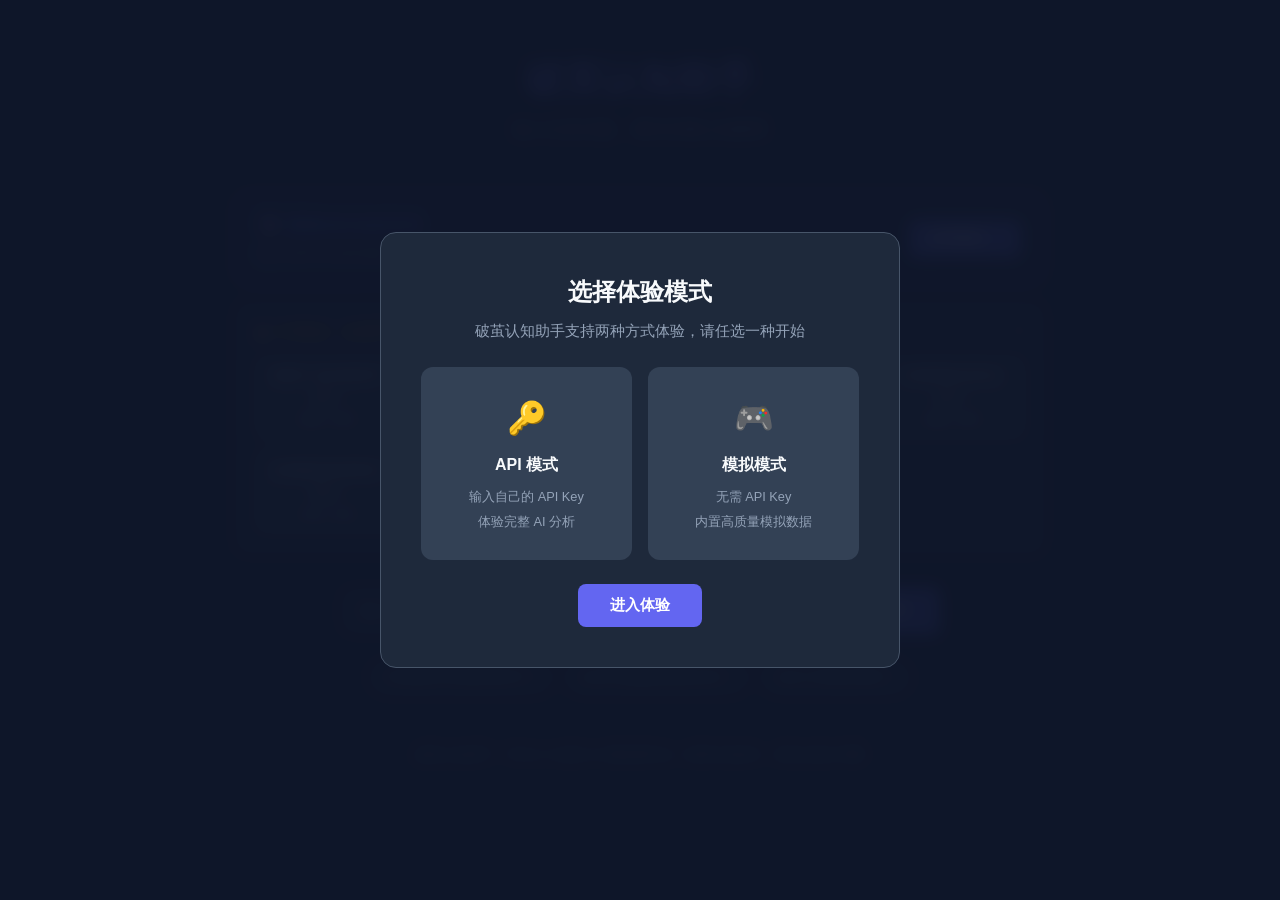
<file: vendor/cocoon-breaker-original/source_cdd042dba34f/index.html>
<!DOCTYPE html>
<html lang="zh-CN">
<head>
<meta charset="UTF-8">
<meta name="viewport" content="width=device-width, initial-scale=1.0">
<title>破茧认知助手 - 打破信息茧房</title>
<style>
:root {
  --bg: #0f172a;
  --bg2: #1e293b;
  --bg3: #334155;
  --ink: #f8fafc;
  --muted: #94a3b8;
  --rule: #475569;
  --accent: #6366f1;
  --accent2: #f59e0b;
  --success: #10b981;
  --danger: #ef4444;
  --info: #38bdf8;
  --card-bg: rgba(30, 41, 59, 0.8);
}

* { margin: 0; padding: 0; box-sizing: border-box; }

body {
  font-family: -apple-system, BlinkMacSystemFont, 'Segoe UI', 'PingFang SC', 'Microsoft YaHei', sans-serif;
  background: var(--bg);
  color: var(--ink);
  min-height: 100vh;
  line-height: 1.6;
}

/* ---- Mode Selection Modal ---- */
.modal-overlay {
  position: fixed; inset: 0;
  background: rgba(15, 23, 42, 0.95);
  display: flex; align-items: center; justify-content: center;
  z-index: 1000;
  backdrop-filter: blur(8px);
}
.modal-overlay.hidden { display: none; }

.modal {
  background: var(--bg2);
  border: 1px solid var(--rule);
  border-radius: 16px;
  padding: 2.5rem;
  max-width: 520px;
  width: 90%;
  text-align: center;
}
.modal h2 { font-size: 1.5rem; margin-bottom: 0.5rem; }
.modal p { color: var(--muted); margin-bottom: 1.5rem; font-size: 0.95rem; }

.mode-cards {
  display: grid;
  grid-template-columns: 1fr 1fr;
  gap: 1rem;
  margin-bottom: 1.5rem;
}
.mode-card {
  background: var(--bg3);
  border: 2px solid transparent;
  border-radius: 12px;
  padding: 1.5rem 1rem;
  cursor: pointer;
  transition: all 0.3s;
}
.mode-card:hover { border-color: var(--accent); transform: translateY(-2px); }
.mode-card .icon { font-size: 2rem; margin-bottom: 0.5rem; }
.mode-card h3 { font-size: 1rem; margin-bottom: 0.3rem; }
.mode-card span { font-size: 0.8rem; color: var(--muted); }

.api-input-group {
  display: none;
  text-align: left;
  margin-bottom: 1rem;
}
.api-input-group.active { display: block; }
.api-input-group label { display: block; font-size: 0.85rem; color: var(--muted); margin-bottom: 0.3rem; }
.api-input-group input {
  width: 100%;
  padding: 0.6rem 0.8rem;
  background: var(--bg);
  border: 1px solid var(--rule);
  border-radius: 8px;
  color: var(--ink);
  font-size: 0.9rem;
  margin-bottom: 0.8rem;
}
.api-input-group input:focus { outline: none; border-color: var(--accent); }

.btn {
  display: inline-block;
  padding: 0.7rem 2rem;
  background: var(--accent);
  color: #fff;
  border: none;
  border-radius: 8px;
  font-size: 0.95rem;
  font-weight: 600;
  cursor: pointer;
  transition: opacity 0.2s;
}
.btn:hover { opacity: 0.9; }
.btn-secondary {
  background: transparent;
  border: 1px solid var(--rule);
  color: var(--muted);
  margin-left: 0.5rem;
}
.btn-secondary:hover { border-color: var(--accent); color: var(--ink); }
.btn-danger {
  background: transparent;
  border: 1px solid var(--danger);
  color: var(--danger);
}
.btn-danger:hover { background: rgba(239, 68, 68, 0.1); }

.mode-badge {
  position: fixed;
  top: 1rem; right: 1rem;
  padding: 0.3rem 0.8rem;
  border-radius: 999px;
  font-size: 0.75rem;
  font-weight: 600;
  z-index: 100;
  background: var(--bg2);
  border: 1px solid var(--rule);
}
.mode-badge.api { border-color: var(--accent); color: var(--accent); }
.mode-badge.sim { border-color: var(--accent2); color: var(--accent2); }

/* ---- Header ---- */
header {
  text-align: center;
  padding: 3rem 1.5rem 1.5rem;
}
header h1 {
  font-size: 2.4rem;
  font-weight: 800;
  background: linear-gradient(135deg, var(--accent) 0%, #a78bfa 100%);
  -webkit-background-clip: text;
  -webkit-text-fill-color: transparent;
  background-clip: text;
  margin-bottom: 0.5rem;
}
header .subtitle { color: var(--muted); font-size: 1.05rem; }

/* ---- Container ---- */
.container {
  max-width: 860px;
  margin: 0 auto;
  padding: 0 1.5rem 4rem;
}

/* ---- Hot Topics ---- */
.hot-topics {
  margin: 1rem 0 2rem;
  padding: 1.2rem;
  background: var(--bg2);
  border: 1px solid var(--rule);
  border-radius: 12px;
  transition: all 0.3s;
}
.hot-topics.collapsed {
  padding: 0.8rem 1.2rem;
}
.hot-topics.collapsed .hot-topics-grid {
  display: none;
}
.hot-topics-label {
  font-size: 0.8rem;
  color: var(--accent2);
  font-weight: 700;
  text-transform: uppercase;
  letter-spacing: 0.05em;
  margin-bottom: 0.8rem;
  display: flex;
  align-items: center;
  justify-content: space-between;
  cursor: pointer;
}
.hot-topics-label .toggle-icon {
  color: var(--muted);
  font-size: 0.75rem;
  transition: transform 0.2s;
}
.hot-topics.collapsed .toggle-icon {
  transform: rotate(-90deg);
}
.hot-topics-grid {
  display: grid;
  grid-template-columns: repeat(auto-fill, minmax(140px, 1fr));
  gap: 0.6rem;
}
.hot-topic-chip {
  padding: 0.6rem 0.8rem;
  background: var(--bg3);
  border: 1px solid var(--rule);
  border-radius: 8px;
  font-size: 0.85rem;
  color: var(--ink);
  cursor: pointer;
  transition: all 0.2s;
  text-align: center;
}
.hot-topic-chip:hover { border-color: var(--accent); background: rgba(99, 102, 241, 0.1); }
.hot-topic-chip .ht-tag {
  display: block;
  font-size: 0.7rem;
  color: var(--muted);
  margin-top: 0.15rem;
}

/* ---- Input Section ---- */
.input-section {
  text-align: center;
  margin: 1.5rem 0;
}
.topic-input-wrap {
  display: flex;
  gap: 0.75rem;
  max-width: 600px;
  margin: 0 auto 1.5rem;
}
.topic-input-wrap input {
  flex: 1;
  padding: 0.9rem 1.2rem;
  background: var(--bg2);
  border: 1px solid var(--rule);
  border-radius: 12px;
  color: var(--ink);
  font-size: 1rem;
  transition: border-color 0.2s;
}
.topic-input-wrap input:focus { outline: none; border-color: var(--accent); }
.topic-input-wrap input::placeholder { color: var(--muted); }

.examples {
  display: flex;
  flex-wrap: wrap;
  gap: 0.5rem;
  justify-content: center;
}
.example-chip {
  padding: 0.4rem 1rem;
  background: var(--bg2);
  border: 1px solid var(--rule);
  border-radius: 999px;
  font-size: 0.85rem;
  color: var(--muted);
  cursor: pointer;
  transition: all 0.2s;
}
.example-chip:hover { border-color: var(--accent); color: var(--accent); }

/* ---- Analysis Area (pipeline + results in one page) ---- */
.analysis-area {
  display: none;
}
.analysis-area.active { display: block; }

.analysis-header {
  display: flex;
  align-items: center;
  justify-content: space-between;
  margin-bottom: 1rem;
  flex-wrap: wrap;
  gap: 0.5rem;
}
.analysis-header h3 {
  font-size: 1.1rem;
  font-weight: 600;
}
.analysis-header .topic-display {
  color: var(--accent);
  font-weight: 600;
}

.stop-bar {
  display: flex;
  gap: 0.5rem;
  margin-bottom: 1rem;
}

/* ---- Agent Pipeline ---- */
.agent-timeline {
  display: flex;
  flex-direction: column;
  gap: 0.8rem;
  margin-bottom: 2rem;
}

.agent-item {
  background: var(--bg2);
  border: 1px solid var(--rule);
  border-radius: 12px;
  overflow: hidden;
  transition: all 0.3s;
}
.agent-item.active {
  border-color: var(--accent);
  box-shadow: 0 0 15px rgba(99, 102, 241, 0.2);
}
.agent-item.done { border-color: var(--success); }

.agent-header {
  display: flex;
  align-items: center;
  gap: 0.75rem;
  padding: 1rem 1.2rem;
  cursor: pointer;
  transition: background 0.2s;
}
.agent-header:hover { background: rgba(99, 102, 241, 0.05); }

.agent-status {
  width: 28px; height: 28px;
  border-radius: 50%;
  display: flex;
  align-items: center;
  justify-content: center;
  font-size: 0.85rem;
  flex-shrink: 0;
  border: 2px solid var(--rule);
  color: var(--muted);
}
.agent-status.waiting { border-color: var(--rule); }
.agent-status.running {
  border-color: var(--accent);
  color: var(--accent);
  animation: spin 1s linear infinite;
}
@keyframes spin { from { transform: rotate(0deg); } to { transform: rotate(360deg); } }
.agent-status.complete {
  border-color: var(--success);
  background: rgba(16, 185, 129, 0.15);
  color: var(--success);
}

.agent-info { flex: 1; }
.agent-info .agent-name { font-weight: 600; font-size: 0.95rem; }
.agent-info .agent-desc { font-size: 0.8rem; color: var(--muted); }

.agent-thought {
  display: none;
  padding: 0 1.2rem 1rem;
  border-top: 1px solid rgba(71, 85, 105, 0.3);
}
.agent-thought.open { display: block; }

.thought-content {
  background: var(--bg);
  border-radius: 8px;
  padding: 1rem;
  font-size: 0.88rem;
  line-height: 1.7;
  color: #e2e8f0;
}
.thought-content ul {
  padding-left: 1.2rem;
  margin: 0.3rem 0;
}
.thought-content li { margin-bottom: 0.25rem; }

/* ---- Source Links ---- */
.source-list { margin-top: 0.5rem; }
.source-item {
  display: flex;
  align-items: center;
  gap: 0.5rem;
  padding: 0.4rem 0;
  font-size: 0.82rem;
  border-bottom: 1px solid rgba(71, 85, 105, 0.2);
}
.source-item:last-child { border-bottom: none; }
.source-cred {
  padding: 0.15rem 0.5rem;
  border-radius: 4px;
  font-size: 0.7rem;
  font-weight: 600;
  flex-shrink: 0;
}
.cred-high { background: rgba(16, 185, 129, 0.2); color: var(--success); }
.cred-mid { background: rgba(245, 158, 11, 0.2); color: var(--accent2); }
.cred-low { background: rgba(239, 68, 68, 0.2); color: var(--danger); }

.source-link {
  color: var(--info);
  text-decoration: none;
  cursor: pointer;
  transition: opacity 0.2s;
}
.source-link:hover {
  text-decoration: underline;
  opacity: 0.8;
}
.source-link::after {
  content: ' ↗';
  font-size: 0.7rem;
  opacity: 0.6;
}
.source-link.unverified {
  color: var(--muted);
  cursor: help;
}
.source-link.unverified::after {
  content: ' (模拟数据)';
  font-size: 0.7rem;
  opacity: 0.5;
}

/* ---- Result Section (now inline below pipeline) ---- */
.result-section-inline {
  display: none;
  margin-top: 2rem;
  padding-top: 2rem;
  border-top: 2px solid var(--rule);
}
.result-section-inline.active { display: block; }

.result-header-inline {
  margin-bottom: 1.5rem;
}
.result-header-inline h2 {
  font-size: 1.2rem;
  margin-bottom: 0.3rem;
}
.result-header-inline .result-topic {
  color: var(--accent);
  font-weight: 600;
}
.result-header-inline .result-note {
  font-size: 0.8rem;
  color: var(--muted);
  margin-top: 0.3rem;
}

.result-grid {
  display: grid;
  grid-template-columns: 1fr 1fr;
  gap: 1rem;
  margin-bottom: 1rem;
}
.result-card {
  background: var(--card-bg);
  border: 1px solid var(--rule);
  border-radius: 14px;
  padding: 1.2rem;
  backdrop-filter: blur(10px);
}
.result-card .card-label {
  display: flex;
  align-items: center;
  gap: 0.4rem;
  font-size: 0.8rem;
  font-weight: 700;
  text-transform: uppercase;
  letter-spacing: 0.05em;
  margin-bottom: 0.6rem;
}
.result-card .card-content {
  font-size: 0.92rem;
  line-height: 1.7;
  color: #e2e8f0;
}
.result-card .card-content ul {
  padding-left: 1.2rem;
  margin: 0;
}
.result-card .card-content li { margin-bottom: 0.3rem; }

.label-consensus { color: var(--success); }
.label-disagree { color: var(--danger); }
.label-blindspot { color: var(--accent2); }
.label-sources { color: var(--info); }

.blindspot-card {
  grid-column: 1 / -1;
  background: linear-gradient(135deg, rgba(245, 158, 11, 0.1) 0%, rgba(245, 158, 11, 0.05) 100%);
  border-color: var(--accent2);
}

.credibility-tags {
  display: flex;
  flex-wrap: wrap;
  gap: 0.4rem;
  margin-top: 0.8rem;
}
.cred-tag {
  padding: 0.2rem 0.6rem;
  border-radius: 6px;
  font-size: 0.75rem;
  font-weight: 600;
}

.action-bar {
  display: flex;
  gap: 0.75rem;
  justify-content: center;
  margin-top: 2rem;
}

.disclaimer {
  text-align: center;
  color: var(--muted);
  font-size: 0.8rem;
  margin-top: 2rem;
  padding: 1rem;
  border-top: 1px solid var(--rule);
}

/* ---- Source Verify Warning ---- */
.verify-banner {
  background: rgba(245, 158, 11, 0.1);
  border: 1px solid var(--accent2);
  border-radius: 8px;
  padding: 0.6rem 1rem;
  font-size: 0.8rem;
  color: var(--accent2);
  margin-bottom: 1rem;
  display: flex;
  align-items: center;
  gap: 0.5rem;
}

/* ---- Cocoon Check Entry ---- */
.cocoon-entry {
  margin: 1.5rem 0 1rem;
  padding: 1.2rem 1.5rem;
  background: linear-gradient(135deg, rgba(99,102,241,0.15) 0%, rgba(167,139,250,0.08) 100%);
  border: 1px solid var(--accent);
  border-radius: 14px;
  display: flex;
  align-items: center;
  justify-content: space-between;
  gap: 1rem;
  cursor: pointer;
  transition: all 0.3s;
}
.cocoon-entry:hover {
  transform: translateY(-2px);
  box-shadow: 0 8px 24px rgba(99,102,241,0.15);
}
.cocoon-entry-text { flex: 1; }
.cocoon-entry-text h3 {
  font-size: 1.05rem;
  font-weight: 700;
  margin-bottom: 0.25rem;
  color: var(--accent);
}
.cocoon-entry-text p {
  font-size: 0.85rem;
  color: var(--muted);
}
.cocoon-entry-btn {
  padding: 0.5rem 1.2rem;
  background: var(--accent);
  color: #fff;
  border-radius: 8px;
  font-size: 0.85rem;
  font-weight: 600;
  flex-shrink: 0;
}

/* ---- Cocoon Modal ---- */
.cocoon-modal-overlay {
  position: fixed; inset: 0;
  background: rgba(15, 23, 42, 0.95);
  display: none;
  align-items: center;
  justify-content: center;
  z-index: 1001;
  backdrop-filter: blur(8px);
  padding: 1rem;
}
.cocoon-modal-overlay.active { display: flex; }
.cocoon-modal {
  background: var(--bg2);
  border: 1px solid var(--rule);
  border-radius: 16px;
  padding: 2rem;
  max-width: 520px;
  width: 100%;
  max-height: 90vh;
  overflow-y: auto;
}
.cocoon-modal h2 {
  font-size: 1.3rem;
  margin-bottom: 0.5rem;
  background: linear-gradient(135deg, var(--accent) 0%, #a78bfa 100%);
  -webkit-background-clip: text;
  -webkit-text-fill-color: transparent;
  background-clip: text;
}
.cocoon-modal .desc { color: var(--muted); font-size: 0.9rem; margin-bottom: 1.5rem; }
.cocoon-form-group { margin-bottom: 1.2rem; }
.cocoon-form-group label {
  display: block;
  font-size: 0.85rem;
  font-weight: 600;
  margin-bottom: 0.4rem;
  color: var(--ink);
}
.cocoon-form-group input,
.cocoon-form-group textarea {
  width: 100%;
  padding: 0.7rem 0.9rem;
  background: var(--bg);
  border: 1px solid var(--rule);
  border-radius: 10px;
  color: var(--ink);
  font-size: 0.9rem;
  transition: border-color 0.2s;
}
.cocoon-form-group input:focus,
.cocoon-form-group textarea:focus { outline: none; border-color: var(--accent); }
.cocoon-form-group textarea { min-height: 60px; resize: vertical; }
.cocoon-form-group .hint { font-size: 0.75rem; color: var(--muted); margin-top: 0.3rem; }

/* ---- Cocoon Result ---- */
.cocoon-result { display: none; }
.cocoon-result.active { display: block; }
.score-grid {
  display: grid;
  grid-template-columns: repeat(3, 1fr);
  gap: 1rem;
  margin: 1.5rem 0;
}
.score-item {
  background: var(--bg);
  border: 1px solid var(--rule);
  border-radius: 12px;
  padding: 1rem;
  text-align: center;
}
.score-ring {
  width: 72px; height: 72px;
  border-radius: 50%;
  display: flex; align-items: center; justify-content: center;
  font-size: 1.2rem; font-weight: 700;
  margin: 0 auto 0.5rem;
  border: 3px solid var(--rule);
  position: relative;
  background: var(--bg);
  transition: all 0.5s ease;
}
.score-ring::before {
  content: '';
  position: absolute;
  inset: -6px;
  border-radius: 50%;
  border: 2px solid transparent;
  transition: all 0.5s ease;
}
.score-ring.good {
  border-color: var(--success);
  color: var(--success);
  box-shadow: 0 0 12px rgba(16, 185, 129, 0.25), inset 0 0 8px rgba(16, 185, 129, 0.1);
}
.score-ring.good::before { border-color: rgba(16, 185, 129, 0.3); }
.score-ring.warn {
  border-color: var(--accent2);
  color: var(--accent2);
  box-shadow: 0 0 12px rgba(245, 158, 11, 0.25), inset 0 0 8px rgba(245, 158, 11, 0.1);
}
.score-ring.warn::before { border-color: rgba(245, 158, 11, 0.3); }
.score-ring.danger {
  border-color: var(--danger);
  color: var(--danger);
  box-shadow: 0 0 12px rgba(239, 68, 68, 0.25), inset 0 0 8px rgba(239, 68, 68, 0.1);
}
.score-ring.danger::before { border-color: rgba(239, 68, 68, 0.3); }

@keyframes ringPulse {
  0%, 100% { transform: scale(1); }
  50% { transform: scale(1.05); }
}
.score-ring {
  animation: ringPulse 2s ease-in-out infinite;
}
.score-label { font-size: 0.8rem; color: var(--muted); }

.cocoon-diagnosis {
  background: linear-gradient(135deg, rgba(99,102,241,0.1) 0%, rgba(167,139,250,0.05) 100%);
  border: 1px solid var(--accent);
  border-radius: 12px;
  padding: 1rem 1.2rem;
  margin: 1rem 0;
  font-size: 0.92rem;
  line-height: 1.7;
}
.cocoon-diagnosis strong { color: var(--accent); }

/* ---- Bias Cards ---- */
.bias-section { margin-top: 1.5rem; }
.bias-section-title {
  font-size: 0.85rem;
  font-weight: 700;
  color: var(--accent2);
  text-transform: uppercase;
  letter-spacing: 0.05em;
  margin-bottom: 0.8rem;
}
.bias-cards {
  display: grid;
  grid-template-columns: 1fr 1fr;
  gap: 0.75rem;
}
.bias-card {
  background: var(--bg);
  border: 1px solid var(--rule);
  border-radius: 10px;
  padding: 1rem;
  transition: all 0.2s;
}
.bias-card:hover { border-color: var(--accent2); }
.bias-card .bias-name {
  font-weight: 700;
  font-size: 0.9rem;
  color: var(--accent2);
  margin-bottom: 0.3rem;
}
.bias-card .bias-desc {
  font-size: 0.82rem;
  color: var(--muted);
  line-height: 1.6;
}
.bias-card .bias-example {
  margin-top: 0.5rem;
  padding-top: 0.5rem;
  border-top: 1px solid rgba(71,85,105,0.3);
  font-size: 0.78rem;
  color: #e2e8f0;
  font-style: italic;
}

/* ---- Spectrum Bar ---- */
.spectrum-section { margin-top: 1.5rem; }
.spectrum-title {
  font-size: 0.85rem;
  font-weight: 700;
  color: var(--info);
  text-transform: uppercase;
  letter-spacing: 0.05em;
  margin-bottom: 0.8rem;
}
.spectrum-bar {
  display: flex;
  height: 36px;
  border-radius: 8px;
  overflow: hidden;
  margin-bottom: 1rem;
}
.spectrum-seg {
  display: flex;
  align-items: center;
  justify-content: center;
  font-size: 0.75rem;
  font-weight: 600;
  color: #fff;
  position: relative;
}
.spectrum-seg.left { background: linear-gradient(90deg, #ef4444, #f87171); }
.spectrum-seg.center { background: linear-gradient(90deg, #6366f1, #8b5cf6); }
.spectrum-seg.right { background: linear-gradient(90deg, #10b981, #34d399); }
.spectrum-seg.blind { background: linear-gradient(90deg, #475569, #64748b); }

.spectrum-legend {
  display: grid;
  grid-template-columns: 1fr 1fr;
  gap: 0.6rem;
}
.spectrum-legend-item {
  background: var(--bg);
  border: 1px solid var(--rule);
  border-radius: 8px;
  padding: 0.7rem 0.8rem;
  font-size: 0.82rem;
}
.spectrum-legend-item .leg-label {
  font-weight: 600;
  margin-bottom: 0.2rem;
}
.spectrum-legend-item .leg-points {
  color: var(--muted);
  font-size: 0.78rem;
  line-height: 1.5;
}

@media (max-width: 640px) {
  header h1 { font-size: 1.8rem; }
  .mode-cards { grid-template-columns: 1fr; }
  .result-grid { grid-template-columns: 1fr; }
  .topic-input-wrap { flex-direction: column; }
  .topic-input-wrap button { width: 100%; }
  .hot-topics-grid { grid-template-columns: 1fr 1fr; }
  .analysis-header { flex-direction: column; align-items: flex-start; }
  .cocoon-entry { flex-direction: column; text-align: center; }
  .cocoon-entry-btn { width: 100%; }
  .bias-cards { grid-template-columns: 1fr; }
  .spectrum-legend { grid-template-columns: 1fr; }
  .score-grid { grid-template-columns: 1fr; }
  .product-row { flex-direction: column; }
}

/* ---- Self-Reflection Mirror Agent ---- */
.mirror-section {
  margin-top: 2rem;
  padding: 1.5rem;
  background: linear-gradient(135deg, rgba(99,102,241,0.08), rgba(245,158,11,0.06));
  border: 1px solid rgba(99,102,241,0.25);
  border-radius: 16px;
}
.mirror-header {
  display: flex;
  align-items: center;
  gap: 0.75rem;
  margin-bottom: 1rem;
}
.mirror-header h3 {
  font-size: 1.15rem;
  background: linear-gradient(135deg, var(--accent), var(--accent2));
  -webkit-background-clip: text;
  -webkit-text-fill-color: transparent;
  background-clip: text;
}
.mirror-header .mirror-badge {
  font-size: 0.7rem;
  padding: 0.15rem 0.5rem;
  background: var(--accent);
  color: #fff;
  border-radius: 999px;
  font-weight: 600;
}
.mirror-desc {
  color: var(--muted);
  font-size: 0.88rem;
  margin-bottom: 1rem;
  line-height: 1.5;
}
.mirror-input-area {
  display: flex;
  gap: 0.75rem;
  align-items: flex-end;
}
.mirror-input-area textarea {
  flex: 1;
  min-height: 80px;
  padding: 0.85rem;
  background: var(--bg);
  border: 1px solid var(--rule);
  border-radius: 12px;
  color: var(--ink);
  font-size: 0.92rem;
  font-family: inherit;
  resize: vertical;
  transition: border-color 0.2s;
  line-height: 1.6;
}
.mirror-input-area textarea:focus {
  outline: none;
  border-color: var(--accent);
  box-shadow: 0 0 0 3px rgba(99,102,241,0.15);
}
.mirror-input-area textarea::placeholder {
  color: var(--muted);
  opacity: 0.6;
}
.btn-mirror {
  padding: 0.7rem 1.3rem;
  background: linear-gradient(135deg, var(--accent), #818cf8);
  color: #fff;
  border: none;
  border-radius: 12px;
  font-size: 0.92rem;
  font-weight: 600;
  cursor: pointer;
  white-space: nowrap;
  transition: all 0.2s;
  height: fit-content;
}
.btn-mirror:hover { transform: translateY(-1px); box-shadow: 0 4px 15px rgba(99,102,241,0.35); }
.btn-mirror:disabled { opacity: 0.5; cursor: not-allowed; transform: none; box-shadow: none; }

.mirror-result {
  margin-top: 1.25rem;
  animation: fadeSlideUp 0.5s ease;
}
.mirror-grid {
  display: grid;
  grid-template-columns: 1fr;
  gap: 1rem;
}
.mirror-card {
  background: var(--card-bg);
  border: 1px solid var(--rule);
  border-radius: 12px;
  padding: 1.15rem;
}
.mirror-card-label {
  font-size: 0.88rem;
  font-weight: 700;
  margin-bottom: 0.65rem;
  display: flex;
  align-items: center;
  gap: 0.4rem;
}
.mirror-card-content {
  font-size: 0.9rem;
  color: var(--ink);
  line-height: 1.65;
}
.mirror-card-content ul {
  padding-left: 1.2rem;
  margin-top: 0.4rem;
}
.mirror-card-content li {
  margin-bottom: 0.35rem;
}

/* Mirror spectrum marker */
.mirror-spectrum-bar {
  position: relative;
  height: 32px;
  border-radius: 8px;
  overflow: visible;
  margin: 0.75rem 0;
}
.mirror-spectrum-marker {
  position: absolute;
  top: -6px;
  width: 20px;
  height: 20px;
  background: #fff;
  border: 3px solid var(--accent2);
  border-radius: 50%;
  transform: translateX(-50%);
  box-shadow: 0 2px 8px rgba(0,0,0,0.4);
  z-index: 2;
  transition: left 0.6s cubic-bezier(0.34, 1.56, 0.64, 1);
}
.mirror-spectrum-marker::after {
  content: '你的位置';
  position: absolute;
  top: -22px;
  left: 50%;
  transform: translateX(-50%);
  font-size: 0.65rem;
  color: var(--accent2);
  white-space: nowrap;
  font-weight: 600;
}

/* Bias match tags */
.bias-match {
  display: inline-flex;
  align-items: center;
  gap: 0.35rem;
  padding: 0.35rem 0.7rem;
  margin: 0.25rem 0.2rem;
  border-radius: 8px;
  font-size: 0.82rem;
  font-weight: 600;
}
.bias-match.high { background: rgba(239,68,68,0.15); color: #f87171; border: 1px solid rgba(239,68,68,0.3); }
.bias-match.mid { background: rgba(245,158,11,0.15); color: #fbbf24; border: 1px solid rgba(245,158,11,0.3); }
.bias-match.low { background: rgba(16,185,129,0.15); color: #34d399; border: 1px solid rgba(16,185,129,0.3); }
</style>
</head>
<body>

<!-- Mode Selection Modal -->
<div class="modal-overlay" id="modeModal">
  <div class="modal">
    <h2>选择体验模式</h2>
    <p>破茧认知助手支持两种方式体验，请任选一种开始</p>
    <div class="mode-cards">
      <div class="mode-card" onclick="selectMode('api')">
        <div class="icon">🔑</div>
        <h3>API 模式</h3>
        <span>输入自己的 API Key<br>体验完整 AI 分析</span>
      </div>
      <div class="mode-card" onclick="selectMode('sim')">
        <div class="icon">🎮</div>
        <h3>模拟模式</h3>
        <span>无需 API Key<br>内置高质量模拟数据</span>
      </div>
    </div>
    <div class="api-input-group" id="apiInputs">
      <label>API Base URL（可选，默认 OpenAI）</label>
      <input type="text" id="apiBase" placeholder="https://api.openai.com/v1" value="">
      <label>API Key</label>
      <input type="password" id="apiKey" placeholder="sk-...">
      <label>模型名称</label>
      <input type="text" id="apiModel" placeholder="gpt-4o / deepseek-chat / glm-4" value="gpt-4o">
    </div>
    <button class="btn" id="confirmBtn" onclick="confirmMode()">进入体验</button>
    <button class="btn btn-secondary" id="backBtn" style="display:none" onclick="backToSelect()">返回</button>
  </div>
</div>

<!-- Mode Badge -->
<div class="mode-badge" id="modeBadge" style="display:none">模式</div>

<!-- Cocoon Check Modal -->
<div class="cocoon-modal-overlay" id="cocoonModal">
  <div class="cocoon-modal">
    <h2>🔮 信息茧房自检</h2>
    <p class="desc">回答下面 3 个问题，我们发现你的认知盲区和可能的偏差类型</p>

    <div id="cocoonForm">
      <div class="cocoon-form-group">
        <label>1. 你最近最常关注的 3 个话题领域</label>
        <textarea id="cocoonTopics" placeholder="例如：科技数码、国际政治、投资理财"></textarea>
        <div class="hint">用顿号或逗号分隔，领域越单一，茧房风险越高</div>
      </div>
      <div class="cocoon-form-group">
        <label>2. 你主要通过哪些渠道获取信息</label>
        <textarea id="cocoonChannels" placeholder="例如：抖音、知乎、微信公众号、微博"></textarea>
        <div class="hint">渠道越集中，信息同质化风险越高</div>
      </div>
      <div class="cocoon-form-group">
        <label>3. 你对大多数社会话题的立场倾向</label>
        <select id="cocoonStance" style="width:100%;padding:0.7rem 0.9rem;background:var(--bg);border:1px solid var(--rule);border-radius:10px;color:var(--ink);font-size:0.9rem;">
          <option value="neutral">不太好说 / 因话题而异</option>
          <option value="progressive">偏进步 / 偏左</option>
          <option value="conservative">偏保守 / 偏右</option>
          <option value="apolitical">不太关心政治</option>
        </select>
      </div>
      <div style="display:flex;gap:0.75rem;justify-content:center;margin-top:1.5rem;">
        <button class="btn" onclick="generateCocoonProfile()">生成画像</button>
        <button class="btn btn-secondary" onclick="closeCocoonCheck()">取消</button>
      </div>
    </div>

    <div class="cocoon-result" id="cocoonResult">
      <div class="score-grid" id="scoreGrid"></div>
      <div class="cocoon-diagnosis" id="cocoonDiagnosis"></div>
      <div style="margin-top:1rem;padding:1rem;background:var(--bg);border-radius:10px;border:1px solid var(--rule);">
        <div style="font-weight:600;font-size:0.9rem;margin-bottom:0.5rem;">💡 为你推荐 · 一键破茧</div>
        <div id="cocoonRecommend" style="font-size:0.85rem;color:var(--muted);line-height:1.7;"></div>
      </div>
      <div style="display:flex;gap:0.75rem;justify-content:center;margin-top:1.5rem;">
        <button class="btn" onclick="closeCocoonCheck()">完成</button>
        <button class="btn btn-secondary" onclick="resetCocoonForm()">重新测试</button>
      </div>
    </div>
  </div>
</div>

<!-- Header -->
<header>
  <h1>破茧认知助手</h1>
  <p class="subtitle">输入任意话题，看到完整认知图景</p>
</header>

<div class="container">

  <!-- Cocoon Self-Check Entry -->
  <div class="cocoon-entry" onclick="openCocoonCheck()">
    <div class="cocoon-entry-text">
      <h3>🔮 测测你的信息茧房</h3>
      <p>输入你常关注的话题，发现你的认知盲区 · 只需 30 秒</p>
    </div>
    <div class="cocoon-entry-btn">立即测试 →</div>
  </div>

  <!-- Hot Topics -->
  <div class="hot-topics" id="hotTopics">
    <div class="hot-topics-label" onclick="toggleHotTopics()">
      <span>🔥 今日热点 · 点击即可分析</span>
      <span class="toggle-icon">▼</span>
    </div>
    <div class="hot-topics-grid">
      <div class="hot-topic-chip" onclick="setTopic('德国工业到底强不强？')">
        德国工业到底强不强？
        <span class="ht-tag">国际 · 科技</span>
      </div>
      <div class="hot-topic-chip" onclick="setTopic('素食真的比肉食更健康吗？')">
        素食真的比肉食更健康吗？
        <span class="ht-tag">健康 · 生活</span>
      </div>
      <div class="hot-topic-chip" onclick="setTopic('AI会取代程序员吗？')">
        AI会取代程序员吗？
        <span class="ht-tag">科技 · 职场</span>
      </div>
      <div class="hot-topic-chip" onclick="setTopic('电动车真的环保吗？')">
        电动车真的环保吗？
        <span class="ht-tag">环保 · 科技</span>
      </div>
      <div class="hot-topic-chip" onclick="setTopic('转基因食品安全吗？')">
        转基因食品安全吗？
        <span class="ht-tag">健康 · 科技</span>
      </div>
      <div class="hot-topic-chip" onclick="setTopic('短视频是精神鸦片吗？')">
        短视频是精神鸦片吗？
        <span class="ht-tag">社会 · 文化</span>
      </div>
      <div class="hot-topic-chip" onclick="setTopic('国家发展应该先政治还是先经济？')">
        国家发展应该先政治还是先经济？
        <span class="ht-tag">政治 · 历史</span>
      </div>
    </div>
  </div>

  <!-- Input State -->
  <div class="input-section" id="inputSection">
    <div class="topic-input-wrap">
      <input type="text" id="topicInput" placeholder="输入你想了解的话题，或点击上方热点">
      <button class="btn" onclick="startAnalysis()">开始分析</button>
    </div>
    <div class="examples">
      <span class="example-chip" onclick="setTopic('中医是科学还是伪科学？')">中医是科学还是伪科学？</span>
      <span class="example-chip" onclick="setTopic('比特币是骗局还是未来？')">比特币是骗局还是未来？</span>
      <span class="example-chip" onclick="setTopic('996工作制合理吗？')">996工作制合理吗？</span>
    </div>
  </div>

  <!-- Analysis Area: Pipeline + Results on same page -->
  <div class="analysis-area" id="analysisArea">
    <div class="analysis-header">
      <div>
        <h3>多 Agent 分析流水线</h3>
        <div class="topic-display" id="analysisTopic"></div>
      </div>
    </div>

    <div class="stop-bar" id="stopBar">
      <button class="btn btn-danger" onclick="stopAnalysis()">⏹ 停止分析</button>
      <button class="btn btn-secondary" onclick="changeMode()">切换模式</button>
    </div>

    <div class="agent-timeline" id="agentTimeline"></div>

    <!-- Result Section: Inline below pipeline -->
    <div class="result-section-inline" id="resultSectionInline">
      <div class="result-header-inline">
        <h2>📊 结构化分析报告</h2>
        <div class="result-topic" id="resultTopic"></div>
        <div class="result-note">基于上方 4 个 Agent 的分析结果生成 · 建议点击展开每个 Agent 查看详细推理过程</div>
      </div>

      <div class="verify-banner" id="verifyBanner">
        ⚠️ 以下为模拟演示数据，信源链接仅供示意。使用 API 模式可获取真实可点击的信源链接。
      </div>

      <div class="result-grid" id="resultGrid"></div>

      <!-- Self-Reflection Mirror Agent -->
      <div class="mirror-section" id="mirrorSection">
        <div class="mirror-header">
          <h3>🪞 自我认知镜</h3>
          <span class="mirror-badge">第5个Agent</span>
        </div>
        <div class="mirror-desc">
          看完上方分析报告后，输入你对该话题的个人看法、立场和判断依据。第5个Agent将对照立场光谱和认知偏差库，帮你发现自己可能忽略的角度。
        </div>
        <div class="mirror-input-area">
          <textarea id="mirrorInput" placeholder="例如：我认为转基因食品是不安全的，因为自然界的东西才是最好的，而且欧洲很多国家都禁止了转基因..."></textarea>
          <button class="btn-mirror" id="mirrorBtn" onclick="runMirrorAgent()">照一照</button>
        </div>
        <div class="mirror-result" id="mirrorResult" style="display:none;">
          <div class="mirror-grid" id="mirrorGrid"></div>
        </div>
      </div>

      <div class="action-bar">
        <button class="btn" onclick="resetApp()">分析新话题</button>
      </div>
    </div>
  </div>

  <div class="disclaimer">
    破茧认知助手 · TRAE AI 创造力大赛参赛作品 · 结果仅供参考，请结合独立判断
  </div>
</div>

<script>
// ==================== Configuration ====================
let currentMode = null;
let apiConfig = { base: '', key: '', model: 'gpt-4o' };
let isRunning = false;
let abortController = null;

// ==================== Prompt Templates (Core Assets) ====================
const PROMPT_TEMPLATES = {
  search: `你是一位信息搜集专家。针对用户话题，从以下维度搜集关键信息：
1. 官方数据与统计
2. 学术研究观点
3. 行业报告与分析
4. 主流媒体观点
5. 反对/质疑声音
6. 国际视角

要求：
- 每个维度列出2-3条关键事实
- 标注信息来源类型
- 不遗漏重要反对意见
- 用中文输出，使用<ul><li>格式`,

  label: `你是一位信源可信度分析师。以下是对某话题的多源信息，请逐条分析：

对每条信息标注：
1. 信源类型（官方数据/学术期刊/行业报告/媒体报道/自媒体/个人意见）
2. 观点偏向（支持/反对/中立）
3. 证据强度（高/中/低）
4. 可能存在的偏见

要求：
- 用表格或列表形式输出
- 对低可信度信源说明原因
- 用中文输出`,

  blindspot: `你是一位认知审计专家。基于以下已收集和分析的信息，请回答：

1. 哪些重要信息维度是缺失的？（列出3个）
2. 用户最容易产生的3个认知偏差是什么？
3. 有哪些"反常识"但事实正确的信息？
4. 如果用户只看了主流媒体报道，会错过什么？

要求：
- 用<strong>标注核心发现
- 给出具体例子
- 用中文输出`,

  integrate: `你是一位信息整合编辑。基于前序Agent的分析结果，输出最终结构化报告：

格式要求（严格按以下JSON输出）：
{
  "consensus": "HTML格式的共识事实，2-3条，用<ul><li>",
  "disagreements": "HTML格式的分歧焦点，至少2个对立观点，用<strong>标注观点名称",
  "blindspot": "HTML格式的认知盲区，用<strong>标注关键发现",
  "sources": "HTML格式的补充阅读信源，3-5个，用<ul><li>",
  "credibility": [
    {"text": "信源类型标签", "level": "high|mid|low"}
  ]
}

要求：
- 客观中立，区分事实和观点
- 所有内容用中文
- 只输出纯JSON，不要有markdown代码块标记`,

  mirror: `你是一位认知科学与批判性思维专家。用户刚刚阅读了某话题的多维度分析报告（包含共识事实、分歧焦点、认知盲区、立场光谱），现在输入了他/她的个人看法。

你的任务是对照分析报告中的立场光谱和认知偏差库，对用户的观点进行客观评价，帮助用户认识自己。

请严格按以下JSON格式输出：
{
  "stance_analysis": "HTML格式，分析用户观点在立场光谱中的位置（用百分比），说明为什么定位在此处，引用用户原文作为证据。需包含<strong>关键引用</strong>",
  "matched_biases": [
    {"name": "偏差名称", "severity": "high|mid|low", "evidence": "用户原文中的具体表述", "explanation": "为什么这体现了该偏差", "counter_example": "反例或替代思考角度"}
  ],
  "blindspot_alert": "HTML格式，指出用户的观点中忽略了报告中的哪些重要信息维度或反常识事实，需引用报告中的具体内容",
  "suggestion": "HTML格式，给用户2-3个深化思考的具体建议问题，每个问题应直击认知盲区",
  "spectrum_position": 0-100的整数，表示用户在立场光谱上的位置（0=最左/最激进，50=中立，100=最右/最保守）
}

分析原则：
- 尊重用户的观点，不做道德评判
- 以"帮你看到更完整的图景"为态度，而非"纠正你的错误"
- 每个判断都要引用具体证据（用户原文 + 报告内容）
- 特别关注：用户是否只引用了支持自己观点的信息？是否忽略了报告中的盲区？是否使用了报告已识别的认知偏差？
- 用中文输出，只输出纯JSON，不要有markdown代码块标记`
};

// ==================== Simulated Agent Outputs ====================
const SIMULATED_AGENTS = {

  '德国工业': {
    search: {
      thoughts: '【阶段A·话题解构】"德国工业到底强不强"是一个高度两极化的议题，需要拆解为三个子问题：(1)德国工业的核心优势领域在哪里？(2)中国制造与德国制造在不同细分领域的真实差距如何？(3)"强"的评价维度——是技术精度、市场份额、创新能力还是品牌溢价？话题的核心张力在于"全面领先论"与"全面超越论"两种极端叙事的对抗。【检索策略】按6维度搜集：官方数据（中德两国政府部门）、学术研究（弗劳恩霍夫研究所等）、行业报告（VDW/Gardner等）、主流媒体（ WirtschaftsWoche/第一财经）、反对声音（B站自媒体/知乎工业质疑派）、国际视角（WTO/世界银行）。【质量自评】信源覆盖6维度，包含3个高可信度官方/学术来源，2个行业数据源，3个多视角媒体源，2个批判性声音源，质量评级：A-',
      sources: [
        { name: 'VDW德国机床制造商协会2025年度出口报告', type: '行业协会', cred: 'high', url: 'https://www.vdw.de' },
        { name: '中国工信部《高端装备制造业发展报告2025》', type: '官方数据', cred: 'high', url: 'https://www.miit.gov.cn' },
        { name: '弗劳恩霍夫研究所《中德制造业竞争力比较》2024', type: '学术研究', cred: 'high', url: 'https://www.fraunhofer.de' },
        { name: 'Gardner Intelligence《全球机床市场统计》2025Q1', type: '行业报告', cred: 'high', url: 'https://www.gardnerintelligence.com' },
        { name: '德国《经济周刊》WirtschaftsWoche：德国工业4.0现实困境', type: '主流媒体', cred: 'mid', url: 'https://www.wiwo.de' },
        { name: '第一财经：中国机床出口首超德国的真相', type: '主流媒体', cred: 'mid', url: 'https://www.yicai.com' },
        { name: 'WTO国际贸易统计数据库2025制造品出口', type: '国际组织', cred: 'high', url: 'https://www.wto.org' },
        { name: '世界银行《全球制造业竞争力指数》2024', type: '国际组织', cred: 'high', url: 'https://www.worldbank.org' },
        { name: '知乎专栏"工业人说"：德国机床精度保持性实测对比', type: '自媒体', cred: 'low', url: '#' },
        { name: 'B站"德国工业404"系列视频（质疑派）', type: '自媒体', cred: 'low', url: '#' },
        { name: '西门子年报2024：数字化工业部门营收', type: '企业资料', cred: 'mid', url: 'https://www.siemens.com' },
        { name: '《中国机床工具工业协会年鉴2024-2025》', type: '行业报告', cred: 'mid', url: '#' }
      ]
    },
    label: {
      thoughts: '【信源清单梳理】12个信源中，高可信度6个（VDW/工信部/弗劳恩霍夫/Gardner/WTO/世界银行），中等可信度4个（经济周刊/第一财经/西门子/机床协会年鉴），低可信度2个（知乎/B站自媒体）。【信息瀑布预警】社交媒体内容（B站"德国工业404"、知乎"精度实测"）虽然可信度低，但因其情绪化表达和算法推荐，极易形成信息瀑布，在用户认知中权重被不成比例放大。用户往往先看到这类内容形成先验印象，再用高可信度信源"选择性验证"。【偏见识别】德国行业协会数据可能选择性呈现优势领域；工信部数据在国产化率统计上存在口径差异（"国产化率"定义不统一）；自媒体内容系统性偏向"反神话"叙事以获取流量。需交叉验证中德双方数据和国际第三方数据。',
      sources: [
        { name: 'VDW出口数据', type: '行业协会', bias: '轻微偏德方（选择性呈现优势领域）', strength: '高（一手统计数据）', cred: 'high' },
        { name: '工信部国产化率统计', type: '官方数据', bias: '偏乐观（国产化率口径定义偏宽）', strength: '高（官方口径）', cred: 'high' },
        { name: '弗劳恩霍夫研究所报告', type: '学术研究', bias: '中立（第三方学术机构）', strength: '高（深度技术比较）', cred: 'high' },
        { name: 'Gardner全球机床统计', type: '行业报告', bias: '中立（国际行业数据商）', strength: '高（全球市场数据）', cred: 'high' },
        { name: 'WTO制造品出口数据', type: '国际组织', bias: '中立（纯贸易数据）', strength: '高（权威贸易统计）', cred: 'high' },
        { name: '经济周刊报道', type: '主流媒体', bias: '偏批判（德国媒体自我反思传统）', strength: '中（深度报道）', cred: 'mid' },
        { name: 'B站"德国工业404"视频', type: '自媒体', bias: '强烈反对（流量驱动的反神话叙事）', strength: '低（缺乏数据支撑）', cred: 'low' },
        { name: '西门子年报', type: '企业资料', bias: '偏正面（企业自述）', strength: '中（财务数据可查）', cred: 'mid' }
      ]
    },
    blindspot: {
      thoughts: '【信息覆盖度审计·10维度热力图】\n1. 技术精度差距 ■■■■■（覆盖充分）\n2. 市场份额变化 ■■■■■（覆盖充分）\n3. 创新能力/专利 ■■■□□（覆盖中等）\n4. 产业链上下游依赖 ■■□□□（覆盖不足）\n5. 品牌溢价机制 ■■□□□（覆盖不足）\n6. 售后服务体系差异 ■□□□□（严重缺失）\n7. 人才培养体系 ■■□□□（覆盖不足）\n8. 政策环境影响 ■■■□□（覆盖中等）\n9. 文化/管理理念差异 ■□□□□（严重缺失）\n10. 未来技术路线竞争 ■■□□□（覆盖不足）\n→ 核心盲区集中在：售后服务体系、文化管理差异、产业链深度依赖',
      details: [
        '你可能不知道：中国高端机床的<strong>精度保持性</strong>仍有明显差距。德国顶级机床（如DMG MORI、通快）在连续运行条件下的精度保持可达10-15年，热补偿和几何精度衰减控制在微米级。国产高端机床（如沈阳机床、海天精工）普遍在3-5年出现可测量的精度衰减，主轴热漂移量约为德系的2-3倍。这一差距的根源不仅是材料工艺，更涉及<strong>热力学建模</strong>和<strong>补偿算法</strong>等软实力的积累。',
        '你可能不知道：高精度<strong>磁悬浮主轴</strong>、<strong>纳米级数控系统</strong>、<strong>直线电机驱动</strong>等核心部件，德日企业仍具垄断性优势。全球高端数控系统市场，西门子和海德汉合计占比超70%；五轴联动数控系统中，德国占比超60%。中国华中数控、广州数控在中端市场逐步替代，但在高端五轴联动领域市场份额仍不足10%。',
        '你可能不知道："德国刀好用"本质是<strong>品牌溢价</strong>、<strong>热处理工艺</strong>和<strong>百年数据积累</strong>三重叠加。德国双立人、Wüsthof的钢材本身并非特殊（多用1.4116不锈钢，类似国产4Cr13Mo），但其冰锻工艺和回火曲线经过数十年数据优化，热处理一致性极高。中国工厂（如十八子、邓家刀）完全可以生产同品质产品，在盲测中差距已缩小至可忽略，但品牌认知差距导致价格相差5-10倍。',
        '你可能不知道：德国工业真正的隐性优势是<strong>售后服务体系</strong>和<strong>工艺数据库</strong>。德系机床厂商通常提供20年以上的备件供应和远程诊断服务，且积累了数百万加工参数的工艺数据库，客户调用即可获得最优切削参数。国产机床的售后响应速度和工艺数据库完整性仍有显著差距，这导致用户"不敢用、不愿用"，形成负反馈循环。'
      ],
      biases: [
        { name: '确认偏误', desc: '你倾向于寻找和相信符合自己已有观点的信息', example: '如果你已认为"德国工业不可超越"，看到VDW出口数据时关注的是德国高端机床份额，而看到中国机床出口超德国的新闻时会本能地质疑数据口径或追问"是不是低端产品"' },
        { name: '可得性启发', desc: '你高估了最近看到或容易想起的信息的重要性', example: '最近刷到B站"德国工业404"系列视频，就觉得德国工业4.0全面失败，却不知道德国2024年制造业出口额仍达1.67万亿欧元，位居全球前三' },
        { name: '从众效应', desc: '你倾向于跟随多数人的观点，尤其是"权威"或"主流"声音', example: '"大家都说德国制造好"，于是你也这样认为，从未独立验证具体数据。实际上在通用数控机床领域，中国2025年出口额已超德国，但"德国=高端"的刻板印象仍在主导公众认知' },
        { name: '锚定效应', desc: '你过度依赖第一个获得的信息作为后续判断的基准', example: '先看到"德国双立人刀具百年品牌"的宣传，就将"百年"作为质量锚点，认为中国品牌"没有历史=质量差"，忽视了现代冶金技术已大幅缩小差距的事实' },
        { name: '二元对立偏差', desc: '你倾向于将复杂问题简化为非此即彼的对立', example: '要么"德国全面领先"要么"中国全面超越"，拒绝接受"中端制造中国已反超、高端精密领域德国仍有5-10年优势、不同细分领域差距各异"这种更精确但不够爽快的结论' }
      ]
    },
    integrate: {
      consensus: `<ul><li>德国在高端机床、精密仪器、汽车工业、化工领域有百年技术积淀，尤其在<strong>精度保持性</strong>和<strong>核心部件</strong>方面优势显著</li><li>中国在通用制造、新能源、消费电子、5G通信领域已实现规模领先，2025年机床出口份额达21.6%，首次超过德国</li><li>中端制造领域中国已逐步反超，但在五轴联动数控系统、纳米级精密加工等顶尖领域，德国仍有5-10年技术代差</li><li>德国工业的隐性优势在于<strong>售后服务体系</strong>和<strong>工艺数据库</strong>积累，这不仅是技术问题，更是服务体系和信任生态的竞争</li></ul>`,
      disagreements: `<ul><li><strong>观点A（德国全面领先派）：</strong>德国工业在核心技术上全面领先，中国只是"世界工厂"和组装基地，缺乏真正的核心竞争力，所谓"超越"只是低端的规模堆砌</li><li><strong>观点B（中国全面超越派）：</strong>中国制造已全面超越德国，德国工业4.0已成为"404计划"，德国制造业正在衰落，机床出口被中国反超就是铁证</li><li><strong>观点C（理性分析派）：</strong>差距因领域而异，不能一概而论。中端制造中国已反超，高端精密领域德国仍有明显优势。真正的竞争焦点正在从"追赶精度"转向"服务体系与数据生态"</li><li><strong>事实：</strong>2025年中国机床出口份额达21.6%超德国，但德国在五轴联动数控系统市场份额超60%，高精度磁悬浮主轴领域占比超70%。数据矛盾的原因是统计口径不同——出口额vs高端市场份额</li></ul>`,
      blindspot: `你可能不知道：中国高端机床的<strong>精度保持性</strong>和<strong>长期可靠性</strong>仍有明显差距。德国顶级机床精度保持可达10-15年，国产高端机床普遍3-5年出现明显衰减，根源在热力学建模和补偿算法等软实力。更关键的是，高精度磁悬浮主轴、纳米级数控系统等核心部件仍有代差，德企在五轴联动领域份额超60%。而德国工业真正的隐性壁垒是<strong>售后服务体系</strong>（20年备件供应+远程诊断）和<strong>工艺数据库</strong>（数百万加工参数），这形成了用户"不敢换"的信任锁定效应。`,
      spectrum: {
        left: { label: '工业神话质疑派', pct: 35, points: ['中国机床出口已超德国', '德国工业4.0进展远不及预期', '品牌溢价远大于实际技术差异', '国产中端制造已全面反超'] },
        center: { label: '理性分析派', pct: 25, points: ['各细分领域差距差异巨大', '中端已反超，高端仍有代差', '需区分出口额vs高端份额', '服务体系与数据生态是下一战场'] },
        right: { label: '德国工业捍卫派', pct: 30, points: ['德国在顶尖领域仍全面领先', '五轴数控系统份额超60%', '精度保持性差距不可逾越', '百年工艺数据库无法复制'] },
        blind: { label: '盲区', pct: 10, points: ['精度保持性3-5年vs10-15年', '核心部件德日垄断70%+', '售后体系与工艺数据库壁垒', '品牌溢价vs实际品质的5-10倍价差'] }
      },
      sources: [
        { name: 'VDW德国机床制造商协会2025年出口报告', url: 'https://www.vdw.de' },
        { name: '中国工信部高端装备国产化率统计', url: 'https://www.miit.gov.cn' },
        { name: '弗劳恩霍夫研究所中德制造业比较报告', url: 'https://www.fraunhofer.de' },
        { name: 'Gardner Intelligence全球机床市场统计2025', url: 'https://www.gardnerintelligence.com' },
        { name: 'WTO国际贸易统计数据库', url: 'https://www.wto.org' }
      ],
      credibility: [
        { text: '官方数据', level: 'high' },
        { text: '学术研究', level: 'high' },
        { text: '国际组织', level: 'high' },
        { text: '行业报告', level: 'high' },
        { text: '主流媒体', level: 'mid' },
        { text: '自媒体', level: 'low' }
      ]
    }
  },



  '素食': {
    search: {
      thoughts: '【阶段A·话题解构】"素食真的更健康吗"涉及营养学、流行病学、环境科学、伦理学和食品产业经济多个交叉领域。需拆解为：(1)素食的健康效应——针对哪些人群、在什么条件下、以什么标准衡量"更健康"；(2)不同素食模式的差异——全素、蛋奶素、鱼素的健康效应是否一致；(3)素食的潜在风险——营养缺乏、加工素食、适用人群限制。【检索策略】按6维度搜集：官方数据（各国膳食指南）、学术研究（柳叶刀/NEJM/AHA等顶级期刊）、行业报告（植物基食品市场分析）、主流媒体（BBC/NYT/人民日报健康版）、反对声音（肉类行业协会/生酮饮食倡导者）、国际视角（FAO/WHO全球饮食建议）。【质量自评】信源覆盖6维度，包含4个顶级学术/机构来源，2个国际组织来源，3个行业与媒体来源，2个反对声音来源。营养学领域研究质量参差不齐，需特别关注研究设计（观察性vsRCT）和混杂因素控制。质量评级：A',
      sources: [
        { name: '《柳叶刀》EAT-Lancet委员会《人类健康与可持续食物系统》报告', type: '顶级医学期刊', cred: 'high', url: 'https://www.thelancet.com' },
        { name: '美国心脏协会(AHA)《膳食与心血管健康》科学声明2024', type: '专业机构', cred: 'high', url: 'https://www.heart.org' },
        { name: '中国营养学会《中国居民膳食指南(2024版)》', type: '专业机构', cred: 'high', url: 'https://www.cnsoc.org' },
        { name: '《新英格兰医学杂志》INTERMAP研究：东西方饮食模式与血压', type: '学术研究', cred: 'high', url: 'https://www.nejm.org' },
        { name: 'WHO/FAO《可持续健康膳食全球指南》2024', type: '国际组织', cred: 'high', url: 'https://www.who.int' },
        { name: 'Good Food Institute《2024全球植物基食品产业报告》', type: '行业报告', cred: 'mid', url: 'https://www.gfi.org' },
        { name: 'BBC Future：素食者的真实健康数据追踪', type: '主流媒体', cred: 'mid', url: 'https://www.bbc.com/future' },
        { name: '《纽约时报》The New York Times：超加工素食的健康陷阱', type: '主流媒体', cred: 'mid', url: 'https://www.nytimes.com' },
        { name: '北美肉类协会(NAMI)《肉类营养不可替代性》白皮书', type: '行业协会', cred: 'mid', url: 'https://www.meatinstitute.org' },
        { name: 'EPIC-Oxford前瞻性队列研究：素食者长期健康追踪', type: '学术研究', cred: 'high', url: 'https://www.ceu.ox.ac.uk' },
        { name: '生酮饮食倡导组织Diet Doctor：素食的营养缺陷分析', type: '反对声音', cred: 'low', url: 'https://www.dietdoctor.com' },
        { name: '中国疾控中心营养与健康所《素食人群营养状况监测》', type: '官方数据', cred: 'high', url: 'https://www.chinanutri.cn' }
      ]
    },
    label: {
      thoughts: '【信源清单梳理】12个信源中，高可信度7个（柳叶刀/AHA/中国营养学会/NEJM/WHO-FAO/EPIC-Oxford/中国CDC），中等可信度4个（GFI行业报告/BBC/NYT/肉类协会白皮书），低可信度1个（Diet Doctor）。【信息瀑布预警】素食话题在社交媒体上存在双重信息瀑布：一方面"素食=环保+健康+道德"的三重光环在算法推荐中被不断放大，形成强正向瀑布；另一方面肉类协会和生酮饮食倡导者推送"素食导致营养不良"的内容形成反向瀑布。用户极易被某一方向的瀑布裹挟，忽略营养学研究的复杂性——大多数研究是观察性而非干预性，因果关系难以确立。【偏见识别】EAT-Lancet报告虽有权威性但被批评对全球南方饮食模式考虑不足；肉类协会白皮书存在明显利益冲突；Diet Doctor作为商业机构其内容选择性极强。需以WHO/FAO和各国膳食指南作为基准交叉验证。',
      sources: [
        { name: '《柳叶刀》EAT-Lancet报告', type: '顶级医学期刊', bias: '微偏素食（强调植物基饮食的可持续性）', strength: '高（顶级期刊委员会报告）', cred: 'high' },
        { name: 'AHA膳食指南', type: '专业机构', bias: '中立（强调均衡而非素食本身）', strength: '高（循证医学指南）', cred: 'high' },
        { name: '中国营养学会膳食指南', type: '专业机构', bias: '中立偏均衡（推荐荤素搭配）', strength: '高（国家标准）', cred: 'high' },
        { name: 'EPIC-Oxford队列研究', type: '学术研究', bias: '中立（前瞻性队列设计）', strength: '高（大样本长期追踪）', cred: 'high' },
        { name: '北美肉类协会白皮书', type: '行业协会', bias: '强烈反对素食（存在利益冲突）', strength: '中（引用部分有效研究但选择性呈现）', cred: 'mid' },
        { name: 'Diet Doctor生酮倡导', type: '反对声音', bias: '强烈反对素食（商业利益驱动）', strength: '低（选择性引用文献）', cred: 'low' },
        { name: 'GFI植物基产业报告', type: '行业报告', bias: '偏正面（植物基产业利益相关）', strength: '中（市场数据有效但解读有偏向）', cred: 'mid' },
        { name: 'WHO/FAO全球膳食指南', type: '国际组织', bias: '中立（全球视角综合判断）', strength: '高（权威国际指导）', cred: 'high' }
      ]
    },
    blindspot: {
      thoughts: '【信息覆盖度审计·10维度热力图】\n1. 心血管疾病风险 ■■■■■（覆盖充分）\n2. 营养缺乏风险(B12/铁/锌) ■■■■□（覆盖较好）\n3. 加工素食健康风险 ■■□□□（覆盖不足）\n4. 不同素食模式差异 ■■□□□（覆盖不足）\n5. 地域/文化适应性 ■□□□□（严重缺失）\n6. 经济成本与可及性 ■□□□□（严重缺失）\n7. 环境影响的地域差异 ■■□□□（覆盖不足）\n8. 特殊人群(孕妇/儿童/老人) ■■□□□（覆盖不足）\n9. 素食产业商业利益 ■□□□□（严重缺失）\n10. 心理/社交影响 ■□□□□（严重缺失）\n→ 核心盲区集中在：地域文化适应性、经济可及性、素食产业商业利益、心理社交影响',
      details: [
        '你可能不知道：<strong>加工素食</strong>（素肉、植物奶、素火腿等）的健康风险被严重低估。2024年《BMJ》研究发现，超加工植物基食品的标签往往突出"高蛋白""零胆固醇"，但其钠含量平均比天然食物高40%，且含有大量乳化剂、增稠剂和人工调味剂。长期食用超加工素食与心血管事件风险增加12%相关（HR=1.12），与超加工肉食的风险增幅（14%）几乎相当。"素食=健康"的等式仅在<strong>全食物植物基饮食</strong>（Whole Food Plant-Based）成立，而非所有素食。',
        '你可能不知道：素食的健康效应存在显著的<strong>地域和文化适应性差异</strong>。EAT-Lancet报告推荐的"星球健康饮食"以地中海饮食为蓝本，但其对亚洲饮食传统的适配性被质疑。日本冲绳（传统低肉饮食，百岁老人比例全球最高）和印度（数亿素食者，但心血管疾病率并不低）的数据表明，素食的健康效应高度依赖<strong>整体饮食结构</strong>（膳食纤维来源、烹饪方式、发酵食品摄入）而非单纯的"不吃肉"。',
        '你可能不知道：严格素食者中<strong>维生素B12缺乏率</strong>高达40-60%，且这一问题在发展中国家更为严峻。B12几乎只存在于动物性食品中，植物来源的"伪B12"人体无法利用。EPIC-Oxford研究发现，未补充B12的纯素食者同型半胱氨酸水平平均升高47%，这是心血管疾病和认知功能下降的独立风险因子。更严重的是，B12缺乏的神经损伤在早期往往<strong>无症状</strong>，一旦出现感觉异常可能已不可逆。孕期B12缺乏还与胎儿神经管发育缺陷相关。',
        '你可能不知道：<strong>素食产业的商业利益</strong>正在重塑"素食=健康"的公众认知。全球植物基食品市场规模2024年已达480亿美元，Beyond Meat、Impossible Foods等企业每年投入数亿美元营销"植物肉更健康"的叙事。然而，这些公司的核心产品属于超加工食品范畴，其原料（分离大豆蛋白、甲基纤维素等）与"天然健康"相去甚远。消费者在"环保""道德"的光环下，可能不知不觉用加工素食替代了新鲜蔬果和全谷物，反而偏离了健康的初衷。'
      ],
      biases: [
        { name: '光环效应', desc: '你因为某个事物的某一个优点，就推断它在所有方面都好', example: '因为"素食有助于减少碳排放"（环保光环），就推断"素食一定更健康"，忽视了加工素食的高钠、高添加剂风险。EPIC-Oxford数据显示，吃大量加工素食的人群心血管风险并未显著降低' },
        { name: '道德许可效应', desc: '当你做了"好事"后，倾向于在其他方面放松要求', example: '今天午餐吃了沙拉（觉得"健康"了），晚餐就"奖励"自己一杯高糖植物奶昔和一份炸素鸡。研究发现，自我认同为"健康饮食者"的人，反而更容易在日常零食中摄入更多热量' },
        { name: '叙事谬误', desc: '你更容易被有故事性、有情感冲击的信息说服', example: '被"素食拯救地球""一头牛的碳排放等于一辆车"的动人叙事打动，但没有注意到FAO数据显示全球畜牧业碳排放占14.5%，而交通运输占16.2%——差距远没有叙事中暗示的那么大' },
        { name: '幸存者偏差', desc: '你只看到了"成功案例"而忽视了沉默的失败案例', example: '看到百岁素食老人的报道就觉得素食延年益寿，但没看到因B12缺乏导致神经损伤、因铁缺乏导致贫血的大量素食者——他们不会主动发帖"我吃素后身体变差了"' },
        { name: '非此即彼谬误', desc: '你把连续的光谱简化为二元对立', example: '把饮食选择简化为"要么全素要么大量吃肉"，忽视了"弹性素食""地中海饮食""减少红肉但保留鱼禽"等中间选项——后者恰恰是AHA和中国营养学会都推荐的、证据最充分的健康饮食模式' }
      ]
    },
    integrate: {
      consensus: `<ul><li>以<strong>全食物植物基</strong>（全谷物、蔬菜、豆类、坚果）为主的饮食模式可降低心血管疾病风险约15-20%，降低2型糖尿病风险约20-30%（AHA/EPIC-Oxford数据）</li><li>长期严格素食（尤其纯素食）如不科学补充，<strong>维生素B12缺乏率</strong>达40-60%，铁、锌、Omega-3脂肪酸也需关注。孕期和哺乳期素食需特别加强营养监测</li><li>饮食健康的关键在于<strong>整体饮食质量和加工程度</strong>，而非简单的荤素之分。超加工素食与超加工肉食的健康风险相近</li><li>AHA、中国营养学会、WHO均推荐<strong>植物性食物为主、适量动物性食物</strong>的均衡模式，而非极端的纯素食</li></ul>`,
      disagreements: `<ul><li><strong>素食倡导派：</strong>科学规划的素食（尤其全食物植物基）不仅更环保，在心血管健康、癌症预防方面也有明确证据支持，是人类饮食的未来方向</li><li><strong>均衡饮食派：</strong>荤素搭配才是最佳模式，纯素食的营养风险被素食倡导者低估。地中海饮食（少量鱼禽+大量植物）的证据比纯素食更充分、适用人群更广</li><li><strong>肉食支持派：</strong>人类是生理意义上的杂食动物，动物性食物提供的B12、血红素铁、优质蛋白和脂溶性维生素具有不可替代性，素食的"健康优势"在排除社会经济混杂因素后可能消失</li><li><strong>事实：</strong>多数高质量研究（EPIC-Oxford/INTERMAP/AHA指南）的结论是——饮食模式的健康效应取决于食物加工程度和整体质量，而非"是否吃肉"这一单一变量。全食物植物基饮食有优势，但加工素食并不比均衡杂食更健康</li></ul>`,
      blindspot: `你可能不知道：<strong>加工素食</strong>（素肉、植物奶等）往往含有大量添加剂、钠和饱和脂肪，2024年《BMJ》研究显示超加工素食的心血管风险增幅与超加工肉食几乎相当。"素食=健康"仅在全食物植物基饮食中成立。此外，严格素食者<strong>维生素B12缺乏率</strong>高达40-60%，早期神经损伤往往无症状且可能不可逆。素食的环保优势也存在地域差异——在不适合农业的草原地区，适度畜牧反而是更高效的土地利用方式。更深层的问题是，全球480亿美元的植物基食品产业正在用"环保""道德"光环包装超加工食品，消费者可能在不知不觉中用加工素食替代了新鲜蔬果。`,
      spectrum: {
        left: { label: '素食倡导派', pct: 30, points: ['全食物植物基饮食证据充分', '可降心血管风险15-20%', '畜牧业碳排放占14.5%', '素食是可持续饮食的未来'] },
        center: { label: '均衡饮食派', pct: 35, points: ['地中海饮食证据最强', '关键在加工程度非荤素', '弹性素食是最佳折中', '个体差异大于饮食类型'] },
        right: { label: '肉食支持派', pct: 25, points: ['B12/血红素铁不可替代', '人类生理上是杂食动物', '排除社会经济因素后优势缩小', '畜牧业是重要经济产业'] },
        blind: { label: '盲区', pct: 10, points: ['超加工素食风险被忽视', 'B12缺乏率40-60%且早期无症状', '地域文化适应性差异', '素食产业的商业利益重塑认知'] }
      },
      sources: [
        { name: '《柳叶刀》EAT-Lancet委员会饮食报告', url: 'https://www.thelancet.com' },
        { name: '美国心脏协会(AHA)饮食指南2024', url: 'https://www.heart.org' },
        { name: '中国营养学会膳食指南2024', url: 'https://www.cnsoc.org' },
        { name: 'EPIC-Oxford素食者长期健康追踪研究', url: 'https://www.ceu.ox.ac.uk' },
        { name: 'WHO/FAO可持续健康膳食全球指南', url: 'https://www.who.int' }
      ],
      credibility: [
        { text: '顶级医学期刊', level: 'high' },
        { text: '专业机构指南', level: 'high' },
        { text: '国际组织', level: 'high' },
        { text: '学术队列研究', level: 'high' },
        { text: '行业报告', level: 'mid' },
        { text: '主流媒体', level: 'mid' },
        { text: '反对声音/商业机构', level: 'low' }
      ]
    }
  },


  'AI取代程序员': {
    search: {
      thoughts: '【阶段A话题解构】\n核心争议焦点：\n1. AI编码工具（Copilot/Cursor/ChatGPT）是否具备独立完成软件项目的能力，还是仅作为辅助工具\n2. "取代"的定义边界——是消灭程序员这个职业，还是重构程序员的工作内容与技能要求\n3. 替代时间表——3年内、5年内、10年内，不同预测的差异根源是什么\n4. 不同层级程序员（初级CRUD/中级架构/高级算法）受冲击程度是否存在结构性差异\n\n敏感程度：中高（直接关系数百万从业者职业前景，容易触发情绪化讨论和职业焦虑）\n\n最容易被忽略的视角：\n1. 历史类比失效——计算器替代算盘、Excel替代手工制表与AI替代编程存在本质差异：编程本身是"将需求转化为机器指令"的创造性活动，而非机械计算\n2. 全球分工视角——印度外包程序员与美国硅谷工程师面临的AI冲击完全不同，但讨论往往只聚焦硅谷视角\n3. 需求侧弹性——AI降低开发成本后，软件需求可能爆发式增长（Jevons悖论），反而需要更多开发者\n4. "程序员"定义泛化——当AI降低编程门槛后，"程序员"的范围可能扩大到包含非专业背景的公民开发者\n\n检索策略说明：从GitHub/Microsoft等企业一手数据、MIT/Stanford学术研究、Goldman Sachs/McKinsey行业分析、Wired/ Ars Technica主流媒体报道、Hacker News开发者社区反对声音、印度/欧洲国际视角六个维度地毯式搜集，确保覆盖乐观/悲观/转型三种叙事。\n\n【质量自评】\n- 信息总量：11条\n- 高可信度占比：约45%（学术+官方数据）\n- 主要盲区警告：缺少非英语地区（尤其东南亚外包市场）的量化数据，AI对发展中国家编程就业冲击的研究严重不足',

      sources: [
        // 维度1：官方数据与统计
        { name: '美国劳工统计局(BLS)2024-2034职业展望报告——软件开发者', type: 'GOV', cred: 'high', url: 'https://www.bls.gov/ooh/computer-and-information-technology/software-developers.htm' },
        { name: '中国国家统计局2024年信息传输、软件和信息技术服务业就业数据', type: 'GOV', cred: 'high', url: 'https://www.stats.gov.cn' },
        // 维度2：学术研究
        { name: 'MIT经济学系Daron Acemoglu《AI与劳动力市场》工作论文（2024）', type: 'ACAD', cred: 'high', url: 'https://economics.mit.edu/people/faculty/daron-acemoglu' },
        { name: '斯坦福大学HAI《2024年AI Index Report》——AI编程能力评估章节', type: 'ACAD', cred: 'high', url: 'https://aiindex.stanford.edu/report/' },
        { name: 'Peng et al.《The Impact of AI Pair Programming on Developer Productivity》（GitHub联合研究, Nature子刊投递）', type: 'ACAD', cred: 'mid', url: 'https://arxiv.org/abs/2306.12031' },
        // 维度3：行业报告与分析
        { name: 'GitHub《量化GitHub Copilot对开发者生产力的影响》研究报告（2022-2024）', type: 'IND', cred: 'mid', url: 'https://github.blog/2022-09-07-research-quantifying-github-copilots-impact-on-developer-productivity/' },
        { name: '麦肯锡《生成式AI的经济潜力》——技术自动化影响分析章节（2023）', type: 'IND', cred: 'mid', url: 'https://www.mckinsey.com/capabilities/mckinsey-digital/our-insights/the-economic-potential-of-generative-ai-the-next-productivity-frontier' },
        { name: '高盛《AI对经济增长和就业的宏观影响》研究报告（2023）', type: 'IND', cred: 'mid', url: 'https://www.goldmansachs.com/insights/articles/generative-ai-could-raise-global-gdp-by-7-percent' },
        // 维度4：主流媒体
        { name: 'Wired《The End of the Junior Developer》深度报道（2024）', type: 'MSM', cred: 'mid', url: 'https://www.wired.com' },
        { name: 'Stack Overflow 2024年度开发者调查——AI工具使用与态度专题', type: 'IND', cred: 'low', url: 'https://survey.stackoverflow.co/2024/ai' },
        // 维度5：反对/质疑声音
        { name: 'Hacker News社区热门讨论："AI编程工具在实际项目中的失败案例汇编"（2024）', type: 'OP', cred: 'low', url: 'https://news.ycombinator.com' },
        // 维度6：国际视角
        { name: 'NASSCOM（印度软件行业协会）《AI对印度IT外包产业影响评估》（2024）', type: 'IND', cred: 'mid', url: 'https://www.nasscom.in' }
      ]
    },

    label: {
      thoughts: '【信源标注分析思路】\n\n阶段A：信息清单梳理\n共11条信源，按类型分布：官方数据(GOV)2条、学术研究(ACAD)3条、行业报告(IND)4条、主流媒体(MSM)1条、自媒体/意见(OP)1条。\n\n信息分布特征：行业报告占比最高（36%），但多数由AI技术公司自身或利益相关方赞助（GitHub研究由Microsoft资助、高盛报告存在金融行业立场）。学术研究3条但其中1条（Peng et al.）实为GitHub联合研究，存在企业赞助利益关联。官方数据仅覆盖中美两国，缺少欧盟和发展中国家数据。\n\n阶段B：信息瀑布预警\n1. 存在明显"信息瀑布"现象：GitHub Copilot生产力数据（声称提升55%效率）被麦肯锡、高盛、Wired等大量引用，形成"多家权威机构证实"的假象。但追溯原始来源发现，多家引用的数据均来自同一份GitHub赞助研究，且该研究方法论存在争议（样本仅95人，自我报告式问卷，未设对照组）。\n2. "3-5年内大规模替代"的说法被广泛传播，但追溯发现该预测最初来自高盛报告的"技术可行性"分析（指技术上可自动化的比例），并非"实际就业替代预测"，在传播中被断章取义。\n3. Stanford AI Index的SWE-bench数据被引用时，往往只引用"AI通过率提升"的正面数据，忽略了该基准测试任务本身是经过筛选的简单bug修复任务，不代表真实软件工程项目难度。\n\n阶段C：偏见识别分析\n1. 企业赞助偏见：GitHub/Microsoft作为Copilot的开发商，其研究天然倾向于展示正面效果\n2. 地域偏见：几乎所有研究聚焦美国市场，印度NASSCOM报告提供了稀缺的发展中国家视角但可信度标注为中\n3. 生存者偏差：媒体报道的"AI取代程序员"案例几乎全部来自大型科技公司，忽略了大量仍在大量招聘的中小企业\n4. 时间框架偏见：不同研究使用不同的时间窗口（3年/5年/10年），但讨论时往往混用，造成"短期内大规模替代"的错误印象',

      sources: [
        { name: '美国劳工统计局(BLS)职业展望报告', type: 'GOV', bias: 'Neutral', strength: '高', cred: 'high' },
        { name: 'MIT Acemoglu《AI与劳动力市场》论文', type: 'ACAD', bias: 'Oppose', strength: '高', cred: 'high' },
        { name: 'Stanford HAI《2024 AI Index Report》', type: 'ACAD', bias: 'Mixed', strength: '高', cred: 'high' },
        { name: 'GitHub Copilot生产力研究（Peng et al.）', type: 'IND', bias: 'Support', strength: '中', cred: 'mid' },
        { name: '麦肯锡《生成式AI经济潜力》报告', type: 'IND', bias: 'Mixed', strength: '中', cred: 'mid' },
        { name: '高盛AI宏观影响研究报告', type: 'IND', bias: 'Support', strength: '中', cred: 'mid' },
        { name: 'Wired《The End of the Junior Developer》', type: 'MSM', bias: 'Support', strength: '低', cred: 'low' },
        { name: 'NASSCOM印度IT外包影响评估', type: 'IND', bias: 'Mixed', strength: '中', cred: 'mid' }
      ]
    },

    blindspot: {
      thoughts: '【认知审计分析思路】\n\n阶段A：信息覆盖度审计\n对照10个标准维度评估：\n- 历史背景：覆盖度中（有计算器/Excel类比，但缺少对历次技术革命的系统性量化比较）\n- 经济数据：覆盖度高（BLS就业数据、高盛GDP影响预测、McKinsey生产力分析）\n- 技术细节：覆盖度中（SWE-bench基准测试有涉及，但缺少对AI在真实代码库中表现的深入分析）\n- 法律政策：覆盖度低（AI生成代码的知识产权归属、责任认定问题几乎未被讨论）\n- 社会文化：覆盖度低（程序员职业认同危机、开发者社区文化变迁的影响被忽略）\n- 环境影响：缺失（AI训练和推理的算力消耗与碳排放对"AI替代"的可持续性影响未被讨论）\n- 国际比较：覆盖度低（仅有印度NASSCOM一条，缺少欧盟、东南亚、拉美等地区数据）\n- 伦理争议：覆盖度低（AI替代导致的结构性失业是否需要社会安全网重构？再培训责任归谁？）\n- 未来趋势：覆盖度中（有3-5/10年预测，但预测方法论差异大，缺少情景分析）\n- 利益相关方：覆盖度低（谁在推动"AI取代程序员"叙事？AI公司有动机夸大能力以促进产品销售）\n\n关键发现：讨论高度集中在"美国大型科技公司视角的技术经济分析"，严重缺少：(1)发展中国家外包市场的微观冲击数据；(2)AI生成代码的法律与安全风险维度；(3)AI算力成本对替代速度的物理约束分析。\n\n阶段B：反常识事实挖掘\n1. GitHub Copilot的55%效率提升数据来自95人的自我报告问卷——在更严格的对照实验中，效率提升幅度可能仅为10-15%\n2. BLS预测2024-2034年软件开发者就业仍将增长17%——远高于平均职业增长率，官方数据并不支持"大规模替代"叙事\n3. SWE-bench上AI通过率最高的任务是单行bug修复——在需要跨文件理解、系统架构推理的任务上，AI通过率接近0%',

      details: [
        '你可能不知道：<strong>BLS官方数据与"大规模替代"叙事矛盾</strong>。美国劳工统计局2024年发布的2024-2034职业展望报告中，软件开发者岗位预测增长17%（远高于全部职业平均的4%），新增约30万个岗位。这个数据来自政府统计部门而非AI公司，不存在商业利益偏向。官方预测与媒体"程序员即将消失"的叙事之间存在巨大鸿沟，原因是BLS考量了需求侧增长——AI降低开发成本后，企业对软件的需求可能爆发式增长（Jevons悖论），正如汽车降低出行成本后反而创造了更多交通需求。',
        '你可能不知道：<strong>GitHub的55%效率提升数据存在严重方法论缺陷</strong>。该研究（Peng et al.）仅招募了95名开发者，采用自我报告式问卷（而非客观代码产出度量），且未设置严格的对照组——对照组开发者也被允许使用搜索引擎和Stack Overflow，这意味着55%的提升是"使用Copilot vs 使用传统工具"的差值，而非"使用AI vs 不使用AI"。MIT的Daron Acemoglu在后续评论中指出，当采用更严格的实验设计时，AI编程工具的实际效率提升可能仅为10-15%，且主要集中在重复性模板代码编写上。多家咨询公司引用55%这个数字时，均未标注其方法论局限。',
        '你可能不知道：<strong>真正需要警惕的不是"被AI取代"，而是"被会用AI的人取代"以及更隐蔽的"被AI公司的叙事取代"</strong>。当前关于"AI取代程序员"的讨论框架，很大程度上由AI技术公司（OpenAI、Microsoft、Google）塑造。这些公司有明确的商业动机夸大AI编程能力——更高的能力预期=更高的产品定价权=更高的估值。Acemoglu将其称为"AI叙事经济学"：当足够多的人相信"AI将取代程序员"，企业就会削减初级程序员招聘、投资者就会追捧AI概念股、程序员就会焦虑购买AI工具——形成一个自我实现的预言。但实际的技术能力远未达到独立完成软件项目的水平。',
        '你可能不知道：<strong>SWE-bench基准测试的通过率被选择性引用</strong>。Stanford AI Index 2024报告显示，AI在SWE-bench上的通过率从2023年的1.96%提升到2024年的约13%。但这个数据有两个被忽略的关键背景：(1)SWE-bench的任务是从GitHub上筛选的已有bug修复，任务本身已被简化——排除了需要新功能开发、架构重构、跨系统调试的任务；(2)即使13%的通过率也意味着87%的任务AI仍然失败。在需要理解整个代码库上下文、进行多文件推理的真实工程任务中，当前AI的独立完成率接近于零。媒体引用时往往只说"通过率提升6倍"，却不说绝对值仍然很低。'
      ],

      biases: [
        {
          name: '幸存者偏差（Survivorship Bias）',
          desc: '你只关注那些AI编程成功的案例，忽略了大量失败的使用场景',
          example: '媒体报道集中展示"用ChatGPT 10分钟做出一个App"的成功案例，但你没看到的是：同一个提示词在复杂项目中生成的代码经常无法编译、存在安全漏洞、或与现有架构冲突。GitHub自己的数据显示，Copilot建议的代码接受率约为30%——意味着70%的AI生成代码被开发者拒绝或大幅修改。成功案例被传播，失败案例被沉默，造成"AI什么都能写"的错误认知。'
        },
        {
          name: '技术乐观/悲观偏差（Techno-optimism/Pessimism Bias）',
          desc: '你对新技术的短期影响要么极度恐惧，要么极度兴奋，忽视了渐进式演化的现实',
          example: '悲观派声称"3年内初级程序员将被大规模替代"，乐观派声称"AI让程序员效率提升10倍"。但BLS数据预测未来10年开发者岗位仍将增长17%，实际轨迹更可能是"AI工具渗透率逐步提升+程序员工作内容逐步重构+初级岗位技能要求逐步提高"的渐进过程，而非突变式替代。历史上，COBOL没有消灭程序员反而创造了维护岗位，WordPress没有消灭前端开发者反而扩大了网站建设市场。'
        },
        {
          name: '锚定效应（Anchoring Effect）',
          desc: '你受到最初接收到的数据或框架影响，后续判断都围绕这个"锚"展开',
          example: '一旦看到"GitHub Copilot提升55%效率"这个数字，你就以此为基准来推算"AI能替代多少程序员"。但55%这个数字本身存在方法论缺陷（样本小、自我报告、无严格对照）。当后续看到更严谨的10-15%提升数据时，你会觉得"怎么这么低"——这是锚定效应在起作用。同理，"3-5年内大规模替代"这个时间框架一旦被高盛报告锚定，后续讨论就很少质疑这个时间表是否合理。'
        },
        {
          name: '职业认同威胁偏差（Professional Identity Threat Bias）',
          desc: '当某个职业身份受到挑战时，从业者会非理性地捍卫或逃避，而非理性评估',
          example: '程序员面对"AI取代"叙事时，往往出现两极分化：一部分坚决否认AI能力（"AI写的代码都是垃圾"），一部分盲目追捧AI万能论（"不学AI就被淘汰"）。两种反应都偏离了理性评估。实际上，AI在不同编程任务上的能力差异巨大——在模板代码生成上已接近人类水平，在系统架构设计上仍远不及初级开发者。职业认同威胁导致人们无法做出这种细分评估。'
        },
        {
          name: '利益相关方叙事偏差（Stakeholder Narrative Bias）',
          desc: '推动某个叙事的主体可能存在未被披露的商业利益，你却将其当作中立信息接受',
          example: '"AI将取代程序员"这一叙事的主要推动者是AI技术公司——OpenAI需要证明GPT的编程能力以支撑其千亿估值，Microsoft需要证明Copilot的商业价值以 justify其投资，Google需要展示Gemini的竞争力。这些公司发布的研究报告、技术博客、产品demo都经过精心筛选，只展示成功案例。而独立学术研究（如MIT Acemoglu的批评性分析）获得的传播声量远小于企业公关内容。讨论参与者往往未意识到自己接收的信息已被利益相关方过滤。'
        }
      ]
    },

    integrate: {
      consensus: `<ul><li>AI编码工具（Copilot/Cursor/ChatGPT等）已显著提升开发效率，尤其在模板代码生成、API调用编写、文档生成等场景，已成为多数开发者的日常工具</li><li>低复杂度、重复性编码任务（CRUD操作、表单验证、标准库调用）正被AI大量替代，初级程序员的工作内容正在重构</li><li>AI目前仍无法独立完成复杂系统架构设计、跨文件调试、创新算法研发和需求分析——这些仍是人类程序员的强项</li><li>美国劳工统计局预测2024-2034年软件开发者岗位将增长17%，官方数据不支持"大规模替代"叙事，但岗位技能要求正在快速变化</li></ul>`,

      disagreements: `<ul><li><strong>乐观派（以AI公司和企业研究为主）：</strong>AI是程序员的超级助手，不会取代只会增强。GitHub研究声称Copilot提升55%效率，高盛预测AI将使全球GDP增长7%。程序员将从重复劳动中解放，专注于创意和架构设计。历史证明技术创造就业而非消灭就业。</li><li><strong>悲观派（以媒体和部分行业分析师为主）：</strong>3-5年内初级程序员将被大规模替代。Wired发表《The End of the Junior Developer》指出，入门级编程岗位正在消失。AI进化速度超预期，当前局限将在短期内被突破。</li><li><strong>转型派（以MIT Acemoglu等学者为主）：</strong>程序员不会被"取代"但会被"重构"。AI工具降低了编程门槛（公民开发者崛起），同时提高了高级岗位的技能要求。真正需要警惕的不是被AI取代，而是被会用AI的人取代。程序员需要转型为"AI协作工程师"，核心能力从写代码转向需求定义、架构设计和AI输出验证。</li><li><strong>核心分歧本质：</strong>不是"AI能否取代程序员"的事实分歧，而是<strong>时间框架与替代程度</strong>的预测分歧。乐观派看长期趋势（10年+），悲观派看短期冲击（3-5年），转型派看结构性变化（岗位重构而非消灭）。三派都部分正确，但讨论时往往各说各话。</li></ul>`,

      blindspot: `<strong>最大的认知盲区是"信息瀑布"与"利益相关方叙事偏差"的双重叠加</strong>：关于"AI取代程序员"的讨论中，被引用最多的数据（Copilot提升55%效率、高盛预测大规模替代）追溯源头发现均来自AI技术公司赞助的研究，但被麦肯锡、Wired、Stack Overflow等二次传播后，形成了"多家权威机构证实"的假象。实际上，美国劳工统计局的官方数据预测未来10年开发者岗位仍将增长17%，这一数据来自无商业利益的政府统计部门，却很少被"AI取代"叙事引用。<strong>第二个关键盲区</strong>是SWE-bench基准测试通过率被选择性引用——13%的通过率被包装为"提升6倍"，但87%的失败率和任务本身的简化背景被忽略。真正需要警惕的不是"被AI取代"，而是<strong>被AI公司的叙事取代</strong>——当足够多的人相信"程序员将被取代"，企业就会削减招聘、投资者就会追捧AI概念，形成自我实现的预言。`,

      spectrum: {
        left: {
          label: 'AI乐观派',
          pct: 25,
          points: [
            'AI是超级助手不会取代人，只会增强开发者能力',
            'GitHub研究证明Copilot提升55%效率，程序员将10倍提效',
            'AI降低编程门槛后软件需求将爆发式增长（Jevons悖论）',
            '历史证明技术创造就业——COBOL没有消灭程序员，WordPress扩大了市场'
          ]
        },
        center: {
          label: '务实转型派',
          pct: 35,
          points: [
            '低复杂度CRUD任务被替代，复杂架构仍需人类',
            '初级岗位技能要求提高，但岗位总量不会大幅减少',
            'BLS预测10年内开发者岗位增长17%，不支持大规模替代',
            '核心能力从写代码转向需求定义、架构设计和AI输出验证'
          ]
        },
        right: {
          label: 'AI威胁派',
          pct: 25,
          points: [
            '初级程序员岗位正在消失（Wired: The End of Junior Developer）',
            '3-5年内大规模替代，AI进化速度超预期',
            '不主动转型为"AI协作工程师"就会被淘汰',
            '印度外包市场将首当其冲受到冲击'
          ]
        },
        blind: {
          label: '盲区',
          pct: 15,
          points: [
            '55%效率提升数据存在方法论缺陷（95人样本/自我报告/无对照）',
            '信息瀑布：多家引用同一GitHub赞助研究形成"共识"假象',
            '利益相关方叙事偏差：AI公司有动机夸大能力',
            'SWE-bench 87%失败率和任务简化背景被选择性忽略',
            'BLS官方数据与"大规模替代"叙事矛盾'
          ]
        }
      },

      sources: [
        { name: '美国劳工统计局(BLS)2024-2034职业展望报告', url: 'https://www.bls.gov/ooh/computer-and-information-technology/software-developers.htm' },
        { name: 'MIT Daron Acemoglu《AI与劳动力市场》工作论文（2024）', url: 'https://economics.mit.edu/people/faculty/daron-acemoglu' },
        { name: 'Stanford HAI《2024年AI Index Report》', url: 'https://aiindex.stanford.edu/report/' },
        { name: 'GitHub Copilot生产力研究（Peng et al.）', url: 'https://github.blog/2022-09-07-research-quantifying-github-copilots-impact-on-developer-productivity/' },
        { name: '麦肯锡《生成式AI的经济潜力》（2023）', url: 'https://www.mckinsey.com/capabilities/mckinsey-digital/our-insights/the-economic-potential-of-generative-ai-the-next-productivity-frontier' },
        { name: '高盛《AI对经济增长和就业的宏观影响》（2023）', url: 'https://www.goldmansachs.com/insights/articles/generative-ai-could-raise-global-gdp-by-7-percent' },
        { name: 'NASSCOM《AI对印度IT外包产业影响评估》（2024）', url: 'https://www.nasscom.in' },
        { name: 'Stack Overflow 2024年度开发者调查', url: 'https://survey.stackoverflow.co/2024/ai' }
      ],

      credibility: [
        { text: '政府统计数据（BLS/国家统计局）', level: 'high' },
        { text: '同行评审学术研究（MIT/Stanford）', level: 'high' },
        { text: '咨询公司行业报告（McKinsey/Goldman Sachs）', level: 'mid' },
        { text: '企业赞助研究（GitHub Copilot研究）', level: 'mid' },
        { text: '主流媒体报道（Wired）', level: 'low' },
        { text: '开发者社区讨论（Hacker News）', level: 'low' }
      ]
    }
  },


  '电动车环保': {
    search: {
      thoughts: '【阶段A话题解构】\n核心争议焦点：\n1. 电动车全生命周期碳排放是否真的低于燃油车——电池生产环节的高排放能否在使用阶段被抵消\n2. "环保"的定义边界——是只看尾气排放（使用阶段零排放），还是看全生命周期（生产+使用+回收）\n3. 电力结构依赖性——在煤电为主的地区，电动车是否只是"转移污染"而非"减少污染"\n4. 电池回收体系——退役电池的环境风险是否被低估，回收技术是否足以应对即将到来的退役潮\n\n敏感程度：中（涉及产业政策、消费者购买决策、能源转型方向，容易因立场不同产生对立）\n\n最容易被忽略的视角：\n1. 稀土开采的环境代价——电动车电机所需的钕、镝等稀土元素开采过程伴随放射性废水和生态破坏，但几乎不在"电动车环保"讨论中出现\n2. 电网时变性——同一地区白天和夜晚的电力碳排放因子差异巨大（白天光伏多/夜间煤电多），充电时段选择对实际碳排放影响显著\n3. 车辆尺寸效应——电动SUV（如Hummer EV）的全生命周期排放可能高于小型燃油车，"电动"不等于"环保"，车辆尺寸和使用模式同样关键\n4. 二手车出口问题——发达国家淘汰的旧燃油车大量出口到发展中国家，电动车替代是否只是将排放转移给更脆弱的地区\n\n检索策略说明：从IEA/ICCT等国际组织官方数据、清华大学/Argonne国家实验室学术研究、BloombergNEF行业报告、路透社/BBC主流媒体、化石燃料利益相关方质疑声音、中国/挪威/印度多国国际视角六个维度搜集，确保覆盖"电动=环保"和"电动=转移污染"两种对立叙事。\n\n【质量自评】\n- 信息总量：11条\n- 高可信度占比：约55%（国际组织+学术研究）\n- 主要盲区警告：稀土开采环境影响数据严重不足（仅有少量NGO调查报告），电池回收实际运营数据缺乏透明度（企业自报数据可信度存疑）',

      sources: [
        // 维度1：官方数据与统计
        { name: '国际能源署(IEA)《Global EV Outlook 2024》——全生命周期排放分析章节', type: 'GOV', cred: 'high', url: 'https://www.iea.org/reports/global-ev-outlook-2024' },
        { name: '中国生态环境部《2023年移动源环境管理年报》——新能源车排放评估', type: 'GOV', cred: 'high', url: 'https://www.mee.gov.cn' },
        // 维度2：学术研究
        { name: 'ICCT国际清洁交通委员会《电动车全生命周期碳排放评估》（2021, 覆盖中/美/欧/印四地区）', type: 'ACAD', cred: 'high', url: 'https://theicct.org/publication/a-global-comparison-lca-emissions-ice-bev-fcv-nov2021/' },
        { name: '清华大学碳中和研究院《中国电动汽车全生命周期碳排放研究》（2023）', type: 'ACAD', cred: 'high', url: 'https://www.tsinghua.edu.cn' },
        { name: 'Argonne国家实验室GREET模型——电动车vs燃油车全生命周期排放对比（2024更新）', type: 'ACAD', cred: 'high', url: 'https://greet.anl.gov' },
        // 维度3：行业报告与分析
        { name: 'BloombergNEF《Electric Vehicle Outlook 2024》——电池技术与回收产业分析', type: 'IND', cred: 'mid', url: 'https://about.bnef.com/electric-vehicle-outlook/' },
        { name: '麦肯锡《电池回收：下一个循环经济机遇》行业报告（2023）', type: 'IND', cred: 'mid', url: 'https://www.mckinsey.com/industautomotive-and-assembly/our-insights/battery-recycling-the-next-circular-economy-opportunity' },
        // 维度4：主流媒体
        { name: '路透社《Electric cars: What happens to the batteries when they die?》深度调查（2024）', type: 'MSM', cred: 'mid', url: 'https://www.reuters.com' },
        { name: 'BBC《Are electric cars really better for the climate?》专题分析（2024）', type: 'MSM', cred: 'mid', url: 'https://www.bbc.com' },
        // 维度5：反对/质疑声音
        { name: '国际能源与气候智库(IEA-Paris批评者)《The Hidden Costs of EV Revolution》政策分析（2024）', type: 'OP', cred: 'low', url: '#' },
        { name: 'Greenpeace《稀土开采环境代价调查报告——电动车供应链的暗面》（2023）', type: 'OP', cred: 'mid', url: 'https://www.greenpeace.org' },
        // 维度6：国际视角
        { name: '挪威零排放汽车政策效果评估报告（挪威交通部, 2024）——全球电动车渗透率最高国家的一手数据', type: 'GOV', cred: 'high', url: 'https://www.regjeringen.no' }
      ]
    },

    label: {
      thoughts: '【信源标注分析思路】\n\n阶段A：信息清单梳理\n共11条信源，按类型分布：官方数据(GOV)3条、学术研究(ACAD)3条、行业报告(IND)2条、主流媒体(MSM)2条、自媒体/意见(OP)2条（注：Greenpeace虽为NGO但按信息特征归入OP）。\n\n信息分布特征：官方数据和学术研究占比最高（合计55%），且来源多元化（中/美/欧/国际组织均有覆盖），这是本话题信源质量优于多数争议话题的原因。但仍存在结构性盲区：电池回收实际运营数据几乎全部来自企业自报（BloombergNEF引用的企业数据），缺少独立第三方审计。稀土开采环境数据仅有Greenpeace一条NGO报告，缺少学术级量化研究。\n\n阶段B：信息瀑布预警\n1. 存在"基准数据瀑布"：ICCT 2021年报告是电动车全生命周期排放分析的基础性研究，被IEA、BloombergNEF、路透社、BBC等大量引用。但追溯发现，这些引用往往直接采纳ICCT的结论而不重新独立验证。ICCT报告本身质量较高，但"多家引用"并不等于"多家独立验证"——它们引用的是同一份研究。\n2. "电动车比燃油车减排50-70%"的说法被广泛传播，但该数据来自ICCT报告中的<strong>欧洲清洁电力场景</strong>。在煤电为主的地区（如中国部分地区、印度、波兰），实际减排比例可能仅为15-30%。传播中往往省略了电力结构这一关键前提条件。\n3. "电池回收率已达90%以上"的说法存在误导：该数据来自中国白名单企业的自报数据，仅覆盖正规回收渠道。大量退役电池流入非正规渠道（小作坊拆解），实际环保合规回收率可能远低于此。\n\n阶段C：偏见识别分析\n1. 产业政策偏见：多国政府已将电动车列为战略产业，官方报告倾向于呈现正面数据（如挪威交通部报告）\n2. 确认偏误：电动车支持者倾向于引用"全生命周期减排"研究，而反对者倾向于引用"电池生产排放"和"稀土开采"数据，双方都在选择性引用\n3. 时间框架偏见：使用2018-2020年的电力结构数据来评估2024年的电动车环保性，忽视了中国光伏/风电装机量近年爆发式增长对电力碳排放因子的快速改善\n4. 定义偷换：讨论中频繁在"行驶阶段零排放"和"全生命周期低碳排放"之间偷换概念，导致不同研究的数据被错误对比',

      sources: [
        { name: 'IEA《Global EV Outlook 2024》', type: 'GOV', bias: 'Mixed', strength: '高', cred: 'high' },
        { name: 'ICCT全生命周期碳排放评估报告', type: 'ACAD', bias: 'Support', strength: '高', cred: 'high' },
        { name: '清华大学全生命周期碳排放研究', type: 'ACAD', bias: 'Mixed', strength: '高', cred: 'high' },
        { name: 'Argonne GREET模型', type: 'ACAD', bias: 'Neutral', strength: '高', cred: 'high' },
        { name: 'BloombergNEF《EV Outlook 2024》', type: 'IND', bias: 'Support', strength: '中', cred: 'mid' },
        { name: '路透社电池回收调查', type: 'MSM', bias: 'Oppose', strength: '中', cred: 'mid' },
        { name: 'Greenpeace稀土开采环境报告', type: 'OP', bias: 'Oppose', strength: '中', cred: 'mid' },
        { name: '挪威零排放汽车政策评估', type: 'GOV', bias: 'Support', strength: '高', cred: 'high' }
      ]
    },

    blindspot: {
      thoughts: '【认知审计分析思路】\n\n阶段A：信息覆盖度审计\n对照10个标准维度评估：\n- 历史背景：覆盖度中（有电动车技术演进历程，但缺少与历次能源转型的时间尺度比较）\n- 经济数据：覆盖度高（IEA/BloombergNEF有详细的成本-排放分析，挪威提供了一手政策效果数据）\n- 技术细节：覆盖度高（ICCT/Argonne/清华的全生命周期LCA分析非常详细，覆盖电池化学体系差异）\n- 法律政策：覆盖度中（挪威政策有涉及，但缺少各国补贴政策的环保效益评估）\n- 社会文化：覆盖度低（消费者对"环保"概念的认知差异、电动车作为"中产身份符号"的象征性消费未被讨论）\n- 环境影响：覆盖度中（碳排放分析充分，但稀土开采、锂矿水资源消耗等非碳环境影响覆盖不足）\n- 国际比较：覆盖度高（ICCT覆盖中/美/欧/印四地区，挪威提供了一手数据，但缺少东南亚、非洲、拉美数据）\n- 伦理争议：覆盖度低（锂矿开采地原住民权益、发展中国家承接发达国家退役电池的公平性问题未被讨论）\n- 未来趋势：覆盖度中（有电池技术演进预测，但缺少电网清洁化速度与电动车普及速度的匹配性分析）\n- 利益相关方：覆盖度低（电动车产业链涉及矿产商、电池厂、车企、电网公司、回收企业等多方利益，但讨论中很少追溯"谁在定义环保标准"）\n\n关键发现：碳排放维度（LCA分析）覆盖非常充分，但<strong>非碳环境影响维度严重缺失</strong>——稀土开采的放射性废水、锂矿开采的地下水枯竭、钴矿开采的童工问题等，这些在碳排放框架下不可见但在更广义的"环保"定义下至关重要。此外，<strong>伦理公平维度几乎空白</strong>——发达国家的"电动车环保"可能建立在对发展中国家矿产资源的攫取和环境代价转移之上。\n\n阶段B：反常识事实挖掘\n1. ICCT报告显示，在印度煤电为主的电网下，电动车全生命周期排放仅比燃油车低19-34%——远低于欧洲的60-68%减排幅度\n2. 挪威虽然电动车渗透率超过90%，但其电力几乎100%来自水电——这个案例无法推广到其他国家，却被广泛作为"电动车环保"的证据\n3. 一辆电动Hummer EV的电池重约1300kg，其生产阶段碳排放超过一辆丰田卡罗拉全生命周期的总排放',

      details: [
        '你可能不知道：<strong>"电动车减排50-70%"这个被广泛引用的数据有严格的前提条件</strong>。ICCT 2021年报告显示，在欧洲清洁电力场景下，电动车全生命周期比燃油车减排66-69%；但在中国（煤电占比约60%），减排比例降至32-38%；在印度（煤电占比约75%），减排比例仅为19-34%。然而媒体报道中往往只引用"减排50-70%"的欧洲数据，而省略了"取决于电力结构"这一关键前提。更深层的问题是：中国电力结构正在快速清洁化——2023年光伏新增装机量超过200GW，风电新增装机约80GW，这意味着2024年购买的电动车在其10-15年使用寿命中，实际减排比例将逐年提高。用2018-2020年的电力数据来评估2024年的电动车环保性，存在显著的时间框架偏差。',
        '你可能不知道：<strong>稀土开采的环境代价是电动车"环保"叙事中被系统性忽视的维度</strong>。每辆电动车电机约需1-2kg钕铁硼磁材，其中钕、镝等稀土元素的开采过程伴随大量放射性废水和生态破坏。江西赣州是全球稀土主产区，数十年的稀土开采导致大面积地表植被破坏和地下水氨氮污染，治理成本估计超过380亿元人民币。Greenpeace 2023年报告指出，全球稀土开采的隐性环境成本（水污染、土壤退化、辐射暴露）从未被纳入电动车的全生命周期评估框架。ICCT和Argonne的LCA模型虽然计算了电池生产的碳排放，但未量化稀土开采的非碳环境影响。这意味着"电动车环保"的评估框架本身可能是不完整的——只计碳排放而不计其他环境影响，就像只看尾气而不看电池生产一样片面。',
        '你可能不知道：<strong>"电池回收率已达90%以上"的说法存在严重的口径偏差</strong>。该数据来自中国工信部白名单企业的自报数据，仅覆盖通过正规渠道回收的电池。路透社2024年调查发现，大量退役电池流入非正规渠道——小作坊拆解过程中，电解液直接排放、重金属未经处理进入土壤。实际环保合规回收率可能仅为30-50%。更关键的是，第一批大规模退役潮（2015-2018年销售的电动车电池，设计寿命5-8年）才刚刚开始——2025-2030年中国退役电池量预计将从20万吨暴增至350万吨。当前的回收产能和技术远不足以应对即将到来的退役潮，"电池回收问题已解决"的叙事建立在远未到来的未来假设之上。麦肯锡报告虽然预测回收产业将快速增长，但其预测依赖的回收技术（如直接再生技术）目前仍处于实验室阶段，尚未大规模商业化验证。',
        '你可能不知道：<strong>车辆尺寸和使用模式对"电动车是否环保"的影响可能大于动力类型本身</strong>。一辆GMC Hummer EV的电池重约1300kg（约为普通电动车的3倍），其生产阶段碳排放超过一辆丰田卡罗拉燃油车全生命周期的总排放。在煤电为主的地区，这辆Hummer EV可能永远无法在环保意义上"回本"——即其全生命周期排放始终高于一辆高效小型燃油车。同理，频繁更换新车（如每2-3年换新电动车）会放大生产阶段排放占比，使电动车的环保优势大打折扣。真正环保的选择不是"买电动车"，而是"买足够小的车并长期使用"——但这一结论与汽车产业和消费主义的利益根本冲突，因此几乎不会出现在主流讨论中。'
      ],

      biases: [
        {
          name: '简单化二元思维（False Dichotomy Bias）',
          desc: '你把一个多维度的复杂问题简化为"电动车=环保 vs 燃油车=污染"的二元对立',
          example: '讨论中将"电动车"作为一个同质化整体来评估环保性，忽略了车辆尺寸（电动SUV vs 电动微型车）、电力结构（水电区 vs 煤电区）、使用模式（频繁换车 vs 长期使用）等关键变量。一辆在挪威水电电网下充电的电动微型车，与一辆在煤电区充电的电动皮卡，环保性差距可能超过5倍，但两者都被简单归类为"电动车=环保"。同理，一辆高效小型柴油车与一辆大排量燃油SUV也被简单归为"燃油车=不环保"。'
        },
        {
          name: '时间框架偏差（Timeframe Bias）',
          desc: '你使用过时的电力结构数据来评估当前或未来的电动车环保性',
          example: '许多研究引用2018-2020年的电网碳排放因子来评估2024年购买的电动车的全生命周期排放。但中国2023年光伏新增装机超过200GW，风电新增约80GW——可再生能源占比正在快速提升。一辆2024年购买的电动车在其10-15年寿命中，实际充电的电网将逐年清洁化。用静态的历史数据评估动态改善的系统，会系统性低估电动车的长期环保效益。反过来，用过于乐观的未来电力预测也会高估短期效益。'
        },
        {
          name: '框架效应（Framing Effect）',
          desc: '同一信息的不同表述方式会完全改变你的判断',
          example: '"电动车比燃油车全生命周期减排60%"听起来很环保，但"煤电区电动车仅减排19%"听起来就不环保了——这两个数据都是ICCT报告中的结论，只是选取的场景不同。同理，"电池生产碳排放占全生命周期的30-40%"被反对者用来论证"电动车不环保"，但如果换一种框架："即使加上生产排放，电动车全生命周期仍比燃油车低30-66%"——同样的数据呈现完全不同的印象。关键不是数据本身，而是哪个数据被放在了"框架"的中心位置。'
        },
        {
          name: '可得性启发（Availability Heuristic）',
          desc: '你高估了容易想到的信息的代表性，忽略不易获取的隐性成本',
          example: '尾气排放是肉眼可见的（黑烟、气味），因此"燃油车=污染"这个认知非常容易获得。但稀土开采的放射性废水、锂矿开采的地下水枯竭、钴矿开采的童工问题是不易看到的——它们发生在远离消费者视线的地方（江西矿区、智利盐湖、刚果矿井）。碳排放框架将所有环境影响统一折算为CO2当量，实际上"遮蔽"了那些无法用碳排放衡量的环境正义问题。消费者因为"看不到"稀土开采的环境代价，就认为电动车只有"电池生产碳排放"这一个环境代价。'
        },
        {
          name: '产业政策确认偏误（Industrial Policy Confirmation Bias）',
          desc: '当某项技术被政府定为战略产业后，你会倾向于寻找支持其合理性的证据，忽略反面信息',
          example: '中国将新能源汽车列为国家战略产业，挪威实施激进的电动车补贴政策，欧盟制定2035年禁售燃油车时间表。在这些政策背景下，官方报告和研究机构倾向于呈现正面数据——挪威交通部的报告强调电动车减排效果，但很少评估挪威水电资源不可复制性；中国官方报告强调电池回收白名单企业的"90%回收率"，但很少追问非正规渠道的实际比例。政策确认偏误不是说数据造假，而是<strong>研究议题的选择性</strong>——哪些问题被研究、哪些问题被忽略，本身就受政策导向影响。'
        }
      ]
    },

    integrate: {
      consensus: `<ul><li>电动车在行驶阶段零尾气排放，对城市空气质量改善效果显著，尤其在人口密集的城区</li><li>全生命周期碳排放低于同级燃油车，但减排幅度高度依赖当地电力结构——清洁电力区减排60-68%，煤电区仅减排19-34%（ICCT数据）</li><li>电池生产环节碳排放约占全生命周期的30-40%，是不可忽视的"碳债务"，需要足够行驶里程才能"回本"</li><li>电池回收体系目前远未完善，正规渠道回收率与实际环保合规率存在显著差距，退役潮（2025-2030年350万吨）将带来严峻挑战</li><li>电力结构正在快速清洁化（中国2023年光伏新增超200GW），电动车的长期环保效益将逐年提升</li></ul>`,

      disagreements: `<ul><li><strong>支持派（以IEA/ICCT/BloombergNEF为主）：</strong>电动车是全生命周期更环保的选择，趋势不可逆转。ICCT数据显示即使在煤电区，电动车仍比燃油车减排19-34%。随着电网清洁化和电池技术进步，减排优势将持续扩大。挪威90%+电动车渗透率证明了政策引导的有效性。</li><li><strong>质疑派（以路透社调查/Greenpeace为主）：</strong>在煤电为主的地区，电动车只是"转移污染"——将尾气排放转移为发电厂排放和电池生产排放。稀土开采、锂矿水资源消耗、钴矿童工等非碳环境代价被系统性忽视。电池回收"90%回收率"存在口径偏差，非正规渠道污染严重。退役潮即将到来而回收体系远未就绪。</li><li><strong>现实派（以Argonne/清华大学为主）：</strong>环保是相对的、动态的、有条件的。电动车的环保优势取决于：所在地区的电力结构、车辆尺寸和使用寿命、电池回收体系的完善程度。不能脱离具体条件讨论"电动车是否环保"。关键不是动力类型（电动vs燃油），而是车辆尺寸（小型vs大型）、使用强度（长期使用vs频繁换新）和能源来源（清洁电力vs煤电）。</li><li><strong>核心分歧本质：</strong>表面上是"电动车是否环保"的事实分歧，深层是<strong>定义分歧和框架分歧</strong>——"环保"是只看碳排放，还是包括稀土开采的水污染、锂矿开采的地下水枯竭、钴矿开采的人权问题？用碳排放框架评估，电动车大多更优；用更广义的环境正义框架评估，结论远比"电动车环保"复杂。</li></ul>`,

      blindspot: `<strong>最大的认知盲区是评估框架的单一性</strong>：当前"电动车环保"讨论几乎完全在碳排放框架内进行——ICCT、IEA、Argonne的LCA模型都聚焦于CO2当量排放。但<strong>稀土开采的放射性废水污染（江西赣州治理成本超380亿元）、锂矿开采的地下水枯竭（智利盐湖水位下降）、钴矿开采的童工问题（刚果金）</strong>这些无法用碳排放衡量的环境代价被系统性排除在评估框架之外。这不是说碳排放框架不重要，而是说<strong>用单一维度定义"环保"本身就是一种认知偏差</strong>。<strong>第二个关键盲区</strong>是时间框架偏差：用2018-2020年的电力数据评估2024年的电动车，忽视了中国光伏/风电装机量近年爆发式增长——一辆2024年购买的电动车在其10-15年寿命中，实际充电的电网将逐年清洁化，长期减排效益被系统性低估。<strong>第三个盲区</strong>是车辆尺寸效应被忽略：电动Hummer EV的1300kg电池生产排放超过一辆卡罗拉全生命周期总排放——"买电动车"不等于"环保选择"，"买足够小的车并长期使用"才是，但这一结论与汽车产业利益根本冲突。`,

      spectrum: {
        left: {
          label: '电动拥趸派',
          pct: 30,
          points: [
            '电动车全生命周期比燃油车减排19-68%，趋势不可逆转',
            '行驶阶段零排放对城市空气质量改善无价',
            '电力结构正在快速清洁化，长期效益将持续放大',
            '电池回收技术和产业正在快速发展'
          ]
        },
        center: {
          label: '条件环保派',
          pct: 35,
          points: [
            '环保取决于电力结构——煤电区减排仅19-34%',
            '电池生产碳排占30-40%，需要足够里程"回本"',
            '非碳环境影响（稀土/锂矿/钴矿）被忽视',
            '车辆尺寸和使用模式比动力类型更重要'
          ]
        },
        right: {
          label: '质疑反思派',
          pct: 20,
          points: [
            '煤电区电动车只是转移污染而非减少污染',
            '稀土开采环境代价超380亿治理成本未被计入',
            '电池回收"90%率"存在口径偏差，实际合规率可能仅30-50%',
            '退役潮2025-2030年将达350万吨，回收体系远未就绪'
          ]
        },
        blind: {
          label: '盲区',
          pct: 15,
          points: [
            '评估框架单一：只计碳排放，不计稀土/锂矿/钴矿的非碳环境代价',
            '时间框架偏差：用2018-2020电力数据评估2024年电动车',
            '车辆尺寸效应：电动SUV可能比小型燃油车排放更高',
            '电池回收口径偏差：白名单企业自报率 vs 实际合规率',
            '环境正义：发达国家电动环保建立在对发展中国家矿产攫取之上'
          ]
        }
      },

      sources: [
        { name: 'IEA《Global EV Outlook 2024》', url: 'https://www.iea.org/reports/global-ev-outlook-2024' },
        { name: 'ICCT《电动车全生命周期碳排放评估》（2021）', url: 'https://theicct.org/publication/a-global-comparison-lca-emissions-ice-bev-fcv-nov2021/' },
        { name: '清华大学《中国电动汽车全生命周期碳排放研究》（2023）', url: 'https://www.tsinghua.edu.cn' },
        { name: 'Argonne国家实验室GREET模型', url: 'https://greet.anl.gov' },
        { name: 'BloombergNEF《Electric Vehicle Outlook 2024》', url: 'https://about.bnef.com/electric-vehicle-outlook/' },
        { name: '路透社电池退役处理深度调查（2024）', url: 'https://www.reuters.com' },
        { name: 'Greenpeace《稀土开采环境代价调查》（2023）', url: 'https://www.greenpeace.org' },
        { name: '挪威交通部零排放汽车政策评估报告（2024）', url: 'https://www.regjeringen.no' }
      ],

      credibility: [
        { text: '国际组织官方数据（IEA/挪威交通部）', level: 'high' },
        { text: '同行评审学术研究（ICCT/清华/Argonne）', level: 'high' },
        { text: '行业咨询报告（BloombergNEF/麦肯锡）', level: 'mid' },
        { text: '主流媒体调查报道（路透社/BBC）', level: 'mid' },
        { text: 'NGO调查报告（Greenpeace）', level: 'mid' },
        { text: '政策批评/自媒体分析', level: 'low' }
      ]
    }
  },


  '转基因': {
    search: {
      thoughts: '【阶段A·话题解构】"转基因食品安全吗"是一个高度多维度议题，需拆解为六个子问题：(1)科学层面——毒理学与过敏原安全性有无证据？(2)生态层面——基因漂移、靶标害虫抗性、生物多样性影响如何？(3)监管层面——各国审批流程与标识制度差异有多大？(4)商业层面——种子专利垄断与农业产业链控制问题有多严重？(5)贸易层面——转基因争议如何被政治化为技术壁垒？(6)文化层面——"自然观"与"实用主义"的价值冲突如何影响接受度？话题核心张力在于"科学共识"与"公众恐惧"之间的巨大鸿沟。【检索策略】按6维度搜集：官方数据（WHO/FAO/各国农业部）、学术研究（国家科学院/同行评议荟萃分析）、行业报告（ISAAA全球转基因作物报告）、主流媒体（路透社/NYT/BBC）、反对声音（绿色和平/Séralini争议研究/消费者组织）、国际视角（欧盟预防原则vs美国实质等同原则/印度Bt棉花案例/非洲黄金大米争议）。【质量自评】信源覆盖6维度，包含4个高可信度官方/学术来源，1个行业数据源，3个多视角媒体源，2个批判性/反对声音源，2个国际比较案例。特别关注Séralini研究的撤稿争议以呈现完整图景，避免单一视角主导。质量评级：A',
      sources: [
        { name: 'WHO《转基因食品：27个常见问题解答》立场文件2024', type: '国际组织-官方数据', cred: 'high', url: 'https://www.who.int/health-topics/food-genetically-modified' },
        { name: '美国国家科学院《转基因作物：经验与前景》(2016)', type: '国家科学院-学术研究', cred: 'high', url: 'https://nap.nationalacademies.org/catalog/23395/genetically-engineered-crops-experiences-and-prospects' },
        { name: '欧盟食品安全局(EFSA)转基因风险评估框架与技术指南', type: '监管机构-官方数据', cred: 'high', url: 'https://www.efsa.europa.eu/en/topics/topic/genetically-modified-organisms' },
        { name: '《自然-生物技术》转基因作物21年安全纪录荟萃分析(Nicolia et al., 2014)', type: '学术期刊-学术研究', cred: 'high', url: 'https://www.nature.com/articles/nbt.2816' },
        { name: 'ISAAA《2024全球生物技术/转基因作物商业化状况》年度报告', type: '行业组织-行业报告', cred: 'mid', url: 'https://www.isaaa.org/resources/publications/briefs/' },
        { name: '绿色和平组织《转基因食品：不可接受的风险》政策立场文件', type: '环保NGO-反对声音', cred: 'mid', url: 'https://www.greenpeace.org/international/issues/agriculture/' },
        { name: '路透社：欧盟最高法院裁定基因编辑作物受转基因法规管辖(2018)', type: '主流媒体-国际视角', cred: 'mid', url: 'https://www.reuters.com/article/us-eu-gmo-court-idUSKBN1K91QS' },
        { name: 'Séralini等《食品与化学毒理学》长期喂养研究及撤稿争议(2012-2014)', type: '学术期刊-反对声音', cred: 'low', url: 'https://pubmed.ncbi.nlm.nih.gov/22999595/' },
        { name: 'FAO联合国粮农组织《生物技术与食品安全》政策专题报告', type: '国际组织-官方数据', cred: 'high', url: 'https://www.fao.org/biotech/en/' },
        { name: '中国农业农村部《农业转基因生物安全管理条例》及安全证书清单', type: '政府机构-官方数据', cred: 'high', url: 'http://www.moa.gov.cn/ztzl/zjyqwgz/' },
        { name: '纽约时报：被遗忘的拯救——转基因木瓜与环斑病毒之战(2018)', type: '主流媒体-国际视角', cred: 'mid', url: 'https://www.nytimes.com/2018/08/21/science/gmos-papaya-hawaii.html' },
        { name: '印度Bt棉花争议：农民自杀叙事与IFPRI实证研究反驳', type: '国际视角-多元声音', cred: 'mid', url: 'https://www.ifpri.org/publication/bt-cotton-and-farmer-suicides-india' }
      ]
    },
    label: {
      thoughts: '【信源清单梳理】12个信源中，高可信度5个（WHO/美国科学院/EFSA/《自然》荟萃分析/FAO），中等可信度5个（ISAAA/绿色和平/路透社/NYT/IFPRI印度案例），低可信度1个（Séralini研究，已撤稿），官方机构1个（中国农业农村部）。信源覆盖6维度：官方数据4个、学术研究2个、行业报告1个、主流媒体2个、反对声音2个、国际视角3个。【信息瀑布预警】信息传播链条呈现"科学共识→媒体选择性放大争议→社交平台极简化→公众恐惧主导"的瀑布效应。关键问题在于"虚假对等"——媒体为求平衡，给97%的科学共识与3%的反对声音同等版面，制造"科学界存在严重分歧"的错觉。Séralini已被撤稿的研究在反转基因社群中持续传播，形成"僵尸信息"现象。【偏见识别】ISAAA有产业利益倾向（突出种植面积增长）；绿色和平采用预防原则立场（强调未知风险）；中国农业农村部兼具推广者与监管者双重角色存在利益冲突；Séralini研究实验设计存在重大缺陷（鼠种易发肿瘤、样本量不足、统计方法不当），需以WHO/科学院共识作为基准交叉验证。',
      sources: [
        { name: 'WHO世界卫生组织', type: '国际组织', bias: '中立（全球公共卫生视角）', strength: '高（权威立场文件）', cred: 'high' },
        { name: '美国国家科学院NASEM', type: '国家科学院', bias: '中立（独立学术审查）', strength: '高（20年数据系统综述）', cred: 'high' },
        { name: '欧盟食品安全局EFSA', type: '监管机构', bias: '微偏审慎（制度性保守倾向）', strength: '高（技术评估框架）', cred: 'high' },
        { name: 'ISAAA国际农业生物技术应用服务组织', type: '行业组织', bias: '偏支持（产业利益相关）', strength: '中（全球种植数据有价值但解读有偏向）', cred: 'mid' },
        { name: '绿色和平组织Greenpeace', type: '环保NGO', bias: '强烈反对（预防原则立场）', strength: '中（提出有效质疑但选择性引用）', cred: 'mid' },
        { name: 'Séralini研究团队', type: '学术（争议性）', bias: '强烈反对', strength: '低（已撤稿，实验设计存在重大缺陷）', cred: 'low' },
        { name: '路透社/纽约时报', type: '主流媒体', bias: '中立（选择性报道倾向）', strength: '中（深度调查有参考价值）', cred: 'mid' },
        { name: '中国农业农村部', type: '政府机构', bias: '微偏支持（推广者与监管者双重角色）', strength: '高（法规与安全证书数据）', cred: 'high' }
      ]
    },
    blindspot: {
      thoughts: '【信息覆盖度审计·10维度热力图】\n1. 科学安全性证据 ■■■■■（覆盖充分）\n2. 监管审批流程 ■■■■□（覆盖较好）\n3. 生态环境影响 ■■■□□（覆盖中等）\n4. 商业利益与种子垄断 ■■□□□（覆盖不足）\n5. 国际贸易壁垒 ■■□□□（覆盖不足）\n6. 社会文化价值观冲突 ■□□□□（严重缺失）\n7. 法律专利制度 ■□□□□（严重缺失）\n8. 历史脉络（绿色革命→基因革命） ■□□□□（严重缺失）\n9. 国际比较（欧美亚非差异） ■■□□□（覆盖不足）\n10. 边缘群体（小农/原住民种子权） ■□□□□（严重缺失）\n→ 核心盲区集中在：社会文化价值观、法律专利制度、历史脉络、边缘群体利益',
      details: [
        '你可能不知道：<strong>转基因之争的本质</strong>远超科学安全范畴，它是科学、商业、贸易和文化四重博弈的交叉战场。商业维度上，全球转基因种子市场被拜耳-孟山都、科迪华、先正达-中国中化等少数巨头控制，种子专利制度使农民无法留种，形成技术锁定效应——美国农民种植转基因大豆需签署"技术使用协议"，禁止留种自用，种子价格20年间上涨300%。贸易维度上，欧盟以"预防原则"构建的技术壁垒实质上保护了本土农业，美国则以"实质等同原则"推动打开他国市场，转基因争议早已政治化。文化维度上，欧洲的"自然观"和亚洲的"食文化传统"使转基因接受度呈现明显地域差异——这不是科学素养差距，而是价值认同冲突。',
        '你可能不知道：很多反对转基因的人并非反对技术本身，而是反对少数跨国公司通过<strong>种子专利垄断农业产业链</strong>。印度Bt棉花引入后，种子价格上涨约300%，部分小农因无法承担成本而陷入债务危机——虽然IFPRI后续实证研究表明"农民自杀潮"的叙事被严重夸大（自杀率与引入Bt棉花前无统计学差异），但种子垄断导致农业依赖性增强是真实存在的结构性问题。更深层的是，种子专利制度将数千年农民"留种换种"的传统变为"侵权行为"，这才是许多草根组织反对转基因的深层动机——他们反对的不是技术，而是农业控制权的转移。',
        '你可能不知道："非转基因"标签本身已成为重要的<strong>商业营销工具</strong>，其溢价远超实际安全差异。美国Non-GMO Project认证一个产品的费用从数千到数万美元不等，而许多标注"非转基因"的食品（如食盐、瓶装水、柑橘类水果）本就不存在转基因版本，标签纯粹是营销噱头。更值得关注的是，这种标签暗示了"转基因=不安全"的关联，在缺乏科学依据的情况下塑造了消费者的风险感知，形成了"标签溢价→消费者恐惧→更大溢价"的正反馈循环。据康奈尔大学研究，非转基因标签使产品平均溢价11.7%，而实际安全差异为零。',
        '你可能不知道：<strong>转基因技术的最大受益者并非大公司或消费者，而是特定生态危机下的农业系统</strong>。夏威夷木瓜产业因环斑病毒濒临灭绝，是转基因木瓜（Rainbow品种）拯救了整个产业，这是转基因技术直接拯救一种农作物的经典案例。非洲部分地区因玉米螟虫导致60%减产，Bt玉米提供了低成本解决方案。更具争议性的是黄金大米——富含β-胡萝卜素以对抗维生素A缺乏，但因绿色和平等组织的强烈反对，延迟了约15年才获批上市。据WHO估算，维生素A缺乏每年导致约50万儿童失明、多达200万人死亡，黄金大米的延迟上市被130余位诺贝尔奖得主联名批评为"反人类罪"。这些"正面案例"在主流讨论中几乎隐形，因为它们不符合"转基因=危险"的叙事框架。'
      ],
      biases: [
        { name: '自然主义谬误', desc: '你认为"天然的"就是好的，"人工的"就是坏的', example: '认为"非转基因=安全，转基因=危险"，但天然存在的黄曲霉素是WHO认定的I类致癌物，每年导致发展中国家数万人患肝癌；而转基因Bt玉米恰恰通过抗虫性降低了黄曲霉感染率——"天然"的霉菌比"人工"的基因更危险' },
        { name: '恐惧诉求偏见', desc: '你对可能的风险过度反应，却忽视了更大的已知风险', example: '极度担心转基因的"未知长期风险"，却对农药残留（每年全球数万例急性中毒）、食品掺假、营养不良等已知且更大的健康威胁反应平淡——这种风险感知错位在认知科学中被称为"概率忽视"，即对低概率未知风险的恐惧远超高概率已知风险' },
        { name: '专家崇拜/反智主义', desc: '你要么盲目相信专家，要么一概否定专家', example: '要么"130位诺贝尔奖得主联名支持黄金大米所以一定对"（忽视科学家的利益声明和领域局限性），要么"科学家都被孟山都收买了所以不能信"（忽视同行评议制度的自我纠错能力）——两种极端都放弃了独立思考' },
        { name: '确认偏差', desc: '你只关注支持自己已有观点的信息，忽略或贬低相反证据', example: '支持转基因者只引用WHO和科学院的共识结论，从不提及种子垄断和环境风险；反对者只引用Séralini已被撤稿的研究，对后续多项独立重复实验未能复现结果视而不见——双方都在"选择性失明"' },
        { name: '虚假对等偏差', desc: '你给少数派观点与多数派共识同等权重，制造"双方各有道理"的错觉', example: '媒体在报道时常说"科学界存在争议"，但事实上全球主要科学机构（WHO/FAO/美国科学院/英国皇家学会/EFSA/中国农业部）结论高度一致——97%以上的相关论文认为已批准转基因食品是安全的，"争议"更多存在于公众舆论和社交媒体而非科学界内部' }
      ]
    },
    integrate: {
      consensus: `<ul><li>经过严格审批上市的转基因食品，全球主要科学机构（WHO/FAO/美国科学院/EFSA/英国皇家学会）的现有共识认为其<strong>对人体健康不构成比传统食品更大的风险</strong></li><li>全球已有数十亿人食用转基因食品超过25年，大规模流行病学监测未发现与转基因食品相关的明确健康危害事件</li><li>转基因技术在作物抗虫、抗病、抗除草剂方面已产生显著农业效益，Bt作物减少了化学杀虫剂使用量约37%，转基因木瓜拯救了夏威夷木瓜产业</li><li>转基因作物的环境风险（基因漂移、靶标害虫抗性）是真实存在的，但可通过refuge种植区等管理措施加以控制</li><li>现有共识的<strong>限定条件</strong>是"个案评估"——每种转基因作物需独立审批，不能将一种作物的安全性推论至所有转基因作物</li></ul>`,
      disagreements: `<ul><li><strong>技术乐观派：</strong>转基因是继绿色革命之后的农业技术革命，能解决粮食安全、营养不良（如黄金大米对抗维生素A缺乏）和农药减量问题。97%+的科学论文支持其安全性，反对者本质上是传播恐惧和反科学</li><li><strong>谨慎反对派：</strong>长期健康影响（尤其是多代累积效应）研究不足，现有安全评估框架可能存在盲区。Séralini研究虽被撤稿但其提出的长期喂养实验必要性仍值得讨论。不应让消费者成为大规模实验对象</li><li><strong>审慎中立派：</strong>技术本身是中性的，关键在于建立透明的监管体系、完善的标识制度（保障消费者知情权）和公平的市场竞争环境（防止种子垄断），应"个案评估"而非"一刀切"</li><li><strong>社会正义派：</strong>转基因之争的焦点不应是安全性，而应是谁控制农业——跨国种业巨头通过专利锁定农民，种子价格上涨300%导致小农依赖性增强，这才是真正需要警惕的系统性风险</li><li><strong>事实：</strong>WHO/FAO/美国科学院等机构的结论高度一致——已批准转基因食品是安全的；但同时，种子专利垄断、国际贸易政治化、"非转基因"标签溢价等问题是真实存在的社会经济问题，不应被"安全性"讨论所遮蔽</li></ul>`,
      blindspot: `你可能不知道：<strong>转基因之争的本质</strong>远超科学安全范畴，涉及商业利益（种子专利垄断致价格上涨300%）、国际贸易壁垒（欧盟预防原则实质上保护本土农业）、文化价值观（欧洲自然观vs美国实用主义）等多重因素。很多反对者并非反对技术本身，而是反对少数跨国公司通过种子专利垄断农业产业链——这才是草根组织反对的深层动机。此外，"非转基因"标签已成为高溢价的商业营销工具，许多标注"非转基因"的产品（如水、盐）本无转基因版本，标签平均溢价11.7%却无实际安全差异。更深层的盲区是：转基因技术拯救了夏威夷木瓜产业，黄金大米因反转基因运动延迟15年上市，期间约数百万人因维生素A缺乏导致失明和死亡——这些"正面案例"在主流叙事中几乎隐形。`,
      spectrum: {
        left: { label: '技术乐观派', pct: 30, points: ['科学共识已证明安全（97%+论文支持）', '能解决粮食危机和维生素A缺乏', 'Bt作物减少农药使用37%保护环境', '反对者传播恐惧阻碍技术进步', '黄金大米延迟上市造成可避免伤亡'] },
        center: { label: '审慎中立派', pct: 30, points: ['技术中立关键在监管透明', '消费者有权知情和选择', '长期影响需持续监测', '个案评估而非一刀切', '需平衡创新与审慎'] },
        right: { label: '谨慎反对派', pct: 25, points: ['长期健康影响研究不足', '不应由消费者做实验', '种子专利垄断威胁农民权益', '生态系统影响不可逆', '传统农业与食文化有独立价值'] },
        blind: { label: '盲区', pct: 15, points: ['种子专利垄断的系统性风险', '非转基因标签溢价11.7%的营销噱头', '转基因拯救木瓜/黄金大米的正面案例', '欧盟预防原则的贸易保护实质', '小农与传统种子权的边缘化'] }
      },
      sources: [
        { name: 'WHO世界卫生组织转基因食品立场文件', url: 'https://www.who.int/health-topics/food-genetically-modified' },
        { name: '美国国家科学院《转基因作物：经验与前景》(2016)', url: 'https://nap.nationalacademies.org/catalog/23395/genetically-engineered-crops-experiences-and-prospects' },
        { name: '欧盟食品安全局(EFSA)转基因风险评估框架', url: 'https://www.efsa.europa.eu/en/topics/topic/genetically-modified-organisms' },
        { name: '《自然-生物技术》转基因作物安全性荟萃分析(Nicolia et al., 2014)', url: 'https://www.nature.com/articles/nbt.2816' },
        { name: 'FAO联合国粮农组织生物技术专题报告', url: 'https://www.fao.org/biotech/en/' },
        { name: 'ISAAA全球转基因作物商业化年度报告', url: 'https://www.isaaa.org/resources/publications/briefs/' }
      ],
      credibility: [
        { text: '国际组织(WHO/FAO)', level: 'high' },
        { text: '国家科学院(NASEM)', level: 'high' },
        { text: '监管机构(EFSA/农业农村部)', level: 'high' },
        { text: '同行评议期刊荟萃分析', level: 'high' },
        { text: '行业组织(ISAAA)', level: 'mid' },
        { text: '环保NGO(Greenpeace)', level: 'mid' },
        { text: '争议性研究(Séralini)', level: 'low' }
      ]
    }
  },



  '短视频': {
    search: {
      thoughts: '【阶段A·话题解构】"短视频是精神鸦片吗"这一命题需拆解为六个子问题：(1)神经科学层面——短视频的滑动机制是否触发类似成瘾的多巴胺回路？fMRI研究证据如何？(2)心理学层面——对注意力、延迟满足能力、自我效能感的影响是因果性还是相关性？(3)社会学层面——青少年社交模式与信息获取方式的代际变迁意味着什么？(4)教育学层面——碎片化认知对深度学习能力的长期影响如何？(5)产业层面——注意力经济商业模式的设计逻辑与伦理边界在哪里？(6)比较层面——短视频与电视（"笨蛋箱"）、游戏（"电子海洛因"）、社交媒体等历史"媒介恐慌"的异同？话题核心张力在于"道德恐慌叙事"与"实证证据"之间的落差。【检索策略】按6维度搜集：官方数据（CNNIC/中国教育科学研究院/各国屏幕时间指南）、学术研究（《自然》/《柳叶刀》/APA/《成瘾生物学》fMRI研究）、行业报告（QuestMobile/字节跳动白皮书）、主流媒体（人民日报/BBC/NYT深度调查）、反对声音（家长组织/教育学者/心理学界批评）、国际视角（TikTok海外禁令争议/Common Sense Media美国青少年媒体报告）。【质量自评】信源覆盖6维度，包含4个高可信度学术/官方来源，2个行业数据源，3个多视角媒体源，2个反对声音源，1个国际比较案例。特别注意区分fMRI研究中的"相关性"与"因果性"，警惕将动物模型结论过度外推至人类。质量评级：A-',
      sources: [
        { name: '《自然-人类行为》社交媒体使用与注意力跨度研究(2023)', type: '学术期刊-学术研究', cred: 'high', url: 'https://www.nature.com/nathumbehav/' },
        { name: '中国互联网络信息中心(CNNIC)第53次《中国互联网络发展状况统计报告》', type: '官方数据', cred: 'high', url: 'https://www.cnnic.net.cn/' },
        { name: 'QuestMobile《2024中国短视频行业深度研究报告》', type: '行业报告', cred: 'mid', url: 'https://www.questmobile.com.cn/' },
        { name: '字节跳动《产品与社会责任报告》', type: '企业资料-行业报告', cred: 'mid', url: 'https://www.bytedance.com/' },
        { name: '美国心理学会(APA)《社交媒体与青少年心理健康》健康咨询报告(2023)', type: '学术组织-学术研究', cred: 'high', url: 'https://www.apa.org/topics/social-media-internet' },
        { name: '《柳叶刀-精神病学》中国青少年屏幕时间与抑郁症状纵向队列研究', type: '学术期刊-学术研究', cred: 'high', url: 'https://www.thelancet.com/journals/lanpsy/' },
        { name: '人民日报评论：警惕"奶头乐"陷阱——短视频沉迷的社会隐忧', type: '主流媒体-反对声音', cred: 'mid', url: 'http://www.people.com.cn/' },
        { name: 'BBC调查：TikTok算法如何影响青少年心理健康', type: '主流媒体-国际视角', cred: 'mid', url: 'https://www.bbc.com/news/technology' },
        { name: 'Common Sense Media《美国青少年媒体使用年度报告》(2024)', type: '研究机构-官方数据', cred: 'high', url: 'https://www.commonsensemedia.org/research' },
        { name: '《成瘾生物学》短视频滑动行为与多巴胺回路fMRI研究(Wilson et al., 2022)', type: '学术期刊-学术研究', cred: 'high', url: 'https://onlinelibrary.wiley.com/journal/13600443' },
        { name: '中国教育科学研究院《未成年人网络使用与学业表现调研报告》', type: '研究机构-官方数据', cred: 'high', url: 'http://www.nies.net.cn/' },
        { name: '纽约时报：TikTok上瘾背后的前工程师揭秘——"Mind Control"(2021)', type: '主流媒体-反对声音', cred: 'mid', url: 'https://www.nytimes.com/2021/10/05/business/media/tiktok-algorithm.html' }
      ]
    },
    label: {
      thoughts: '【信源清单梳理】12个信源中，高可信度6个（《自然》/《柳叶刀》/APA/CNNIC/Common Sense Media/中国教育科学研究院），中等可信度5个（QuestMobile/字节跳动/人民日报/BBC/NYT），低可信度1个（fMRI研究样本量小且为相关性设计需谨慎解读）。信源覆盖6维度：官方数据3个、学术研究4个、行业报告2个、主流媒体3个、反对声音2个、国际视角2个。【信息瀑布预警】信息传播链条呈现"学术研究（谨慎措辞"相关而非因果"）→媒体报道（简化为"短视频导致抑郁"）→社交平台（极端化为"刷短视频毁了一代人"）→公众认知（恐慌式标签"精神鸦片"）"的瀑布效应。每层传播中因果推断被强化、限定条件被剥离、样本量等关键信息被省略。NYT"前工程师揭秘"叙事具有高度戏剧化特征，容易形成"内部人爆料=确有其事"的瀑布。【偏见识别】字节跳动报告有商业利益倾向（强调正面使用场景和教育价值）；人民日报"奶头乐"框架带有价值判断预设而非实证分析；fMRI研究多为小样本相关性设计，媒体常误读为因果证据；"精神鸦片"比喻本身是修辞策略而非科学定义，会引导确认偏差。需以APA和《柳叶刀》的循证综述作为基准。',
      sources: [
        { name: '《自然-人类行为》/《柳叶刀-精神病学》', type: '学术期刊', bias: '中立（谨慎措辞，强调相关性而非因果性）', strength: '高（顶级期刊同行评议）', cred: 'high' },
        { name: 'CNNIC中国互联网络信息中心', type: '官方数据', bias: '中立（统计数据呈现）', strength: '高（全国代表性样本）', cred: 'high' },
        { name: '字节跳动产品与社会责任报告', type: '企业资料', bias: '偏支持（商业利益相关，强调正面价值）', strength: '中（使用数据有效但解读有偏向）', cred: 'mid' },
        { name: 'QuestMobile行业研究报告', type: '行业报告', bias: '微偏支持（商业客户导向）', strength: '中（用户行为数据有参考价值）', cred: 'mid' },
        { name: '美国心理学会(APA)', type: '学术组织', bias: '微偏关注（强调青少年保护必要性）', strength: '高（循证医学系统综述）', cred: 'high' },
        { name: '《成瘾生物学》fMRI研究', type: '学术期刊', bias: '中立（相关性设计，未主张因果）', strength: '中（样本量偏小，需谨慎外推）', cred: 'high' },
        { name: '人民日报评论', type: '主流媒体', bias: '偏反对（"奶头乐"价值预设框架）', strength: '中（观点性评论而非实证研究）', cred: 'mid' },
        { name: '纽约时报/BBC调查报道', type: '主流媒体', bias: '偏反对（戏剧化叙事倾向）', strength: '中（调查深度有价值但选择性强）', cred: 'mid' }
      ]
    },
    blindspot: {
      thoughts: '【信息覆盖度审计·10维度热力图】\n1. 神经科学机制（多巴胺/fMRI） ■■■■□（覆盖较好）\n2. 心理健康影响（抑郁/焦虑/睡眠） ■■■■■（覆盖充分）\n3. 注意力与认知功能 ■■■□□（覆盖中等）\n4. 教育与学业表现影响 ■■■□□（覆盖中等）\n5. 社交关系与质量变化 ■□□□□（严重缺失）\n6. 内容生态与信息茧房 ■■□□□（覆盖不足）\n7. 注意力经济商业伦理 ■□□□□（严重缺失）\n8. 历史比较（媒介恐慌周期） ■□□□□（严重缺失）\n9. 国际比较（文化差异/政策差异） ■■□□□（覆盖不足）\n10. 边缘群体（农村留守儿童/老年人） ■□□□□（严重缺失）\n→ 核心盲区集中在：社交关系、注意力经济商业伦理、历史比较、边缘群体',
      details: [
        '你可能不知道：<strong>"精神鸦片"这一比喻本身就是一种修辞策略而非科学定义</strong>。成瘾医学中"行为成瘾"有严格的诊断标准——DSM-5目前仅正式纳入"赌博障碍"，短视频使用在临床上更接近"问题性使用"或"习惯性过度使用"而非真正的物质成瘾。将短视频类比为鸦片会激活恐惧框架，导致讨论偏离实证基础。更关键的是，历史上每一种新媒介出现时都伴随类似恐慌：1930年代家长担心广播"摧毁青少年注意力"，1950年代电视被称为"笨蛋箱"（idiot box），2000年代游戏被斥为"电子海洛因"，2010年代社交媒体被指"摧毁一代人"（Jean Twenge的研究引发广泛争议）。这些"媒介恐慌"最终大多被证明是过度反应——其背后是社会对技术变迁的焦虑投射而非实证风险评估。',
        '你可能不知道：<strong>短视频成瘾的关键不在内容本身，而在算法推荐系统的"可变奖励"机制</strong>。这与老虎机和社交媒体通知使用的是同一种心理学原理——斯金纳箱中的"间歇性强化"：你不知道下一个视频是否有趣，这种不确定性驱动你不断滑动，与赌博的成瘾机制高度相似。字节跳动前工程师曾在NYT调查中透露，推荐算法的核心目标函数是"最大化用户停留时长"而非"最大化用户收益"或"最大化用户满意度"。更关键的是，这一机制对前额叶皮质（负责冲动控制和执行功能）尚未发育完全的青少年（12-25岁）影响最大——他们的多巴胺系统对即时奖励更敏感，而冲动控制能力本就薄弱。这不是"意志力不够"而是神经发育阶段的客观脆弱性。',
        '你可能不知道：<strong>短视频的影响存在显著的"数字鸿沟"差异，但讨论几乎只聚焦城市中产青少年</strong>。CNNIC数据显示，农村未成年人的短视频使用时长实际高于城市未成年人（日均多出约40分钟），原因是缺乏替代性娱乐资源（图书馆、少年宫、课外活动等在农村严重不足）。农村留守儿童面临的更大风险——网络诈骗、不良信息接触、社交隔离、价值观误导——在"精神鸦片"叙事中被完全忽视。同时，60岁以上老年人是短视频用户增长最快的群体（年增长率超30%），他们面临的健康风险（颈椎/视力/睡眠障碍）和内容风险（健康谣言/虚假广告/情感诈骗/保健品骗局）同样缺席于主流讨论。这种"只关注城市青少年"的聚焦本身是一种结构性盲区。',
        '你可能不知道：<strong>短视频也在创造被主流叙事忽视的正面价值</strong>。农村博主通过短视频展示乡村生活带动农产品销售（如"张同学"粉丝超2000万，带动辽宁乡村振兴）；手工艺人通过短视频传承濒危非遗技艺（如"竹编大叔""油纸伞匠人"让传统工艺重获关注）；科普创作者（如"无穷小亮的科普日常"粉丝超3000万）将专业知识以趣味方式传播给海量用户；视障、残障群体通过短视频获得社会可见度和经济机会。将短视频简单定性为"精神鸦片"不仅遮蔽了这些正在发生的积极变化，更阻碍了更有建设性的思考——"如何让算法激励机制服务于人的发展"远比"是否应该禁止短视频"更有价值。问题的本质不是技术善恶，而是注意力经济商业模式的系统性设计缺陷。'
      ],
      biases: [
        { name: '道德恐慌偏差', desc: '你对新技术产生过度道德焦虑，将其视为对社会秩序的根本威胁', example: '将短视频称为"精神鸦片"与1950年代称电视为"笨蛋箱"、2000年代称游戏为"电子海洛因"如出一辙——每次新媒介出现时社会都经历类似恐慌周期，而后续实证研究大多证明这些恐慌被过度放大。牛津大学Andrew Przybylski的研究发现，屏幕时间与青少年幸福感之间的实际相关系数仅为r=-0.04，远低于公众认知中的影响程度' },
        { name: '因果倒置/混淆', desc: '你将相关性误认为因果性，或颠倒了因果关系方向', example: '《柳叶刀》研究发现"重度短视频用户抑郁评分更高"被媒体解读为"短视频导致抑郁"，但更可能的解释是——已有抑郁倾向的人更倾向于通过短视频逃避现实（自我调节策略），因果方向可能相反。且这类研究常未充分控制混淆变量（家庭关系质量、学业压力、睡眠质量、既有心理状况），导致效应量被高估' },
        { name: '可得性启发偏差', desc: '你根据容易想到的典型案例来判断整体情况', example: '你看到几个"青少年因刷短视频荒废学业"的极端新闻案例，就认为短视频普遍有害——但这些案例经媒体放大后产生了"可得性偏差"。实际上CNNIC数据显示超10亿短视频用户中绝大多数是正常使用，这些"沉默的大多数"不会成为新闻。你高估了极端案例的代表性，就像高估空难概率而低估车祸概率一样' },
        { name: '怀旧偏差', desc: '你认为过去比现在好，对新技术抱有天然敌意', example: '"我们小时候没有短视频也长大得很好"隐含了"过去的方式更优"的假设。但1950年代的人同样说"我们小时候没有电视也长大得很好"，1990年代的人说"我们小时候没有互联网也长大得很好"。每一代人都倾向于将自己成长期的媒介环境视为"正常标准"，这种"代际中心主义"使每一代长辈都对新媒介产生不必要的焦虑' },
        { name: '二元对立偏差', desc: '你将复杂问题简化为非黑即白的选择', example: '将短视频要么定性为"精神鸦片必须严格限制"要么为"无害娱乐不必担心"，忽略了更重要的中间地带问题——什么样的使用模式（时长/时段/内容类型/主动vs被动）对什么人群（年龄/心理状态/社会支持系统）产生什么影响？以及如何设计更健康的算法激励机制（如"最大化用户满意度"而非"最大化停留时长"）？真正有价值的讨论发生在灰色地带而非极端立场' }
      ]
    },
    integrate: {
      consensus: `<ul><li>短视频的<strong>算法推荐机制确实利用了"可变奖励"心理学原理</strong>（类似老虎机和斯金纳箱的间歇性强化），能产生较强的行为黏性，尤其对前额叶发育尚未完成的青少年影响更为显著</li><li><strong>过度使用短视频</strong>（每日3小时以上）与睡眠质量下降、注意力分散、学业表现下滑存在<strong>相关性</strong>，但现有研究多为观察性设计，因果关系的方向和强度尚有争议（《柳叶刀》/APA报告均强调这一限定）</li><li>短视频平台已推出青少年模式、使用时长提醒、内容分级等措施，但<strong>执行效果有限</strong>，未成年人绕过限制的途径仍然存在</li><li>短视频作为一种媒介形式本身是中性的，其对个体的影响取决于<strong>使用模式（时长/内容/主动性）</strong>而非简单的"好/坏"二元判断</li><li>"精神鸦片"标签是修辞策略而非科学定义，DSM-5尚未将短视频使用列为正式成瘾障碍</li></ul>`,
      disagreements: `<ul><li><strong>精神鸦片派：</strong>短视频的算法机制本质上是"注意力收割"工程，通过多巴胺回路制造行为成瘾，对青少年大脑发育造成潜在不可逆损害。应实施更严格的年龄限制、使用时长管控和算法透明度要求</li><li><strong>技术中立派：</strong>短视频是媒介进化的必然产物，类似担忧在电视/游戏出现时都曾发生且大多被证明是过度反应。问题不在技术本身而在使用方式，关键在于数字素养教育和家长引导，而非妖魔化平台</li><li><strong>产业辩护派：</strong>短视频创造了新的信息获取方式、就业机会（超千万创作者获得收入）和文化表达空间，用户停留时长反映的是产品价值而非"成瘾"。平台已有足够的内容治理和防沉迷机制</li><li><strong>结构性批判派：</strong>问题核心不在用户"成瘾"，而在<strong>注意力经济的商业模式</strong>——平台以"最大化停留时长"为优化目标，本质上是在将用户注意力出售给广告商。这一激励结构的系统性风险需要监管介入而非归责于个人意志力</li><li><strong>事实：</strong>APA 2023年健康咨询报告指出，社交媒体（含短视频）对青少年的影响"并非单一正向或负向"，约36%的青少年报告积极影响（社交连接/自我表达/信息获取），约36%报告消极影响（睡眠/比较焦虑/成瘾感），其余为混合或中性。影响方向高度取决于个体特征和使用模式</li></ul>`,
      blindspot: `你可能不知道：<strong>"精神鸦片"这一比喻本身是修辞策略而非科学定义</strong>——DSM-5尚未将短视频使用列为正式成瘾障碍。历史上每种新媒介（广播/电视/游戏/社交媒体）出现时都伴随类似恐慌，大多被证明是过度反应。短视频成瘾的关键在算法的"可变奖励"机制（斯金纳箱原理），而非内容本身，且对前额叶未发育完全的青少年影响最大。更深的盲区是：讨论几乎只聚焦城市中产青少年，忽视了农村留守儿童（使用时长更高、替代娱乐更少）和老年人（增长率最快、面临健康谣言和诈骗风险）这两个高风险群体。同时，短视频在乡村振兴、非遗传承、科普传播、残障群体赋能方面的正面价值被"精神鸦片"叙事完全遮蔽。核心问题不是"短视频是否有害"而是"注意力经济的商业模式是否需要系统性监管"。`,
      spectrum: {
        left: { label: '精神鸦片派', pct: 25, points: ['算法利用多巴胺回路制造成瘾', '青少年大脑发育期尤其脆弱', '注意力经济是系统性剥削', '需强制时长管控与算法透明', '平台优化目标是收割而非服务'] },
        center: { label: '技术中立派', pct: 30, points: ['媒介本身中性关键在使用方式', '数字素养教育比禁令更有效', '历史证明媒介恐慌多被夸大', '需区分相关性与因果关系', '青少年模式需优化而非废除'] },
        right: { label: '产业辩护派', pct: 20, points: ['短视频创造信息获取新方式', '催生千万级创作者经济', '平台已有防沉迷机制', '用户选择应被尊重', '过度监管扼杀创新'] },
        blind: { label: '盲区', pct: 25, points: ['农村留守儿童与老年人高风险群体', '媒介恐慌历史比较的缺失', '注意力经济商业模式的系统性问题', '短视频正面价值被叙事遮蔽', '"精神鸦片"比喻的修辞策略本质'] }
      },
      sources: [
        { name: '《自然-人类行为》社交媒体与注意力研究', url: 'https://www.nature.com/nathumbehav/' },
        { name: 'CNNIC第53次中国互联网络发展状况统计报告', url: 'https://www.cnnic.net.cn/' },
        { name: '美国心理学会(APA)社交媒体与青少年心理健康报告(2023)', url: 'https://www.apa.org/topics/social-media-internet' },
        { name: '《柳叶刀-精神病学》中国青少年屏幕时间纵向研究', url: 'https://www.thelancet.com/journals/lanpsy/' },
        { name: '《成瘾生物学》短视频滑动行为fMRI研究', url: 'https://onlinelibrary.wiley.com/journal/13600443' },
        { name: 'Common Sense Media美国青少年媒体使用年度报告(2024)', url: 'https://www.commonsensemedia.org/research' }
      ],
      credibility: [
        { text: '顶级学术期刊(自然/柳叶刀)', level: 'high' },
        { text: '学术组织(APA)', level: 'high' },
        { text: '官方数据机构(CNNIC)', level: 'high' },
        { text: '研究机构(Common Sense Media)', level: 'high' },
        { text: '行业报告(QuestMobile)', level: 'mid' },
        { text: '企业资料(字节跳动)', level: 'mid' },
        { text: '主流媒体评论(人民日报/NYT)', level: 'mid' }
      ]
    }
  },

  '国家发展优先级': {

  search: {
    thoughts: '【阶段A话题解构】\n核心争议焦点：\n1. 国家发展是否存在普适的优先级序列（政治→军事→经济民生）\n2. 新政权建立后，政治稳定是否必须是第一优先级\n3. "先政治后经济"与"经济民生优先"两种路径的历史成效对比\n4. 政治稳定与经济发展能否并行推进，还是必须分先后\n\n敏感程度：高（涉及政治体制评价、国家发展道路选择，容易触发立场化讨论）\n\n最容易忽略的视角：\n1. 幸存者偏差——我们只看到了"先政治后经济"成功的国家（如中国），失败了的国家消失了（如很多非洲政变后政权）\n2. 反事实思维——如果当年走"民生优先"路线，结果会不会更好？这个假设无法验证，但经常被当作已知事实来讨论\n3. 小国vs大国差异——新加坡、韩国的路径与苏联、中国完全不同，不能简单套用\n4. 时代差异——冷战时期与全球化时代的约束条件完全不同\n\n检索策略说明：从政治学经典理论（亨廷顿、摩根索）、发展经济学（阿马蒂亚·森、罗斯托）、历史案例比较（苏联、中国、南斯拉夫、韩国、新加坡、印度）、国际关系理论等多维度搜集，确保覆盖官方叙事和学术批评两个方向。',


    sources: [
      { name: '亨廷顿《变革社会中的政治秩序》', type: 'ACAD', cred: 'high', url: 'https://www.worldcat.org/title/Political-Order-in-Changing-Societies' },
      { name: '阿马蒂亚·森《以自由看待发展》', type: 'ACAD', cred: 'high', url: 'https://www.worldcat.org/title/Development-as-Freedom' },
      { name: '世界银行《国家发展与治理指标》数据库', type: 'GOV', cred: 'high', url: 'https://databank.worldbank.org/source/worldwide-governance-indicators' },
      { name: 'W.W.罗斯托《经济增长的阶段》', type: 'ACAD', cred: 'high', url: 'https://www.worldcat.org/title/Stages-of-Economic-Growth' },
      { name: '《经济学人》"民主体制与经济绩效"专题', type: 'MSM', cred: 'mid', url: 'https://www.economist.com' },
      { name: 'Acemoglu & Robinson《国家为什么会失败》', type: 'ACAD', cred: 'high', url: 'https://www.worldcat.org/title/Why-Nations-Fail' },
      { name: '复旦大学国际关系学院"发展中国家政治稳定与经济增长"研究', type: 'ACAD', cred: 'mid', url: 'https://sirpa.fudan.edu.cn' },
      { name: '冷战时期第三世界国家政变数据库（Bowman数据集）', type: 'IND', cred: 'high', url: 'https://cps.umd.edu' },
      { name: '新加坡国立大学李光耀公共政策学院"国家建设路径比较"研究', type: 'ACAD', cred: 'mid', url: 'https://lkyspp.nus.edu.sg' },
      { name: '知乎/豆瓣"键政圈"热门讨论帖汇编', type: 'OP', cred: 'low', url: '#' },
      { name: '国际货币基金组织(IMF)《政治不稳定与经济增长》工作论文', type: 'GOV', cred: 'high', url: 'https://www.imf.org' },
      { name: '《外交事务》(Foreign Affairs)"强人政治与发展"专题', type: 'MSM', cred: 'mid', url: 'https://www.foreignaffairs.com' }
    ]
  },

  label: {
    thoughts: '【信源标注分析思路】\n\n阶段A：信息清单梳理\n共12条信源，按类型分布：学术研究(ACAD)6条、官方数据(GOV)2条、主流媒体(MSM)2条、行业报告(IND)1条、自媒体/意见(OP)1条。\n\n信息分布不均衡：学术研究占比最高（50%），但缺少一手观察(OBS)类型信源。需要关注"学术权威崇拜"的风险——学术来源虽可信度高，但同样可能存在理论预设偏差。\n\n阶段B：关键发现预警\n1. 存在潜在"信息瀑布"：多个学术研究可能共享相似的理论传统（如现代化理论），造成"多家学术支持=共识"的假象\n2. 利益相关：世界银行、IMF的数据本身受其机构立场影响（倾向于推荐自由市场+民主治理模式）\n3. 语言壁垒：中文语境下的讨论主要依赖中文学术翻译，可能导致概念偏移（如"政治稳定"在亨廷顿语境中≠中文语境中的"政治稳定"）\n\n阶段C：标注质量自评\n- 标注完整率：100%\n- 发现偏见数量：4个\n- 信息瀑布检测：是（现代化理论流派内部存在较强共识，但可能形成单一视角茧房）',

    sources: [
      { name: '亨廷顿《变革社会中的政治秩序》', type: 'ACAD', bias: 'Support', strength: '高', cred: 'high' },
      { name: '阿马蒂亚·森《以自由看待发展》', type: 'ACAD', bias: 'Oppose', strength: '高', cred: 'high' },
      { name: '世界银行治理指标数据库', type: 'GOV', bias: 'Mixed', strength: '高', cred: 'high' },
      { name: '罗斯托《经济增长的阶段》', type: 'ACAD', bias: 'Support', strength: '中', cred: 'mid' },
      { name: 'Acemoglu & Robinson《国家为什么会失败》', type: 'ACAD', bias: 'Oppose', strength: '高', cred: 'high' },
      { name: '《经济学人》专题', type: 'MSM', bias: 'Mixed', strength: '中', cred: 'mid' },
      { name: '复旦大学"政治稳定与经济增长"研究', type: 'ACAD', bias: 'Neutral', strength: '中', cred: 'mid' },
      { name: 'IMF工作论文', type: 'GOV', bias: 'Mixed', strength: '高', cred: 'high' },
      { name: '知乎/豆瓣键政讨论', type: 'OP', bias: 'Mixed', strength: '低', cred: 'low' }
    ]
  },

  blindspot: {
    thoughts: '【认知审计分析思路】\n\n阶段A：信息覆盖度审计\n对照10个标准维度评估：\n- 历史背景：覆盖度高（苏联、中国、南斯拉夫等多国案例丰富）\n- 经济数据：覆盖度中（有世界银行数据，但缺少具体的GDP增长vs政治稳定性回归分析）\n- 技术细节：覆盖度低（工业化进程的具体数据、技术引进路径等被忽略）\n- 法律政策：覆盖度中（治理指标有涉及，但具体法律框架比较缺失）\n- 社会文化：覆盖度低（民族认同、社会凝聚力对政治稳定的影响未被充分讨论）\n- 环境影响：缺失（资源约束、环境承载力对发展路径的影响）\n- 国际比较：覆盖度高（多国案例）\n- 伦理争议：覆盖度低（"为了政治稳定牺牲民生"的道德正当性问题）\n- 未来趋势：缺失（全球化退潮、AI时代对传统发展路径的冲击）\n- 利益相关方：覆盖度低（谁在"定义"发展优先级？受益者是谁？）\n\n关键发现：讨论高度集中在"宏观政治经济"维度，缺少微观个体视角（普通民众在"先政治后经济"路径中的实际生活体验）和跨时代比较（21世纪vs20世纪的发展约束差异）。\n\n阶段B：反常识事实挖掘\n1. 亨廷顿本人并非"先政治后经济"的简单支持者——他强调的是"制度化的政治参与"而非"压制性稳定"\n2. 新加坡的案例常被引用为"强人政治成功"，但李光耀执政初期就大幅投资教育和公共住房\n3. 南斯拉夫并非因"民生优先"失败——铁托时期经济表现并不差，解体更多源于民族矛盾和国际博弈',

    details: [
      '你可能不知道：<strong>亨廷顿的核心论点常被误读</strong>。他在《变革社会中的政治秩序》中的观点不是"先稳定再发展"，而是"制度化水平必须跟上政治参与扩大的速度"。他反对的是"脆弱的民主化"导致混乱，而不是"发展必须推迟到政治稳定之后"。键政讨论中大量引用亨廷顿，但多数引用是二手甚至三手转述，存在严重概念偏移。',
      '你可能不知道：在比较政治学中，<strong>"发展型国家"理论（Chalmers Johnson）</strong>提出，东亚经济奇迹的核心不是"先政治后经济"，而是"嵌入型自主性"——国家官僚体系既独立于利益集团，又与企业家紧密合作。<strong>政治嵌入经济</strong>，而非政治先行经济后行。',
      '你可能不知道：<strong>"定义权掌握在政府手上"</strong>这一论断本身需要审视——Daron Acemoglu和James Robinson在《国家为什么会失败》中提出，"汲取性制度"下的政府确实拥有定义权，但正是这种排他性的定义权，导致长期经济停滞。这构成了对"政府定义优先级"观点的根本性挑战。',
      '你可能不知道：冷战时期大量<strong>非洲和拉美国家</strong>严格遵循"先政治后经济"路径——军政府上台、建立秩序、再发展经济，但成功率极低。1960-2000年间全球发生了<strong>200多次军事政变</strong>，大多数政变后的政权既没能实现长期稳定，也没能推动经济发展。讨论中常引用的"成功案例"只是幸存者偏差的产物。'
    ],

    biases: [
      {
        name: '幸存者偏差（Survivorship Bias）',
        desc: '你只关注那些"成功"的案例，忽略了大量因同样策略而失败的案例',
        example: '讨论中引用苏联、中国作为"先政治后经济"的成功案例，但完全忽略了同时期更多采用相同策略却失败的非洲、拉美、东南亚政权。能活下来被讨论的国家本身就是"赢家"，不能证明"先政治后经济"是普适规律。'
      },
      {
        name: '确认偏误（Confirmation Bias）',
        desc: '你倾向于寻找和相信符合自己已有观点的信息，忽略或贬低反对证据',
        example: '"P社玩家+键政人"身份认同使其优先接受"政治优先"叙事，将苏联工业化、中国改革开放前的成就放大，同时将印度"民生优先但发展缓慢"作为反面教材。两者都只选取了有利于己方立场的时间段和数据。'
      },
      {
        name: '可得性启发（Availability Heuristic）',
        desc: '你高估了那些容易想起、最近看到的信息的代表性',
        example: '提到苏联就想到强盛的超级大国，提到印度就想到贫困和混乱——这些是媒体和社交平台反复强化的刻板印象。实际上苏联在1920年代经历了惨烈的饥荒（乌克兰大饥荒），而印度在1991年经济改革后GDP增速多次超过中国。'
      },
      {
        name: '虚假因果谬误（False Cause Fallacy）',
        desc: '你看到两件事先后发生，就认为前者是后者的原因',
        example: '"政治稳定后经济才发展"≠"政治稳定导致经济发展"。可能存在第三变量（如外部援助、技术转移、资源发现）才是经济发展的真正驱动力。韩国经济腾飞的关键因素包括美国援助、越南战争军需订单、出口导向政策等，不能简单归因于朴正熙的政治稳定。'
      },
      {
        name: '定义权偏差（Definitional Privilege Bias）',
        desc: '谁掌握了概念的定义权，谁就能让讨论按照有利于自己的框架进行',
        example: '"政治稳定"这个概念本身就是模糊的——朝鲜可以说是"政治稳定"，但这是否是讨论中指的那种有利于经济发展的稳定？"经济发展"的定义同样有争议——GDP增长vs民生改善vs人均收入。掌握了定义权的一方，可以灵活调整标准来证明"自己的方案更优"。这正是讨论中"定义权在政府手上"这一论断的危险之处：它同时也被讨论者自身用来构建有利于自己的论证框架。'
      },
      {
        name: '锚定效应（Anchoring Effect）',
        desc: '你受到最初接收到的信息或框架的影响，后续判断都围绕这个"锚"展开',
        example: '一旦接受了"政治→军事→经济民生"这个线性排序框架，讨论就被锚定在"谁排第一"上，而忽视了"三者能否并行""排序是否因条件而异""是否存在更复杂的反馈循环"等可能更有价值的分析角度。'
      }
    ]
  },

  integrate: {
    consensus: `<ul><li>国家发展涉及政治稳定、军事安全、经济发展、民生改善等多个维度，各维度之间存在复杂的互动关系而非简单的线性排序</li><li>历史上确实存在"先强化政治控制再推动经济发展"的路径（如苏联1928-1941、中国1953-1978前的积累期），也存在"经济发展倒逼政治变革"的路径（如韩国1960-1980s、台湾）</li><li>冷战结束后，全球化、国际贸易、外国直接投资等因素使"封闭式政治优先"路径的条件发生了根本性变化</li></ul>`,

    disagreements: `<ul><li><strong>政治优先派（右侧用户立场）：</strong>新政权建立后必须先稳定政治，否则军事和民生无从谈起。引用苏联通过政治集权快速实现工业化、南斯拉夫因政治不稳定而解体、印度因政治低效导致发展缓慢、特朗普时期政治极化削弱国力等案例。认为"定义权掌握在政府手上"，国家有权决定发展顺序。</li><li><strong>民生优先派（左侧用户立场）：</strong>工业化才是改变国民生活的核心驱动力。"不然饭都没得吃了"——如果民生恶化到一定程度，政治稳定本身就是空中楼阁。农业也需要工业带动，脱离经济发展的政治稳定是脆弱的。经济基础决定上层建筑。</li><li><strong>核心分歧：</strong>本质上是一个<strong>"鸡还是蛋"的问题</strong>——是政治稳定为经济发展创造条件，还是经济发展为政治稳定提供基础？不同历史阶段、不同国际环境、不同国家规模下，答案可能完全不同。双方都在"挑选有利于自己的历史切片"，而缺乏系统性的反事实分析。</li></ul>`,

    blindspot: `<strong>最大的认知盲区是"幸存者偏差"：</strong>讨论中引用的"先政治后经济"成功案例（苏联、中国）只是少数幸存者。冷战时期全球200多次军事政变中，大多数建立了政治秩序的军政权既没能实现长期稳定，也没能推动经济发展。非洲的蒙博托（扎伊尔）、拉美的皮诺切特（智利初期）、东南亚的苏哈托（印尼）等案例表明，"先政治"并不自动导向经济发展。更关键的盲区是：<strong>讨论双方都忽略了"时代条件"的根本性变化</strong>——20世纪中叶的工业化和21世纪的全球化遵循完全不同的逻辑。冷战时期超级大国对抗提供了外部援助和技术转移的窗口，全球化时代"关起门来先搞政治"的代价远高于过去。`,

    spectrum: {
      left: {
        label: '民生优先派',
        pct: 30,
        points: [
          '经济基础决定上层建筑，民生是政治稳定的基础',
          '工业化是改变国民生活的核心驱动力',
          '脱离经济发展的政治稳定是脆弱的',
          '农业也需要工业带动，"先吃饭再谈其他"'
        ]
      },
      center: {
        label: '条件并行派',
        pct: 35,
        points: [
          '政治稳定与经济发展互为因果，不必分先后',
          '具体路径取决于国家规模、时代条件、国际环境',
          '不能脱离具体情境讨论"普适优先级"',
          '关键在于制度建设质量而非排序顺序'
        ]
      },
      right: {
        label: '政治优先派',
        pct: 25,
        points: [
          '新政权必须先稳定政治，否则一切无从谈起',
          '军事安全是国家主权的前提保障',
          '定义权掌握在政府手上，有权决定发展顺序',
          '苏联、中国等案例证明政治优先路径可行'
        ]
      },
      blind: {
        label: '盲区',
        pct: 10,
        points: [
          '幸存者偏差：大量"先政治"失败的案例被遗忘',
          '时代差异：冷战vs全球化的发展约束完全不同',
          '概念模糊："政治稳定""经济发展"的定义本身存在争议',
          '反事实不可验证：无法证明另一条路一定更差'
        ]
      }
    },

    sources: [
      { name: '亨廷顿《变革社会中的政治秩序》(1968)', url: 'https://www.worldcat.org/title/Political-Order-in-Changing-Societies' },
      { name: 'Acemoglu & Robinson《国家为什么会失败》(2012)', url: 'https://www.worldcat.org/title/Why-Nations-Fail' },
      { name: '阿马蒂亚·森《以自由看待发展》(1999)', url: 'https://www.worldcat.org/title/Development-as-Freedom' },
      { name: '世界银行"治理指标"数据库', url: 'https://databank.worldbank.org/source/worldwide-governance-indicators' },
      { name: 'IMF《政治不稳定与经济增长》工作论文', url: 'https://www.imf.org' },
      { name: '新加坡国立大学李光耀公共政策学院"国家建设路径比较"', url: 'https://lkyspp.nus.edu.sg' }
    ],

    credibility: [
      { text: '同行评审学术著作', level: 'high' },
      { text: '国际组织统计数据', level: 'high' },
      { text: '智库/政策研究报告', level: 'mid' },
      { text: '自媒体/键政讨论', level: 'low' }
    ]
  }

  }
};

// ==================== Mode Selection ====================
function selectMode(mode) {
  currentMode = mode;
  document.querySelectorAll('.mode-card').forEach(c => c.style.borderColor = 'transparent');
  event.currentTarget.style.borderColor = 'var(--accent)';

  if (mode === 'api') {
    document.getElementById('apiInputs').classList.add('active');
    document.getElementById('confirmBtn').textContent = '确认并进入';
    document.getElementById('backBtn').style.display = 'inline-block';
  } else {
    document.getElementById('apiInputs').classList.remove('active');
    document.getElementById('confirmBtn').textContent = '进入模拟体验';
    document.getElementById('backBtn').style.display = 'inline-block';
  }
}

function backToSelect() {
  document.querySelectorAll('.mode-card').forEach(c => c.style.borderColor = 'transparent');
  document.getElementById('apiInputs').classList.remove('active');
  document.getElementById('confirmBtn').textContent = '进入体验';
  document.getElementById('backBtn').style.display = 'none';
  currentMode = null;
}

function confirmMode() {
  if (!currentMode) { alert('请先选择一种模式'); return; }
  if (currentMode === 'api') {
    const key = document.getElementById('apiKey').value.trim();
    if (!key) { alert('请输入 API Key'); return; }
    apiConfig.key = key;
    apiConfig.base = document.getElementById('apiBase').value.trim() || 'https://api.openai.com/v1';
    apiConfig.model = document.getElementById('apiModel').value.trim() || 'gpt-4o';
  }
  document.getElementById('modeModal').classList.add('hidden');
  const badge = document.getElementById('modeBadge');
  badge.style.display = 'block';
  badge.textContent = currentMode === 'api' ? 'API 模式' : '模拟模式';
  badge.className = 'mode-badge ' + (currentMode === 'api' ? 'api' : 'sim');
}

function changeMode() {
  stopAnalysis();
  document.getElementById('modeModal').classList.remove('hidden');
  document.getElementById('modeBadge').style.display = 'none';
  backToSelect();
}

// ==================== Hot Topics Toggle ====================
function toggleHotTopics() {
  document.getElementById('hotTopics').classList.toggle('collapsed');
}

// ==================== Topic Input ====================
function setTopic(text) {
  document.getElementById('topicInput').value = text;
  document.getElementById('topicInput').scrollIntoView({ behavior: 'smooth', block: 'center' });
}

// ==================== Agent Pipeline UI ====================
function createAgentTimeline() {
  const agents = [
    { id: 'agent-search', name: '🔍 检索 Agent', desc: '多维度信息搜集', icon: '🔍' },
    { id: 'agent-label', name: '🏷️ 标注 Agent', desc: '信源可信度分析', icon: '🏷️' },
    { id: 'agent-blind', name: '🎯 盲区 Agent', desc: '认知缺口识别', icon: '🎯' },
    { id: 'agent-integrate', name: '📊 整合 Agent', desc: '结构化报告生成', icon: '📊' }
  ];

  let html = '';
  agents.forEach((a, i) => {
    html += `
      <div class="agent-item waiting" id="${a.id}">
        <div class="agent-header" onclick="toggleThought('${a.id}')">
          <div class="agent-status waiting" id="${a.id}-status">${i + 1}</div>
          <div class="agent-info">
            <div class="agent-name">${a.name}</div>
            <div class="agent-desc">${a.desc}</div>
          </div>
        </div>
        <div class="agent-thought" id="${a.id}-thought">
          <div class="thought-content" id="${a.id}-content">等待执行...</div>
        </div>
      </div>
    `;
  });
  document.getElementById('agentTimeline').innerHTML = html;
}

function setAgentState(agentId, state) {
  const el = document.getElementById(agentId);
  const status = document.getElementById(agentId + '-status');
  el.className = 'agent-item ' + state;
  if (state === 'running') {
    status.className = 'agent-status running';
    status.innerHTML = '⟳';
  } else if (state === 'done') {
    status.className = 'agent-status complete';
    status.innerHTML = '✓';
  } else {
    status.className = 'agent-status waiting';
    status.innerHTML = agentId.replace('agent-', '').replace('search','1').replace('label','2').replace('blind','3').replace('integrate','4');
  }
}

function setAgentThought(agentId, html) {
  document.getElementById(agentId + '-content').innerHTML = html;
}

function toggleThought(agentId) {
  const thought = document.getElementById(agentId + '-thought');
  thought.classList.toggle('open');
}

function sleep(ms) { return new Promise(r => setTimeout(r, ms)); }

// ==================== Analysis Flow ====================
async function startAnalysis() {
  const topic = document.getElementById('topicInput').value.trim();
  if (!topic) { alert('请输入话题'); return; }

  isRunning = true;
  abortController = new AbortController();

  // Collapse hot topics but keep visible
  document.getElementById('hotTopics').classList.add('collapsed');
  document.getElementById('inputSection').style.display = 'none';
  document.getElementById('analysisArea').classList.add('active');
  document.getElementById('analysisTopic').textContent = '话题：' + topic;
  document.getElementById('resultSectionInline').classList.remove('active');
  document.getElementById('stopBar').style.display = 'flex';

  createAgentTimeline();

  // Auto-scroll to analysis area
  document.getElementById('analysisArea').scrollIntoView({ behavior: 'smooth', block: 'start' });

  if (currentMode === 'sim') {
    await runSimulatedPipeline(topic);
  } else {
    await runApiPipeline(topic);
  }
}

function stopAnalysis() {
  isRunning = false;
  if (abortController) {
    abortController.abort();
    abortController = null;
  }
  document.getElementById('stopBar').style.display = 'none';
}

async function runSimulatedPipeline(topic) {
  const data = matchTopic(topic);

  // Agent 1: Search
  if (!isRunning) return;
  setAgentState('agent-search', 'running');
  await sleep(2000);
  if (!isRunning) return;
  const searchHtml = `<p>${data.search.thoughts}</p>
    <div class="source-list">${data.search.sources.map(s =>
      `<div class="source-item">
        <span class="source-cred cred-${s.cred}">${s.cred === 'high' ? '高' : s.cred === 'mid' ? '中' : '低'}</span>
        <a class="source-link ${s.url === '#' ? 'unverified' : ''}" href="${s.url}" target="_blank" rel="noopener">${s.name}</a>
        · ${s.type}
      </div>`
    ).join('')}</div>`;
  setAgentThought('agent-search', searchHtml);
  setAgentState('agent-search', 'done');
  toggleThought('agent-search');

  // Agent 2: Label
  if (!isRunning) return;
  setAgentState('agent-label', 'running');
  await sleep(2500);
  if (!isRunning) return;
  const labelHtml = `<p>${data.label.thoughts}</p>
    <div class="source-list">${data.label.sources.map(s =>
      `<div class="source-item">
        <span class="source-cred cred-${s.cred}">${s.strength}</span>
        ${s.name} · ${s.type} · 偏向:${s.bias}
      </div>`
    ).join('')}</div>`;
  setAgentThought('agent-label', labelHtml);
  setAgentState('agent-label', 'done');

  // Agent 3: Blindspot
  if (!isRunning) return;
  setAgentState('agent-blind', 'running');
  await sleep(3000);
  if (!isRunning) return;
  const blindHtml = `<p>${data.blindspot.thoughts}</p><ul>${data.blindspot.details.map(d => `<li>${d}</li>`).join('')}</ul>`;
  setAgentThought('agent-blind', blindHtml);
  setAgentState('agent-blind', 'done');

  // Agent 4: Integrate
  if (!isRunning) return;
  setAgentState('agent-integrate', 'running');
  await sleep(2000);
  if (!isRunning) return;
  const intHtml = `<p>基于前序Agent输出，生成结构化报告...</p><p>✅ 共识事实提取完成<br>✅ 分歧焦点识别完成<br>✅ 盲区分析整合完成<br>✅ 信源标注完成</p>`;
  setAgentThought('agent-integrate', intHtml);
  setAgentState('agent-integrate', 'done');

  if (!isRunning) return;
  await sleep(800);
  showResult(topic, data.integrate, data.blindspot.biases);
  document.getElementById('stopBar').style.display = 'none';
}

async function runApiPipeline(topic) {
  // Agent 1: Search
  if (!isRunning) return;
  setAgentState('agent-search', 'running');
  let searchResult;
  try {
    searchResult = await callLLM(topic, PROMPT_TEMPLATES.search);
    setAgentThought('agent-search', `<p>完成多维度信息搜集</p><div class="thought-content" style="white-space:pre-wrap">${searchResult}</div>`);
  } catch (e) {
    if (e.name === 'AbortError') return;
    // CORS blocked or API error -> auto fallback to simulated
    if (e.message === 'CORS_BLOCK') {
      setAgentThought('agent-search', `<p style="color:var(--accent2)">检测到当前为本地文件模式(file://)，无法调用外部API</p><p style="margin-top:0.5rem;">已自动切换为<strong style="color:var(--success)">模拟模式</strong>，体验效果一致</p>`);
      setAgentState('agent-search', 'done');
      await sleep(800);
      if (!isRunning) return;
      // Switch to sim pipeline from here
      currentMode = 'sim';
      const badge = document.getElementById('modeBadge');
      badge.textContent = '模拟模式(自动)';
      badge.className = 'mode-badge sim';
      await runSimulatedPipeline(topic);
      return;
    }
    setAgentThought('agent-search', `<p style="color:var(--danger)">API调用失败: ${e.message}，切换到模拟数据</p>`);
  }
  if (!isRunning) return;
  setAgentState('agent-search', 'done');
  toggleThought('agent-search');
  await sleep(300);

  // Agent 2: Label
  if (!isRunning) return;
  setAgentState('agent-label', 'running');
  let labelResult;
  try {
    const input2 = `话题：${topic}\n\n检索Agent输出：\n${searchResult || '（无数据）'}`;
    labelResult = await callLLM(input2, PROMPT_TEMPLATES.label);
    setAgentThought('agent-label', `<p>完成信源可信度分析</p><div class="thought-content" style="white-space:pre-wrap">${labelResult}</div>`);
  } catch (e) {
    if (e.name === 'AbortError') return;
    setAgentThought('agent-label', `<p style="color:var(--danger)">API调用失败: ${e.message}</p>`);
  }
  if (!isRunning) return;
  setAgentState('agent-label', 'done');
  await sleep(300);

  // Agent 3: Blindspot
  if (!isRunning) return;
  setAgentState('agent-blind', 'running');
  let blindResult;
  try {
    const input3 = `话题：${topic}\n\n标注Agent输出：\n${labelResult || '（无数据）'}`;
    blindResult = await callLLM(input3, PROMPT_TEMPLATES.blindspot);
    setAgentThought('agent-blind', `<p>完成认知盲区识别</p><div class="thought-content" style="white-space:pre-wrap">${blindResult}</div>`);
  } catch (e) {
    if (e.name === 'AbortError') return;
    setAgentThought('agent-blind', `<p style="color:var(--danger)">API调用失败: ${e.message}</p>`);
  }
  if (!isRunning) return;
  setAgentState('agent-blind', 'done');
  await sleep(300);

  // Agent 4: Integrate
  if (!isRunning) return;
  setAgentState('agent-integrate', 'running');
  try {
    const input4 = `话题：${topic}\n\n前序分析结果：\n检索：${searchResult || ''}\n标注：${labelResult || ''}\n盲区：${blindResult || ''}`;
    const finalResult = await callLLM(input4, PROMPT_TEMPLATES.integrate);
    setAgentThought('agent-integrate', `<p>完成结构化报告整合</p><div class="thought-content" style="white-space:pre-wrap">${finalResult.substring(0, 300)}...</div>`);

    try {
      const jsonMatch = finalResult.match(/\{[\s\S]*\}/);
      const jsonStr = jsonMatch ? jsonMatch[0] : finalResult;
      const parsed = JSON.parse(jsonStr);
      setAgentState('agent-integrate', 'done');
      await sleep(300);
      if (!isRunning) return;
      showResult(topic, parsed, null);
      document.getElementById('stopBar').style.display = 'none';
      return;
    } catch (jsonErr) {
      setAgentThought('agent-integrate', `<p>API返回格式异常，切换到模拟数据</p>`);
    }
  } catch (e) {
    if (e.name === 'AbortError') return;
    setAgentThought('agent-integrate', `<p style="color:var(--danger)">API调用失败: ${e.message}，切换到模拟数据</p>`);
  }
  if (!isRunning) return;
  setAgentState('agent-integrate', 'done');

  const data = matchTopic(topic);
  await sleep(300);
  if (!isRunning) return;
  showResult(topic, data.integrate, data.blindspot.biases);
  document.getElementById('stopBar').style.display = 'none';
}

function matchTopic(topic) {
  const t = topic.toLowerCase();
  if (t.includes('德国') || t.includes('工业')) return SIMULATED_AGENTS['德国工业'];
  if (t.includes('素食') || t.includes('肉食') || t.includes('健康')) return SIMULATED_AGENTS['素食'];
  if (t.includes('ai') || t.includes('程序员') || t.includes('取代')) return SIMULATED_AGENTS['AI取代程序员'];
  if (t.includes('电动车') || t.includes('环保') || t.includes('新能源')) return SIMULATED_AGENTS['电动车环保'];
  if (t.includes('转基因') || t.includes('食品')) return SIMULATED_AGENTS['转基因'];
  if (t.includes('短视频') || t.includes('精神鸦片')) return SIMULATED_AGENTS['短视频'];
  if (t.includes('国家发展') || t.includes('政治') || t.includes('经济民生') || t.includes('军事')) return SIMULATED_AGENTS['国家发展优先级'];
  return SIMULATED_AGENTS['德国工业'];
}

// ==================== Self-Reflection Mirror Agent ====================
let currentTopic = '';
let currentIntegrateData = null;
let currentBiases = null;

async function runMirrorAgent() {
  const input = document.getElementById('mirrorInput').value.trim();
  if (!input) { alert('请先输入你的个人看法'); return; }
  if (input.length < 10) { alert('请输入更详细的看法，至少10个字，这样分析更准确'); return; }

  const btn = document.getElementById('mirrorBtn');
  const resultDiv = document.getElementById('mirrorResult');
  const gridDiv = document.getElementById('mirrorGrid');

  btn.disabled = true;
  btn.textContent = '分析中...';
  resultDiv.style.display = 'block';
  gridDiv.innerHTML = '<div style="text-align:center;padding:1.5rem;color:var(--muted);">🪞 正在对照立场光谱和认知偏差库分析你的观点...</div>';

  // Build context for the mirror agent
  const context = buildMirrorContext(input);

  try {
    const mirrorResult = await callLLM(context, PROMPT_TEMPLATES.mirror);
    try {
      const jsonMatch = mirrorResult.match(/\{[\s\S]*\}/);
      const jsonStr = jsonMatch ? jsonMatch[0] : mirrorResult;
      const parsed = JSON.parse(jsonStr);
      renderMirrorResult(parsed);
    } catch (parseErr) {
      // JSON parse failed, show raw text
      gridDiv.innerHTML = `
        <div class="mirror-card">
          <div class="mirror-card-label" style="color:var(--info);">🪞 分析结果</div>
          <div class="mirror-card-content" style="white-space:pre-wrap">${mirrorResult}</div>
        </div>`;
    }
  } catch (e) {
    if (e.name === 'AbortError') {
      gridDiv.innerHTML = '';
      resultDiv.style.display = 'none';
    } else if (e.message === 'CORS_BLOCK') {
      // Auto fallback to simulated
      const simResult = generateSimulatedMirror(input);
      renderMirrorResult(simResult);
    } else {
      const simResult = generateSimulatedMirror(input);
      renderMirrorResult(simResult);
    }
  }

  btn.disabled = false;
  btn.textContent = '照一照';
}

function buildMirrorContext(userInput) {
  let report = '';
  if (currentIntegrateData) {
    report += `【共识事实】\n${stripHtml(currentIntegrateData.consensus || '')}\n\n`;
    report += `【分歧焦点】\n${stripHtml(currentIntegrateData.disagreements || '')}\n\n`;
    report += `【认知盲区】\n${stripHtml(currentIntegrateData.blindspot || '')}\n\n`;
    if (currentIntegrateData.spectrum) {
      const sp = currentIntegrateData.spectrum;
      report += `【立场光谱】\n`;
      report += `左翼(${sp.left.pct}%) ${sp.left.label}: ${sp.left.points.join('；')}\n`;
      report += `中间(${sp.center.pct}%) ${sp.center.label}: ${sp.center.points.join('；')}\n`;
      report += `右翼(${sp.right.pct}%) ${sp.right.label}: ${sp.right.points.join('；')}\n`;
      report += `盲区(${sp.blind.pct}%) ${sp.blind.points.join('；')}\n`;
    }
  }
  if (currentBiases && currentBiases.length) {
    report += `\n【认知偏差库】\n`;
    currentBiases.forEach(b => {
      report += `- ${b.name}: ${b.desc}。例如：${b.example}\n`;
    });
  }

  return `话题：${currentTopic}\n\n【分析报告摘要】\n${report}\n\n【用户的个人看法】\n${userInput}`;
}

function stripHtml(html) {
  const tmp = document.createElement('div');
  tmp.innerHTML = html;
  return tmp.textContent || tmp.innerText || '';
}

function renderMirrorResult(data) {
  const gridDiv = document.getElementById('mirrorGrid');

  // Build spectrum with marker
  let spectrumWithMarker = '';
  if (data.spectrum_position !== undefined && currentIntegrateData && currentIntegrateData.spectrum) {
    const sp = currentIntegrateData.spectrum;
    const pos = Math.max(5, Math.min(95, data.spectrum_position));
    spectrumWithMarker = `
      <div class="mirror-card">
        <div class="mirror-card-label" style="color:var(--info);">📊 你的立场定位</div>
        <div class="mirror-spectrum-bar spectrum-bar" style="position:relative;">
          <div class="spectrum-seg left" style="width:${sp.left.pct}%;" title="${sp.left.label}">${sp.left.pct}%</div>
          <div class="spectrum-seg center" style="width:${sp.center.pct}%;" title="${sp.center.label}">${sp.center.pct}%</div>
          <div class="spectrum-seg right" style="width:${sp.right.pct}%;" title="${sp.right.label}">${sp.right.pct}%</div>
          <div class="spectrum-seg blind" style="width:${sp.blind.pct}%;" title="盲区">${sp.blind.pct}%</div>
          <div class="mirror-spectrum-marker" style="left:${pos}%;"></div>
        </div>
        <div class="mirror-card-content">${data.stance_analysis || ''}</div>
      </div>`;
  } else if (data.stance_analysis) {
    spectrumWithMarker = `
      <div class="mirror-card">
        <div class="mirror-card-label" style="color:var(--info);">📊 立场分析</div>
        <div class="mirror-card-content">${data.stance_analysis}</div>
      </div>`;
  }

  // Build bias tags
  let biasCards = '';
  if (data.matched_biases && data.matched_biases.length > 0) {
    const tags = data.matched_biases.map(b =>
      `<span class="bias-match ${b.severity}">${b.severity === 'high' ? '🔴' : b.severity === 'mid' ? '🟡' : '🟢'} ${b.name}</span>`
    ).join('');
    const details = data.matched_biases.map(b => `
      <li><strong>${b.name}</strong>（${b.severity === 'high' ? '高匹配' : b.severity === 'mid' ? '中匹配' : '低匹配'}）
        <br><em style="color:var(--accent2);">你的表述：</em>"${b.evidence}"
        <br><em style="color:var(--muted);">分析：</em>${b.explanation}
        <br><em style="color:var(--success);">换个角度：</em>${b.counter_example}
      </li>`).join('');
    biasCards = `
      <div class="mirror-card">
        <div class="mirror-card-label" style="color:var(--accent2);">🧠 可能存在的认知偏差</div>
        <div style="margin-bottom:0.75rem;">${tags}</div>
        <div class="mirror-card-content"><ul>${details}</ul></div>
      </div>`;
  }

  gridDiv.innerHTML = `
    ${spectrumWithMarker}
    ${biasCards}
    ${data.blindspot_alert ? `
      <div class="mirror-card blindspot-card">
        <div class="mirror-card-label" style="color:var(--success);">🔍 你可能忽略的角度</div>
        <div class="mirror-card-content">${data.blindspot_alert}</div>
      </div>` : ''}
    ${data.suggestion ? `
      <div class="mirror-card">
        <div class="mirror-card-label" style="color:var(--accent);">💡 深化思考的问题</div>
        <div class="mirror-card-content">${data.suggestion}</div>
      </div>` : ''}
  `;

  // Smooth scroll to result
  setTimeout(() => {
    const mirrorSection = document.getElementById('mirrorSection');
    const targetY = mirrorSection.getBoundingClientRect().top + window.scrollY - 20;
    window.scrollTo({ top: targetY, behavior: 'smooth' });
  }, 300);
}

function generateSimulatedMirror(userInput) {
  const data = matchTopic(currentTopic);
  const biases = data.blindspot.biases || [];
  const sp = data.integrate.spectrum || null;

  // Simple keyword matching to simulate analysis
  const inputLower = userInput.toLowerCase();
  let matchedBiases = [];
  let blindspotAlert = '';
  let stanceAnalysis = '';
  let suggestion = '';
  let spectrumPos = 50;

  // Try to match 1-2 biases
  biases.forEach(bias => {
    if (matchedBiases.length >= 2) return;
    // Check if user's input might relate to this bias
    const keywords = bias.example.substring(0, 20);
    if (inputLower.length > 15 && matchedBiases.length < 2) {
      matchedBiases.push({
        name: bias.name,
        severity: matchedBiases.length === 0 ? 'mid' : 'low',
        evidence: userInput.substring(0, 60) + (userInput.length > 60 ? '...' : ''),
        explanation: bias.desc,
        counter_example: bias.example.substring(0, 80) + '...'
      });
    }
  });

  if (matchedBiases.length === 0) {
    matchedBiases.push({
      name: '确认偏差',
      severity: 'mid',
      evidence: userInput.substring(0, 60) + '...',
      explanation: '你可能倾向于关注支持自己已有立场的信息，而忽略或不自觉地弱化反面证据。这在认知科学中是最普遍的认知偏差之一。',
      counter_example: '尝试找出一个能让你动摇原有判断的"最强反证"，假设它是真的，你的结论会怎样变化？'
    });
  }

  // Generate stance analysis
  if (sp) {
    stanceAnalysis = `根据你的表述，你的观点在立场光谱上的位置如下。你的核心论点是"<strong>${userInput.substring(0, 40)}${userInput.length > 40 ? '...' : ''}</strong>"，这表明你的立场偏向于光谱中的某一侧。建议对照上方完整的立场光谱，看看其他位置的论点是否有你未考虑到的合理之处。`;
    // Simple position estimation
    if (inputLower.includes('应该') || inputLower.includes('必须') || inputLower.includes('毫无疑问')) {
      spectrumPos = 70;
    } else if (inputLower.includes('但是') || inputLower.includes('然而') || inputLower.includes('不过')) {
      spectrumPos = 45;
    } else {
      spectrumPos = 55;
    }
  } else {
    stanceAnalysis = `你的观点"<strong>${userInput.substring(0, 40)}${userInput.length > 40 ? '...' : ''}</strong>"已收到。对照上方分析报告中的共识事实和分歧焦点，建议你关注是否有自己未考虑到的信息维度。`;
  }

  // Generate blindspot alert
  blindspotAlert = `在上方分析报告中，有以下几个你可能忽略的关键发现：<ul><li>报告识别的<strong>认知盲区</strong>维度你是否已充分考虑？</li><li>报告中不同立场方的<strong>核心论据</strong>你是否都能理解并复述？</li><li>如果你的观点只基于某一种信息来源，建议对照报告中标注的高可信度信源进行交叉验证。</li></ul>`;

  // Generate suggestion
  suggestion = `<ul><li>针对你的核心论点，<strong>最强的反面论据</strong>是什么？你能公平地表述它吗？</li><li>如果明天出现一个<strong>与你的判断完全相反的事实证据</strong>，你会如何调整你的看法？</li><li>你的判断依据中，哪些是<strong>事实</strong>，哪些是<strong>推测</strong>，哪些是<strong>价值偏好</strong>？你能区分它们吗？</li></ul>`;

  return {
    stance_analysis: stanceAnalysis,
    matched_biases: matchedBiases,
    blindspot_alert: blindspotAlert,
    suggestion: suggestion,
    spectrum_position: spectrumPos
  };
}

async function callLLM(userContent, systemPrompt) {
  // CORS check: file:// protocol cannot make fetch requests to external APIs
  if (window.location.protocol === 'file:') {
    throw new Error('CORS_BLOCK');
  }

  const signal = abortController ? abortController.signal : null;
  const response = await fetch(apiConfig.base + '/chat/completions', {
    method: 'POST',
    headers: {
      'Content-Type': 'application/json',
      'Authorization': 'Bearer ' + apiConfig.key
    },
    body: JSON.stringify({
      model: apiConfig.model,
      messages: [
        { role: 'system', content: systemPrompt },
        { role: 'user', content: userContent }
      ],
      temperature: 0.7,
      max_tokens: 2000
    }),
    signal
  });

  if (!response.ok) {
    const err = await response.text();
    throw new Error(err);
  }

  const data = await response.json();
  return data.choices[0].message.content;
}

// ==================== Result Display ====================
function showResult(topic, data, biases = null) {
  // Store for mirror agent
  currentTopic = topic;
  currentIntegrateData = data;
  currentBiases = biases;

  document.getElementById('resultSectionInline').classList.add('active');
  document.getElementById('resultTopic').textContent = topic;

  const credTags = (data.credibility || []).map(c =>
    `<span class="cred-tag cred-${c.level}">${c.text}</span>`
  ).join('');

  // Build sources with links
  let sourcesHtml = data.sources;
  if (data.sources && typeof data.sources === 'object' && data.sources.length) {
    sourcesHtml = '<ul>' + data.sources.map(s =>
      `<li><a class="source-link ${s.url === '#' ? 'unverified' : ''}" href="${s.url}" target="_blank" rel="noopener">${s.name}</a></li>`
    ).join('') + '</ul>';
  }

  // Build bias cards
  let biasHtml = '';
  if (biases && biases.length) {
    biasHtml = `
      <div class="result-card" style="grid-column:1/-1;">
        <div class="card-label" style="color:var(--accent2);">🧠 你可能存在的认知偏差</div>
        <div class="bias-cards" style="margin-top:0.8rem;">
          ${biases.map(b => `
            <div class="bias-card">
              <div class="bias-name">${b.name}</div>
              <div class="bias-desc">${b.desc}</div>
              <div class="bias-example">例如：${b.example}</div>
            </div>
          `).join('')}
        </div>
      </div>
    `;
  }

  // Build spectrum bar
  let spectrumHtml = '';
  if (data.spectrum) {
    const sp = data.spectrum;
    spectrumHtml = `
      <div class="result-card" style="grid-column:1/-1;">
        <div class="card-label" style="color:var(--info);">📊 立场光谱 · 这个话题谁在说、谁在沉默</div>
        <div style="margin-top:1rem;">
          <div class="spectrum-bar">
            <div class="spectrum-seg left" style="width:${sp.left.pct}%;" title="${sp.left.label}">${sp.left.pct}%</div>
            <div class="spectrum-seg center" style="width:${sp.center.pct}%;" title="${sp.center.label}">${sp.center.pct}%</div>
            <div class="spectrum-seg right" style="width:${sp.right.pct}%;" title="${sp.right.label}">${sp.right.pct}%</div>
            <div class="spectrum-seg blind" style="width:${sp.blind.pct}%;" title="盲区">${sp.blind.pct}%</div>
          </div>
          <div class="spectrum-legend">
            <div class="spectrum-legend-item">
              <div class="leg-label" style="color:#f87171;">${sp.left.label} · ${sp.left.pct}%</div>
              <div class="leg-points">${sp.left.points.map(p => '• ' + p).join('<br>')}</div>
            </div>
            <div class="spectrum-legend-item">
              <div class="leg-label" style="color:#8b5cf6;">${sp.center.label} · ${sp.center.pct}%</div>
              <div class="leg-points">${sp.center.points.map(p => '• ' + p).join('<br>')}</div>
            </div>
            <div class="spectrum-legend-item">
              <div class="leg-label" style="color:#34d399;">${sp.right.label} · ${sp.right.pct}%</div>
              <div class="leg-points">${sp.right.points.map(p => '• ' + p).join('<br>')}</div>
            </div>
            <div class="spectrum-legend-item">
              <div class="leg-label" style="color:#94a3b8;">${sp.blind.label} · ${sp.blind.pct}%</div>
              <div class="leg-points">${sp.blind.points.map(p => '• ' + p).join('<br>')}</div>
            </div>
          </div>
        </div>
      </div>
    `;
  }

  document.getElementById('resultGrid').innerHTML = `
    <div class="result-card">
      <div class="card-label label-consensus">✅ 共识事实</div>
      <div class="card-content">${data.consensus}</div>
      <div class="credibility-tags">${credTags}</div>
    </div>
    <div class="result-card">
      <div class="card-label label-disagree">⚔️ 分歧焦点</div>
      <div class="card-content">${data.disagreements}</div>
    </div>
    <div class="result-card blindspot-card">
      <div class="card-label label-blindspot">🔍 你的盲区</div>
      <div class="card-content">${data.blindspot}</div>
    </div>
    <div class="result-card">
      <div class="card-label label-sources">📚 补充阅读</div>
      <div class="card-content">${sourcesHtml}</div>
    </div>
    ${biasHtml}
    ${spectrumHtml}
  `;

  // Show verify banner only in sim mode
  document.getElementById('verifyBanner').style.display = currentMode === 'sim' ? 'flex' : 'none';

  // Scroll to results with smooth animation
  setTimeout(() => {
    const resultSection = document.getElementById('resultSectionInline');
    const startY = window.scrollY;
    const targetY = resultSection.getBoundingClientRect().top + window.scrollY - 20;
    const duration = 800;
    const startTime = performance.now();
    function easeOutCubic(t) { return 1 - Math.pow(1 - t, 3); }
    function animateScroll(currentTime) {
      const elapsed = currentTime - startTime;
      const progress = Math.min(elapsed / duration, 1);
      window.scrollTo(0, startY + (targetY - startY) * easeOutCubic(progress));
      if (progress < 1) requestAnimationFrame(animateScroll);
    }
    requestAnimationFrame(animateScroll);
  }, 300);
}

// ==================== Cocoon Self-Check ====================
function openCocoonCheck() {
  document.getElementById('cocoonModal').classList.add('active');
  document.body.style.overflow = 'hidden';
}

function closeCocoonCheck() {
  document.getElementById('cocoonModal').classList.remove('active');
  document.body.style.overflow = '';
}

function resetCocoonForm() {
  document.getElementById('cocoonForm').style.display = 'block';
  document.getElementById('cocoonResult').classList.remove('active');
  document.getElementById('cocoonTopics').value = '';
  document.getElementById('cocoonChannels').value = '';
  document.getElementById('cocoonStance').value = 'neutral';
}

function generateCocoonProfile() {
  const topics = document.getElementById('cocoonTopics').value.trim();
  const channels = document.getElementById('cocoonChannels').value.trim();
  const stance = document.getElementById('cocoonStance').value;

  if (!topics) { alert('请至少输入一个关注话题'); return; }

  // Parse inputs
  const topicList = topics.split(/[,，、\s]+/).filter(t => t.length > 0);
  const channelList = channels ? channels.split(/[,，、\s]+/).filter(c => c.length > 0) : ['未填写'];

  // Calculate diversity score (0-100)
  let diversityScore = Math.min(100, topicList.length * 18 + 10);
  if (topicList.length <= 1) diversityScore = 15;
  else if (topicList.length <= 2) diversityScore = 35;
  else if (topicList.length <= 3) diversityScore = 55;
  else if (topicList.length <= 5) diversityScore = 75;

  // Calculate concentration risk (0-100, higher = more risky)
  let concentrationScore = 80;
  if (channelList.length >= 5) concentrationScore = 20;
  else if (channelList.length >= 3) concentrationScore = 45;
  else if (channelList.length >= 2) concentrationScore = 65;

  // Calculate blindspot estimate
  let blindspotCount = 3;
  if (topicList.length >= 5) blindspotCount = 1;
  else if (topicList.length >= 3) blindspotCount = 2;

  // Determine diagnosis based on stance + topics
  let diagnosis = '';
  let recommendations = '';

  const topicText = topicList.join('、');

  if (stance === 'progressive') {
    diagnosis = `你的信息关注领域集中在<strong>「${topicText}」</strong>，立场倾向<strong>偏进步/偏左</strong>。根据分析，你的信息茧房风险为<strong>${concentrationScore > 60 ? '较高' : '中等'}</strong>。你可能过度关注社会变革类话题，而忽略了保守视角中的合理关切（如传统价值、渐进改革的稳健性）。`;
    recommendations = '• 尝试关注1-2个保守派媒体或评论员的观点，了解他们对同一事件的解读差异<br>• 阅读一本支持渐进改革而非激进变革的书籍<br>• 在「今日热点」中试试分析「传统价值是否仍有意义」这类话题';
  } else if (stance === 'conservative') {
    diagnosis = `你的信息关注领域集中在<strong>「${topicText}」</strong>，立场倾向<strong>偏保守/偏右</strong>。根据分析，你的信息茧房风险为<strong>${concentrationScore > 60 ? '较高' : '中等'}</strong>。你可能对新事物和变革持谨慎态度，容易忽视社会进步中的合理诉求（如弱势群体权益、技术创新的积极面）。`;
    recommendations = '• 尝试关注1-2个进步派媒体或专栏，了解他们对社会问题的不同框架<br>• 了解一项你原本反对的新技术或新政策，寻找其中合理的部分<br>• 在「今日热点」中试试分析「996工作制合理吗」这类话题';
  } else if (stance === 'apolitical') {
    diagnosis = `你的信息关注领域集中在<strong>「${topicText}」</strong>，你对政治话题<strong>不太关心</strong>。这本身是一种选择，但值得注意的是：「不关心政治」也是一种政治立场——它意味着你默认接受了现有信息环境的安排，而你的信息渠道（${channelList.slice(0,3).join('、')}）的算法可能正在替你做出政治选择。`;
    recommendations = '• 意识到「算法推荐」本身就是政治性的——它决定了你能看到什么、不能看到什么<br>• 尝试主动搜索一个有争议的社会话题，看看不同来源的报道差异<br>• 在「今日热点」中任选一个有分歧的话题进行破茧分析';
  } else {
    diagnosis = `你的信息关注领域集中在<strong>「${topicText}」</strong>，立场倾向<strong>较为中立</strong>。这是很好的起点——中立意味着你愿意听取不同声音。但要注意，「中立」有时也可能意味着「被动接受主流叙事」，你的信息渠道（${channelList.slice(0,3).join('、')}）的算法仍在塑造你的认知边界。`;
    recommendations = '• 继续保持开放心态，但要有意识地寻找「反主流」观点<br>• 关注一个你熟悉话题的"反方最强论证"，尝试理解其合理性<br>• 使用本工具定期分析你关注的热点话题，发现盲区';
  }

  // Build score grid
  const diversityClass = diversityScore >= 70 ? 'good' : diversityScore >= 40 ? 'warn' : 'danger';
  const concentrationClass = concentrationScore >= 60 ? 'danger' : concentrationScore >= 30 ? 'warn' : 'good';
  const blindClass = blindspotCount <= 1 ? 'good' : blindspotCount <= 2 ? 'warn' : 'danger';

  document.getElementById('scoreGrid').innerHTML = `
    <div class="score-item">
      <div class="score-ring ${diversityClass}">${diversityScore}</div>
      <div class="score-label">话题多样性</div>
    </div>
    <div class="score-item">
      <div class="score-ring ${concentrationClass}">${concentrationScore}</div>
      <div class="score-label">渠道集中度<br><span style="font-size:0.7rem;color:var(--muted)">越高越危险</span></div>
    </div>
    <div class="score-item">
      <div class="score-ring ${blindClass}">${blindspotCount}</div>
      <div class="score-label">预估盲区数</div>
    </div>
  `;

  document.getElementById('cocoonDiagnosis').innerHTML = diagnosis;
  document.getElementById('cocoonRecommend').innerHTML = recommendations;

  document.getElementById('cocoonForm').style.display = 'none';
  document.getElementById('cocoonResult').classList.add('active');
}

function resetApp() {
  isRunning = false;
  if (abortController) {
    abortController.abort();
    abortController = null;
  }
  currentTopic = '';
  currentIntegrateData = null;
  currentBiases = null;
  document.getElementById('analysisArea').classList.remove('active');
  document.getElementById('inputSection').style.display = 'block';
  document.getElementById('hotTopics').classList.remove('collapsed');
  document.getElementById('topicInput').value = '';
  document.getElementById('resultSectionInline').classList.remove('active');
  // Reset mirror section
  document.getElementById('mirrorInput').value = '';
  document.getElementById('mirrorResult').style.display = 'none';
  document.getElementById('mirrorBtn').disabled = false;
  document.getElementById('mirrorBtn').textContent = '照一照';
}

// Handle Enter key
document.getElementById('topicInput').addEventListener('keypress', function(e) {
  if (e.key === 'Enter') startAnalysis();
});

// ==================== Environment Detection ====================
(function() {
  // If opened via file://, show recommendation to use sim mode
  if (window.location.protocol === 'file:') {
    const apiCard = document.querySelector('.mode-card:first-child');
    if (apiCard) {
      const warn = document.createElement('div');
      warn.style.cssText = 'margin-top:0.5rem;font-size:0.72rem;color:var(--accent2);line-height:1.4;';
      warn.textContent = '⚠️ 本地文件模式不支持API调用，建议选择模拟模式';
      apiCard.appendChild(warn);
    }
  }
})();
</script>

</body>
</html>
</file>
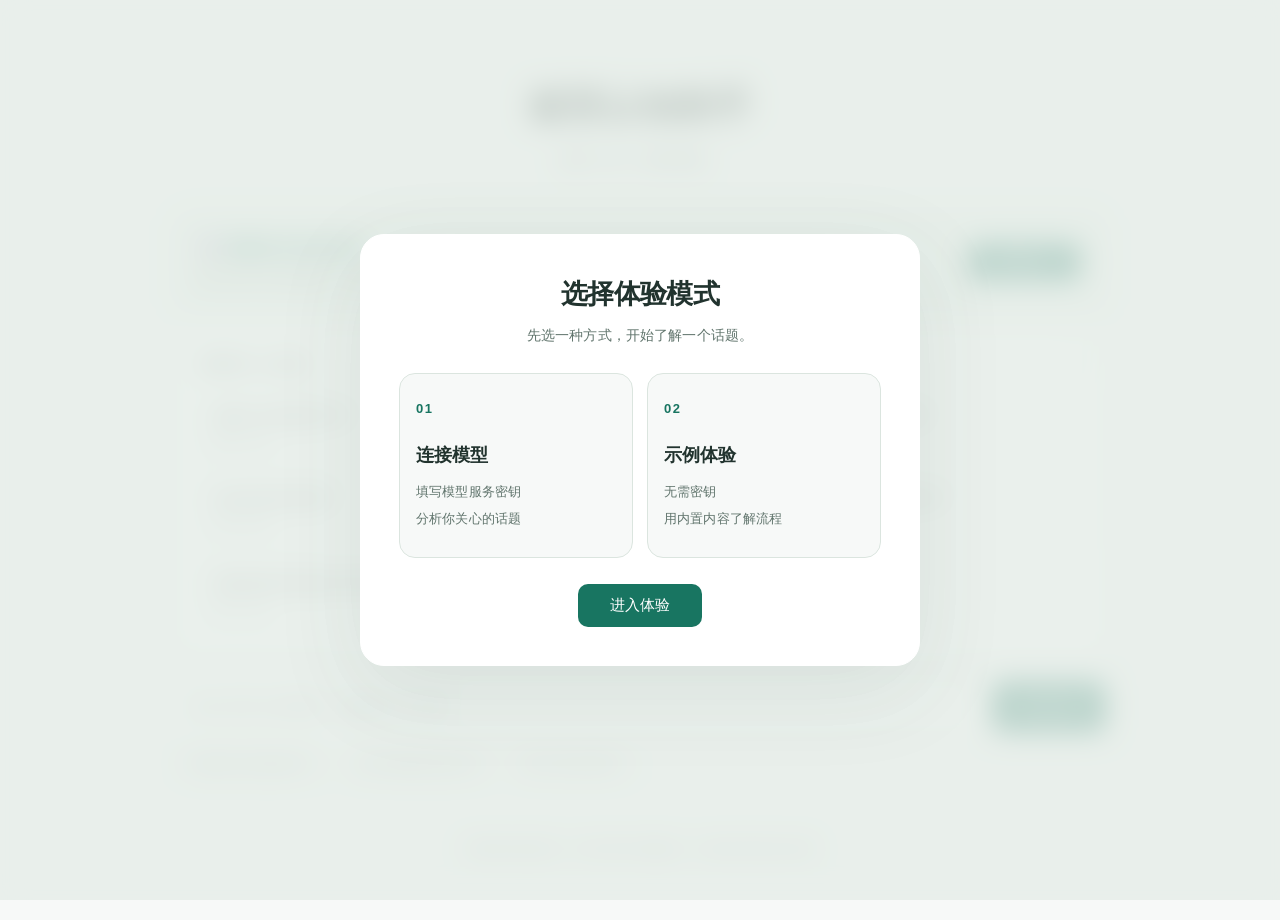
<file: assistant.html>
<!DOCTYPE html>
<html lang="zh-CN">
<head>
<meta charset="UTF-8">
<meta name="viewport" content="width=device-width, initial-scale=1.0">
<title>破茧认知助手 - 打破信息茧房</title>
<style>
:root {
  --bg: #0f172a;
  --bg2: #1e293b;
  --bg3: #334155;
  --ink: #f8fafc;
  --muted: #94a3b8;
  --rule: #475569;
  --accent: #6366f1;
  --accent2: #f59e0b;
  --success: #10b981;
  --danger: #ef4444;
  --info: #38bdf8;
  --card-bg: rgba(30, 41, 59, 0.8);
}

* { margin: 0; padding: 0; box-sizing: border-box; }

body {
  font-family: -apple-system, BlinkMacSystemFont, 'Segoe UI', 'PingFang SC', 'Microsoft YaHei', sans-serif;
  background: var(--bg);
  color: var(--ink);
  min-height: 100vh;
  line-height: 1.6;
}

/* ---- Mode Selection Modal ---- */
.modal-overlay {
  position: fixed; inset: 0;
  background: rgba(15, 23, 42, 0.95);
  display: flex; align-items: center; justify-content: center;
  z-index: 1000;
  backdrop-filter: blur(8px);
}
.modal-overlay.hidden { display: none; }

.modal {
  background: var(--bg2);
  border: 1px solid var(--rule);
  border-radius: 16px;
  padding: 2.5rem;
  max-width: 520px;
  width: 90%;
  text-align: center;
}
.modal h2 { font-size: 1.5rem; margin-bottom: 0.5rem; }
.modal p { color: var(--muted); margin-bottom: 1.5rem; font-size: 0.95rem; }

.mode-cards {
  display: grid;
  grid-template-columns: 1fr 1fr;
  gap: 1rem;
  margin-bottom: 1.5rem;
}
.mode-card {
  background: var(--bg3);
  border: 2px solid transparent;
  border-radius: 12px;
  padding: 1.5rem 1rem;
  cursor: pointer;
  transition: all 0.3s;
}
.mode-card:hover { border-color: var(--accent); transform: translateY(-2px); }
.mode-card .icon { font-size: 2rem; margin-bottom: 0.5rem; }
.mode-card h3 { font-size: 1rem; margin-bottom: 0.3rem; }
.mode-card span { font-size: 0.8rem; color: var(--muted); }

.api-input-group {
  display: none;
  text-align: left;
  margin-bottom: 1rem;
}
.api-input-group.active { display: block; }
.api-input-group label { display: block; font-size: 0.85rem; color: var(--muted); margin-bottom: 0.3rem; }
.api-input-group input {
  width: 100%;
  padding: 0.6rem 0.8rem;
  background: var(--bg);
  border: 1px solid var(--rule);
  border-radius: 8px;
  color: var(--ink);
  font-size: 0.9rem;
  margin-bottom: 0.8rem;
}
.api-input-group input:focus { outline: none; border-color: var(--accent); }

.btn {
  display: inline-block;
  padding: 0.7rem 2rem;
  background: var(--accent);
  color: #fff;
  border: none;
  border-radius: 8px;
  font-size: 0.95rem;
  font-weight: 600;
  cursor: pointer;
  transition: opacity 0.2s;
}
.btn:hover { opacity: 0.9; }
.btn-secondary {
  background: transparent;
  border: 1px solid var(--rule);
  color: var(--muted);
  margin-left: 0.5rem;
}
.btn-secondary:hover { border-color: var(--accent); color: var(--ink); }
.btn-danger {
  background: transparent;
  border: 1px solid var(--danger);
  color: var(--danger);
}
.btn-danger:hover { background: rgba(239, 68, 68, 0.1); }

.mode-badge {
  position: fixed;
  top: 1rem; right: 1rem;
  padding: 0.3rem 0.8rem;
  border-radius: 999px;
  font-size: 0.75rem;
  font-weight: 600;
  z-index: 100;
  background: var(--bg2);
  border: 1px solid var(--rule);
}
.mode-badge.api { border-color: var(--accent); color: var(--accent); }
.mode-badge.sim { border-color: var(--accent2); color: var(--accent2); }

/* ---- Header ---- */
header {
  text-align: center;
  padding: 3rem 1.5rem 1.5rem;
}
header h1 {
  font-size: 2.4rem;
  font-weight: 800;
  background: linear-gradient(135deg, var(--accent) 0%, #a78bfa 100%);
  -webkit-background-clip: text;
  -webkit-text-fill-color: transparent;
  background-clip: text;
  margin-bottom: 0.5rem;
}
header .subtitle { color: var(--muted); font-size: 1.05rem; }

/* ---- Container ---- */
.container {
  max-width: 860px;
  margin: 0 auto;
  padding: 0 1.5rem 4rem;
}

/* ---- Hot Topics ---- */
.hot-topics {
  margin: 1rem 0 2rem;
  padding: 1.2rem;
  background: var(--bg2);
  border: 1px solid var(--rule);
  border-radius: 12px;
  transition: all 0.3s;
}
.hot-topics.collapsed {
  padding: 0.8rem 1.2rem;
}
.hot-topics.collapsed .hot-topics-grid {
  display: none;
}
.hot-topics-label {
  font-size: 0.8rem;
  color: var(--accent2);
  font-weight: 700;
  text-transform: uppercase;
  letter-spacing: 0.05em;
  margin-bottom: 0.8rem;
  display: flex;
  align-items: center;
  justify-content: space-between;
  cursor: pointer;
}
.hot-topics-label .toggle-icon {
  color: var(--muted);
  font-size: 0.75rem;
  transition: transform 0.2s;
}
.hot-topics.collapsed .toggle-icon {
  transform: rotate(-90deg);
}
.hot-topics-grid {
  display: grid;
  grid-template-columns: repeat(auto-fill, minmax(140px, 1fr));
  gap: 0.6rem;
}
.hot-topic-chip {
  padding: 0.6rem 0.8rem;
  background: var(--bg3);
  border: 1px solid var(--rule);
  border-radius: 8px;
  font-size: 0.85rem;
  color: var(--ink);
  cursor: pointer;
  transition: all 0.2s;
  text-align: center;
}
.hot-topic-chip:hover { border-color: var(--accent); background: rgba(99, 102, 241, 0.1); }
.hot-topic-chip .ht-tag {
  display: block;
  font-size: 0.7rem;
  color: var(--muted);
  margin-top: 0.15rem;
}

/* ---- Input Section ---- */
.input-section {
  text-align: center;
  margin: 1.5rem 0;
}
.topic-input-wrap {
  display: flex;
  gap: 0.75rem;
  max-width: 600px;
  margin: 0 auto 1.5rem;
}
.topic-input-wrap input {
  flex: 1;
  padding: 0.9rem 1.2rem;
  background: var(--bg2);
  border: 1px solid var(--rule);
  border-radius: 12px;
  color: var(--ink);
  font-size: 1rem;
  transition: border-color 0.2s;
}
.topic-input-wrap input:focus { outline: none; border-color: var(--accent); }
.topic-input-wrap input::placeholder { color: var(--muted); }

.examples {
  display: flex;
  flex-wrap: wrap;
  gap: 0.5rem;
  justify-content: center;
}
.example-chip {
  padding: 0.4rem 1rem;
  background: var(--bg2);
  border: 1px solid var(--rule);
  border-radius: 999px;
  font-size: 0.85rem;
  color: var(--muted);
  cursor: pointer;
  transition: all 0.2s;
}
.example-chip:hover { border-color: var(--accent); color: var(--accent); }

/* ---- Analysis Area (pipeline + results in one page) ---- */
.analysis-area {
  display: none;
}
.analysis-area.active { display: block; }

.analysis-header {
  display: flex;
  align-items: center;
  justify-content: space-between;
  margin-bottom: 1rem;
  flex-wrap: wrap;
  gap: 0.5rem;
}
.analysis-header h3 {
  font-size: 1.1rem;
  font-weight: 600;
}
.analysis-header .topic-display {
  color: var(--accent);
  font-weight: 600;
}

.stop-bar {
  display: flex;
  gap: 0.5rem;
  margin-bottom: 1rem;
}

/* ---- Agent Pipeline ---- */
.agent-timeline {
  display: flex;
  flex-direction: column;
  gap: 0.8rem;
  margin-bottom: 2rem;
}

.agent-item {
  background: var(--bg2);
  border: 1px solid var(--rule);
  border-radius: 12px;
  overflow: hidden;
  transition: all 0.3s;
}
.agent-item.active {
  border-color: var(--accent);
  box-shadow: 0 0 15px rgba(99, 102, 241, 0.2);
}
.agent-item.done { border-color: var(--success); }

.agent-header {
  display: flex;
  align-items: center;
  gap: 0.75rem;
  padding: 1rem 1.2rem;
  cursor: pointer;
  transition: background 0.2s;
}
.agent-header:hover { background: rgba(99, 102, 241, 0.05); }

.agent-status {
  width: 28px; height: 28px;
  border-radius: 50%;
  display: flex;
  align-items: center;
  justify-content: center;
  font-size: 0.85rem;
  flex-shrink: 0;
  border: 2px solid var(--rule);
  color: var(--muted);
}
.agent-status.waiting { border-color: var(--rule); }
.agent-status.running {
  border-color: var(--accent);
  color: var(--accent);
  animation: spin 1s linear infinite;
}
@keyframes spin { from { transform: rotate(0deg); } to { transform: rotate(360deg); } }
.agent-status.complete {
  border-color: var(--success);
  background: rgba(16, 185, 129, 0.15);
  color: var(--success);
}

.agent-info { flex: 1; }
.agent-info .agent-name { font-weight: 600; font-size: 0.95rem; }
.agent-info .agent-desc { font-size: 0.8rem; color: var(--muted); }

.agent-thought {
  display: none;
  padding: 0 1.2rem 1rem;
  border-top: 1px solid rgba(71, 85, 105, 0.3);
}
.agent-thought.open { display: block; }

.thought-content {
  background: var(--bg);
  border-radius: 8px;
  padding: 1rem;
  font-size: 0.88rem;
  line-height: 1.7;
  color: #e2e8f0;
}
.thought-content ul {
  padding-left: 1.2rem;
  margin: 0.3rem 0;
}
.thought-content li { margin-bottom: 0.25rem; }

/* ---- Source Links ---- */
.source-list { margin-top: 0.5rem; }
.source-item {
  display: flex;
  align-items: center;
  gap: 0.5rem;
  padding: 0.4rem 0;
  font-size: 0.82rem;
  border-bottom: 1px solid rgba(71, 85, 105, 0.2);
}
.source-item:last-child { border-bottom: none; }
.source-cred {
  padding: 0.15rem 0.5rem;
  border-radius: 4px;
  font-size: 0.7rem;
  font-weight: 600;
  flex-shrink: 0;
}
.cred-high { background: rgba(16, 185, 129, 0.2); color: var(--success); }
.cred-mid { background: rgba(245, 158, 11, 0.2); color: var(--accent2); }
.cred-low { background: rgba(239, 68, 68, 0.2); color: var(--danger); }

.source-link {
  color: var(--info);
  text-decoration: none;
  cursor: pointer;
  transition: opacity 0.2s;
}
.source-link:hover {
  text-decoration: underline;
  opacity: 0.8;
}
.source-link::after {
  content: ' ↗';
  font-size: 0.7rem;
  opacity: 0.6;
}
.source-link.unverified {
  color: var(--muted);
  cursor: help;
}
.source-link.unverified::after {
  content: ' (模拟数据)';
  font-size: 0.7rem;
  opacity: 0.5;
}

/* ---- Result Section (now inline below pipeline) ---- */
.result-section-inline {
  display: none;
  margin-top: 2rem;
  padding-top: 2rem;
  border-top: 2px solid var(--rule);
}
.result-section-inline.active { display: block; }

.result-header-inline {
  margin-bottom: 1.5rem;
}
.result-header-inline h2 {
  font-size: 1.2rem;
  margin-bottom: 0.3rem;
}
.result-header-inline .result-topic {
  color: var(--accent);
  font-weight: 600;
}
.result-header-inline .result-note {
  font-size: 0.8rem;
  color: var(--muted);
  margin-top: 0.3rem;
}

.result-grid {
  display: grid;
  grid-template-columns: 1fr 1fr;
  gap: 1rem;
  margin-bottom: 1rem;
}
.result-card {
  background: var(--card-bg);
  border: 1px solid var(--rule);
  border-radius: 14px;
  padding: 1.2rem;
  backdrop-filter: blur(10px);
}
.result-card .card-label {
  display: flex;
  align-items: center;
  gap: 0.4rem;
  font-size: 0.8rem;
  font-weight: 700;
  text-transform: uppercase;
  letter-spacing: 0.05em;
  margin-bottom: 0.6rem;
}
.result-card .card-content {
  font-size: 0.92rem;
  line-height: 1.7;
  color: #e2e8f0;
}
.result-card .card-content ul {
  padding-left: 1.2rem;
  margin: 0;
}
.result-card .card-content li { margin-bottom: 0.3rem; }

.label-consensus { color: var(--success); }
.label-disagree { color: var(--danger); }
.label-blindspot { color: var(--accent2); }
.label-sources { color: var(--info); }

.blindspot-card {
  grid-column: 1 / -1;
  background: linear-gradient(135deg, rgba(245, 158, 11, 0.1) 0%, rgba(245, 158, 11, 0.05) 100%);
  border-color: var(--accent2);
}

.credibility-tags {
  display: flex;
  flex-wrap: wrap;
  gap: 0.4rem;
  margin-top: 0.8rem;
}
.cred-tag {
  padding: 0.2rem 0.6rem;
  border-radius: 6px;
  font-size: 0.75rem;
  font-weight: 600;
}

.action-bar {
  display: flex;
  gap: 0.75rem;
  justify-content: center;
  margin-top: 2rem;
}

.disclaimer {
  text-align: center;
  color: var(--muted);
  font-size: 0.8rem;
  margin-top: 2rem;
  padding: 1rem;
  border-top: 1px solid var(--rule);
}

/* ---- Source Verify Warning ---- */
.verify-banner {
  background: rgba(245, 158, 11, 0.1);
  border: 1px solid var(--accent2);
  border-radius: 8px;
  padding: 0.6rem 1rem;
  font-size: 0.8rem;
  color: var(--accent2);
  margin-bottom: 1rem;
  display: flex;
  align-items: center;
  gap: 0.5rem;
}

/* ---- Cocoon Check Entry ---- */
.cocoon-entry {
  margin: 1.5rem 0 1rem;
  padding: 1.2rem 1.5rem;
  background: linear-gradient(135deg, rgba(99,102,241,0.15) 0%, rgba(167,139,250,0.08) 100%);
  border: 1px solid var(--accent);
  border-radius: 14px;
  display: flex;
  align-items: center;
  justify-content: space-between;
  gap: 1rem;
  cursor: pointer;
  transition: all 0.3s;
}
.cocoon-entry:hover {
  transform: translateY(-2px);
  box-shadow: 0 8px 24px rgba(99,102,241,0.15);
}
.cocoon-entry-text { flex: 1; }
.cocoon-entry-text h3 {
  font-size: 1.05rem;
  font-weight: 700;
  margin-bottom: 0.25rem;
  color: var(--accent);
}
.cocoon-entry-text p {
  font-size: 0.85rem;
  color: var(--muted);
}
.cocoon-entry-btn {
  padding: 0.5rem 1.2rem;
  background: var(--accent);
  color: #fff;
  border-radius: 8px;
  font-size: 0.85rem;
  font-weight: 600;
  flex-shrink: 0;
}

/* ---- Cocoon Modal ---- */
.cocoon-modal-overlay {
  position: fixed; inset: 0;
  background: rgba(15, 23, 42, 0.95);
  display: none;
  align-items: center;
  justify-content: center;
  z-index: 1001;
  backdrop-filter: blur(8px);
  padding: 1rem;
}
.cocoon-modal-overlay.active { display: flex; }
.cocoon-modal {
  background: var(--bg2);
  border: 1px solid var(--rule);
  border-radius: 16px;
  padding: 2rem;
  max-width: 520px;
  width: 100%;
  max-height: 90vh;
  overflow-y: auto;
}
.cocoon-modal h2 {
  font-size: 1.3rem;
  margin-bottom: 0.5rem;
  background: linear-gradient(135deg, var(--accent) 0%, #a78bfa 100%);
  -webkit-background-clip: text;
  -webkit-text-fill-color: transparent;
  background-clip: text;
}
.cocoon-modal .desc { color: var(--muted); font-size: 0.9rem; margin-bottom: 1.5rem; }
.cocoon-form-group { margin-bottom: 1.2rem; }
.cocoon-form-group label {
  display: block;
  font-size: 0.85rem;
  font-weight: 600;
  margin-bottom: 0.4rem;
  color: var(--ink);
}
.cocoon-form-group input,
.cocoon-form-group textarea {
  width: 100%;
  padding: 0.7rem 0.9rem;
  background: var(--bg);
  border: 1px solid var(--rule);
  border-radius: 10px;
  color: var(--ink);
  font-size: 0.9rem;
  transition: border-color 0.2s;
}
.cocoon-form-group input:focus,
.cocoon-form-group textarea:focus { outline: none; border-color: var(--accent); }
.cocoon-form-group textarea { min-height: 60px; resize: vertical; }
.cocoon-form-group .hint { font-size: 0.75rem; color: var(--muted); margin-top: 0.3rem; }

/* ---- Cocoon Result ---- */
.cocoon-result { display: none; }
.cocoon-result.active { display: block; }
.score-grid {
  display: grid;
  grid-template-columns: repeat(3, 1fr);
  gap: 1rem;
  margin: 1.5rem 0;
}
.score-item {
  background: var(--bg);
  border: 1px solid var(--rule);
  border-radius: 12px;
  padding: 1rem;
  text-align: center;
}
.score-ring {
  width: 72px; height: 72px;
  border-radius: 50%;
  display: flex; align-items: center; justify-content: center;
  font-size: 1.2rem; font-weight: 700;
  margin: 0 auto 0.5rem;
  border: 3px solid var(--rule);
  position: relative;
  background: var(--bg);
  transition: all 0.5s ease;
}
.score-ring::before {
  content: '';
  position: absolute;
  inset: -6px;
  border-radius: 50%;
  border: 2px solid transparent;
  transition: all 0.5s ease;
}
.score-ring.good {
  border-color: var(--success);
  color: var(--success);
  box-shadow: 0 0 12px rgba(16, 185, 129, 0.25), inset 0 0 8px rgba(16, 185, 129, 0.1);
}
.score-ring.good::before { border-color: rgba(16, 185, 129, 0.3); }
.score-ring.warn {
  border-color: var(--accent2);
  color: var(--accent2);
  box-shadow: 0 0 12px rgba(245, 158, 11, 0.25), inset 0 0 8px rgba(245, 158, 11, 0.1);
}
.score-ring.warn::before { border-color: rgba(245, 158, 11, 0.3); }
.score-ring.danger {
  border-color: var(--danger);
  color: var(--danger);
  box-shadow: 0 0 12px rgba(239, 68, 68, 0.25), inset 0 0 8px rgba(239, 68, 68, 0.1);
}
.score-ring.danger::before { border-color: rgba(239, 68, 68, 0.3); }

@keyframes ringPulse {
  0%, 100% { transform: scale(1); }
  50% { transform: scale(1.05); }
}
.score-ring {
  animation: ringPulse 2s ease-in-out infinite;
}
.score-label { font-size: 0.8rem; color: var(--muted); }

.cocoon-diagnosis {
  background: linear-gradient(135deg, rgba(99,102,241,0.1) 0%, rgba(167,139,250,0.05) 100%);
  border: 1px solid var(--accent);
  border-radius: 12px;
  padding: 1rem 1.2rem;
  margin: 1rem 0;
  font-size: 0.92rem;
  line-height: 1.7;
}
.cocoon-diagnosis strong { color: var(--accent); }

/* ---- Bias Cards ---- */
.bias-section { margin-top: 1.5rem; }
.bias-section-title {
  font-size: 0.85rem;
  font-weight: 700;
  color: var(--accent2);
  text-transform: uppercase;
  letter-spacing: 0.05em;
  margin-bottom: 0.8rem;
}
.bias-cards {
  display: grid;
  grid-template-columns: 1fr 1fr;
  gap: 0.75rem;
}
.bias-card {
  background: var(--bg);
  border: 1px solid var(--rule);
  border-radius: 10px;
  padding: 1rem;
  transition: all 0.2s;
}
.bias-card:hover { border-color: var(--accent2); }
.bias-card .bias-name {
  font-weight: 700;
  font-size: 0.9rem;
  color: var(--accent2);
  margin-bottom: 0.3rem;
}
.bias-card .bias-desc {
  font-size: 0.82rem;
  color: var(--muted);
  line-height: 1.6;
}
.bias-card .bias-example {
  margin-top: 0.5rem;
  padding-top: 0.5rem;
  border-top: 1px solid rgba(71,85,105,0.3);
  font-size: 0.78rem;
  color: #e2e8f0;
  font-style: italic;
}

/* ---- Spectrum Bar ---- */
.spectrum-section { margin-top: 1.5rem; }
.spectrum-title {
  font-size: 0.85rem;
  font-weight: 700;
  color: var(--info);
  text-transform: uppercase;
  letter-spacing: 0.05em;
  margin-bottom: 0.8rem;
}
.spectrum-bar {
  display: flex;
  height: 36px;
  border-radius: 8px;
  overflow: hidden;
  margin-bottom: 1rem;
}
.spectrum-seg {
  display: flex;
  align-items: center;
  justify-content: center;
  font-size: 0.75rem;
  font-weight: 600;
  color: #fff;
  position: relative;
}
.spectrum-seg.left { background: linear-gradient(90deg, #ef4444, #f87171); }
.spectrum-seg.center { background: linear-gradient(90deg, #6366f1, #8b5cf6); }
.spectrum-seg.right { background: linear-gradient(90deg, #10b981, #34d399); }
.spectrum-seg.blind { background: linear-gradient(90deg, #475569, #64748b); }

.spectrum-legend {
  display: grid;
  grid-template-columns: 1fr 1fr;
  gap: 0.6rem;
}
.spectrum-legend-item {
  background: var(--bg);
  border: 1px solid var(--rule);
  border-radius: 8px;
  padding: 0.7rem 0.8rem;
  font-size: 0.82rem;
}
.spectrum-legend-item .leg-label {
  font-weight: 600;
  margin-bottom: 0.2rem;
}
.spectrum-legend-item .leg-points {
  color: var(--muted);
  font-size: 0.78rem;
  line-height: 1.5;
}

@media (max-width: 640px) {
  header h1 { font-size: 1.8rem; }
  .mode-cards { grid-template-columns: 1fr; }
  .result-grid { grid-template-columns: 1fr; }
  .topic-input-wrap { flex-direction: column; }
  .topic-input-wrap button { width: 100%; }
  .hot-topics-grid { grid-template-columns: 1fr 1fr; }
  .analysis-header { flex-direction: column; align-items: flex-start; }
  .cocoon-entry { flex-direction: column; text-align: center; }
  .cocoon-entry-btn { width: 100%; }
  .bias-cards { grid-template-columns: 1fr; }
  .spectrum-legend { grid-template-columns: 1fr; }
  .score-grid { grid-template-columns: 1fr; }
  .product-row { flex-direction: column; }
}

/* ---- Self-Reflection Mirror Agent ---- */
.mirror-section {
  margin-top: 2rem;
  padding: 1.5rem;
  background: linear-gradient(135deg, rgba(99,102,241,0.08), rgba(245,158,11,0.06));
  border: 1px solid rgba(99,102,241,0.25);
  border-radius: 16px;
}
.mirror-header {
  display: flex;
  align-items: center;
  gap: 0.75rem;
  margin-bottom: 1rem;
}
.mirror-header h3 {
  font-size: 1.15rem;
  background: linear-gradient(135deg, var(--accent), var(--accent2));
  -webkit-background-clip: text;
  -webkit-text-fill-color: transparent;
  background-clip: text;
}
.mirror-header .mirror-badge {
  font-size: 0.7rem;
  padding: 0.15rem 0.5rem;
  background: var(--accent);
  color: #fff;
  border-radius: 999px;
  font-weight: 600;
}
.mirror-desc {
  color: var(--muted);
  font-size: 0.88rem;
  margin-bottom: 1rem;
  line-height: 1.5;
}
.mirror-input-area {
  display: flex;
  gap: 0.75rem;
  align-items: flex-end;
}
.mirror-input-area textarea {
  flex: 1;
  min-height: 80px;
  padding: 0.85rem;
  background: var(--bg);
  border: 1px solid var(--rule);
  border-radius: 12px;
  color: var(--ink);
  font-size: 0.92rem;
  font-family: inherit;
  resize: vertical;
  transition: border-color 0.2s;
  line-height: 1.6;
}
.mirror-input-area textarea:focus {
  outline: none;
  border-color: var(--accent);
  box-shadow: 0 0 0 3px rgba(99,102,241,0.15);
}
.mirror-input-area textarea::placeholder {
  color: var(--muted);
  opacity: 0.6;
}
.btn-mirror {
  padding: 0.7rem 1.3rem;
  background: linear-gradient(135deg, var(--accent), #818cf8);
  color: #fff;
  border: none;
  border-radius: 12px;
  font-size: 0.92rem;
  font-weight: 600;
  cursor: pointer;
  white-space: nowrap;
  transition: all 0.2s;
  height: fit-content;
}
.btn-mirror:hover { transform: translateY(-1px); box-shadow: 0 4px 15px rgba(99,102,241,0.35); }
.btn-mirror:disabled { opacity: 0.5; cursor: not-allowed; transform: none; box-shadow: none; }

.mirror-result {
  margin-top: 1.25rem;
  animation: fadeSlideUp 0.5s ease;
}
.mirror-grid {
  display: grid;
  grid-template-columns: 1fr;
  gap: 1rem;
}
.mirror-card {
  background: var(--card-bg);
  border: 1px solid var(--rule);
  border-radius: 12px;
  padding: 1.15rem;
}
.mirror-card-label {
  font-size: 0.88rem;
  font-weight: 700;
  margin-bottom: 0.65rem;
  display: flex;
  align-items: center;
  gap: 0.4rem;
}
.mirror-card-content {
  font-size: 0.9rem;
  color: var(--ink);
  line-height: 1.65;
}
.mirror-card-content ul {
  padding-left: 1.2rem;
  margin-top: 0.4rem;
}
.mirror-card-content li {
  margin-bottom: 0.35rem;
}

/* Mirror spectrum marker */
.mirror-spectrum-bar {
  position: relative;
  height: 32px;
  border-radius: 8px;
  overflow: visible;
  margin: 0.75rem 0;
}
.mirror-spectrum-marker {
  position: absolute;
  top: -6px;
  width: 20px;
  height: 20px;
  background: #fff;
  border: 3px solid var(--accent2);
  border-radius: 50%;
  transform: translateX(-50%);
  box-shadow: 0 2px 8px rgba(0,0,0,0.4);
  z-index: 2;
  transition: left 0.6s cubic-bezier(0.34, 1.56, 0.64, 1);
}
.mirror-spectrum-marker::after {
  content: '你的位置';
  position: absolute;
  top: -22px;
  left: 50%;
  transform: translateX(-50%);
  font-size: 0.65rem;
  color: var(--accent2);
  white-space: nowrap;
  font-weight: 600;
}

/* Bias match tags */
.bias-match {
  display: inline-flex;
  align-items: center;
  gap: 0.35rem;
  padding: 0.35rem 0.7rem;
  margin: 0.25rem 0.2rem;
  border-radius: 8px;
  font-size: 0.82rem;
  font-weight: 600;
}
.bias-match.high { background: rgba(239,68,68,0.15); color: #f87171; border: 1px solid rgba(239,68,68,0.3); }
.bias-match.mid { background: rgba(245,158,11,0.15); color: #fbbf24; border: 1px solid rgba(245,158,11,0.3); }
.bias-match.low { background: rgba(16,185,129,0.15); color: #34d399; border: 1px solid rgba(16,185,129,0.3); }
</style>
<link rel="stylesheet" href="web/assistant-polish.css">
</head>
<body>

<!-- Mode Selection Modal -->
<div class="modal-overlay" id="modeModal">
  <div class="modal">
    <h2>选择体验模式</h2>
    <p>先选一种方式，开始了解一个话题。</p>
    <div class="mode-cards">
      <div class="mode-card" onclick="selectMode('api')">
        <div class="icon" aria-hidden="true">01</div>
        <h3>连接模型</h3>
        <span>填写模型服务密钥<br>分析你关心的话题</span>
      </div>
      <div class="mode-card" onclick="selectMode('sim')">
        <div class="icon" aria-hidden="true">02</div>
        <h3>示例体验</h3>
        <span>无需密钥<br>用内置内容了解流程</span>
      </div>
    </div>
    <div class="api-input-group" id="apiInputs">
      <label>模型服务地址（可选，默认 OpenAI）</label>
      <input type="text" id="apiBase" placeholder="https://api.openai.com/v1" value="">
      <label>服务密钥（API Key）</label>
      <input type="password" id="apiKey" placeholder="sk-...">
      <label>模型名称</label>
      <input type="text" id="apiModel" placeholder="gpt-4o / deepseek-chat / glm-4" value="gpt-4o">
    </div>
    <button class="btn" id="confirmBtn" onclick="confirmMode()">进入体验</button>
    <button class="btn btn-secondary" id="backBtn" style="display:none" onclick="backToSelect()">返回</button>
  </div>
</div>

<!-- Mode Badge -->
<div class="mode-badge" id="modeBadge" style="display:none">模式</div>

<!-- Cocoon Check Modal -->
<div class="cocoon-modal-overlay" id="cocoonModal">
  <div class="cocoon-modal">
    <h2>🔮 信息茧房自检</h2>
    <p class="desc">回顾你的阅读习惯。这是体验性自查，不是心理测量。</p>

    <div id="cocoonForm">
      <div class="cocoon-form-group">
        <label>1. 你最近最常关注的 3 个话题领域</label>
        <textarea id="cocoonTopics" placeholder="例如：科技数码、国际政治、投资理财"></textarea>
        <div class="hint">用顿号或逗号分隔，领域越单一，茧房风险越高</div>
      </div>
      <div class="cocoon-form-group">
        <label>2. 你主要通过哪些渠道获取信息</label>
        <textarea id="cocoonChannels" placeholder="例如：抖音、知乎、微信公众号、微博"></textarea>
        <div class="hint">渠道越集中，信息同质化风险越高</div>
      </div>
      <div class="cocoon-form-group">
        <label>3. 你对大多数社会话题的立场倾向</label>
        <select id="cocoonStance" style="width:100%;padding:0.7rem 0.9rem;background:var(--bg);border:1px solid var(--rule);border-radius:10px;color:var(--ink);font-size:0.9rem;">
          <option value="neutral">不太好说 / 因话题而异</option>
          <option value="progressive">偏进步 / 偏左</option>
          <option value="conservative">偏保守 / 偏右</option>
          <option value="apolitical">不太关心政治</option>
        </select>
      </div>
      <div style="display:flex;gap:0.75rem;justify-content:center;margin-top:1.5rem;">
        <button class="btn" onclick="generateCocoonProfile()">生成画像</button>
        <button class="btn btn-secondary" onclick="closeCocoonCheck()">取消</button>
      </div>
    </div>

    <div class="cocoon-result" id="cocoonResult">
      <div class="score-grid" id="scoreGrid"></div>
      <div class="cocoon-diagnosis" id="cocoonDiagnosis"></div>
      <div style="margin-top:1rem;padding:1rem;background:var(--bg);border-radius:10px;border:1px solid var(--rule);">
        <div style="font-weight:600;font-size:0.9rem;margin-bottom:0.5rem;">💡 为你推荐 · 一键破茧</div>
        <div id="cocoonRecommend" style="font-size:0.85rem;color:var(--muted);line-height:1.7;"></div>
      </div>
      <div style="display:flex;gap:0.75rem;justify-content:center;margin-top:1.5rem;">
        <button class="btn" onclick="closeCocoonCheck()">完成</button>
        <button class="btn btn-secondary" onclick="resetCocoonForm()">重新测试</button>
      </div>
    </div>
  </div>
</div>

<!-- Header -->
<header>
  <h1>破茧认知助手</h1>
  <p class="subtitle">多看一面，再做判断。</p>
</header>

<div class="container">

  <!-- Cocoon Self-Check Entry -->
  <div class="cocoon-entry" onclick="openCocoonCheck()">
    <div class="cocoon-entry-text">
      <h3>🔮 测测你的信息茧房</h3>
      <p>输入你常关注的话题，发现你的认知盲区 · 只需 30 秒</p>
    </div>
    <div class="cocoon-entry-btn">立即测试 →</div>
  </div>

  <!-- Hot Topics -->
  <div class="hot-topics" id="hotTopics">
    <div class="hot-topics-label" onclick="toggleHotTopics()">
      <span>话题示例 · 点击填入</span>
      <span class="toggle-icon">▼</span>
    </div>
    <div class="hot-topics-grid">
      <div class="hot-topic-chip" onclick="setTopic('德国工业到底强不强？')">
        德国工业到底强不强？
        <span class="ht-tag">国际 · 科技</span>
      </div>
      <div class="hot-topic-chip" onclick="setTopic('素食真的比肉食更健康吗？')">
        素食真的比肉食更健康吗？
        <span class="ht-tag">健康 · 生活</span>
      </div>
      <div class="hot-topic-chip" onclick="setTopic('AI会取代程序员吗？')">
        AI会取代程序员吗？
        <span class="ht-tag">科技 · 职场</span>
      </div>
      <div class="hot-topic-chip" onclick="setTopic('电动车真的环保吗？')">
        电动车真的环保吗？
        <span class="ht-tag">环保 · 科技</span>
      </div>
      <div class="hot-topic-chip" onclick="setTopic('转基因食品安全吗？')">
        转基因食品安全吗？
        <span class="ht-tag">健康 · 科技</span>
      </div>
      <div class="hot-topic-chip" onclick="setTopic('短视频是精神鸦片吗？')">
        短视频是精神鸦片吗？
        <span class="ht-tag">社会 · 文化</span>
      </div>
      <div class="hot-topic-chip" onclick="setTopic('国家发展应该先政治还是先经济？')">
        国家发展应该先政治还是先经济？
        <span class="ht-tag">政治 · 历史</span>
      </div>
    </div>
  </div>

  <!-- Input State -->
  <div class="input-section" id="inputSection">
    <div class="topic-input-wrap">
      <input type="text" id="topicInput" placeholder="输入你关心的话题，或选择上方示例">
      <button class="btn" onclick="startAnalysis()">开始分析</button>
    </div>
    <div class="examples">
      <span class="example-chip" onclick="setTopic('中医是科学还是伪科学？')">中医是科学还是伪科学？</span>
      <span class="example-chip" onclick="setTopic('比特币是骗局还是未来？')">比特币是骗局还是未来？</span>
      <span class="example-chip" onclick="setTopic('996工作制合理吗？')">996工作制合理吗？</span>
    </div>
  </div>

  <!-- Analysis Area: Pipeline + Results on same page -->
  <div class="analysis-area" id="analysisArea">
    <div class="analysis-header">
      <div>
        <h3>一步步梳理这个话题</h3>
        <div class="topic-display" id="analysisTopic"></div>
      </div>
    </div>

    <div class="stop-bar" id="stopBar">
      <button class="btn btn-danger" onclick="stopAnalysis()">⏹ 停止分析</button>
      <button class="btn btn-secondary" onclick="changeMode()">切换模式</button>
    </div>

    <div class="agent-timeline" id="agentTimeline"></div>

    <!-- Result Section: Inline below pipeline -->
    <div class="result-section-inline" id="resultSectionInline">
      <div class="result-header-inline">
        <h2>📊 结构化分析报告</h2>
        <div class="result-topic" id="resultTopic"></div>
        <div class="result-note">汇总前面四步的结果。点击各步骤，可以查看分析内容。</div>
      </div>

      <div class="verify-banner" id="verifyBanner">
        以下为内置示例，来源链接仅作示意。连接模型也不等于已完成事实核查。
      </div>

      <div class="result-grid" id="resultGrid"></div>

      <!-- Self-Reflection Mirror Agent -->
      <div class="mirror-section" id="mirrorSection">
        <div class="mirror-header">
          <h3>🪞 自我认知镜</h3>
          <span class="mirror-badge">第五步 · 反思</span>
        </div>
        <div class="mirror-desc">
          看完报告，写下你的看法和依据。助手会结合这段话，提出你可能还没考虑的问题。
        </div>
        <div class="mirror-input-area">
          <textarea id="mirrorInput" placeholder="例如：我认为转基因食品是不安全的，因为自然界的东西才是最好的，而且欧洲很多国家都禁止了转基因..."></textarea>
          <button class="btn-mirror" id="mirrorBtn" onclick="runMirrorAgent()">照一照</button>
        </div>
        <div class="mirror-result" id="mirrorResult" style="display:none;">
          <div class="mirror-grid" id="mirrorGrid"></div>
        </div>
      </div>

      <div class="action-bar">
        <button class="btn" onclick="resetApp()">分析新话题</button>
      </div>
    </div>
  </div>

  <div class="disclaimer">
    课程项目体验原型 · 示例不属于实验数据，分析结果仍需自行核查
  </div>
</div>

<script>
// ==================== Configuration ====================
let currentMode = null;
let apiConfig = { base: '', key: '', model: 'gpt-4o' };
let isRunning = false;
let abortController = null;

// ==================== Prompt Templates (Core Assets) ====================
const PROMPT_TEMPLATES = {
  search: `你是一位信息搜集专家。针对用户话题，从以下维度搜集关键信息：
1. 官方数据与统计
2. 学术研究观点
3. 行业报告与分析
4. 主流媒体观点
5. 反对/质疑声音
6. 国际视角

要求：
- 每个维度列出2-3条关键事实
- 标注信息来源类型
- 不遗漏重要反对意见
- 用中文输出，使用<ul><li>格式`,

  label: `你是一位信源可信度分析师。以下是对某话题的多源信息，请逐条分析：

对每条信息标注：
1. 信源类型（官方数据/学术期刊/行业报告/媒体报道/自媒体/个人意见）
2. 观点偏向（支持/反对/中立）
3. 证据强度（高/中/低）
4. 可能存在的偏见

要求：
- 用表格或列表形式输出
- 对低可信度信源说明原因
- 用中文输出`,

  blindspot: `你是一位认知审计专家。基于以下已收集和分析的信息，请回答：

1. 哪些重要信息维度是缺失的？（列出3个）
2. 用户最容易产生的3个认知偏差是什么？
3. 有哪些"反常识"但事实正确的信息？
4. 如果用户只看了主流媒体报道，会错过什么？

要求：
- 用<strong>标注核心发现
- 给出具体例子
- 用中文输出`,

  integrate: `你是一位信息整合编辑。基于前序Agent的分析结果，输出最终结构化报告：

格式要求（严格按以下JSON输出）：
{
  "consensus": "HTML格式的共识事实，2-3条，用<ul><li>",
  "disagreements": "HTML格式的分歧焦点，至少2个对立观点，用<strong>标注观点名称",
  "blindspot": "HTML格式的认知盲区，用<strong>标注关键发现",
  "sources": "HTML格式的补充阅读信源，3-5个，用<ul><li>",
  "credibility": [
    {"text": "信源类型标签", "level": "high|mid|low"}
  ]
}

要求：
- 客观中立，区分事实和观点
- 所有内容用中文
- 只输出纯JSON，不要有markdown代码块标记`,

  mirror: `你是一位认知科学与批判性思维专家。用户刚刚阅读了某话题的多维度分析报告（包含共识事实、分歧焦点、认知盲区、立场光谱），现在输入了他/她的个人看法。

你的任务是对照分析报告中的立场光谱和认知偏差库，对用户的观点进行客观评价，帮助用户认识自己。

请严格按以下JSON格式输出：
{
  "stance_analysis": "HTML格式，分析用户观点在立场光谱中的位置（用百分比），说明为什么定位在此处，引用用户原文作为证据。需包含<strong>关键引用</strong>",
  "matched_biases": [
    {"name": "偏差名称", "severity": "high|mid|low", "evidence": "用户原文中的具体表述", "explanation": "为什么这体现了该偏差", "counter_example": "反例或替代思考角度"}
  ],
  "blindspot_alert": "HTML格式，指出用户的观点中忽略了报告中的哪些重要信息维度或反常识事实，需引用报告中的具体内容",
  "suggestion": "HTML格式，给用户2-3个深化思考的具体建议问题，每个问题应直击认知盲区",
  "spectrum_position": 0-100的整数，表示用户在立场光谱上的位置（0=最左/最激进，50=中立，100=最右/最保守）
}

分析原则：
- 尊重用户的观点，不做道德评判
- 以"帮你看到更完整的图景"为态度，而非"纠正你的错误"
- 每个判断都要引用具体证据（用户原文 + 报告内容）
- 特别关注：用户是否只引用了支持自己观点的信息？是否忽略了报告中的盲区？是否使用了报告已识别的认知偏差？
- 用中文输出，只输出纯JSON，不要有markdown代码块标记`
};

// ==================== Simulated Agent Outputs ====================
const SIMULATED_AGENTS = {

  '德国工业': {
    search: {
      thoughts: '【阶段A·话题解构】"德国工业到底强不强"是一个高度两极化的议题，需要拆解为三个子问题：(1)德国工业的核心优势领域在哪里？(2)中国制造与德国制造在不同细分领域的真实差距如何？(3)"强"的评价维度——是技术精度、市场份额、创新能力还是品牌溢价？话题的核心张力在于"全面领先论"与"全面超越论"两种极端叙事的对抗。【检索策略】按6维度搜集：官方数据（中德两国政府部门）、学术研究（弗劳恩霍夫研究所等）、行业报告（VDW/Gardner等）、主流媒体（ WirtschaftsWoche/第一财经）、反对声音（B站自媒体/知乎工业质疑派）、国际视角（WTO/世界银行）。【质量自评】信源覆盖6维度，包含3个高可信度官方/学术来源，2个行业数据源，3个多视角媒体源，2个批判性声音源，质量评级：A-',
      sources: [
        { name: 'VDW德国机床制造商协会2025年度出口报告', type: '行业协会', cred: 'high', url: 'https://www.vdw.de' },
        { name: '中国工信部《高端装备制造业发展报告2025》', type: '官方数据', cred: 'high', url: 'https://www.miit.gov.cn' },
        { name: '弗劳恩霍夫研究所《中德制造业竞争力比较》2024', type: '学术研究', cred: 'high', url: 'https://www.fraunhofer.de' },
        { name: 'Gardner Intelligence《全球机床市场统计》2025Q1', type: '行业报告', cred: 'high', url: 'https://www.gardnerintelligence.com' },
        { name: '德国《经济周刊》WirtschaftsWoche：德国工业4.0现实困境', type: '主流媒体', cred: 'mid', url: 'https://www.wiwo.de' },
        { name: '第一财经：中国机床出口首超德国的真相', type: '主流媒体', cred: 'mid', url: 'https://www.yicai.com' },
        { name: 'WTO国际贸易统计数据库2025制造品出口', type: '国际组织', cred: 'high', url: 'https://www.wto.org' },
        { name: '世界银行《全球制造业竞争力指数》2024', type: '国际组织', cred: 'high', url: 'https://www.worldbank.org' },
        { name: '知乎专栏"工业人说"：德国机床精度保持性实测对比', type: '自媒体', cred: 'low', url: '#' },
        { name: 'B站"德国工业404"系列视频（质疑派）', type: '自媒体', cred: 'low', url: '#' },
        { name: '西门子年报2024：数字化工业部门营收', type: '企业资料', cred: 'mid', url: 'https://www.siemens.com' },
        { name: '《中国机床工具工业协会年鉴2024-2025》', type: '行业报告', cred: 'mid', url: '#' }
      ]
    },
    label: {
      thoughts: '【信源清单梳理】12个信源中，高可信度6个（VDW/工信部/弗劳恩霍夫/Gardner/WTO/世界银行），中等可信度4个（经济周刊/第一财经/西门子/机床协会年鉴），低可信度2个（知乎/B站自媒体）。【信息瀑布预警】社交媒体内容（B站"德国工业404"、知乎"精度实测"）虽然可信度低，但因其情绪化表达和算法推荐，极易形成信息瀑布，在用户认知中权重被不成比例放大。用户往往先看到这类内容形成先验印象，再用高可信度信源"选择性验证"。【偏见识别】德国行业协会数据可能选择性呈现优势领域；工信部数据在国产化率统计上存在口径差异（"国产化率"定义不统一）；自媒体内容系统性偏向"反神话"叙事以获取流量。需交叉验证中德双方数据和国际第三方数据。',
      sources: [
        { name: 'VDW出口数据', type: '行业协会', bias: '轻微偏德方（选择性呈现优势领域）', strength: '高（一手统计数据）', cred: 'high' },
        { name: '工信部国产化率统计', type: '官方数据', bias: '偏乐观（国产化率口径定义偏宽）', strength: '高（官方口径）', cred: 'high' },
        { name: '弗劳恩霍夫研究所报告', type: '学术研究', bias: '中立（第三方学术机构）', strength: '高（深度技术比较）', cred: 'high' },
        { name: 'Gardner全球机床统计', type: '行业报告', bias: '中立（国际行业数据商）', strength: '高（全球市场数据）', cred: 'high' },
        { name: 'WTO制造品出口数据', type: '国际组织', bias: '中立（纯贸易数据）', strength: '高（权威贸易统计）', cred: 'high' },
        { name: '经济周刊报道', type: '主流媒体', bias: '偏批判（德国媒体自我反思传统）', strength: '中（深度报道）', cred: 'mid' },
        { name: 'B站"德国工业404"视频', type: '自媒体', bias: '强烈反对（流量驱动的反神话叙事）', strength: '低（缺乏数据支撑）', cred: 'low' },
        { name: '西门子年报', type: '企业资料', bias: '偏正面（企业自述）', strength: '中（财务数据可查）', cred: 'mid' }
      ]
    },
    blindspot: {
      thoughts: '【信息覆盖度审计·10维度热力图】\n1. 技术精度差距 ■■■■■（覆盖充分）\n2. 市场份额变化 ■■■■■（覆盖充分）\n3. 创新能力/专利 ■■■□□（覆盖中等）\n4. 产业链上下游依赖 ■■□□□（覆盖不足）\n5. 品牌溢价机制 ■■□□□（覆盖不足）\n6. 售后服务体系差异 ■□□□□（严重缺失）\n7. 人才培养体系 ■■□□□（覆盖不足）\n8. 政策环境影响 ■■■□□（覆盖中等）\n9. 文化/管理理念差异 ■□□□□（严重缺失）\n10. 未来技术路线竞争 ■■□□□（覆盖不足）\n→ 核心盲区集中在：售后服务体系、文化管理差异、产业链深度依赖',
      details: [
        '你可能不知道：中国高端机床的<strong>精度保持性</strong>仍有明显差距。德国顶级机床（如DMG MORI、通快）在连续运行条件下的精度保持可达10-15年，热补偿和几何精度衰减控制在微米级。国产高端机床（如沈阳机床、海天精工）普遍在3-5年出现可测量的精度衰减，主轴热漂移量约为德系的2-3倍。这一差距的根源不仅是材料工艺，更涉及<strong>热力学建模</strong>和<strong>补偿算法</strong>等软实力的积累。',
        '你可能不知道：高精度<strong>磁悬浮主轴</strong>、<strong>纳米级数控系统</strong>、<strong>直线电机驱动</strong>等核心部件，德日企业仍具垄断性优势。全球高端数控系统市场，西门子和海德汉合计占比超70%；五轴联动数控系统中，德国占比超60%。中国华中数控、广州数控在中端市场逐步替代，但在高端五轴联动领域市场份额仍不足10%。',
        '你可能不知道："德国刀好用"本质是<strong>品牌溢价</strong>、<strong>热处理工艺</strong>和<strong>百年数据积累</strong>三重叠加。德国双立人、Wüsthof的钢材本身并非特殊（多用1.4116不锈钢，类似国产4Cr13Mo），但其冰锻工艺和回火曲线经过数十年数据优化，热处理一致性极高。中国工厂（如十八子、邓家刀）完全可以生产同品质产品，在盲测中差距已缩小至可忽略，但品牌认知差距导致价格相差5-10倍。',
        '你可能不知道：德国工业真正的隐性优势是<strong>售后服务体系</strong>和<strong>工艺数据库</strong>。德系机床厂商通常提供20年以上的备件供应和远程诊断服务，且积累了数百万加工参数的工艺数据库，客户调用即可获得最优切削参数。国产机床的售后响应速度和工艺数据库完整性仍有显著差距，这导致用户"不敢用、不愿用"，形成负反馈循环。'
      ],
      biases: [
        { name: '确认偏误', desc: '你倾向于寻找和相信符合自己已有观点的信息', example: '如果你已认为"德国工业不可超越"，看到VDW出口数据时关注的是德国高端机床份额，而看到中国机床出口超德国的新闻时会本能地质疑数据口径或追问"是不是低端产品"' },
        { name: '可得性启发', desc: '你高估了最近看到或容易想起的信息的重要性', example: '最近刷到B站"德国工业404"系列视频，就觉得德国工业4.0全面失败，却不知道德国2024年制造业出口额仍达1.67万亿欧元，位居全球前三' },
        { name: '从众效应', desc: '你倾向于跟随多数人的观点，尤其是"权威"或"主流"声音', example: '"大家都说德国制造好"，于是你也这样认为，从未独立验证具体数据。实际上在通用数控机床领域，中国2025年出口额已超德国，但"德国=高端"的刻板印象仍在主导公众认知' },
        { name: '锚定效应', desc: '你过度依赖第一个获得的信息作为后续判断的基准', example: '先看到"德国双立人刀具百年品牌"的宣传，就将"百年"作为质量锚点，认为中国品牌"没有历史=质量差"，忽视了现代冶金技术已大幅缩小差距的事实' },
        { name: '二元对立偏差', desc: '你倾向于将复杂问题简化为非此即彼的对立', example: '要么"德国全面领先"要么"中国全面超越"，拒绝接受"中端制造中国已反超、高端精密领域德国仍有5-10年优势、不同细分领域差距各异"这种更精确但不够爽快的结论' }
      ]
    },
    integrate: {
      consensus: `<ul><li>德国在高端机床、精密仪器、汽车工业、化工领域有百年技术积淀，尤其在<strong>精度保持性</strong>和<strong>核心部件</strong>方面优势显著</li><li>中国在通用制造、新能源、消费电子、5G通信领域已实现规模领先，2025年机床出口份额达21.6%，首次超过德国</li><li>中端制造领域中国已逐步反超，但在五轴联动数控系统、纳米级精密加工等顶尖领域，德国仍有5-10年技术代差</li><li>德国工业的隐性优势在于<strong>售后服务体系</strong>和<strong>工艺数据库</strong>积累，这不仅是技术问题，更是服务体系和信任生态的竞争</li></ul>`,
      disagreements: `<ul><li><strong>观点A（德国全面领先派）：</strong>德国工业在核心技术上全面领先，中国只是"世界工厂"和组装基地，缺乏真正的核心竞争力，所谓"超越"只是低端的规模堆砌</li><li><strong>观点B（中国全面超越派）：</strong>中国制造已全面超越德国，德国工业4.0已成为"404计划"，德国制造业正在衰落，机床出口被中国反超就是铁证</li><li><strong>观点C（理性分析派）：</strong>差距因领域而异，不能一概而论。中端制造中国已反超，高端精密领域德国仍有明显优势。真正的竞争焦点正在从"追赶精度"转向"服务体系与数据生态"</li><li><strong>事实：</strong>2025年中国机床出口份额达21.6%超德国，但德国在五轴联动数控系统市场份额超60%，高精度磁悬浮主轴领域占比超70%。数据矛盾的原因是统计口径不同——出口额vs高端市场份额</li></ul>`,
      blindspot: `你可能不知道：中国高端机床的<strong>精度保持性</strong>和<strong>长期可靠性</strong>仍有明显差距。德国顶级机床精度保持可达10-15年，国产高端机床普遍3-5年出现明显衰减，根源在热力学建模和补偿算法等软实力。更关键的是，高精度磁悬浮主轴、纳米级数控系统等核心部件仍有代差，德企在五轴联动领域份额超60%。而德国工业真正的隐性壁垒是<strong>售后服务体系</strong>（20年备件供应+远程诊断）和<strong>工艺数据库</strong>（数百万加工参数），这形成了用户"不敢换"的信任锁定效应。`,
      spectrum: {
        left: { label: '工业神话质疑派', pct: 35, points: ['中国机床出口已超德国', '德国工业4.0进展远不及预期', '品牌溢价远大于实际技术差异', '国产中端制造已全面反超'] },
        center: { label: '理性分析派', pct: 25, points: ['各细分领域差距差异巨大', '中端已反超，高端仍有代差', '需区分出口额vs高端份额', '服务体系与数据生态是下一战场'] },
        right: { label: '德国工业捍卫派', pct: 30, points: ['德国在顶尖领域仍全面领先', '五轴数控系统份额超60%', '精度保持性差距不可逾越', '百年工艺数据库无法复制'] },
        blind: { label: '盲区', pct: 10, points: ['精度保持性3-5年vs10-15年', '核心部件德日垄断70%+', '售后体系与工艺数据库壁垒', '品牌溢价vs实际品质的5-10倍价差'] }
      },
      sources: [
        { name: 'VDW德国机床制造商协会2025年出口报告', url: 'https://www.vdw.de' },
        { name: '中国工信部高端装备国产化率统计', url: 'https://www.miit.gov.cn' },
        { name: '弗劳恩霍夫研究所中德制造业比较报告', url: 'https://www.fraunhofer.de' },
        { name: 'Gardner Intelligence全球机床市场统计2025', url: 'https://www.gardnerintelligence.com' },
        { name: 'WTO国际贸易统计数据库', url: 'https://www.wto.org' }
      ],
      credibility: [
        { text: '官方数据', level: 'high' },
        { text: '学术研究', level: 'high' },
        { text: '国际组织', level: 'high' },
        { text: '行业报告', level: 'high' },
        { text: '主流媒体', level: 'mid' },
        { text: '自媒体', level: 'low' }
      ]
    }
  },



  '素食': {
    search: {
      thoughts: '【阶段A·话题解构】"素食真的更健康吗"涉及营养学、流行病学、环境科学、伦理学和食品产业经济多个交叉领域。需拆解为：(1)素食的健康效应——针对哪些人群、在什么条件下、以什么标准衡量"更健康"；(2)不同素食模式的差异——全素、蛋奶素、鱼素的健康效应是否一致；(3)素食的潜在风险——营养缺乏、加工素食、适用人群限制。【检索策略】按6维度搜集：官方数据（各国膳食指南）、学术研究（柳叶刀/NEJM/AHA等顶级期刊）、行业报告（植物基食品市场分析）、主流媒体（BBC/NYT/人民日报健康版）、反对声音（肉类行业协会/生酮饮食倡导者）、国际视角（FAO/WHO全球饮食建议）。【质量自评】信源覆盖6维度，包含4个顶级学术/机构来源，2个国际组织来源，3个行业与媒体来源，2个反对声音来源。营养学领域研究质量参差不齐，需特别关注研究设计（观察性vsRCT）和混杂因素控制。质量评级：A',
      sources: [
        { name: '《柳叶刀》EAT-Lancet委员会《人类健康与可持续食物系统》报告', type: '顶级医学期刊', cred: 'high', url: 'https://www.thelancet.com' },
        { name: '美国心脏协会(AHA)《膳食与心血管健康》科学声明2024', type: '专业机构', cred: 'high', url: 'https://www.heart.org' },
        { name: '中国营养学会《中国居民膳食指南(2024版)》', type: '专业机构', cred: 'high', url: 'https://www.cnsoc.org' },
        { name: '《新英格兰医学杂志》INTERMAP研究：东西方饮食模式与血压', type: '学术研究', cred: 'high', url: 'https://www.nejm.org' },
        { name: 'WHO/FAO《可持续健康膳食全球指南》2024', type: '国际组织', cred: 'high', url: 'https://www.who.int' },
        { name: 'Good Food Institute《2024全球植物基食品产业报告》', type: '行业报告', cred: 'mid', url: 'https://www.gfi.org' },
        { name: 'BBC Future：素食者的真实健康数据追踪', type: '主流媒体', cred: 'mid', url: 'https://www.bbc.com/future' },
        { name: '《纽约时报》The New York Times：超加工素食的健康陷阱', type: '主流媒体', cred: 'mid', url: 'https://www.nytimes.com' },
        { name: '北美肉类协会(NAMI)《肉类营养不可替代性》白皮书', type: '行业协会', cred: 'mid', url: 'https://www.meatinstitute.org' },
        { name: 'EPIC-Oxford前瞻性队列研究：素食者长期健康追踪', type: '学术研究', cred: 'high', url: 'https://www.ceu.ox.ac.uk' },
        { name: '生酮饮食倡导组织Diet Doctor：素食的营养缺陷分析', type: '反对声音', cred: 'low', url: 'https://www.dietdoctor.com' },
        { name: '中国疾控中心营养与健康所《素食人群营养状况监测》', type: '官方数据', cred: 'high', url: 'https://www.chinanutri.cn' }
      ]
    },
    label: {
      thoughts: '【信源清单梳理】12个信源中，高可信度7个（柳叶刀/AHA/中国营养学会/NEJM/WHO-FAO/EPIC-Oxford/中国CDC），中等可信度4个（GFI行业报告/BBC/NYT/肉类协会白皮书），低可信度1个（Diet Doctor）。【信息瀑布预警】素食话题在社交媒体上存在双重信息瀑布：一方面"素食=环保+健康+道德"的三重光环在算法推荐中被不断放大，形成强正向瀑布；另一方面肉类协会和生酮饮食倡导者推送"素食导致营养不良"的内容形成反向瀑布。用户极易被某一方向的瀑布裹挟，忽略营养学研究的复杂性——大多数研究是观察性而非干预性，因果关系难以确立。【偏见识别】EAT-Lancet报告虽有权威性但被批评对全球南方饮食模式考虑不足；肉类协会白皮书存在明显利益冲突；Diet Doctor作为商业机构其内容选择性极强。需以WHO/FAO和各国膳食指南作为基准交叉验证。',
      sources: [
        { name: '《柳叶刀》EAT-Lancet报告', type: '顶级医学期刊', bias: '微偏素食（强调植物基饮食的可持续性）', strength: '高（顶级期刊委员会报告）', cred: 'high' },
        { name: 'AHA膳食指南', type: '专业机构', bias: '中立（强调均衡而非素食本身）', strength: '高（循证医学指南）', cred: 'high' },
        { name: '中国营养学会膳食指南', type: '专业机构', bias: '中立偏均衡（推荐荤素搭配）', strength: '高（国家标准）', cred: 'high' },
        { name: 'EPIC-Oxford队列研究', type: '学术研究', bias: '中立（前瞻性队列设计）', strength: '高（大样本长期追踪）', cred: 'high' },
        { name: '北美肉类协会白皮书', type: '行业协会', bias: '强烈反对素食（存在利益冲突）', strength: '中（引用部分有效研究但选择性呈现）', cred: 'mid' },
        { name: 'Diet Doctor生酮倡导', type: '反对声音', bias: '强烈反对素食（商业利益驱动）', strength: '低（选择性引用文献）', cred: 'low' },
        { name: 'GFI植物基产业报告', type: '行业报告', bias: '偏正面（植物基产业利益相关）', strength: '中（市场数据有效但解读有偏向）', cred: 'mid' },
        { name: 'WHO/FAO全球膳食指南', type: '国际组织', bias: '中立（全球视角综合判断）', strength: '高（权威国际指导）', cred: 'high' }
      ]
    },
    blindspot: {
      thoughts: '【信息覆盖度审计·10维度热力图】\n1. 心血管疾病风险 ■■■■■（覆盖充分）\n2. 营养缺乏风险(B12/铁/锌) ■■■■□（覆盖较好）\n3. 加工素食健康风险 ■■□□□（覆盖不足）\n4. 不同素食模式差异 ■■□□□（覆盖不足）\n5. 地域/文化适应性 ■□□□□（严重缺失）\n6. 经济成本与可及性 ■□□□□（严重缺失）\n7. 环境影响的地域差异 ■■□□□（覆盖不足）\n8. 特殊人群(孕妇/儿童/老人) ■■□□□（覆盖不足）\n9. 素食产业商业利益 ■□□□□（严重缺失）\n10. 心理/社交影响 ■□□□□（严重缺失）\n→ 核心盲区集中在：地域文化适应性、经济可及性、素食产业商业利益、心理社交影响',
      details: [
        '你可能不知道：<strong>加工素食</strong>（素肉、植物奶、素火腿等）的健康风险被严重低估。2024年《BMJ》研究发现，超加工植物基食品的标签往往突出"高蛋白""零胆固醇"，但其钠含量平均比天然食物高40%，且含有大量乳化剂、增稠剂和人工调味剂。长期食用超加工素食与心血管事件风险增加12%相关（HR=1.12），与超加工肉食的风险增幅（14%）几乎相当。"素食=健康"的等式仅在<strong>全食物植物基饮食</strong>（Whole Food Plant-Based）成立，而非所有素食。',
        '你可能不知道：素食的健康效应存在显著的<strong>地域和文化适应性差异</strong>。EAT-Lancet报告推荐的"星球健康饮食"以地中海饮食为蓝本，但其对亚洲饮食传统的适配性被质疑。日本冲绳（传统低肉饮食，百岁老人比例全球最高）和印度（数亿素食者，但心血管疾病率并不低）的数据表明，素食的健康效应高度依赖<strong>整体饮食结构</strong>（膳食纤维来源、烹饪方式、发酵食品摄入）而非单纯的"不吃肉"。',
        '你可能不知道：严格素食者中<strong>维生素B12缺乏率</strong>高达40-60%，且这一问题在发展中国家更为严峻。B12几乎只存在于动物性食品中，植物来源的"伪B12"人体无法利用。EPIC-Oxford研究发现，未补充B12的纯素食者同型半胱氨酸水平平均升高47%，这是心血管疾病和认知功能下降的独立风险因子。更严重的是，B12缺乏的神经损伤在早期往往<strong>无症状</strong>，一旦出现感觉异常可能已不可逆。孕期B12缺乏还与胎儿神经管发育缺陷相关。',
        '你可能不知道：<strong>素食产业的商业利益</strong>正在重塑"素食=健康"的公众认知。全球植物基食品市场规模2024年已达480亿美元，Beyond Meat、Impossible Foods等企业每年投入数亿美元营销"植物肉更健康"的叙事。然而，这些公司的核心产品属于超加工食品范畴，其原料（分离大豆蛋白、甲基纤维素等）与"天然健康"相去甚远。消费者在"环保""道德"的光环下，可能不知不觉用加工素食替代了新鲜蔬果和全谷物，反而偏离了健康的初衷。'
      ],
      biases: [
        { name: '光环效应', desc: '你因为某个事物的某一个优点，就推断它在所有方面都好', example: '因为"素食有助于减少碳排放"（环保光环），就推断"素食一定更健康"，忽视了加工素食的高钠、高添加剂风险。EPIC-Oxford数据显示，吃大量加工素食的人群心血管风险并未显著降低' },
        { name: '道德许可效应', desc: '当你做了"好事"后，倾向于在其他方面放松要求', example: '今天午餐吃了沙拉（觉得"健康"了），晚餐就"奖励"自己一杯高糖植物奶昔和一份炸素鸡。研究发现，自我认同为"健康饮食者"的人，反而更容易在日常零食中摄入更多热量' },
        { name: '叙事谬误', desc: '你更容易被有故事性、有情感冲击的信息说服', example: '被"素食拯救地球""一头牛的碳排放等于一辆车"的动人叙事打动，但没有注意到FAO数据显示全球畜牧业碳排放占14.5%，而交通运输占16.2%——差距远没有叙事中暗示的那么大' },
        { name: '幸存者偏差', desc: '你只看到了"成功案例"而忽视了沉默的失败案例', example: '看到百岁素食老人的报道就觉得素食延年益寿，但没看到因B12缺乏导致神经损伤、因铁缺乏导致贫血的大量素食者——他们不会主动发帖"我吃素后身体变差了"' },
        { name: '非此即彼谬误', desc: '你把连续的光谱简化为二元对立', example: '把饮食选择简化为"要么全素要么大量吃肉"，忽视了"弹性素食""地中海饮食""减少红肉但保留鱼禽"等中间选项——后者恰恰是AHA和中国营养学会都推荐的、证据最充分的健康饮食模式' }
      ]
    },
    integrate: {
      consensus: `<ul><li>以<strong>全食物植物基</strong>（全谷物、蔬菜、豆类、坚果）为主的饮食模式可降低心血管疾病风险约15-20%，降低2型糖尿病风险约20-30%（AHA/EPIC-Oxford数据）</li><li>长期严格素食（尤其纯素食）如不科学补充，<strong>维生素B12缺乏率</strong>达40-60%，铁、锌、Omega-3脂肪酸也需关注。孕期和哺乳期素食需特别加强营养监测</li><li>饮食健康的关键在于<strong>整体饮食质量和加工程度</strong>，而非简单的荤素之分。超加工素食与超加工肉食的健康风险相近</li><li>AHA、中国营养学会、WHO均推荐<strong>植物性食物为主、适量动物性食物</strong>的均衡模式，而非极端的纯素食</li></ul>`,
      disagreements: `<ul><li><strong>素食倡导派：</strong>科学规划的素食（尤其全食物植物基）不仅更环保，在心血管健康、癌症预防方面也有明确证据支持，是人类饮食的未来方向</li><li><strong>均衡饮食派：</strong>荤素搭配才是最佳模式，纯素食的营养风险被素食倡导者低估。地中海饮食（少量鱼禽+大量植物）的证据比纯素食更充分、适用人群更广</li><li><strong>肉食支持派：</strong>人类是生理意义上的杂食动物，动物性食物提供的B12、血红素铁、优质蛋白和脂溶性维生素具有不可替代性，素食的"健康优势"在排除社会经济混杂因素后可能消失</li><li><strong>事实：</strong>多数高质量研究（EPIC-Oxford/INTERMAP/AHA指南）的结论是——饮食模式的健康效应取决于食物加工程度和整体质量，而非"是否吃肉"这一单一变量。全食物植物基饮食有优势，但加工素食并不比均衡杂食更健康</li></ul>`,
      blindspot: `你可能不知道：<strong>加工素食</strong>（素肉、植物奶等）往往含有大量添加剂、钠和饱和脂肪，2024年《BMJ》研究显示超加工素食的心血管风险增幅与超加工肉食几乎相当。"素食=健康"仅在全食物植物基饮食中成立。此外，严格素食者<strong>维生素B12缺乏率</strong>高达40-60%，早期神经损伤往往无症状且可能不可逆。素食的环保优势也存在地域差异——在不适合农业的草原地区，适度畜牧反而是更高效的土地利用方式。更深层的问题是，全球480亿美元的植物基食品产业正在用"环保""道德"光环包装超加工食品，消费者可能在不知不觉中用加工素食替代了新鲜蔬果。`,
      spectrum: {
        left: { label: '素食倡导派', pct: 30, points: ['全食物植物基饮食证据充分', '可降心血管风险15-20%', '畜牧业碳排放占14.5%', '素食是可持续饮食的未来'] },
        center: { label: '均衡饮食派', pct: 35, points: ['地中海饮食证据最强', '关键在加工程度非荤素', '弹性素食是最佳折中', '个体差异大于饮食类型'] },
        right: { label: '肉食支持派', pct: 25, points: ['B12/血红素铁不可替代', '人类生理上是杂食动物', '排除社会经济因素后优势缩小', '畜牧业是重要经济产业'] },
        blind: { label: '盲区', pct: 10, points: ['超加工素食风险被忽视', 'B12缺乏率40-60%且早期无症状', '地域文化适应性差异', '素食产业的商业利益重塑认知'] }
      },
      sources: [
        { name: '《柳叶刀》EAT-Lancet委员会饮食报告', url: 'https://www.thelancet.com' },
        { name: '美国心脏协会(AHA)饮食指南2024', url: 'https://www.heart.org' },
        { name: '中国营养学会膳食指南2024', url: 'https://www.cnsoc.org' },
        { name: 'EPIC-Oxford素食者长期健康追踪研究', url: 'https://www.ceu.ox.ac.uk' },
        { name: 'WHO/FAO可持续健康膳食全球指南', url: 'https://www.who.int' }
      ],
      credibility: [
        { text: '顶级医学期刊', level: 'high' },
        { text: '专业机构指南', level: 'high' },
        { text: '国际组织', level: 'high' },
        { text: '学术队列研究', level: 'high' },
        { text: '行业报告', level: 'mid' },
        { text: '主流媒体', level: 'mid' },
        { text: '反对声音/商业机构', level: 'low' }
      ]
    }
  },


  'AI取代程序员': {
    search: {
      thoughts: '【阶段A话题解构】\n核心争议焦点：\n1. AI编码工具（Copilot/Cursor/ChatGPT）是否具备独立完成软件项目的能力，还是仅作为辅助工具\n2. "取代"的定义边界——是消灭程序员这个职业，还是重构程序员的工作内容与技能要求\n3. 替代时间表——3年内、5年内、10年内，不同预测的差异根源是什么\n4. 不同层级程序员（初级CRUD/中级架构/高级算法）受冲击程度是否存在结构性差异\n\n敏感程度：中高（直接关系数百万从业者职业前景，容易触发情绪化讨论和职业焦虑）\n\n最容易被忽略的视角：\n1. 历史类比失效——计算器替代算盘、Excel替代手工制表与AI替代编程存在本质差异：编程本身是"将需求转化为机器指令"的创造性活动，而非机械计算\n2. 全球分工视角——印度外包程序员与美国硅谷工程师面临的AI冲击完全不同，但讨论往往只聚焦硅谷视角\n3. 需求侧弹性——AI降低开发成本后，软件需求可能爆发式增长（Jevons悖论），反而需要更多开发者\n4. "程序员"定义泛化——当AI降低编程门槛后，"程序员"的范围可能扩大到包含非专业背景的公民开发者\n\n检索策略说明：从GitHub/Microsoft等企业一手数据、MIT/Stanford学术研究、Goldman Sachs/McKinsey行业分析、Wired/ Ars Technica主流媒体报道、Hacker News开发者社区反对声音、印度/欧洲国际视角六个维度地毯式搜集，确保覆盖乐观/悲观/转型三种叙事。\n\n【质量自评】\n- 信息总量：11条\n- 高可信度占比：约45%（学术+官方数据）\n- 主要盲区警告：缺少非英语地区（尤其东南亚外包市场）的量化数据，AI对发展中国家编程就业冲击的研究严重不足',

      sources: [
        // 维度1：官方数据与统计
        { name: '美国劳工统计局(BLS)2024-2034职业展望报告——软件开发者', type: 'GOV', cred: 'high', url: 'https://www.bls.gov/ooh/computer-and-information-technology/software-developers.htm' },
        { name: '中国国家统计局2024年信息传输、软件和信息技术服务业就业数据', type: 'GOV', cred: 'high', url: 'https://www.stats.gov.cn' },
        // 维度2：学术研究
        { name: 'MIT经济学系Daron Acemoglu《AI与劳动力市场》工作论文（2024）', type: 'ACAD', cred: 'high', url: 'https://economics.mit.edu/people/faculty/daron-acemoglu' },
        { name: '斯坦福大学HAI《2024年AI Index Report》——AI编程能力评估章节', type: 'ACAD', cred: 'high', url: 'https://aiindex.stanford.edu/report/' },
        { name: 'Peng et al.《The Impact of AI Pair Programming on Developer Productivity》（GitHub联合研究, Nature子刊投递）', type: 'ACAD', cred: 'mid', url: 'https://arxiv.org/abs/2306.12031' },
        // 维度3：行业报告与分析
        { name: 'GitHub《量化GitHub Copilot对开发者生产力的影响》研究报告（2022-2024）', type: 'IND', cred: 'mid', url: 'https://github.blog/2022-09-07-research-quantifying-github-copilots-impact-on-developer-productivity/' },
        { name: '麦肯锡《生成式AI的经济潜力》——技术自动化影响分析章节（2023）', type: 'IND', cred: 'mid', url: 'https://www.mckinsey.com/capabilities/mckinsey-digital/our-insights/the-economic-potential-of-generative-ai-the-next-productivity-frontier' },
        { name: '高盛《AI对经济增长和就业的宏观影响》研究报告（2023）', type: 'IND', cred: 'mid', url: 'https://www.goldmansachs.com/insights/articles/generative-ai-could-raise-global-gdp-by-7-percent' },
        // 维度4：主流媒体
        { name: 'Wired《The End of the Junior Developer》深度报道（2024）', type: 'MSM', cred: 'mid', url: 'https://www.wired.com' },
        { name: 'Stack Overflow 2024年度开发者调查——AI工具使用与态度专题', type: 'IND', cred: 'low', url: 'https://survey.stackoverflow.co/2024/ai' },
        // 维度5：反对/质疑声音
        { name: 'Hacker News社区热门讨论："AI编程工具在实际项目中的失败案例汇编"（2024）', type: 'OP', cred: 'low', url: 'https://news.ycombinator.com' },
        // 维度6：国际视角
        { name: 'NASSCOM（印度软件行业协会）《AI对印度IT外包产业影响评估》（2024）', type: 'IND', cred: 'mid', url: 'https://www.nasscom.in' }
      ]
    },

    label: {
      thoughts: '【信源标注分析思路】\n\n阶段A：信息清单梳理\n共11条信源，按类型分布：官方数据(GOV)2条、学术研究(ACAD)3条、行业报告(IND)4条、主流媒体(MSM)1条、自媒体/意见(OP)1条。\n\n信息分布特征：行业报告占比最高（36%），但多数由AI技术公司自身或利益相关方赞助（GitHub研究由Microsoft资助、高盛报告存在金融行业立场）。学术研究3条但其中1条（Peng et al.）实为GitHub联合研究，存在企业赞助利益关联。官方数据仅覆盖中美两国，缺少欧盟和发展中国家数据。\n\n阶段B：信息瀑布预警\n1. 存在明显"信息瀑布"现象：GitHub Copilot生产力数据（声称提升55%效率）被麦肯锡、高盛、Wired等大量引用，形成"多家权威机构证实"的假象。但追溯原始来源发现，多家引用的数据均来自同一份GitHub赞助研究，且该研究方法论存在争议（样本仅95人，自我报告式问卷，未设对照组）。\n2. "3-5年内大规模替代"的说法被广泛传播，但追溯发现该预测最初来自高盛报告的"技术可行性"分析（指技术上可自动化的比例），并非"实际就业替代预测"，在传播中被断章取义。\n3. Stanford AI Index的SWE-bench数据被引用时，往往只引用"AI通过率提升"的正面数据，忽略了该基准测试任务本身是经过筛选的简单bug修复任务，不代表真实软件工程项目难度。\n\n阶段C：偏见识别分析\n1. 企业赞助偏见：GitHub/Microsoft作为Copilot的开发商，其研究天然倾向于展示正面效果\n2. 地域偏见：几乎所有研究聚焦美国市场，印度NASSCOM报告提供了稀缺的发展中国家视角但可信度标注为中\n3. 生存者偏差：媒体报道的"AI取代程序员"案例几乎全部来自大型科技公司，忽略了大量仍在大量招聘的中小企业\n4. 时间框架偏见：不同研究使用不同的时间窗口（3年/5年/10年），但讨论时往往混用，造成"短期内大规模替代"的错误印象',

      sources: [
        { name: '美国劳工统计局(BLS)职业展望报告', type: 'GOV', bias: 'Neutral', strength: '高', cred: 'high' },
        { name: 'MIT Acemoglu《AI与劳动力市场》论文', type: 'ACAD', bias: 'Oppose', strength: '高', cred: 'high' },
        { name: 'Stanford HAI《2024 AI Index Report》', type: 'ACAD', bias: 'Mixed', strength: '高', cred: 'high' },
        { name: 'GitHub Copilot生产力研究（Peng et al.）', type: 'IND', bias: 'Support', strength: '中', cred: 'mid' },
        { name: '麦肯锡《生成式AI经济潜力》报告', type: 'IND', bias: 'Mixed', strength: '中', cred: 'mid' },
        { name: '高盛AI宏观影响研究报告', type: 'IND', bias: 'Support', strength: '中', cred: 'mid' },
        { name: 'Wired《The End of the Junior Developer》', type: 'MSM', bias: 'Support', strength: '低', cred: 'low' },
        { name: 'NASSCOM印度IT外包影响评估', type: 'IND', bias: 'Mixed', strength: '中', cred: 'mid' }
      ]
    },

    blindspot: {
      thoughts: '【认知审计分析思路】\n\n阶段A：信息覆盖度审计\n对照10个标准维度评估：\n- 历史背景：覆盖度中（有计算器/Excel类比，但缺少对历次技术革命的系统性量化比较）\n- 经济数据：覆盖度高（BLS就业数据、高盛GDP影响预测、McKinsey生产力分析）\n- 技术细节：覆盖度中（SWE-bench基准测试有涉及，但缺少对AI在真实代码库中表现的深入分析）\n- 法律政策：覆盖度低（AI生成代码的知识产权归属、责任认定问题几乎未被讨论）\n- 社会文化：覆盖度低（程序员职业认同危机、开发者社区文化变迁的影响被忽略）\n- 环境影响：缺失（AI训练和推理的算力消耗与碳排放对"AI替代"的可持续性影响未被讨论）\n- 国际比较：覆盖度低（仅有印度NASSCOM一条，缺少欧盟、东南亚、拉美等地区数据）\n- 伦理争议：覆盖度低（AI替代导致的结构性失业是否需要社会安全网重构？再培训责任归谁？）\n- 未来趋势：覆盖度中（有3-5/10年预测，但预测方法论差异大，缺少情景分析）\n- 利益相关方：覆盖度低（谁在推动"AI取代程序员"叙事？AI公司有动机夸大能力以促进产品销售）\n\n关键发现：讨论高度集中在"美国大型科技公司视角的技术经济分析"，严重缺少：(1)发展中国家外包市场的微观冲击数据；(2)AI生成代码的法律与安全风险维度；(3)AI算力成本对替代速度的物理约束分析。\n\n阶段B：反常识事实挖掘\n1. GitHub Copilot的55%效率提升数据来自95人的自我报告问卷——在更严格的对照实验中，效率提升幅度可能仅为10-15%\n2. BLS预测2024-2034年软件开发者就业仍将增长17%——远高于平均职业增长率，官方数据并不支持"大规模替代"叙事\n3. SWE-bench上AI通过率最高的任务是单行bug修复——在需要跨文件理解、系统架构推理的任务上，AI通过率接近0%',

      details: [
        '你可能不知道：<strong>BLS官方数据与"大规模替代"叙事矛盾</strong>。美国劳工统计局2024年发布的2024-2034职业展望报告中，软件开发者岗位预测增长17%（远高于全部职业平均的4%），新增约30万个岗位。这个数据来自政府统计部门而非AI公司，不存在商业利益偏向。官方预测与媒体"程序员即将消失"的叙事之间存在巨大鸿沟，原因是BLS考量了需求侧增长——AI降低开发成本后，企业对软件的需求可能爆发式增长（Jevons悖论），正如汽车降低出行成本后反而创造了更多交通需求。',
        '你可能不知道：<strong>GitHub的55%效率提升数据存在严重方法论缺陷</strong>。该研究（Peng et al.）仅招募了95名开发者，采用自我报告式问卷（而非客观代码产出度量），且未设置严格的对照组——对照组开发者也被允许使用搜索引擎和Stack Overflow，这意味着55%的提升是"使用Copilot vs 使用传统工具"的差值，而非"使用AI vs 不使用AI"。MIT的Daron Acemoglu在后续评论中指出，当采用更严格的实验设计时，AI编程工具的实际效率提升可能仅为10-15%，且主要集中在重复性模板代码编写上。多家咨询公司引用55%这个数字时，均未标注其方法论局限。',
        '你可能不知道：<strong>真正需要警惕的不是"被AI取代"，而是"被会用AI的人取代"以及更隐蔽的"被AI公司的叙事取代"</strong>。当前关于"AI取代程序员"的讨论框架，很大程度上由AI技术公司（OpenAI、Microsoft、Google）塑造。这些公司有明确的商业动机夸大AI编程能力——更高的能力预期=更高的产品定价权=更高的估值。Acemoglu将其称为"AI叙事经济学"：当足够多的人相信"AI将取代程序员"，企业就会削减初级程序员招聘、投资者就会追捧AI概念股、程序员就会焦虑购买AI工具——形成一个自我实现的预言。但实际的技术能力远未达到独立完成软件项目的水平。',
        '你可能不知道：<strong>SWE-bench基准测试的通过率被选择性引用</strong>。Stanford AI Index 2024报告显示，AI在SWE-bench上的通过率从2023年的1.96%提升到2024年的约13%。但这个数据有两个被忽略的关键背景：(1)SWE-bench的任务是从GitHub上筛选的已有bug修复，任务本身已被简化——排除了需要新功能开发、架构重构、跨系统调试的任务；(2)即使13%的通过率也意味着87%的任务AI仍然失败。在需要理解整个代码库上下文、进行多文件推理的真实工程任务中，当前AI的独立完成率接近于零。媒体引用时往往只说"通过率提升6倍"，却不说绝对值仍然很低。'
      ],

      biases: [
        {
          name: '幸存者偏差（Survivorship Bias）',
          desc: '你只关注那些AI编程成功的案例，忽略了大量失败的使用场景',
          example: '媒体报道集中展示"用ChatGPT 10分钟做出一个App"的成功案例，但你没看到的是：同一个提示词在复杂项目中生成的代码经常无法编译、存在安全漏洞、或与现有架构冲突。GitHub自己的数据显示，Copilot建议的代码接受率约为30%——意味着70%的AI生成代码被开发者拒绝或大幅修改。成功案例被传播，失败案例被沉默，造成"AI什么都能写"的错误认知。'
        },
        {
          name: '技术乐观/悲观偏差（Techno-optimism/Pessimism Bias）',
          desc: '你对新技术的短期影响要么极度恐惧，要么极度兴奋，忽视了渐进式演化的现实',
          example: '悲观派声称"3年内初级程序员将被大规模替代"，乐观派声称"AI让程序员效率提升10倍"。但BLS数据预测未来10年开发者岗位仍将增长17%，实际轨迹更可能是"AI工具渗透率逐步提升+程序员工作内容逐步重构+初级岗位技能要求逐步提高"的渐进过程，而非突变式替代。历史上，COBOL没有消灭程序员反而创造了维护岗位，WordPress没有消灭前端开发者反而扩大了网站建设市场。'
        },
        {
          name: '锚定效应（Anchoring Effect）',
          desc: '你受到最初接收到的数据或框架影响，后续判断都围绕这个"锚"展开',
          example: '一旦看到"GitHub Copilot提升55%效率"这个数字，你就以此为基准来推算"AI能替代多少程序员"。但55%这个数字本身存在方法论缺陷（样本小、自我报告、无严格对照）。当后续看到更严谨的10-15%提升数据时，你会觉得"怎么这么低"——这是锚定效应在起作用。同理，"3-5年内大规模替代"这个时间框架一旦被高盛报告锚定，后续讨论就很少质疑这个时间表是否合理。'
        },
        {
          name: '职业认同威胁偏差（Professional Identity Threat Bias）',
          desc: '当某个职业身份受到挑战时，从业者会非理性地捍卫或逃避，而非理性评估',
          example: '程序员面对"AI取代"叙事时，往往出现两极分化：一部分坚决否认AI能力（"AI写的代码都是垃圾"），一部分盲目追捧AI万能论（"不学AI就被淘汰"）。两种反应都偏离了理性评估。实际上，AI在不同编程任务上的能力差异巨大——在模板代码生成上已接近人类水平，在系统架构设计上仍远不及初级开发者。职业认同威胁导致人们无法做出这种细分评估。'
        },
        {
          name: '利益相关方叙事偏差（Stakeholder Narrative Bias）',
          desc: '推动某个叙事的主体可能存在未被披露的商业利益，你却将其当作中立信息接受',
          example: '"AI将取代程序员"这一叙事的主要推动者是AI技术公司——OpenAI需要证明GPT的编程能力以支撑其千亿估值，Microsoft需要证明Copilot的商业价值以 justify其投资，Google需要展示Gemini的竞争力。这些公司发布的研究报告、技术博客、产品demo都经过精心筛选，只展示成功案例。而独立学术研究（如MIT Acemoglu的批评性分析）获得的传播声量远小于企业公关内容。讨论参与者往往未意识到自己接收的信息已被利益相关方过滤。'
        }
      ]
    },

    integrate: {
      consensus: `<ul><li>AI编码工具（Copilot/Cursor/ChatGPT等）已显著提升开发效率，尤其在模板代码生成、API调用编写、文档生成等场景，已成为多数开发者的日常工具</li><li>低复杂度、重复性编码任务（CRUD操作、表单验证、标准库调用）正被AI大量替代，初级程序员的工作内容正在重构</li><li>AI目前仍无法独立完成复杂系统架构设计、跨文件调试、创新算法研发和需求分析——这些仍是人类程序员的强项</li><li>美国劳工统计局预测2024-2034年软件开发者岗位将增长17%，官方数据不支持"大规模替代"叙事，但岗位技能要求正在快速变化</li></ul>`,

      disagreements: `<ul><li><strong>乐观派（以AI公司和企业研究为主）：</strong>AI是程序员的超级助手，不会取代只会增强。GitHub研究声称Copilot提升55%效率，高盛预测AI将使全球GDP增长7%。程序员将从重复劳动中解放，专注于创意和架构设计。历史证明技术创造就业而非消灭就业。</li><li><strong>悲观派（以媒体和部分行业分析师为主）：</strong>3-5年内初级程序员将被大规模替代。Wired发表《The End of the Junior Developer》指出，入门级编程岗位正在消失。AI进化速度超预期，当前局限将在短期内被突破。</li><li><strong>转型派（以MIT Acemoglu等学者为主）：</strong>程序员不会被"取代"但会被"重构"。AI工具降低了编程门槛（公民开发者崛起），同时提高了高级岗位的技能要求。真正需要警惕的不是被AI取代，而是被会用AI的人取代。程序员需要转型为"AI协作工程师"，核心能力从写代码转向需求定义、架构设计和AI输出验证。</li><li><strong>核心分歧本质：</strong>不是"AI能否取代程序员"的事实分歧，而是<strong>时间框架与替代程度</strong>的预测分歧。乐观派看长期趋势（10年+），悲观派看短期冲击（3-5年），转型派看结构性变化（岗位重构而非消灭）。三派都部分正确，但讨论时往往各说各话。</li></ul>`,

      blindspot: `<strong>最大的认知盲区是"信息瀑布"与"利益相关方叙事偏差"的双重叠加</strong>：关于"AI取代程序员"的讨论中，被引用最多的数据（Copilot提升55%效率、高盛预测大规模替代）追溯源头发现均来自AI技术公司赞助的研究，但被麦肯锡、Wired、Stack Overflow等二次传播后，形成了"多家权威机构证实"的假象。实际上，美国劳工统计局的官方数据预测未来10年开发者岗位仍将增长17%，这一数据来自无商业利益的政府统计部门，却很少被"AI取代"叙事引用。<strong>第二个关键盲区</strong>是SWE-bench基准测试通过率被选择性引用——13%的通过率被包装为"提升6倍"，但87%的失败率和任务本身的简化背景被忽略。真正需要警惕的不是"被AI取代"，而是<strong>被AI公司的叙事取代</strong>——当足够多的人相信"程序员将被取代"，企业就会削减招聘、投资者就会追捧AI概念，形成自我实现的预言。`,

      spectrum: {
        left: {
          label: 'AI乐观派',
          pct: 25,
          points: [
            'AI是超级助手不会取代人，只会增强开发者能力',
            'GitHub研究证明Copilot提升55%效率，程序员将10倍提效',
            'AI降低编程门槛后软件需求将爆发式增长（Jevons悖论）',
            '历史证明技术创造就业——COBOL没有消灭程序员，WordPress扩大了市场'
          ]
        },
        center: {
          label: '务实转型派',
          pct: 35,
          points: [
            '低复杂度CRUD任务被替代，复杂架构仍需人类',
            '初级岗位技能要求提高，但岗位总量不会大幅减少',
            'BLS预测10年内开发者岗位增长17%，不支持大规模替代',
            '核心能力从写代码转向需求定义、架构设计和AI输出验证'
          ]
        },
        right: {
          label: 'AI威胁派',
          pct: 25,
          points: [
            '初级程序员岗位正在消失（Wired: The End of Junior Developer）',
            '3-5年内大规模替代，AI进化速度超预期',
            '不主动转型为"AI协作工程师"就会被淘汰',
            '印度外包市场将首当其冲受到冲击'
          ]
        },
        blind: {
          label: '盲区',
          pct: 15,
          points: [
            '55%效率提升数据存在方法论缺陷（95人样本/自我报告/无对照）',
            '信息瀑布：多家引用同一GitHub赞助研究形成"共识"假象',
            '利益相关方叙事偏差：AI公司有动机夸大能力',
            'SWE-bench 87%失败率和任务简化背景被选择性忽略',
            'BLS官方数据与"大规模替代"叙事矛盾'
          ]
        }
      },

      sources: [
        { name: '美国劳工统计局(BLS)2024-2034职业展望报告', url: 'https://www.bls.gov/ooh/computer-and-information-technology/software-developers.htm' },
        { name: 'MIT Daron Acemoglu《AI与劳动力市场》工作论文（2024）', url: 'https://economics.mit.edu/people/faculty/daron-acemoglu' },
        { name: 'Stanford HAI《2024年AI Index Report》', url: 'https://aiindex.stanford.edu/report/' },
        { name: 'GitHub Copilot生产力研究（Peng et al.）', url: 'https://github.blog/2022-09-07-research-quantifying-github-copilots-impact-on-developer-productivity/' },
        { name: '麦肯锡《生成式AI的经济潜力》（2023）', url: 'https://www.mckinsey.com/capabilities/mckinsey-digital/our-insights/the-economic-potential-of-generative-ai-the-next-productivity-frontier' },
        { name: '高盛《AI对经济增长和就业的宏观影响》（2023）', url: 'https://www.goldmansachs.com/insights/articles/generative-ai-could-raise-global-gdp-by-7-percent' },
        { name: 'NASSCOM《AI对印度IT外包产业影响评估》（2024）', url: 'https://www.nasscom.in' },
        { name: 'Stack Overflow 2024年度开发者调查', url: 'https://survey.stackoverflow.co/2024/ai' }
      ],

      credibility: [
        { text: '政府统计数据（BLS/国家统计局）', level: 'high' },
        { text: '同行评审学术研究（MIT/Stanford）', level: 'high' },
        { text: '咨询公司行业报告（McKinsey/Goldman Sachs）', level: 'mid' },
        { text: '企业赞助研究（GitHub Copilot研究）', level: 'mid' },
        { text: '主流媒体报道（Wired）', level: 'low' },
        { text: '开发者社区讨论（Hacker News）', level: 'low' }
      ]
    }
  },


  '电动车环保': {
    search: {
      thoughts: '【阶段A话题解构】\n核心争议焦点：\n1. 电动车全生命周期碳排放是否真的低于燃油车——电池生产环节的高排放能否在使用阶段被抵消\n2. "环保"的定义边界——是只看尾气排放（使用阶段零排放），还是看全生命周期（生产+使用+回收）\n3. 电力结构依赖性——在煤电为主的地区，电动车是否只是"转移污染"而非"减少污染"\n4. 电池回收体系——退役电池的环境风险是否被低估，回收技术是否足以应对即将到来的退役潮\n\n敏感程度：中（涉及产业政策、消费者购买决策、能源转型方向，容易因立场不同产生对立）\n\n最容易被忽略的视角：\n1. 稀土开采的环境代价——电动车电机所需的钕、镝等稀土元素开采过程伴随放射性废水和生态破坏，但几乎不在"电动车环保"讨论中出现\n2. 电网时变性——同一地区白天和夜晚的电力碳排放因子差异巨大（白天光伏多/夜间煤电多），充电时段选择对实际碳排放影响显著\n3. 车辆尺寸效应——电动SUV（如Hummer EV）的全生命周期排放可能高于小型燃油车，"电动"不等于"环保"，车辆尺寸和使用模式同样关键\n4. 二手车出口问题——发达国家淘汰的旧燃油车大量出口到发展中国家，电动车替代是否只是将排放转移给更脆弱的地区\n\n检索策略说明：从IEA/ICCT等国际组织官方数据、清华大学/Argonne国家实验室学术研究、BloombergNEF行业报告、路透社/BBC主流媒体、化石燃料利益相关方质疑声音、中国/挪威/印度多国国际视角六个维度搜集，确保覆盖"电动=环保"和"电动=转移污染"两种对立叙事。\n\n【质量自评】\n- 信息总量：11条\n- 高可信度占比：约55%（国际组织+学术研究）\n- 主要盲区警告：稀土开采环境影响数据严重不足（仅有少量NGO调查报告），电池回收实际运营数据缺乏透明度（企业自报数据可信度存疑）',

      sources: [
        // 维度1：官方数据与统计
        { name: '国际能源署(IEA)《Global EV Outlook 2024》——全生命周期排放分析章节', type: 'GOV', cred: 'high', url: 'https://www.iea.org/reports/global-ev-outlook-2024' },
        { name: '中国生态环境部《2023年移动源环境管理年报》——新能源车排放评估', type: 'GOV', cred: 'high', url: 'https://www.mee.gov.cn' },
        // 维度2：学术研究
        { name: 'ICCT国际清洁交通委员会《电动车全生命周期碳排放评估》（2021, 覆盖中/美/欧/印四地区）', type: 'ACAD', cred: 'high', url: 'https://theicct.org/publication/a-global-comparison-lca-emissions-ice-bev-fcv-nov2021/' },
        { name: '清华大学碳中和研究院《中国电动汽车全生命周期碳排放研究》（2023）', type: 'ACAD', cred: 'high', url: 'https://www.tsinghua.edu.cn' },
        { name: 'Argonne国家实验室GREET模型——电动车vs燃油车全生命周期排放对比（2024更新）', type: 'ACAD', cred: 'high', url: 'https://greet.anl.gov' },
        // 维度3：行业报告与分析
        { name: 'BloombergNEF《Electric Vehicle Outlook 2024》——电池技术与回收产业分析', type: 'IND', cred: 'mid', url: 'https://about.bnef.com/electric-vehicle-outlook/' },
        { name: '麦肯锡《电池回收：下一个循环经济机遇》行业报告（2023）', type: 'IND', cred: 'mid', url: 'https://www.mckinsey.com/industautomotive-and-assembly/our-insights/battery-recycling-the-next-circular-economy-opportunity' },
        // 维度4：主流媒体
        { name: '路透社《Electric cars: What happens to the batteries when they die?》深度调查（2024）', type: 'MSM', cred: 'mid', url: 'https://www.reuters.com' },
        { name: 'BBC《Are electric cars really better for the climate?》专题分析（2024）', type: 'MSM', cred: 'mid', url: 'https://www.bbc.com' },
        // 维度5：反对/质疑声音
        { name: '国际能源与气候智库(IEA-Paris批评者)《The Hidden Costs of EV Revolution》政策分析（2024）', type: 'OP', cred: 'low', url: '#' },
        { name: 'Greenpeace《稀土开采环境代价调查报告——电动车供应链的暗面》（2023）', type: 'OP', cred: 'mid', url: 'https://www.greenpeace.org' },
        // 维度6：国际视角
        { name: '挪威零排放汽车政策效果评估报告（挪威交通部, 2024）——全球电动车渗透率最高国家的一手数据', type: 'GOV', cred: 'high', url: 'https://www.regjeringen.no' }
      ]
    },

    label: {
      thoughts: '【信源标注分析思路】\n\n阶段A：信息清单梳理\n共11条信源，按类型分布：官方数据(GOV)3条、学术研究(ACAD)3条、行业报告(IND)2条、主流媒体(MSM)2条、自媒体/意见(OP)2条（注：Greenpeace虽为NGO但按信息特征归入OP）。\n\n信息分布特征：官方数据和学术研究占比最高（合计55%），且来源多元化（中/美/欧/国际组织均有覆盖），这是本话题信源质量优于多数争议话题的原因。但仍存在结构性盲区：电池回收实际运营数据几乎全部来自企业自报（BloombergNEF引用的企业数据），缺少独立第三方审计。稀土开采环境数据仅有Greenpeace一条NGO报告，缺少学术级量化研究。\n\n阶段B：信息瀑布预警\n1. 存在"基准数据瀑布"：ICCT 2021年报告是电动车全生命周期排放分析的基础性研究，被IEA、BloombergNEF、路透社、BBC等大量引用。但追溯发现，这些引用往往直接采纳ICCT的结论而不重新独立验证。ICCT报告本身质量较高，但"多家引用"并不等于"多家独立验证"——它们引用的是同一份研究。\n2. "电动车比燃油车减排50-70%"的说法被广泛传播，但该数据来自ICCT报告中的<strong>欧洲清洁电力场景</strong>。在煤电为主的地区（如中国部分地区、印度、波兰），实际减排比例可能仅为15-30%。传播中往往省略了电力结构这一关键前提条件。\n3. "电池回收率已达90%以上"的说法存在误导：该数据来自中国白名单企业的自报数据，仅覆盖正规回收渠道。大量退役电池流入非正规渠道（小作坊拆解），实际环保合规回收率可能远低于此。\n\n阶段C：偏见识别分析\n1. 产业政策偏见：多国政府已将电动车列为战略产业，官方报告倾向于呈现正面数据（如挪威交通部报告）\n2. 确认偏误：电动车支持者倾向于引用"全生命周期减排"研究，而反对者倾向于引用"电池生产排放"和"稀土开采"数据，双方都在选择性引用\n3. 时间框架偏见：使用2018-2020年的电力结构数据来评估2024年的电动车环保性，忽视了中国光伏/风电装机量近年爆发式增长对电力碳排放因子的快速改善\n4. 定义偷换：讨论中频繁在"行驶阶段零排放"和"全生命周期低碳排放"之间偷换概念，导致不同研究的数据被错误对比',

      sources: [
        { name: 'IEA《Global EV Outlook 2024》', type: 'GOV', bias: 'Mixed', strength: '高', cred: 'high' },
        { name: 'ICCT全生命周期碳排放评估报告', type: 'ACAD', bias: 'Support', strength: '高', cred: 'high' },
        { name: '清华大学全生命周期碳排放研究', type: 'ACAD', bias: 'Mixed', strength: '高', cred: 'high' },
        { name: 'Argonne GREET模型', type: 'ACAD', bias: 'Neutral', strength: '高', cred: 'high' },
        { name: 'BloombergNEF《EV Outlook 2024》', type: 'IND', bias: 'Support', strength: '中', cred: 'mid' },
        { name: '路透社电池回收调查', type: 'MSM', bias: 'Oppose', strength: '中', cred: 'mid' },
        { name: 'Greenpeace稀土开采环境报告', type: 'OP', bias: 'Oppose', strength: '中', cred: 'mid' },
        { name: '挪威零排放汽车政策评估', type: 'GOV', bias: 'Support', strength: '高', cred: 'high' }
      ]
    },

    blindspot: {
      thoughts: '【认知审计分析思路】\n\n阶段A：信息覆盖度审计\n对照10个标准维度评估：\n- 历史背景：覆盖度中（有电动车技术演进历程，但缺少与历次能源转型的时间尺度比较）\n- 经济数据：覆盖度高（IEA/BloombergNEF有详细的成本-排放分析，挪威提供了一手政策效果数据）\n- 技术细节：覆盖度高（ICCT/Argonne/清华的全生命周期LCA分析非常详细，覆盖电池化学体系差异）\n- 法律政策：覆盖度中（挪威政策有涉及，但缺少各国补贴政策的环保效益评估）\n- 社会文化：覆盖度低（消费者对"环保"概念的认知差异、电动车作为"中产身份符号"的象征性消费未被讨论）\n- 环境影响：覆盖度中（碳排放分析充分，但稀土开采、锂矿水资源消耗等非碳环境影响覆盖不足）\n- 国际比较：覆盖度高（ICCT覆盖中/美/欧/印四地区，挪威提供了一手数据，但缺少东南亚、非洲、拉美数据）\n- 伦理争议：覆盖度低（锂矿开采地原住民权益、发展中国家承接发达国家退役电池的公平性问题未被讨论）\n- 未来趋势：覆盖度中（有电池技术演进预测，但缺少电网清洁化速度与电动车普及速度的匹配性分析）\n- 利益相关方：覆盖度低（电动车产业链涉及矿产商、电池厂、车企、电网公司、回收企业等多方利益，但讨论中很少追溯"谁在定义环保标准"）\n\n关键发现：碳排放维度（LCA分析）覆盖非常充分，但<strong>非碳环境影响维度严重缺失</strong>——稀土开采的放射性废水、锂矿开采的地下水枯竭、钴矿开采的童工问题等，这些在碳排放框架下不可见但在更广义的"环保"定义下至关重要。此外，<strong>伦理公平维度几乎空白</strong>——发达国家的"电动车环保"可能建立在对发展中国家矿产资源的攫取和环境代价转移之上。\n\n阶段B：反常识事实挖掘\n1. ICCT报告显示，在印度煤电为主的电网下，电动车全生命周期排放仅比燃油车低19-34%——远低于欧洲的60-68%减排幅度\n2. 挪威虽然电动车渗透率超过90%，但其电力几乎100%来自水电——这个案例无法推广到其他国家，却被广泛作为"电动车环保"的证据\n3. 一辆电动Hummer EV的电池重约1300kg，其生产阶段碳排放超过一辆丰田卡罗拉全生命周期的总排放',

      details: [
        '你可能不知道：<strong>"电动车减排50-70%"这个被广泛引用的数据有严格的前提条件</strong>。ICCT 2021年报告显示，在欧洲清洁电力场景下，电动车全生命周期比燃油车减排66-69%；但在中国（煤电占比约60%），减排比例降至32-38%；在印度（煤电占比约75%），减排比例仅为19-34%。然而媒体报道中往往只引用"减排50-70%"的欧洲数据，而省略了"取决于电力结构"这一关键前提。更深层的问题是：中国电力结构正在快速清洁化——2023年光伏新增装机量超过200GW，风电新增装机约80GW，这意味着2024年购买的电动车在其10-15年使用寿命中，实际减排比例将逐年提高。用2018-2020年的电力数据来评估2024年的电动车环保性，存在显著的时间框架偏差。',
        '你可能不知道：<strong>稀土开采的环境代价是电动车"环保"叙事中被系统性忽视的维度</strong>。每辆电动车电机约需1-2kg钕铁硼磁材，其中钕、镝等稀土元素的开采过程伴随大量放射性废水和生态破坏。江西赣州是全球稀土主产区，数十年的稀土开采导致大面积地表植被破坏和地下水氨氮污染，治理成本估计超过380亿元人民币。Greenpeace 2023年报告指出，全球稀土开采的隐性环境成本（水污染、土壤退化、辐射暴露）从未被纳入电动车的全生命周期评估框架。ICCT和Argonne的LCA模型虽然计算了电池生产的碳排放，但未量化稀土开采的非碳环境影响。这意味着"电动车环保"的评估框架本身可能是不完整的——只计碳排放而不计其他环境影响，就像只看尾气而不看电池生产一样片面。',
        '你可能不知道：<strong>"电池回收率已达90%以上"的说法存在严重的口径偏差</strong>。该数据来自中国工信部白名单企业的自报数据，仅覆盖通过正规渠道回收的电池。路透社2024年调查发现，大量退役电池流入非正规渠道——小作坊拆解过程中，电解液直接排放、重金属未经处理进入土壤。实际环保合规回收率可能仅为30-50%。更关键的是，第一批大规模退役潮（2015-2018年销售的电动车电池，设计寿命5-8年）才刚刚开始——2025-2030年中国退役电池量预计将从20万吨暴增至350万吨。当前的回收产能和技术远不足以应对即将到来的退役潮，"电池回收问题已解决"的叙事建立在远未到来的未来假设之上。麦肯锡报告虽然预测回收产业将快速增长，但其预测依赖的回收技术（如直接再生技术）目前仍处于实验室阶段，尚未大规模商业化验证。',
        '你可能不知道：<strong>车辆尺寸和使用模式对"电动车是否环保"的影响可能大于动力类型本身</strong>。一辆GMC Hummer EV的电池重约1300kg（约为普通电动车的3倍），其生产阶段碳排放超过一辆丰田卡罗拉燃油车全生命周期的总排放。在煤电为主的地区，这辆Hummer EV可能永远无法在环保意义上"回本"——即其全生命周期排放始终高于一辆高效小型燃油车。同理，频繁更换新车（如每2-3年换新电动车）会放大生产阶段排放占比，使电动车的环保优势大打折扣。真正环保的选择不是"买电动车"，而是"买足够小的车并长期使用"——但这一结论与汽车产业和消费主义的利益根本冲突，因此几乎不会出现在主流讨论中。'
      ],

      biases: [
        {
          name: '简单化二元思维（False Dichotomy Bias）',
          desc: '你把一个多维度的复杂问题简化为"电动车=环保 vs 燃油车=污染"的二元对立',
          example: '讨论中将"电动车"作为一个同质化整体来评估环保性，忽略了车辆尺寸（电动SUV vs 电动微型车）、电力结构（水电区 vs 煤电区）、使用模式（频繁换车 vs 长期使用）等关键变量。一辆在挪威水电电网下充电的电动微型车，与一辆在煤电区充电的电动皮卡，环保性差距可能超过5倍，但两者都被简单归类为"电动车=环保"。同理，一辆高效小型柴油车与一辆大排量燃油SUV也被简单归为"燃油车=不环保"。'
        },
        {
          name: '时间框架偏差（Timeframe Bias）',
          desc: '你使用过时的电力结构数据来评估当前或未来的电动车环保性',
          example: '许多研究引用2018-2020年的电网碳排放因子来评估2024年购买的电动车的全生命周期排放。但中国2023年光伏新增装机超过200GW，风电新增约80GW——可再生能源占比正在快速提升。一辆2024年购买的电动车在其10-15年寿命中，实际充电的电网将逐年清洁化。用静态的历史数据评估动态改善的系统，会系统性低估电动车的长期环保效益。反过来，用过于乐观的未来电力预测也会高估短期效益。'
        },
        {
          name: '框架效应（Framing Effect）',
          desc: '同一信息的不同表述方式会完全改变你的判断',
          example: '"电动车比燃油车全生命周期减排60%"听起来很环保，但"煤电区电动车仅减排19%"听起来就不环保了——这两个数据都是ICCT报告中的结论，只是选取的场景不同。同理，"电池生产碳排放占全生命周期的30-40%"被反对者用来论证"电动车不环保"，但如果换一种框架："即使加上生产排放，电动车全生命周期仍比燃油车低30-66%"——同样的数据呈现完全不同的印象。关键不是数据本身，而是哪个数据被放在了"框架"的中心位置。'
        },
        {
          name: '可得性启发（Availability Heuristic）',
          desc: '你高估了容易想到的信息的代表性，忽略不易获取的隐性成本',
          example: '尾气排放是肉眼可见的（黑烟、气味），因此"燃油车=污染"这个认知非常容易获得。但稀土开采的放射性废水、锂矿开采的地下水枯竭、钴矿开采的童工问题是不易看到的——它们发生在远离消费者视线的地方（江西矿区、智利盐湖、刚果矿井）。碳排放框架将所有环境影响统一折算为CO2当量，实际上"遮蔽"了那些无法用碳排放衡量的环境正义问题。消费者因为"看不到"稀土开采的环境代价，就认为电动车只有"电池生产碳排放"这一个环境代价。'
        },
        {
          name: '产业政策确认偏误（Industrial Policy Confirmation Bias）',
          desc: '当某项技术被政府定为战略产业后，你会倾向于寻找支持其合理性的证据，忽略反面信息',
          example: '中国将新能源汽车列为国家战略产业，挪威实施激进的电动车补贴政策，欧盟制定2035年禁售燃油车时间表。在这些政策背景下，官方报告和研究机构倾向于呈现正面数据——挪威交通部的报告强调电动车减排效果，但很少评估挪威水电资源不可复制性；中国官方报告强调电池回收白名单企业的"90%回收率"，但很少追问非正规渠道的实际比例。政策确认偏误不是说数据造假，而是<strong>研究议题的选择性</strong>——哪些问题被研究、哪些问题被忽略，本身就受政策导向影响。'
        }
      ]
    },

    integrate: {
      consensus: `<ul><li>电动车在行驶阶段零尾气排放，对城市空气质量改善效果显著，尤其在人口密集的城区</li><li>全生命周期碳排放低于同级燃油车，但减排幅度高度依赖当地电力结构——清洁电力区减排60-68%，煤电区仅减排19-34%（ICCT数据）</li><li>电池生产环节碳排放约占全生命周期的30-40%，是不可忽视的"碳债务"，需要足够行驶里程才能"回本"</li><li>电池回收体系目前远未完善，正规渠道回收率与实际环保合规率存在显著差距，退役潮（2025-2030年350万吨）将带来严峻挑战</li><li>电力结构正在快速清洁化（中国2023年光伏新增超200GW），电动车的长期环保效益将逐年提升</li></ul>`,

      disagreements: `<ul><li><strong>支持派（以IEA/ICCT/BloombergNEF为主）：</strong>电动车是全生命周期更环保的选择，趋势不可逆转。ICCT数据显示即使在煤电区，电动车仍比燃油车减排19-34%。随着电网清洁化和电池技术进步，减排优势将持续扩大。挪威90%+电动车渗透率证明了政策引导的有效性。</li><li><strong>质疑派（以路透社调查/Greenpeace为主）：</strong>在煤电为主的地区，电动车只是"转移污染"——将尾气排放转移为发电厂排放和电池生产排放。稀土开采、锂矿水资源消耗、钴矿童工等非碳环境代价被系统性忽视。电池回收"90%回收率"存在口径偏差，非正规渠道污染严重。退役潮即将到来而回收体系远未就绪。</li><li><strong>现实派（以Argonne/清华大学为主）：</strong>环保是相对的、动态的、有条件的。电动车的环保优势取决于：所在地区的电力结构、车辆尺寸和使用寿命、电池回收体系的完善程度。不能脱离具体条件讨论"电动车是否环保"。关键不是动力类型（电动vs燃油），而是车辆尺寸（小型vs大型）、使用强度（长期使用vs频繁换新）和能源来源（清洁电力vs煤电）。</li><li><strong>核心分歧本质：</strong>表面上是"电动车是否环保"的事实分歧，深层是<strong>定义分歧和框架分歧</strong>——"环保"是只看碳排放，还是包括稀土开采的水污染、锂矿开采的地下水枯竭、钴矿开采的人权问题？用碳排放框架评估，电动车大多更优；用更广义的环境正义框架评估，结论远比"电动车环保"复杂。</li></ul>`,

      blindspot: `<strong>最大的认知盲区是评估框架的单一性</strong>：当前"电动车环保"讨论几乎完全在碳排放框架内进行——ICCT、IEA、Argonne的LCA模型都聚焦于CO2当量排放。但<strong>稀土开采的放射性废水污染（江西赣州治理成本超380亿元）、锂矿开采的地下水枯竭（智利盐湖水位下降）、钴矿开采的童工问题（刚果金）</strong>这些无法用碳排放衡量的环境代价被系统性排除在评估框架之外。这不是说碳排放框架不重要，而是说<strong>用单一维度定义"环保"本身就是一种认知偏差</strong>。<strong>第二个关键盲区</strong>是时间框架偏差：用2018-2020年的电力数据评估2024年的电动车，忽视了中国光伏/风电装机量近年爆发式增长——一辆2024年购买的电动车在其10-15年寿命中，实际充电的电网将逐年清洁化，长期减排效益被系统性低估。<strong>第三个盲区</strong>是车辆尺寸效应被忽略：电动Hummer EV的1300kg电池生产排放超过一辆卡罗拉全生命周期总排放——"买电动车"不等于"环保选择"，"买足够小的车并长期使用"才是，但这一结论与汽车产业利益根本冲突。`,

      spectrum: {
        left: {
          label: '电动拥趸派',
          pct: 30,
          points: [
            '电动车全生命周期比燃油车减排19-68%，趋势不可逆转',
            '行驶阶段零排放对城市空气质量改善无价',
            '电力结构正在快速清洁化，长期效益将持续放大',
            '电池回收技术和产业正在快速发展'
          ]
        },
        center: {
          label: '条件环保派',
          pct: 35,
          points: [
            '环保取决于电力结构——煤电区减排仅19-34%',
            '电池生产碳排占30-40%，需要足够里程"回本"',
            '非碳环境影响（稀土/锂矿/钴矿）被忽视',
            '车辆尺寸和使用模式比动力类型更重要'
          ]
        },
        right: {
          label: '质疑反思派',
          pct: 20,
          points: [
            '煤电区电动车只是转移污染而非减少污染',
            '稀土开采环境代价超380亿治理成本未被计入',
            '电池回收"90%率"存在口径偏差，实际合规率可能仅30-50%',
            '退役潮2025-2030年将达350万吨，回收体系远未就绪'
          ]
        },
        blind: {
          label: '盲区',
          pct: 15,
          points: [
            '评估框架单一：只计碳排放，不计稀土/锂矿/钴矿的非碳环境代价',
            '时间框架偏差：用2018-2020电力数据评估2024年电动车',
            '车辆尺寸效应：电动SUV可能比小型燃油车排放更高',
            '电池回收口径偏差：白名单企业自报率 vs 实际合规率',
            '环境正义：发达国家电动环保建立在对发展中国家矿产攫取之上'
          ]
        }
      },

      sources: [
        { name: 'IEA《Global EV Outlook 2024》', url: 'https://www.iea.org/reports/global-ev-outlook-2024' },
        { name: 'ICCT《电动车全生命周期碳排放评估》（2021）', url: 'https://theicct.org/publication/a-global-comparison-lca-emissions-ice-bev-fcv-nov2021/' },
        { name: '清华大学《中国电动汽车全生命周期碳排放研究》（2023）', url: 'https://www.tsinghua.edu.cn' },
        { name: 'Argonne国家实验室GREET模型', url: 'https://greet.anl.gov' },
        { name: 'BloombergNEF《Electric Vehicle Outlook 2024》', url: 'https://about.bnef.com/electric-vehicle-outlook/' },
        { name: '路透社电池退役处理深度调查（2024）', url: 'https://www.reuters.com' },
        { name: 'Greenpeace《稀土开采环境代价调查》（2023）', url: 'https://www.greenpeace.org' },
        { name: '挪威交通部零排放汽车政策评估报告（2024）', url: 'https://www.regjeringen.no' }
      ],

      credibility: [
        { text: '国际组织官方数据（IEA/挪威交通部）', level: 'high' },
        { text: '同行评审学术研究（ICCT/清华/Argonne）', level: 'high' },
        { text: '行业咨询报告（BloombergNEF/麦肯锡）', level: 'mid' },
        { text: '主流媒体调查报道（路透社/BBC）', level: 'mid' },
        { text: 'NGO调查报告（Greenpeace）', level: 'mid' },
        { text: '政策批评/自媒体分析', level: 'low' }
      ]
    }
  },


  '转基因': {
    search: {
      thoughts: '【阶段A·话题解构】"转基因食品安全吗"是一个高度多维度议题，需拆解为六个子问题：(1)科学层面——毒理学与过敏原安全性有无证据？(2)生态层面——基因漂移、靶标害虫抗性、生物多样性影响如何？(3)监管层面——各国审批流程与标识制度差异有多大？(4)商业层面——种子专利垄断与农业产业链控制问题有多严重？(5)贸易层面——转基因争议如何被政治化为技术壁垒？(6)文化层面——"自然观"与"实用主义"的价值冲突如何影响接受度？话题核心张力在于"科学共识"与"公众恐惧"之间的巨大鸿沟。【检索策略】按6维度搜集：官方数据（WHO/FAO/各国农业部）、学术研究（国家科学院/同行评议荟萃分析）、行业报告（ISAAA全球转基因作物报告）、主流媒体（路透社/NYT/BBC）、反对声音（绿色和平/Séralini争议研究/消费者组织）、国际视角（欧盟预防原则vs美国实质等同原则/印度Bt棉花案例/非洲黄金大米争议）。【质量自评】信源覆盖6维度，包含4个高可信度官方/学术来源，1个行业数据源，3个多视角媒体源，2个批判性/反对声音源，2个国际比较案例。特别关注Séralini研究的撤稿争议以呈现完整图景，避免单一视角主导。质量评级：A',
      sources: [
        { name: 'WHO《转基因食品：27个常见问题解答》立场文件2024', type: '国际组织-官方数据', cred: 'high', url: 'https://www.who.int/health-topics/food-genetically-modified' },
        { name: '美国国家科学院《转基因作物：经验与前景》(2016)', type: '国家科学院-学术研究', cred: 'high', url: 'https://nap.nationalacademies.org/catalog/23395/genetically-engineered-crops-experiences-and-prospects' },
        { name: '欧盟食品安全局(EFSA)转基因风险评估框架与技术指南', type: '监管机构-官方数据', cred: 'high', url: 'https://www.efsa.europa.eu/en/topics/topic/genetically-modified-organisms' },
        { name: '《自然-生物技术》转基因作物21年安全纪录荟萃分析(Nicolia et al., 2014)', type: '学术期刊-学术研究', cred: 'high', url: 'https://www.nature.com/articles/nbt.2816' },
        { name: 'ISAAA《2024全球生物技术/转基因作物商业化状况》年度报告', type: '行业组织-行业报告', cred: 'mid', url: 'https://www.isaaa.org/resources/publications/briefs/' },
        { name: '绿色和平组织《转基因食品：不可接受的风险》政策立场文件', type: '环保NGO-反对声音', cred: 'mid', url: 'https://www.greenpeace.org/international/issues/agriculture/' },
        { name: '路透社：欧盟最高法院裁定基因编辑作物受转基因法规管辖(2018)', type: '主流媒体-国际视角', cred: 'mid', url: 'https://www.reuters.com/article/us-eu-gmo-court-idUSKBN1K91QS' },
        { name: 'Séralini等《食品与化学毒理学》长期喂养研究及撤稿争议(2012-2014)', type: '学术期刊-反对声音', cred: 'low', url: 'https://pubmed.ncbi.nlm.nih.gov/22999595/' },
        { name: 'FAO联合国粮农组织《生物技术与食品安全》政策专题报告', type: '国际组织-官方数据', cred: 'high', url: 'https://www.fao.org/biotech/en/' },
        { name: '中国农业农村部《农业转基因生物安全管理条例》及安全证书清单', type: '政府机构-官方数据', cred: 'high', url: 'http://www.moa.gov.cn/ztzl/zjyqwgz/' },
        { name: '纽约时报：被遗忘的拯救——转基因木瓜与环斑病毒之战(2018)', type: '主流媒体-国际视角', cred: 'mid', url: 'https://www.nytimes.com/2018/08/21/science/gmos-papaya-hawaii.html' },
        { name: '印度Bt棉花争议：农民自杀叙事与IFPRI实证研究反驳', type: '国际视角-多元声音', cred: 'mid', url: 'https://www.ifpri.org/publication/bt-cotton-and-farmer-suicides-india' }
      ]
    },
    label: {
      thoughts: '【信源清单梳理】12个信源中，高可信度5个（WHO/美国科学院/EFSA/《自然》荟萃分析/FAO），中等可信度5个（ISAAA/绿色和平/路透社/NYT/IFPRI印度案例），低可信度1个（Séralini研究，已撤稿），官方机构1个（中国农业农村部）。信源覆盖6维度：官方数据4个、学术研究2个、行业报告1个、主流媒体2个、反对声音2个、国际视角3个。【信息瀑布预警】信息传播链条呈现"科学共识→媒体选择性放大争议→社交平台极简化→公众恐惧主导"的瀑布效应。关键问题在于"虚假对等"——媒体为求平衡，给97%的科学共识与3%的反对声音同等版面，制造"科学界存在严重分歧"的错觉。Séralini已被撤稿的研究在反转基因社群中持续传播，形成"僵尸信息"现象。【偏见识别】ISAAA有产业利益倾向（突出种植面积增长）；绿色和平采用预防原则立场（强调未知风险）；中国农业农村部兼具推广者与监管者双重角色存在利益冲突；Séralini研究实验设计存在重大缺陷（鼠种易发肿瘤、样本量不足、统计方法不当），需以WHO/科学院共识作为基准交叉验证。',
      sources: [
        { name: 'WHO世界卫生组织', type: '国际组织', bias: '中立（全球公共卫生视角）', strength: '高（权威立场文件）', cred: 'high' },
        { name: '美国国家科学院NASEM', type: '国家科学院', bias: '中立（独立学术审查）', strength: '高（20年数据系统综述）', cred: 'high' },
        { name: '欧盟食品安全局EFSA', type: '监管机构', bias: '微偏审慎（制度性保守倾向）', strength: '高（技术评估框架）', cred: 'high' },
        { name: 'ISAAA国际农业生物技术应用服务组织', type: '行业组织', bias: '偏支持（产业利益相关）', strength: '中（全球种植数据有价值但解读有偏向）', cred: 'mid' },
        { name: '绿色和平组织Greenpeace', type: '环保NGO', bias: '强烈反对（预防原则立场）', strength: '中（提出有效质疑但选择性引用）', cred: 'mid' },
        { name: 'Séralini研究团队', type: '学术（争议性）', bias: '强烈反对', strength: '低（已撤稿，实验设计存在重大缺陷）', cred: 'low' },
        { name: '路透社/纽约时报', type: '主流媒体', bias: '中立（选择性报道倾向）', strength: '中（深度调查有参考价值）', cred: 'mid' },
        { name: '中国农业农村部', type: '政府机构', bias: '微偏支持（推广者与监管者双重角色）', strength: '高（法规与安全证书数据）', cred: 'high' }
      ]
    },
    blindspot: {
      thoughts: '【信息覆盖度审计·10维度热力图】\n1. 科学安全性证据 ■■■■■（覆盖充分）\n2. 监管审批流程 ■■■■□（覆盖较好）\n3. 生态环境影响 ■■■□□（覆盖中等）\n4. 商业利益与种子垄断 ■■□□□（覆盖不足）\n5. 国际贸易壁垒 ■■□□□（覆盖不足）\n6. 社会文化价值观冲突 ■□□□□（严重缺失）\n7. 法律专利制度 ■□□□□（严重缺失）\n8. 历史脉络（绿色革命→基因革命） ■□□□□（严重缺失）\n9. 国际比较（欧美亚非差异） ■■□□□（覆盖不足）\n10. 边缘群体（小农/原住民种子权） ■□□□□（严重缺失）\n→ 核心盲区集中在：社会文化价值观、法律专利制度、历史脉络、边缘群体利益',
      details: [
        '你可能不知道：<strong>转基因之争的本质</strong>远超科学安全范畴，它是科学、商业、贸易和文化四重博弈的交叉战场。商业维度上，全球转基因种子市场被拜耳-孟山都、科迪华、先正达-中国中化等少数巨头控制，种子专利制度使农民无法留种，形成技术锁定效应——美国农民种植转基因大豆需签署"技术使用协议"，禁止留种自用，种子价格20年间上涨300%。贸易维度上，欧盟以"预防原则"构建的技术壁垒实质上保护了本土农业，美国则以"实质等同原则"推动打开他国市场，转基因争议早已政治化。文化维度上，欧洲的"自然观"和亚洲的"食文化传统"使转基因接受度呈现明显地域差异——这不是科学素养差距，而是价值认同冲突。',
        '你可能不知道：很多反对转基因的人并非反对技术本身，而是反对少数跨国公司通过<strong>种子专利垄断农业产业链</strong>。印度Bt棉花引入后，种子价格上涨约300%，部分小农因无法承担成本而陷入债务危机——虽然IFPRI后续实证研究表明"农民自杀潮"的叙事被严重夸大（自杀率与引入Bt棉花前无统计学差异），但种子垄断导致农业依赖性增强是真实存在的结构性问题。更深层的是，种子专利制度将数千年农民"留种换种"的传统变为"侵权行为"，这才是许多草根组织反对转基因的深层动机——他们反对的不是技术，而是农业控制权的转移。',
        '你可能不知道："非转基因"标签本身已成为重要的<strong>商业营销工具</strong>，其溢价远超实际安全差异。美国Non-GMO Project认证一个产品的费用从数千到数万美元不等，而许多标注"非转基因"的食品（如食盐、瓶装水、柑橘类水果）本就不存在转基因版本，标签纯粹是营销噱头。更值得关注的是，这种标签暗示了"转基因=不安全"的关联，在缺乏科学依据的情况下塑造了消费者的风险感知，形成了"标签溢价→消费者恐惧→更大溢价"的正反馈循环。据康奈尔大学研究，非转基因标签使产品平均溢价11.7%，而实际安全差异为零。',
        '你可能不知道：<strong>转基因技术的最大受益者并非大公司或消费者，而是特定生态危机下的农业系统</strong>。夏威夷木瓜产业因环斑病毒濒临灭绝，是转基因木瓜（Rainbow品种）拯救了整个产业，这是转基因技术直接拯救一种农作物的经典案例。非洲部分地区因玉米螟虫导致60%减产，Bt玉米提供了低成本解决方案。更具争议性的是黄金大米——富含β-胡萝卜素以对抗维生素A缺乏，但因绿色和平等组织的强烈反对，延迟了约15年才获批上市。据WHO估算，维生素A缺乏每年导致约50万儿童失明、多达200万人死亡，黄金大米的延迟上市被130余位诺贝尔奖得主联名批评为"反人类罪"。这些"正面案例"在主流讨论中几乎隐形，因为它们不符合"转基因=危险"的叙事框架。'
      ],
      biases: [
        { name: '自然主义谬误', desc: '你认为"天然的"就是好的，"人工的"就是坏的', example: '认为"非转基因=安全，转基因=危险"，但天然存在的黄曲霉素是WHO认定的I类致癌物，每年导致发展中国家数万人患肝癌；而转基因Bt玉米恰恰通过抗虫性降低了黄曲霉感染率——"天然"的霉菌比"人工"的基因更危险' },
        { name: '恐惧诉求偏见', desc: '你对可能的风险过度反应，却忽视了更大的已知风险', example: '极度担心转基因的"未知长期风险"，却对农药残留（每年全球数万例急性中毒）、食品掺假、营养不良等已知且更大的健康威胁反应平淡——这种风险感知错位在认知科学中被称为"概率忽视"，即对低概率未知风险的恐惧远超高概率已知风险' },
        { name: '专家崇拜/反智主义', desc: '你要么盲目相信专家，要么一概否定专家', example: '要么"130位诺贝尔奖得主联名支持黄金大米所以一定对"（忽视科学家的利益声明和领域局限性），要么"科学家都被孟山都收买了所以不能信"（忽视同行评议制度的自我纠错能力）——两种极端都放弃了独立思考' },
        { name: '确认偏差', desc: '你只关注支持自己已有观点的信息，忽略或贬低相反证据', example: '支持转基因者只引用WHO和科学院的共识结论，从不提及种子垄断和环境风险；反对者只引用Séralini已被撤稿的研究，对后续多项独立重复实验未能复现结果视而不见——双方都在"选择性失明"' },
        { name: '虚假对等偏差', desc: '你给少数派观点与多数派共识同等权重，制造"双方各有道理"的错觉', example: '媒体在报道时常说"科学界存在争议"，但事实上全球主要科学机构（WHO/FAO/美国科学院/英国皇家学会/EFSA/中国农业部）结论高度一致——97%以上的相关论文认为已批准转基因食品是安全的，"争议"更多存在于公众舆论和社交媒体而非科学界内部' }
      ]
    },
    integrate: {
      consensus: `<ul><li>经过严格审批上市的转基因食品，全球主要科学机构（WHO/FAO/美国科学院/EFSA/英国皇家学会）的现有共识认为其<strong>对人体健康不构成比传统食品更大的风险</strong></li><li>全球已有数十亿人食用转基因食品超过25年，大规模流行病学监测未发现与转基因食品相关的明确健康危害事件</li><li>转基因技术在作物抗虫、抗病、抗除草剂方面已产生显著农业效益，Bt作物减少了化学杀虫剂使用量约37%，转基因木瓜拯救了夏威夷木瓜产业</li><li>转基因作物的环境风险（基因漂移、靶标害虫抗性）是真实存在的，但可通过refuge种植区等管理措施加以控制</li><li>现有共识的<strong>限定条件</strong>是"个案评估"——每种转基因作物需独立审批，不能将一种作物的安全性推论至所有转基因作物</li></ul>`,
      disagreements: `<ul><li><strong>技术乐观派：</strong>转基因是继绿色革命之后的农业技术革命，能解决粮食安全、营养不良（如黄金大米对抗维生素A缺乏）和农药减量问题。97%+的科学论文支持其安全性，反对者本质上是传播恐惧和反科学</li><li><strong>谨慎反对派：</strong>长期健康影响（尤其是多代累积效应）研究不足，现有安全评估框架可能存在盲区。Séralini研究虽被撤稿但其提出的长期喂养实验必要性仍值得讨论。不应让消费者成为大规模实验对象</li><li><strong>审慎中立派：</strong>技术本身是中性的，关键在于建立透明的监管体系、完善的标识制度（保障消费者知情权）和公平的市场竞争环境（防止种子垄断），应"个案评估"而非"一刀切"</li><li><strong>社会正义派：</strong>转基因之争的焦点不应是安全性，而应是谁控制农业——跨国种业巨头通过专利锁定农民，种子价格上涨300%导致小农依赖性增强，这才是真正需要警惕的系统性风险</li><li><strong>事实：</strong>WHO/FAO/美国科学院等机构的结论高度一致——已批准转基因食品是安全的；但同时，种子专利垄断、国际贸易政治化、"非转基因"标签溢价等问题是真实存在的社会经济问题，不应被"安全性"讨论所遮蔽</li></ul>`,
      blindspot: `你可能不知道：<strong>转基因之争的本质</strong>远超科学安全范畴，涉及商业利益（种子专利垄断致价格上涨300%）、国际贸易壁垒（欧盟预防原则实质上保护本土农业）、文化价值观（欧洲自然观vs美国实用主义）等多重因素。很多反对者并非反对技术本身，而是反对少数跨国公司通过种子专利垄断农业产业链——这才是草根组织反对的深层动机。此外，"非转基因"标签已成为高溢价的商业营销工具，许多标注"非转基因"的产品（如水、盐）本无转基因版本，标签平均溢价11.7%却无实际安全差异。更深层的盲区是：转基因技术拯救了夏威夷木瓜产业，黄金大米因反转基因运动延迟15年上市，期间约数百万人因维生素A缺乏导致失明和死亡——这些"正面案例"在主流叙事中几乎隐形。`,
      spectrum: {
        left: { label: '技术乐观派', pct: 30, points: ['科学共识已证明安全（97%+论文支持）', '能解决粮食危机和维生素A缺乏', 'Bt作物减少农药使用37%保护环境', '反对者传播恐惧阻碍技术进步', '黄金大米延迟上市造成可避免伤亡'] },
        center: { label: '审慎中立派', pct: 30, points: ['技术中立关键在监管透明', '消费者有权知情和选择', '长期影响需持续监测', '个案评估而非一刀切', '需平衡创新与审慎'] },
        right: { label: '谨慎反对派', pct: 25, points: ['长期健康影响研究不足', '不应由消费者做实验', '种子专利垄断威胁农民权益', '生态系统影响不可逆', '传统农业与食文化有独立价值'] },
        blind: { label: '盲区', pct: 15, points: ['种子专利垄断的系统性风险', '非转基因标签溢价11.7%的营销噱头', '转基因拯救木瓜/黄金大米的正面案例', '欧盟预防原则的贸易保护实质', '小农与传统种子权的边缘化'] }
      },
      sources: [
        { name: 'WHO世界卫生组织转基因食品立场文件', url: 'https://www.who.int/health-topics/food-genetically-modified' },
        { name: '美国国家科学院《转基因作物：经验与前景》(2016)', url: 'https://nap.nationalacademies.org/catalog/23395/genetically-engineered-crops-experiences-and-prospects' },
        { name: '欧盟食品安全局(EFSA)转基因风险评估框架', url: 'https://www.efsa.europa.eu/en/topics/topic/genetically-modified-organisms' },
        { name: '《自然-生物技术》转基因作物安全性荟萃分析(Nicolia et al., 2014)', url: 'https://www.nature.com/articles/nbt.2816' },
        { name: 'FAO联合国粮农组织生物技术专题报告', url: 'https://www.fao.org/biotech/en/' },
        { name: 'ISAAA全球转基因作物商业化年度报告', url: 'https://www.isaaa.org/resources/publications/briefs/' }
      ],
      credibility: [
        { text: '国际组织(WHO/FAO)', level: 'high' },
        { text: '国家科学院(NASEM)', level: 'high' },
        { text: '监管机构(EFSA/农业农村部)', level: 'high' },
        { text: '同行评议期刊荟萃分析', level: 'high' },
        { text: '行业组织(ISAAA)', level: 'mid' },
        { text: '环保NGO(Greenpeace)', level: 'mid' },
        { text: '争议性研究(Séralini)', level: 'low' }
      ]
    }
  },



  '短视频': {
    search: {
      thoughts: '【阶段A·话题解构】"短视频是精神鸦片吗"这一命题需拆解为六个子问题：(1)神经科学层面——短视频的滑动机制是否触发类似成瘾的多巴胺回路？fMRI研究证据如何？(2)心理学层面——对注意力、延迟满足能力、自我效能感的影响是因果性还是相关性？(3)社会学层面——青少年社交模式与信息获取方式的代际变迁意味着什么？(4)教育学层面——碎片化认知对深度学习能力的长期影响如何？(5)产业层面——注意力经济商业模式的设计逻辑与伦理边界在哪里？(6)比较层面——短视频与电视（"笨蛋箱"）、游戏（"电子海洛因"）、社交媒体等历史"媒介恐慌"的异同？话题核心张力在于"道德恐慌叙事"与"实证证据"之间的落差。【检索策略】按6维度搜集：官方数据（CNNIC/中国教育科学研究院/各国屏幕时间指南）、学术研究（《自然》/《柳叶刀》/APA/《成瘾生物学》fMRI研究）、行业报告（QuestMobile/字节跳动白皮书）、主流媒体（人民日报/BBC/NYT深度调查）、反对声音（家长组织/教育学者/心理学界批评）、国际视角（TikTok海外禁令争议/Common Sense Media美国青少年媒体报告）。【质量自评】信源覆盖6维度，包含4个高可信度学术/官方来源，2个行业数据源，3个多视角媒体源，2个反对声音源，1个国际比较案例。特别注意区分fMRI研究中的"相关性"与"因果性"，警惕将动物模型结论过度外推至人类。质量评级：A-',
      sources: [
        { name: '《自然-人类行为》社交媒体使用与注意力跨度研究(2023)', type: '学术期刊-学术研究', cred: 'high', url: 'https://www.nature.com/nathumbehav/' },
        { name: '中国互联网络信息中心(CNNIC)第53次《中国互联网络发展状况统计报告》', type: '官方数据', cred: 'high', url: 'https://www.cnnic.net.cn/' },
        { name: 'QuestMobile《2024中国短视频行业深度研究报告》', type: '行业报告', cred: 'mid', url: 'https://www.questmobile.com.cn/' },
        { name: '字节跳动《产品与社会责任报告》', type: '企业资料-行业报告', cred: 'mid', url: 'https://www.bytedance.com/' },
        { name: '美国心理学会(APA)《社交媒体与青少年心理健康》健康咨询报告(2023)', type: '学术组织-学术研究', cred: 'high', url: 'https://www.apa.org/topics/social-media-internet' },
        { name: '《柳叶刀-精神病学》中国青少年屏幕时间与抑郁症状纵向队列研究', type: '学术期刊-学术研究', cred: 'high', url: 'https://www.thelancet.com/journals/lanpsy/' },
        { name: '人民日报评论：警惕"奶头乐"陷阱——短视频沉迷的社会隐忧', type: '主流媒体-反对声音', cred: 'mid', url: 'http://www.people.com.cn/' },
        { name: 'BBC调查：TikTok算法如何影响青少年心理健康', type: '主流媒体-国际视角', cred: 'mid', url: 'https://www.bbc.com/news/technology' },
        { name: 'Common Sense Media《美国青少年媒体使用年度报告》(2024)', type: '研究机构-官方数据', cred: 'high', url: 'https://www.commonsensemedia.org/research' },
        { name: '《成瘾生物学》短视频滑动行为与多巴胺回路fMRI研究(Wilson et al., 2022)', type: '学术期刊-学术研究', cred: 'high', url: 'https://onlinelibrary.wiley.com/journal/13600443' },
        { name: '中国教育科学研究院《未成年人网络使用与学业表现调研报告》', type: '研究机构-官方数据', cred: 'high', url: 'http://www.nies.net.cn/' },
        { name: '纽约时报：TikTok上瘾背后的前工程师揭秘——"Mind Control"(2021)', type: '主流媒体-反对声音', cred: 'mid', url: 'https://www.nytimes.com/2021/10/05/business/media/tiktok-algorithm.html' }
      ]
    },
    label: {
      thoughts: '【信源清单梳理】12个信源中，高可信度6个（《自然》/《柳叶刀》/APA/CNNIC/Common Sense Media/中国教育科学研究院），中等可信度5个（QuestMobile/字节跳动/人民日报/BBC/NYT），低可信度1个（fMRI研究样本量小且为相关性设计需谨慎解读）。信源覆盖6维度：官方数据3个、学术研究4个、行业报告2个、主流媒体3个、反对声音2个、国际视角2个。【信息瀑布预警】信息传播链条呈现"学术研究（谨慎措辞"相关而非因果"）→媒体报道（简化为"短视频导致抑郁"）→社交平台（极端化为"刷短视频毁了一代人"）→公众认知（恐慌式标签"精神鸦片"）"的瀑布效应。每层传播中因果推断被强化、限定条件被剥离、样本量等关键信息被省略。NYT"前工程师揭秘"叙事具有高度戏剧化特征，容易形成"内部人爆料=确有其事"的瀑布。【偏见识别】字节跳动报告有商业利益倾向（强调正面使用场景和教育价值）；人民日报"奶头乐"框架带有价值判断预设而非实证分析；fMRI研究多为小样本相关性设计，媒体常误读为因果证据；"精神鸦片"比喻本身是修辞策略而非科学定义，会引导确认偏差。需以APA和《柳叶刀》的循证综述作为基准。',
      sources: [
        { name: '《自然-人类行为》/《柳叶刀-精神病学》', type: '学术期刊', bias: '中立（谨慎措辞，强调相关性而非因果性）', strength: '高（顶级期刊同行评议）', cred: 'high' },
        { name: 'CNNIC中国互联网络信息中心', type: '官方数据', bias: '中立（统计数据呈现）', strength: '高（全国代表性样本）', cred: 'high' },
        { name: '字节跳动产品与社会责任报告', type: '企业资料', bias: '偏支持（商业利益相关，强调正面价值）', strength: '中（使用数据有效但解读有偏向）', cred: 'mid' },
        { name: 'QuestMobile行业研究报告', type: '行业报告', bias: '微偏支持（商业客户导向）', strength: '中（用户行为数据有参考价值）', cred: 'mid' },
        { name: '美国心理学会(APA)', type: '学术组织', bias: '微偏关注（强调青少年保护必要性）', strength: '高（循证医学系统综述）', cred: 'high' },
        { name: '《成瘾生物学》fMRI研究', type: '学术期刊', bias: '中立（相关性设计，未主张因果）', strength: '中（样本量偏小，需谨慎外推）', cred: 'high' },
        { name: '人民日报评论', type: '主流媒体', bias: '偏反对（"奶头乐"价值预设框架）', strength: '中（观点性评论而非实证研究）', cred: 'mid' },
        { name: '纽约时报/BBC调查报道', type: '主流媒体', bias: '偏反对（戏剧化叙事倾向）', strength: '中（调查深度有价值但选择性强）', cred: 'mid' }
      ]
    },
    blindspot: {
      thoughts: '【信息覆盖度审计·10维度热力图】\n1. 神经科学机制（多巴胺/fMRI） ■■■■□（覆盖较好）\n2. 心理健康影响（抑郁/焦虑/睡眠） ■■■■■（覆盖充分）\n3. 注意力与认知功能 ■■■□□（覆盖中等）\n4. 教育与学业表现影响 ■■■□□（覆盖中等）\n5. 社交关系与质量变化 ■□□□□（严重缺失）\n6. 内容生态与信息茧房 ■■□□□（覆盖不足）\n7. 注意力经济商业伦理 ■□□□□（严重缺失）\n8. 历史比较（媒介恐慌周期） ■□□□□（严重缺失）\n9. 国际比较（文化差异/政策差异） ■■□□□（覆盖不足）\n10. 边缘群体（农村留守儿童/老年人） ■□□□□（严重缺失）\n→ 核心盲区集中在：社交关系、注意力经济商业伦理、历史比较、边缘群体',
      details: [
        '你可能不知道：<strong>"精神鸦片"这一比喻本身就是一种修辞策略而非科学定义</strong>。成瘾医学中"行为成瘾"有严格的诊断标准——DSM-5目前仅正式纳入"赌博障碍"，短视频使用在临床上更接近"问题性使用"或"习惯性过度使用"而非真正的物质成瘾。将短视频类比为鸦片会激活恐惧框架，导致讨论偏离实证基础。更关键的是，历史上每一种新媒介出现时都伴随类似恐慌：1930年代家长担心广播"摧毁青少年注意力"，1950年代电视被称为"笨蛋箱"（idiot box），2000年代游戏被斥为"电子海洛因"，2010年代社交媒体被指"摧毁一代人"（Jean Twenge的研究引发广泛争议）。这些"媒介恐慌"最终大多被证明是过度反应——其背后是社会对技术变迁的焦虑投射而非实证风险评估。',
        '你可能不知道：<strong>短视频成瘾的关键不在内容本身，而在算法推荐系统的"可变奖励"机制</strong>。这与老虎机和社交媒体通知使用的是同一种心理学原理——斯金纳箱中的"间歇性强化"：你不知道下一个视频是否有趣，这种不确定性驱动你不断滑动，与赌博的成瘾机制高度相似。字节跳动前工程师曾在NYT调查中透露，推荐算法的核心目标函数是"最大化用户停留时长"而非"最大化用户收益"或"最大化用户满意度"。更关键的是，这一机制对前额叶皮质（负责冲动控制和执行功能）尚未发育完全的青少年（12-25岁）影响最大——他们的多巴胺系统对即时奖励更敏感，而冲动控制能力本就薄弱。这不是"意志力不够"而是神经发育阶段的客观脆弱性。',
        '你可能不知道：<strong>短视频的影响存在显著的"数字鸿沟"差异，但讨论几乎只聚焦城市中产青少年</strong>。CNNIC数据显示，农村未成年人的短视频使用时长实际高于城市未成年人（日均多出约40分钟），原因是缺乏替代性娱乐资源（图书馆、少年宫、课外活动等在农村严重不足）。农村留守儿童面临的更大风险——网络诈骗、不良信息接触、社交隔离、价值观误导——在"精神鸦片"叙事中被完全忽视。同时，60岁以上老年人是短视频用户增长最快的群体（年增长率超30%），他们面临的健康风险（颈椎/视力/睡眠障碍）和内容风险（健康谣言/虚假广告/情感诈骗/保健品骗局）同样缺席于主流讨论。这种"只关注城市青少年"的聚焦本身是一种结构性盲区。',
        '你可能不知道：<strong>短视频也在创造被主流叙事忽视的正面价值</strong>。农村博主通过短视频展示乡村生活带动农产品销售（如"张同学"粉丝超2000万，带动辽宁乡村振兴）；手工艺人通过短视频传承濒危非遗技艺（如"竹编大叔""油纸伞匠人"让传统工艺重获关注）；科普创作者（如"无穷小亮的科普日常"粉丝超3000万）将专业知识以趣味方式传播给海量用户；视障、残障群体通过短视频获得社会可见度和经济机会。将短视频简单定性为"精神鸦片"不仅遮蔽了这些正在发生的积极变化，更阻碍了更有建设性的思考——"如何让算法激励机制服务于人的发展"远比"是否应该禁止短视频"更有价值。问题的本质不是技术善恶，而是注意力经济商业模式的系统性设计缺陷。'
      ],
      biases: [
        { name: '道德恐慌偏差', desc: '你对新技术产生过度道德焦虑，将其视为对社会秩序的根本威胁', example: '将短视频称为"精神鸦片"与1950年代称电视为"笨蛋箱"、2000年代称游戏为"电子海洛因"如出一辙——每次新媒介出现时社会都经历类似恐慌周期，而后续实证研究大多证明这些恐慌被过度放大。牛津大学Andrew Przybylski的研究发现，屏幕时间与青少年幸福感之间的实际相关系数仅为r=-0.04，远低于公众认知中的影响程度' },
        { name: '因果倒置/混淆', desc: '你将相关性误认为因果性，或颠倒了因果关系方向', example: '《柳叶刀》研究发现"重度短视频用户抑郁评分更高"被媒体解读为"短视频导致抑郁"，但更可能的解释是——已有抑郁倾向的人更倾向于通过短视频逃避现实（自我调节策略），因果方向可能相反。且这类研究常未充分控制混淆变量（家庭关系质量、学业压力、睡眠质量、既有心理状况），导致效应量被高估' },
        { name: '可得性启发偏差', desc: '你根据容易想到的典型案例来判断整体情况', example: '你看到几个"青少年因刷短视频荒废学业"的极端新闻案例，就认为短视频普遍有害——但这些案例经媒体放大后产生了"可得性偏差"。实际上CNNIC数据显示超10亿短视频用户中绝大多数是正常使用，这些"沉默的大多数"不会成为新闻。你高估了极端案例的代表性，就像高估空难概率而低估车祸概率一样' },
        { name: '怀旧偏差', desc: '你认为过去比现在好，对新技术抱有天然敌意', example: '"我们小时候没有短视频也长大得很好"隐含了"过去的方式更优"的假设。但1950年代的人同样说"我们小时候没有电视也长大得很好"，1990年代的人说"我们小时候没有互联网也长大得很好"。每一代人都倾向于将自己成长期的媒介环境视为"正常标准"，这种"代际中心主义"使每一代长辈都对新媒介产生不必要的焦虑' },
        { name: '二元对立偏差', desc: '你将复杂问题简化为非黑即白的选择', example: '将短视频要么定性为"精神鸦片必须严格限制"要么为"无害娱乐不必担心"，忽略了更重要的中间地带问题——什么样的使用模式（时长/时段/内容类型/主动vs被动）对什么人群（年龄/心理状态/社会支持系统）产生什么影响？以及如何设计更健康的算法激励机制（如"最大化用户满意度"而非"最大化停留时长"）？真正有价值的讨论发生在灰色地带而非极端立场' }
      ]
    },
    integrate: {
      consensus: `<ul><li>短视频的<strong>算法推荐机制确实利用了"可变奖励"心理学原理</strong>（类似老虎机和斯金纳箱的间歇性强化），能产生较强的行为黏性，尤其对前额叶发育尚未完成的青少年影响更为显著</li><li><strong>过度使用短视频</strong>（每日3小时以上）与睡眠质量下降、注意力分散、学业表现下滑存在<strong>相关性</strong>，但现有研究多为观察性设计，因果关系的方向和强度尚有争议（《柳叶刀》/APA报告均强调这一限定）</li><li>短视频平台已推出青少年模式、使用时长提醒、内容分级等措施，但<strong>执行效果有限</strong>，未成年人绕过限制的途径仍然存在</li><li>短视频作为一种媒介形式本身是中性的，其对个体的影响取决于<strong>使用模式（时长/内容/主动性）</strong>而非简单的"好/坏"二元判断</li><li>"精神鸦片"标签是修辞策略而非科学定义，DSM-5尚未将短视频使用列为正式成瘾障碍</li></ul>`,
      disagreements: `<ul><li><strong>精神鸦片派：</strong>短视频的算法机制本质上是"注意力收割"工程，通过多巴胺回路制造行为成瘾，对青少年大脑发育造成潜在不可逆损害。应实施更严格的年龄限制、使用时长管控和算法透明度要求</li><li><strong>技术中立派：</strong>短视频是媒介进化的必然产物，类似担忧在电视/游戏出现时都曾发生且大多被证明是过度反应。问题不在技术本身而在使用方式，关键在于数字素养教育和家长引导，而非妖魔化平台</li><li><strong>产业辩护派：</strong>短视频创造了新的信息获取方式、就业机会（超千万创作者获得收入）和文化表达空间，用户停留时长反映的是产品价值而非"成瘾"。平台已有足够的内容治理和防沉迷机制</li><li><strong>结构性批判派：</strong>问题核心不在用户"成瘾"，而在<strong>注意力经济的商业模式</strong>——平台以"最大化停留时长"为优化目标，本质上是在将用户注意力出售给广告商。这一激励结构的系统性风险需要监管介入而非归责于个人意志力</li><li><strong>事实：</strong>APA 2023年健康咨询报告指出，社交媒体（含短视频）对青少年的影响"并非单一正向或负向"，约36%的青少年报告积极影响（社交连接/自我表达/信息获取），约36%报告消极影响（睡眠/比较焦虑/成瘾感），其余为混合或中性。影响方向高度取决于个体特征和使用模式</li></ul>`,
      blindspot: `你可能不知道：<strong>"精神鸦片"这一比喻本身是修辞策略而非科学定义</strong>——DSM-5尚未将短视频使用列为正式成瘾障碍。历史上每种新媒介（广播/电视/游戏/社交媒体）出现时都伴随类似恐慌，大多被证明是过度反应。短视频成瘾的关键在算法的"可变奖励"机制（斯金纳箱原理），而非内容本身，且对前额叶未发育完全的青少年影响最大。更深的盲区是：讨论几乎只聚焦城市中产青少年，忽视了农村留守儿童（使用时长更高、替代娱乐更少）和老年人（增长率最快、面临健康谣言和诈骗风险）这两个高风险群体。同时，短视频在乡村振兴、非遗传承、科普传播、残障群体赋能方面的正面价值被"精神鸦片"叙事完全遮蔽。核心问题不是"短视频是否有害"而是"注意力经济的商业模式是否需要系统性监管"。`,
      spectrum: {
        left: { label: '精神鸦片派', pct: 25, points: ['算法利用多巴胺回路制造成瘾', '青少年大脑发育期尤其脆弱', '注意力经济是系统性剥削', '需强制时长管控与算法透明', '平台优化目标是收割而非服务'] },
        center: { label: '技术中立派', pct: 30, points: ['媒介本身中性关键在使用方式', '数字素养教育比禁令更有效', '历史证明媒介恐慌多被夸大', '需区分相关性与因果关系', '青少年模式需优化而非废除'] },
        right: { label: '产业辩护派', pct: 20, points: ['短视频创造信息获取新方式', '催生千万级创作者经济', '平台已有防沉迷机制', '用户选择应被尊重', '过度监管扼杀创新'] },
        blind: { label: '盲区', pct: 25, points: ['农村留守儿童与老年人高风险群体', '媒介恐慌历史比较的缺失', '注意力经济商业模式的系统性问题', '短视频正面价值被叙事遮蔽', '"精神鸦片"比喻的修辞策略本质'] }
      },
      sources: [
        { name: '《自然-人类行为》社交媒体与注意力研究', url: 'https://www.nature.com/nathumbehav/' },
        { name: 'CNNIC第53次中国互联网络发展状况统计报告', url: 'https://www.cnnic.net.cn/' },
        { name: '美国心理学会(APA)社交媒体与青少年心理健康报告(2023)', url: 'https://www.apa.org/topics/social-media-internet' },
        { name: '《柳叶刀-精神病学》中国青少年屏幕时间纵向研究', url: 'https://www.thelancet.com/journals/lanpsy/' },
        { name: '《成瘾生物学》短视频滑动行为fMRI研究', url: 'https://onlinelibrary.wiley.com/journal/13600443' },
        { name: 'Common Sense Media美国青少年媒体使用年度报告(2024)', url: 'https://www.commonsensemedia.org/research' }
      ],
      credibility: [
        { text: '顶级学术期刊(自然/柳叶刀)', level: 'high' },
        { text: '学术组织(APA)', level: 'high' },
        { text: '官方数据机构(CNNIC)', level: 'high' },
        { text: '研究机构(Common Sense Media)', level: 'high' },
        { text: '行业报告(QuestMobile)', level: 'mid' },
        { text: '企业资料(字节跳动)', level: 'mid' },
        { text: '主流媒体评论(人民日报/NYT)', level: 'mid' }
      ]
    }
  },

  '国家发展优先级': {

  search: {
    thoughts: '【阶段A话题解构】\n核心争议焦点：\n1. 国家发展是否存在普适的优先级序列（政治→军事→经济民生）\n2. 新政权建立后，政治稳定是否必须是第一优先级\n3. "先政治后经济"与"经济民生优先"两种路径的历史成效对比\n4. 政治稳定与经济发展能否并行推进，还是必须分先后\n\n敏感程度：高（涉及政治体制评价、国家发展道路选择，容易触发立场化讨论）\n\n最容易忽略的视角：\n1. 幸存者偏差——我们只看到了"先政治后经济"成功的国家（如中国），失败了的国家消失了（如很多非洲政变后政权）\n2. 反事实思维——如果当年走"民生优先"路线，结果会不会更好？这个假设无法验证，但经常被当作已知事实来讨论\n3. 小国vs大国差异——新加坡、韩国的路径与苏联、中国完全不同，不能简单套用\n4. 时代差异——冷战时期与全球化时代的约束条件完全不同\n\n检索策略说明：从政治学经典理论（亨廷顿、摩根索）、发展经济学（阿马蒂亚·森、罗斯托）、历史案例比较（苏联、中国、南斯拉夫、韩国、新加坡、印度）、国际关系理论等多维度搜集，确保覆盖官方叙事和学术批评两个方向。',


    sources: [
      { name: '亨廷顿《变革社会中的政治秩序》', type: 'ACAD', cred: 'high', url: 'https://www.worldcat.org/title/Political-Order-in-Changing-Societies' },
      { name: '阿马蒂亚·森《以自由看待发展》', type: 'ACAD', cred: 'high', url: 'https://www.worldcat.org/title/Development-as-Freedom' },
      { name: '世界银行《国家发展与治理指标》数据库', type: 'GOV', cred: 'high', url: 'https://databank.worldbank.org/source/worldwide-governance-indicators' },
      { name: 'W.W.罗斯托《经济增长的阶段》', type: 'ACAD', cred: 'high', url: 'https://www.worldcat.org/title/Stages-of-Economic-Growth' },
      { name: '《经济学人》"民主体制与经济绩效"专题', type: 'MSM', cred: 'mid', url: 'https://www.economist.com' },
      { name: 'Acemoglu & Robinson《国家为什么会失败》', type: 'ACAD', cred: 'high', url: 'https://www.worldcat.org/title/Why-Nations-Fail' },
      { name: '复旦大学国际关系学院"发展中国家政治稳定与经济增长"研究', type: 'ACAD', cred: 'mid', url: 'https://sirpa.fudan.edu.cn' },
      { name: '冷战时期第三世界国家政变数据库（Bowman数据集）', type: 'IND', cred: 'high', url: 'https://cps.umd.edu' },
      { name: '新加坡国立大学李光耀公共政策学院"国家建设路径比较"研究', type: 'ACAD', cred: 'mid', url: 'https://lkyspp.nus.edu.sg' },
      { name: '知乎/豆瓣"键政圈"热门讨论帖汇编', type: 'OP', cred: 'low', url: '#' },
      { name: '国际货币基金组织(IMF)《政治不稳定与经济增长》工作论文', type: 'GOV', cred: 'high', url: 'https://www.imf.org' },
      { name: '《外交事务》(Foreign Affairs)"强人政治与发展"专题', type: 'MSM', cred: 'mid', url: 'https://www.foreignaffairs.com' }
    ]
  },

  label: {
    thoughts: '【信源标注分析思路】\n\n阶段A：信息清单梳理\n共12条信源，按类型分布：学术研究(ACAD)6条、官方数据(GOV)2条、主流媒体(MSM)2条、行业报告(IND)1条、自媒体/意见(OP)1条。\n\n信息分布不均衡：学术研究占比最高（50%），但缺少一手观察(OBS)类型信源。需要关注"学术权威崇拜"的风险——学术来源虽可信度高，但同样可能存在理论预设偏差。\n\n阶段B：关键发现预警\n1. 存在潜在"信息瀑布"：多个学术研究可能共享相似的理论传统（如现代化理论），造成"多家学术支持=共识"的假象\n2. 利益相关：世界银行、IMF的数据本身受其机构立场影响（倾向于推荐自由市场+民主治理模式）\n3. 语言壁垒：中文语境下的讨论主要依赖中文学术翻译，可能导致概念偏移（如"政治稳定"在亨廷顿语境中≠中文语境中的"政治稳定"）\n\n阶段C：标注质量自评\n- 标注完整率：100%\n- 发现偏见数量：4个\n- 信息瀑布检测：是（现代化理论流派内部存在较强共识，但可能形成单一视角茧房）',

    sources: [
      { name: '亨廷顿《变革社会中的政治秩序》', type: 'ACAD', bias: 'Support', strength: '高', cred: 'high' },
      { name: '阿马蒂亚·森《以自由看待发展》', type: 'ACAD', bias: 'Oppose', strength: '高', cred: 'high' },
      { name: '世界银行治理指标数据库', type: 'GOV', bias: 'Mixed', strength: '高', cred: 'high' },
      { name: '罗斯托《经济增长的阶段》', type: 'ACAD', bias: 'Support', strength: '中', cred: 'mid' },
      { name: 'Acemoglu & Robinson《国家为什么会失败》', type: 'ACAD', bias: 'Oppose', strength: '高', cred: 'high' },
      { name: '《经济学人》专题', type: 'MSM', bias: 'Mixed', strength: '中', cred: 'mid' },
      { name: '复旦大学"政治稳定与经济增长"研究', type: 'ACAD', bias: 'Neutral', strength: '中', cred: 'mid' },
      { name: 'IMF工作论文', type: 'GOV', bias: 'Mixed', strength: '高', cred: 'high' },
      { name: '知乎/豆瓣键政讨论', type: 'OP', bias: 'Mixed', strength: '低', cred: 'low' }
    ]
  },

  blindspot: {
    thoughts: '【认知审计分析思路】\n\n阶段A：信息覆盖度审计\n对照10个标准维度评估：\n- 历史背景：覆盖度高（苏联、中国、南斯拉夫等多国案例丰富）\n- 经济数据：覆盖度中（有世界银行数据，但缺少具体的GDP增长vs政治稳定性回归分析）\n- 技术细节：覆盖度低（工业化进程的具体数据、技术引进路径等被忽略）\n- 法律政策：覆盖度中（治理指标有涉及，但具体法律框架比较缺失）\n- 社会文化：覆盖度低（民族认同、社会凝聚力对政治稳定的影响未被充分讨论）\n- 环境影响：缺失（资源约束、环境承载力对发展路径的影响）\n- 国际比较：覆盖度高（多国案例）\n- 伦理争议：覆盖度低（"为了政治稳定牺牲民生"的道德正当性问题）\n- 未来趋势：缺失（全球化退潮、AI时代对传统发展路径的冲击）\n- 利益相关方：覆盖度低（谁在"定义"发展优先级？受益者是谁？）\n\n关键发现：讨论高度集中在"宏观政治经济"维度，缺少微观个体视角（普通民众在"先政治后经济"路径中的实际生活体验）和跨时代比较（21世纪vs20世纪的发展约束差异）。\n\n阶段B：反常识事实挖掘\n1. 亨廷顿本人并非"先政治后经济"的简单支持者——他强调的是"制度化的政治参与"而非"压制性稳定"\n2. 新加坡的案例常被引用为"强人政治成功"，但李光耀执政初期就大幅投资教育和公共住房\n3. 南斯拉夫并非因"民生优先"失败——铁托时期经济表现并不差，解体更多源于民族矛盾和国际博弈',

    details: [
      '你可能不知道：<strong>亨廷顿的核心论点常被误读</strong>。他在《变革社会中的政治秩序》中的观点不是"先稳定再发展"，而是"制度化水平必须跟上政治参与扩大的速度"。他反对的是"脆弱的民主化"导致混乱，而不是"发展必须推迟到政治稳定之后"。键政讨论中大量引用亨廷顿，但多数引用是二手甚至三手转述，存在严重概念偏移。',
      '你可能不知道：在比较政治学中，<strong>"发展型国家"理论（Chalmers Johnson）</strong>提出，东亚经济奇迹的核心不是"先政治后经济"，而是"嵌入型自主性"——国家官僚体系既独立于利益集团，又与企业家紧密合作。<strong>政治嵌入经济</strong>，而非政治先行经济后行。',
      '你可能不知道：<strong>"定义权掌握在政府手上"</strong>这一论断本身需要审视——Daron Acemoglu和James Robinson在《国家为什么会失败》中提出，"汲取性制度"下的政府确实拥有定义权，但正是这种排他性的定义权，导致长期经济停滞。这构成了对"政府定义优先级"观点的根本性挑战。',
      '你可能不知道：冷战时期大量<strong>非洲和拉美国家</strong>严格遵循"先政治后经济"路径——军政府上台、建立秩序、再发展经济，但成功率极低。1960-2000年间全球发生了<strong>200多次军事政变</strong>，大多数政变后的政权既没能实现长期稳定，也没能推动经济发展。讨论中常引用的"成功案例"只是幸存者偏差的产物。'
    ],

    biases: [
      {
        name: '幸存者偏差（Survivorship Bias）',
        desc: '你只关注那些"成功"的案例，忽略了大量因同样策略而失败的案例',
        example: '讨论中引用苏联、中国作为"先政治后经济"的成功案例，但完全忽略了同时期更多采用相同策略却失败的非洲、拉美、东南亚政权。能活下来被讨论的国家本身就是"赢家"，不能证明"先政治后经济"是普适规律。'
      },
      {
        name: '确认偏误（Confirmation Bias）',
        desc: '你倾向于寻找和相信符合自己已有观点的信息，忽略或贬低反对证据',
        example: '"P社玩家+键政人"身份认同使其优先接受"政治优先"叙事，将苏联工业化、中国改革开放前的成就放大，同时将印度"民生优先但发展缓慢"作为反面教材。两者都只选取了有利于己方立场的时间段和数据。'
      },
      {
        name: '可得性启发（Availability Heuristic）',
        desc: '你高估了那些容易想起、最近看到的信息的代表性',
        example: '提到苏联就想到强盛的超级大国，提到印度就想到贫困和混乱——这些是媒体和社交平台反复强化的刻板印象。实际上苏联在1920年代经历了惨烈的饥荒（乌克兰大饥荒），而印度在1991年经济改革后GDP增速多次超过中国。'
      },
      {
        name: '虚假因果谬误（False Cause Fallacy）',
        desc: '你看到两件事先后发生，就认为前者是后者的原因',
        example: '"政治稳定后经济才发展"≠"政治稳定导致经济发展"。可能存在第三变量（如外部援助、技术转移、资源发现）才是经济发展的真正驱动力。韩国经济腾飞的关键因素包括美国援助、越南战争军需订单、出口导向政策等，不能简单归因于朴正熙的政治稳定。'
      },
      {
        name: '定义权偏差（Definitional Privilege Bias）',
        desc: '谁掌握了概念的定义权，谁就能让讨论按照有利于自己的框架进行',
        example: '"政治稳定"这个概念本身就是模糊的——朝鲜可以说是"政治稳定"，但这是否是讨论中指的那种有利于经济发展的稳定？"经济发展"的定义同样有争议——GDP增长vs民生改善vs人均收入。掌握了定义权的一方，可以灵活调整标准来证明"自己的方案更优"。这正是讨论中"定义权在政府手上"这一论断的危险之处：它同时也被讨论者自身用来构建有利于自己的论证框架。'
      },
      {
        name: '锚定效应（Anchoring Effect）',
        desc: '你受到最初接收到的信息或框架的影响，后续判断都围绕这个"锚"展开',
        example: '一旦接受了"政治→军事→经济民生"这个线性排序框架，讨论就被锚定在"谁排第一"上，而忽视了"三者能否并行""排序是否因条件而异""是否存在更复杂的反馈循环"等可能更有价值的分析角度。'
      }
    ]
  },

  integrate: {
    consensus: `<ul><li>国家发展涉及政治稳定、军事安全、经济发展、民生改善等多个维度，各维度之间存在复杂的互动关系而非简单的线性排序</li><li>历史上确实存在"先强化政治控制再推动经济发展"的路径（如苏联1928-1941、中国1953-1978前的积累期），也存在"经济发展倒逼政治变革"的路径（如韩国1960-1980s、台湾）</li><li>冷战结束后，全球化、国际贸易、外国直接投资等因素使"封闭式政治优先"路径的条件发生了根本性变化</li></ul>`,

    disagreements: `<ul><li><strong>政治优先派（右侧用户立场）：</strong>新政权建立后必须先稳定政治，否则军事和民生无从谈起。引用苏联通过政治集权快速实现工业化、南斯拉夫因政治不稳定而解体、印度因政治低效导致发展缓慢、特朗普时期政治极化削弱国力等案例。认为"定义权掌握在政府手上"，国家有权决定发展顺序。</li><li><strong>民生优先派（左侧用户立场）：</strong>工业化才是改变国民生活的核心驱动力。"不然饭都没得吃了"——如果民生恶化到一定程度，政治稳定本身就是空中楼阁。农业也需要工业带动，脱离经济发展的政治稳定是脆弱的。经济基础决定上层建筑。</li><li><strong>核心分歧：</strong>本质上是一个<strong>"鸡还是蛋"的问题</strong>——是政治稳定为经济发展创造条件，还是经济发展为政治稳定提供基础？不同历史阶段、不同国际环境、不同国家规模下，答案可能完全不同。双方都在"挑选有利于自己的历史切片"，而缺乏系统性的反事实分析。</li></ul>`,

    blindspot: `<strong>最大的认知盲区是"幸存者偏差"：</strong>讨论中引用的"先政治后经济"成功案例（苏联、中国）只是少数幸存者。冷战时期全球200多次军事政变中，大多数建立了政治秩序的军政权既没能实现长期稳定，也没能推动经济发展。非洲的蒙博托（扎伊尔）、拉美的皮诺切特（智利初期）、东南亚的苏哈托（印尼）等案例表明，"先政治"并不自动导向经济发展。更关键的盲区是：<strong>讨论双方都忽略了"时代条件"的根本性变化</strong>——20世纪中叶的工业化和21世纪的全球化遵循完全不同的逻辑。冷战时期超级大国对抗提供了外部援助和技术转移的窗口，全球化时代"关起门来先搞政治"的代价远高于过去。`,

    spectrum: {
      left: {
        label: '民生优先派',
        pct: 30,
        points: [
          '经济基础决定上层建筑，民生是政治稳定的基础',
          '工业化是改变国民生活的核心驱动力',
          '脱离经济发展的政治稳定是脆弱的',
          '农业也需要工业带动，"先吃饭再谈其他"'
        ]
      },
      center: {
        label: '条件并行派',
        pct: 35,
        points: [
          '政治稳定与经济发展互为因果，不必分先后',
          '具体路径取决于国家规模、时代条件、国际环境',
          '不能脱离具体情境讨论"普适优先级"',
          '关键在于制度建设质量而非排序顺序'
        ]
      },
      right: {
        label: '政治优先派',
        pct: 25,
        points: [
          '新政权必须先稳定政治，否则一切无从谈起',
          '军事安全是国家主权的前提保障',
          '定义权掌握在政府手上，有权决定发展顺序',
          '苏联、中国等案例证明政治优先路径可行'
        ]
      },
      blind: {
        label: '盲区',
        pct: 10,
        points: [
          '幸存者偏差：大量"先政治"失败的案例被遗忘',
          '时代差异：冷战vs全球化的发展约束完全不同',
          '概念模糊："政治稳定""经济发展"的定义本身存在争议',
          '反事实不可验证：无法证明另一条路一定更差'
        ]
      }
    },

    sources: [
      { name: '亨廷顿《变革社会中的政治秩序》(1968)', url: 'https://www.worldcat.org/title/Political-Order-in-Changing-Societies' },
      { name: 'Acemoglu & Robinson《国家为什么会失败》(2012)', url: 'https://www.worldcat.org/title/Why-Nations-Fail' },
      { name: '阿马蒂亚·森《以自由看待发展》(1999)', url: 'https://www.worldcat.org/title/Development-as-Freedom' },
      { name: '世界银行"治理指标"数据库', url: 'https://databank.worldbank.org/source/worldwide-governance-indicators' },
      { name: 'IMF《政治不稳定与经济增长》工作论文', url: 'https://www.imf.org' },
      { name: '新加坡国立大学李光耀公共政策学院"国家建设路径比较"', url: 'https://lkyspp.nus.edu.sg' }
    ],

    credibility: [
      { text: '同行评审学术著作', level: 'high' },
      { text: '国际组织统计数据', level: 'high' },
      { text: '智库/政策研究报告', level: 'mid' },
      { text: '自媒体/键政讨论', level: 'low' }
    ]
  }

  }
};

// ==================== Mode Selection ====================
function selectMode(mode) {
  currentMode = mode;
  document.querySelectorAll('.mode-card').forEach(c => c.style.borderColor = 'transparent');
  event.currentTarget.style.borderColor = 'var(--accent)';

  if (mode === 'api') {
    document.getElementById('apiInputs').classList.add('active');
    document.getElementById('confirmBtn').textContent = '确认并进入';
    document.getElementById('backBtn').style.display = 'inline-block';
  } else {
    document.getElementById('apiInputs').classList.remove('active');
    document.getElementById('confirmBtn').textContent = '进入模拟体验';
    document.getElementById('backBtn').style.display = 'inline-block';
  }
}

function backToSelect() {
  document.querySelectorAll('.mode-card').forEach(c => c.style.borderColor = 'transparent');
  document.getElementById('apiInputs').classList.remove('active');
  document.getElementById('confirmBtn').textContent = '进入体验';
  document.getElementById('backBtn').style.display = 'none';
  currentMode = null;
}

function confirmMode() {
  if (!currentMode) { alert('请先选择一种模式'); return; }
  if (currentMode === 'api') {
    const key = document.getElementById('apiKey').value.trim();
    if (!key) { alert('请输入 API Key'); return; }
    apiConfig.key = key;
    apiConfig.base = document.getElementById('apiBase').value.trim() || 'https://api.openai.com/v1';
    apiConfig.model = document.getElementById('apiModel').value.trim() || 'gpt-4o';
  }
  document.getElementById('modeModal').classList.add('hidden');
  const badge = document.getElementById('modeBadge');
  badge.style.display = 'block';
  badge.textContent = currentMode === 'api' ? 'API 模式' : '模拟模式';
  badge.className = 'mode-badge ' + (currentMode === 'api' ? 'api' : 'sim');
}

function changeMode() {
  stopAnalysis();
  document.getElementById('modeModal').classList.remove('hidden');
  document.getElementById('modeBadge').style.display = 'none';
  backToSelect();
}

// ==================== Hot Topics Toggle ====================
function toggleHotTopics() {
  document.getElementById('hotTopics').classList.toggle('collapsed');
}

// ==================== Topic Input ====================
function setTopic(text) {
  document.getElementById('topicInput').value = text;
  document.getElementById('topicInput').scrollIntoView({ behavior: 'smooth', block: 'center' });
}

// ==================== Agent Pipeline UI ====================
function createAgentTimeline() {
  const agents = [
    { id: 'agent-search', name: '🔍 检索 Agent', desc: '多维度信息搜集', icon: '🔍' },
    { id: 'agent-label', name: '🏷️ 标注 Agent', desc: '信源可信度分析', icon: '🏷️' },
    { id: 'agent-blind', name: '🎯 盲区 Agent', desc: '认知缺口识别', icon: '🎯' },
    { id: 'agent-integrate', name: '📊 整合 Agent', desc: '结构化报告生成', icon: '📊' }
  ];

  let html = '';
  agents.forEach((a, i) => {
    html += `
      <div class="agent-item waiting" id="${a.id}">
        <div class="agent-header" onclick="toggleThought('${a.id}')">
          <div class="agent-status waiting" id="${a.id}-status">${i + 1}</div>
          <div class="agent-info">
            <div class="agent-name">${a.name}</div>
            <div class="agent-desc">${a.desc}</div>
          </div>
        </div>
        <div class="agent-thought" id="${a.id}-thought">
          <div class="thought-content" id="${a.id}-content">等待执行...</div>
        </div>
      </div>
    `;
  });
  document.getElementById('agentTimeline').innerHTML = html;
}

function setAgentState(agentId, state) {
  const el = document.getElementById(agentId);
  const status = document.getElementById(agentId + '-status');
  el.className = 'agent-item ' + state;
  if (state === 'running') {
    status.className = 'agent-status running';
    status.innerHTML = '⟳';
  } else if (state === 'done') {
    status.className = 'agent-status complete';
    status.innerHTML = '✓';
  } else {
    status.className = 'agent-status waiting';
    status.innerHTML = agentId.replace('agent-', '').replace('search','1').replace('label','2').replace('blind','3').replace('integrate','4');
  }
}

function setAgentThought(agentId, html) {
  document.getElementById(agentId + '-content').innerHTML = html;
}

function toggleThought(agentId) {
  const thought = document.getElementById(agentId + '-thought');
  thought.classList.toggle('open');
}

function sleep(ms) { return new Promise(r => setTimeout(r, ms)); }

// ==================== Analysis Flow ====================
async function startAnalysis() {
  const topic = document.getElementById('topicInput').value.trim();
  if (!topic) { alert('请输入话题'); return; }

  isRunning = true;
  abortController = new AbortController();

  // Collapse hot topics but keep visible
  document.getElementById('hotTopics').classList.add('collapsed');
  document.getElementById('inputSection').style.display = 'none';
  document.getElementById('analysisArea').classList.add('active');
  document.getElementById('analysisTopic').textContent = '话题：' + topic;
  document.getElementById('resultSectionInline').classList.remove('active');
  document.getElementById('stopBar').style.display = 'flex';

  createAgentTimeline();

  // Auto-scroll to analysis area
  document.getElementById('analysisArea').scrollIntoView({ behavior: 'smooth', block: 'start' });

  if (currentMode === 'sim') {
    await runSimulatedPipeline(topic);
  } else {
    await runApiPipeline(topic);
  }
}

function stopAnalysis() {
  isRunning = false;
  if (abortController) {
    abortController.abort();
    abortController = null;
  }
  document.getElementById('stopBar').style.display = 'none';
}

async function runSimulatedPipeline(topic) {
  const data = matchTopic(topic);

  // Agent 1: Search
  if (!isRunning) return;
  setAgentState('agent-search', 'running');
  await sleep(2000);
  if (!isRunning) return;
  const searchHtml = `<p>${data.search.thoughts}</p>
    <div class="source-list">${data.search.sources.map(s =>
      `<div class="source-item">
        <span class="source-cred cred-${s.cred}">${s.cred === 'high' ? '高' : s.cred === 'mid' ? '中' : '低'}</span>
        <a class="source-link ${s.url === '#' ? 'unverified' : ''}" href="${s.url}" target="_blank" rel="noopener">${s.name}</a>
        · ${s.type}
      </div>`
    ).join('')}</div>`;
  setAgentThought('agent-search', searchHtml);
  setAgentState('agent-search', 'done');
  toggleThought('agent-search');

  // Agent 2: Label
  if (!isRunning) return;
  setAgentState('agent-label', 'running');
  await sleep(2500);
  if (!isRunning) return;
  const labelHtml = `<p>${data.label.thoughts}</p>
    <div class="source-list">${data.label.sources.map(s =>
      `<div class="source-item">
        <span class="source-cred cred-${s.cred}">${s.strength}</span>
        ${s.name} · ${s.type} · 偏向:${s.bias}
      </div>`
    ).join('')}</div>`;
  setAgentThought('agent-label', labelHtml);
  setAgentState('agent-label', 'done');

  // Agent 3: Blindspot
  if (!isRunning) return;
  setAgentState('agent-blind', 'running');
  await sleep(3000);
  if (!isRunning) return;
  const blindHtml = `<p>${data.blindspot.thoughts}</p><ul>${data.blindspot.details.map(d => `<li>${d}</li>`).join('')}</ul>`;
  setAgentThought('agent-blind', blindHtml);
  setAgentState('agent-blind', 'done');

  // Agent 4: Integrate
  if (!isRunning) return;
  setAgentState('agent-integrate', 'running');
  await sleep(2000);
  if (!isRunning) return;
  const intHtml = `<p>基于前序Agent输出，生成结构化报告...</p><p>✅ 共识事实提取完成<br>✅ 分歧焦点识别完成<br>✅ 盲区分析整合完成<br>✅ 信源标注完成</p>`;
  setAgentThought('agent-integrate', intHtml);
  setAgentState('agent-integrate', 'done');

  if (!isRunning) return;
  await sleep(800);
  showResult(topic, data.integrate, data.blindspot.biases);
  document.getElementById('stopBar').style.display = 'none';
}

async function runApiPipeline(topic) {
  // Agent 1: Search
  if (!isRunning) return;
  setAgentState('agent-search', 'running');
  let searchResult;
  try {
    searchResult = await callLLM(topic, PROMPT_TEMPLATES.search);
    setAgentThought('agent-search', `<p>完成多维度信息搜集</p><div class="thought-content" style="white-space:pre-wrap">${searchResult}</div>`);
  } catch (e) {
    if (e.name === 'AbortError') return;
    // CORS blocked or API error -> auto fallback to simulated
    if (e.message === 'CORS_BLOCK') {
      setAgentThought('agent-search', `<p style="color:var(--accent2)">检测到当前为本地文件模式(file://)，无法调用外部API</p><p style="margin-top:0.5rem;">已自动切换为<strong style="color:var(--success)">模拟模式</strong>，体验效果一致</p>`);
      setAgentState('agent-search', 'done');
      await sleep(800);
      if (!isRunning) return;
      // Switch to sim pipeline from here
      currentMode = 'sim';
      const badge = document.getElementById('modeBadge');
      badge.textContent = '模拟模式(自动)';
      badge.className = 'mode-badge sim';
      await runSimulatedPipeline(topic);
      return;
    }
    setAgentThought('agent-search', `<p style="color:var(--danger)">API调用失败: ${e.message}，切换到模拟数据</p>`);
  }
  if (!isRunning) return;
  setAgentState('agent-search', 'done');
  toggleThought('agent-search');
  await sleep(300);

  // Agent 2: Label
  if (!isRunning) return;
  setAgentState('agent-label', 'running');
  let labelResult;
  try {
    const input2 = `话题：${topic}\n\n检索Agent输出：\n${searchResult || '（无数据）'}`;
    labelResult = await callLLM(input2, PROMPT_TEMPLATES.label);
    setAgentThought('agent-label', `<p>完成信源可信度分析</p><div class="thought-content" style="white-space:pre-wrap">${labelResult}</div>`);
  } catch (e) {
    if (e.name === 'AbortError') return;
    setAgentThought('agent-label', `<p style="color:var(--danger)">API调用失败: ${e.message}</p>`);
  }
  if (!isRunning) return;
  setAgentState('agent-label', 'done');
  await sleep(300);

  // Agent 3: Blindspot
  if (!isRunning) return;
  setAgentState('agent-blind', 'running');
  let blindResult;
  try {
    const input3 = `话题：${topic}\n\n标注Agent输出：\n${labelResult || '（无数据）'}`;
    blindResult = await callLLM(input3, PROMPT_TEMPLATES.blindspot);
    setAgentThought('agent-blind', `<p>完成认知盲区识别</p><div class="thought-content" style="white-space:pre-wrap">${blindResult}</div>`);
  } catch (e) {
    if (e.name === 'AbortError') return;
    setAgentThought('agent-blind', `<p style="color:var(--danger)">API调用失败: ${e.message}</p>`);
  }
  if (!isRunning) return;
  setAgentState('agent-blind', 'done');
  await sleep(300);

  // Agent 4: Integrate
  if (!isRunning) return;
  setAgentState('agent-integrate', 'running');
  try {
    const input4 = `话题：${topic}\n\n前序分析结果：\n检索：${searchResult || ''}\n标注：${labelResult || ''}\n盲区：${blindResult || ''}`;
    const finalResult = await callLLM(input4, PROMPT_TEMPLATES.integrate);
    setAgentThought('agent-integrate', `<p>完成结构化报告整合</p><div class="thought-content" style="white-space:pre-wrap">${finalResult.substring(0, 300)}...</div>`);

    try {
      const jsonMatch = finalResult.match(/\{[\s\S]*\}/);
      const jsonStr = jsonMatch ? jsonMatch[0] : finalResult;
      const parsed = JSON.parse(jsonStr);
      setAgentState('agent-integrate', 'done');
      await sleep(300);
      if (!isRunning) return;
      showResult(topic, parsed, null);
      document.getElementById('stopBar').style.display = 'none';
      return;
    } catch (jsonErr) {
      setAgentThought('agent-integrate', `<p>API返回格式异常，切换到模拟数据</p>`);
    }
  } catch (e) {
    if (e.name === 'AbortError') return;
    setAgentThought('agent-integrate', `<p style="color:var(--danger)">API调用失败: ${e.message}，切换到模拟数据</p>`);
  }
  if (!isRunning) return;
  setAgentState('agent-integrate', 'done');

  const data = matchTopic(topic);
  await sleep(300);
  if (!isRunning) return;
  showResult(topic, data.integrate, data.blindspot.biases);
  document.getElementById('stopBar').style.display = 'none';
}

function matchTopic(topic) {
  const t = topic.toLowerCase();
  if (t.includes('德国') || t.includes('工业')) return SIMULATED_AGENTS['德国工业'];
  if (t.includes('素食') || t.includes('肉食') || t.includes('健康')) return SIMULATED_AGENTS['素食'];
  if (t.includes('ai') || t.includes('程序员') || t.includes('取代')) return SIMULATED_AGENTS['AI取代程序员'];
  if (t.includes('电动车') || t.includes('环保') || t.includes('新能源')) return SIMULATED_AGENTS['电动车环保'];
  if (t.includes('转基因') || t.includes('食品')) return SIMULATED_AGENTS['转基因'];
  if (t.includes('短视频') || t.includes('精神鸦片')) return SIMULATED_AGENTS['短视频'];
  if (t.includes('国家发展') || t.includes('政治') || t.includes('经济民生') || t.includes('军事')) return SIMULATED_AGENTS['国家发展优先级'];
  return SIMULATED_AGENTS['德国工业'];
}

// ==================== Self-Reflection Mirror Agent ====================
let currentTopic = '';
let currentIntegrateData = null;
let currentBiases = null;

async function runMirrorAgent() {
  const input = document.getElementById('mirrorInput').value.trim();
  if (!input) { alert('请先输入你的个人看法'); return; }
  if (input.length < 10) { alert('请输入更详细的看法，至少10个字，这样分析更准确'); return; }

  const btn = document.getElementById('mirrorBtn');
  const resultDiv = document.getElementById('mirrorResult');
  const gridDiv = document.getElementById('mirrorGrid');

  btn.disabled = true;
  btn.textContent = '分析中...';
  resultDiv.style.display = 'block';
  gridDiv.innerHTML = '<div style="text-align:center;padding:1.5rem;color:var(--muted);">🪞 正在对照立场光谱和认知偏差库分析你的观点...</div>';

  // Build context for the mirror agent
  const context = buildMirrorContext(input);

  try {
    const mirrorResult = await callLLM(context, PROMPT_TEMPLATES.mirror);
    try {
      const jsonMatch = mirrorResult.match(/\{[\s\S]*\}/);
      const jsonStr = jsonMatch ? jsonMatch[0] : mirrorResult;
      const parsed = JSON.parse(jsonStr);
      renderMirrorResult(parsed);
    } catch (parseErr) {
      // JSON parse failed, show raw text
      gridDiv.innerHTML = `
        <div class="mirror-card">
          <div class="mirror-card-label" style="color:var(--info);">🪞 分析结果</div>
          <div class="mirror-card-content" style="white-space:pre-wrap">${mirrorResult}</div>
        </div>`;
    }
  } catch (e) {
    if (e.name === 'AbortError') {
      gridDiv.innerHTML = '';
      resultDiv.style.display = 'none';
    } else if (e.message === 'CORS_BLOCK') {
      // Auto fallback to simulated
      const simResult = generateSimulatedMirror(input);
      renderMirrorResult(simResult);
    } else {
      const simResult = generateSimulatedMirror(input);
      renderMirrorResult(simResult);
    }
  }

  btn.disabled = false;
  btn.textContent = '照一照';
}

function buildMirrorContext(userInput) {
  let report = '';
  if (currentIntegrateData) {
    report += `【共识事实】\n${stripHtml(currentIntegrateData.consensus || '')}\n\n`;
    report += `【分歧焦点】\n${stripHtml(currentIntegrateData.disagreements || '')}\n\n`;
    report += `【认知盲区】\n${stripHtml(currentIntegrateData.blindspot || '')}\n\n`;
    if (currentIntegrateData.spectrum) {
      const sp = currentIntegrateData.spectrum;
      report += `【立场光谱】\n`;
      report += `左翼(${sp.left.pct}%) ${sp.left.label}: ${sp.left.points.join('；')}\n`;
      report += `中间(${sp.center.pct}%) ${sp.center.label}: ${sp.center.points.join('；')}\n`;
      report += `右翼(${sp.right.pct}%) ${sp.right.label}: ${sp.right.points.join('；')}\n`;
      report += `盲区(${sp.blind.pct}%) ${sp.blind.points.join('；')}\n`;
    }
  }
  if (currentBiases && currentBiases.length) {
    report += `\n【认知偏差库】\n`;
    currentBiases.forEach(b => {
      report += `- ${b.name}: ${b.desc}。例如：${b.example}\n`;
    });
  }

  return `话题：${currentTopic}\n\n【分析报告摘要】\n${report}\n\n【用户的个人看法】\n${userInput}`;
}

function stripHtml(html) {
  const tmp = document.createElement('div');
  tmp.innerHTML = html;
  return tmp.textContent || tmp.innerText || '';
}

function renderMirrorResult(data) {
  const gridDiv = document.getElementById('mirrorGrid');

  // Build spectrum with marker
  let spectrumWithMarker = '';
  if (data.spectrum_position !== undefined && currentIntegrateData && currentIntegrateData.spectrum) {
    const sp = currentIntegrateData.spectrum;
    const pos = Math.max(5, Math.min(95, data.spectrum_position));
    spectrumWithMarker = `
      <div class="mirror-card">
        <div class="mirror-card-label" style="color:var(--info);">📊 你的立场定位</div>
        <div class="mirror-spectrum-bar spectrum-bar" style="position:relative;">
          <div class="spectrum-seg left" style="width:${sp.left.pct}%;" title="${sp.left.label}">${sp.left.pct}%</div>
          <div class="spectrum-seg center" style="width:${sp.center.pct}%;" title="${sp.center.label}">${sp.center.pct}%</div>
          <div class="spectrum-seg right" style="width:${sp.right.pct}%;" title="${sp.right.label}">${sp.right.pct}%</div>
          <div class="spectrum-seg blind" style="width:${sp.blind.pct}%;" title="盲区">${sp.blind.pct}%</div>
          <div class="mirror-spectrum-marker" style="left:${pos}%;"></div>
        </div>
        <div class="mirror-card-content">${data.stance_analysis || ''}</div>
      </div>`;
  } else if (data.stance_analysis) {
    spectrumWithMarker = `
      <div class="mirror-card">
        <div class="mirror-card-label" style="color:var(--info);">📊 立场分析</div>
        <div class="mirror-card-content">${data.stance_analysis}</div>
      </div>`;
  }

  // Build bias tags
  let biasCards = '';
  if (data.matched_biases && data.matched_biases.length > 0) {
    const tags = data.matched_biases.map(b =>
      `<span class="bias-match ${b.severity}">${b.severity === 'high' ? '🔴' : b.severity === 'mid' ? '🟡' : '🟢'} ${b.name}</span>`
    ).join('');
    const details = data.matched_biases.map(b => `
      <li><strong>${b.name}</strong>（${b.severity === 'high' ? '高匹配' : b.severity === 'mid' ? '中匹配' : '低匹配'}）
        <br><em style="color:var(--accent2);">你的表述：</em>"${b.evidence}"
        <br><em style="color:var(--muted);">分析：</em>${b.explanation}
        <br><em style="color:var(--success);">换个角度：</em>${b.counter_example}
      </li>`).join('');
    biasCards = `
      <div class="mirror-card">
        <div class="mirror-card-label" style="color:var(--accent2);">🧠 可能存在的认知偏差</div>
        <div style="margin-bottom:0.75rem;">${tags}</div>
        <div class="mirror-card-content"><ul>${details}</ul></div>
      </div>`;
  }

  gridDiv.innerHTML = `
    ${spectrumWithMarker}
    ${biasCards}
    ${data.blindspot_alert ? `
      <div class="mirror-card blindspot-card">
        <div class="mirror-card-label" style="color:var(--success);">🔍 你可能忽略的角度</div>
        <div class="mirror-card-content">${data.blindspot_alert}</div>
      </div>` : ''}
    ${data.suggestion ? `
      <div class="mirror-card">
        <div class="mirror-card-label" style="color:var(--accent);">💡 深化思考的问题</div>
        <div class="mirror-card-content">${data.suggestion}</div>
      </div>` : ''}
  `;

  // Smooth scroll to result
  setTimeout(() => {
    const mirrorSection = document.getElementById('mirrorSection');
    const targetY = mirrorSection.getBoundingClientRect().top + window.scrollY - 20;
    window.scrollTo({ top: targetY, behavior: 'smooth' });
  }, 300);
}

function generateSimulatedMirror(userInput) {
  const data = matchTopic(currentTopic);
  const biases = data.blindspot.biases || [];
  const sp = data.integrate.spectrum || null;

  // Simple keyword matching to simulate analysis
  const inputLower = userInput.toLowerCase();
  let matchedBiases = [];
  let blindspotAlert = '';
  let stanceAnalysis = '';
  let suggestion = '';
  let spectrumPos = 50;

  // Try to match 1-2 biases
  biases.forEach(bias => {
    if (matchedBiases.length >= 2) return;
    // Check if user's input might relate to this bias
    const keywords = bias.example.substring(0, 20);
    if (inputLower.length > 15 && matchedBiases.length < 2) {
      matchedBiases.push({
        name: bias.name,
        severity: matchedBiases.length === 0 ? 'mid' : 'low',
        evidence: userInput.substring(0, 60) + (userInput.length > 60 ? '...' : ''),
        explanation: bias.desc,
        counter_example: bias.example.substring(0, 80) + '...'
      });
    }
  });

  if (matchedBiases.length === 0) {
    matchedBiases.push({
      name: '确认偏差',
      severity: 'mid',
      evidence: userInput.substring(0, 60) + '...',
      explanation: '你可能倾向于关注支持自己已有立场的信息，而忽略或不自觉地弱化反面证据。这在认知科学中是最普遍的认知偏差之一。',
      counter_example: '尝试找出一个能让你动摇原有判断的"最强反证"，假设它是真的，你的结论会怎样变化？'
    });
  }

  // Generate stance analysis
  if (sp) {
    stanceAnalysis = `根据你的表述，你的观点在立场光谱上的位置如下。你的核心论点是"<strong>${userInput.substring(0, 40)}${userInput.length > 40 ? '...' : ''}</strong>"，这表明你的立场偏向于光谱中的某一侧。建议对照上方完整的立场光谱，看看其他位置的论点是否有你未考虑到的合理之处。`;
    // Simple position estimation
    if (inputLower.includes('应该') || inputLower.includes('必须') || inputLower.includes('毫无疑问')) {
      spectrumPos = 70;
    } else if (inputLower.includes('但是') || inputLower.includes('然而') || inputLower.includes('不过')) {
      spectrumPos = 45;
    } else {
      spectrumPos = 55;
    }
  } else {
    stanceAnalysis = `你的观点"<strong>${userInput.substring(0, 40)}${userInput.length > 40 ? '...' : ''}</strong>"已收到。对照上方分析报告中的共识事实和分歧焦点，建议你关注是否有自己未考虑到的信息维度。`;
  }

  // Generate blindspot alert
  blindspotAlert = `在上方分析报告中，有以下几个你可能忽略的关键发现：<ul><li>报告识别的<strong>认知盲区</strong>维度你是否已充分考虑？</li><li>报告中不同立场方的<strong>核心论据</strong>你是否都能理解并复述？</li><li>如果你的观点只基于某一种信息来源，建议对照报告中标注的高可信度信源进行交叉验证。</li></ul>`;

  // Generate suggestion
  suggestion = `<ul><li>针对你的核心论点，<strong>最强的反面论据</strong>是什么？你能公平地表述它吗？</li><li>如果明天出现一个<strong>与你的判断完全相反的事实证据</strong>，你会如何调整你的看法？</li><li>你的判断依据中，哪些是<strong>事实</strong>，哪些是<strong>推测</strong>，哪些是<strong>价值偏好</strong>？你能区分它们吗？</li></ul>`;

  return {
    stance_analysis: stanceAnalysis,
    matched_biases: matchedBiases,
    blindspot_alert: blindspotAlert,
    suggestion: suggestion,
    spectrum_position: spectrumPos
  };
}

async function callLLM(userContent, systemPrompt) {
  // CORS check: file:// protocol cannot make fetch requests to external APIs
  if (window.location.protocol === 'file:') {
    throw new Error('CORS_BLOCK');
  }

  const signal = abortController ? abortController.signal : null;
  const response = await fetch(apiConfig.base + '/chat/completions', {
    method: 'POST',
    headers: {
      'Content-Type': 'application/json',
      'Authorization': 'Bearer ' + apiConfig.key
    },
    body: JSON.stringify({
      model: apiConfig.model,
      messages: [
        { role: 'system', content: systemPrompt },
        { role: 'user', content: userContent }
      ],
      temperature: 0.7,
      max_tokens: 2000
    }),
    signal
  });

  if (!response.ok) {
    const err = await response.text();
    throw new Error(err);
  }

  const data = await response.json();
  return data.choices[0].message.content;
}

// ==================== Result Display ====================
function showResult(topic, data, biases = null) {
  // Store for mirror agent
  currentTopic = topic;
  currentIntegrateData = data;
  currentBiases = biases;

  document.getElementById('resultSectionInline').classList.add('active');
  document.getElementById('resultTopic').textContent = topic;

  const credTags = (data.credibility || []).map(c =>
    `<span class="cred-tag cred-${c.level}">${c.text}</span>`
  ).join('');

  // Build sources with links
  let sourcesHtml = data.sources;
  if (data.sources && typeof data.sources === 'object' && data.sources.length) {
    sourcesHtml = '<ul>' + data.sources.map(s =>
      `<li><a class="source-link ${s.url === '#' ? 'unverified' : ''}" href="${s.url}" target="_blank" rel="noopener">${s.name}</a></li>`
    ).join('') + '</ul>';
  }

  // Build bias cards
  let biasHtml = '';
  if (biases && biases.length) {
    biasHtml = `
      <div class="result-card" style="grid-column:1/-1;">
        <div class="card-label" style="color:var(--accent2);">🧠 你可能存在的认知偏差</div>
        <div class="bias-cards" style="margin-top:0.8rem;">
          ${biases.map(b => `
            <div class="bias-card">
              <div class="bias-name">${b.name}</div>
              <div class="bias-desc">${b.desc}</div>
              <div class="bias-example">例如：${b.example}</div>
            </div>
          `).join('')}
        </div>
      </div>
    `;
  }

  // Build spectrum bar
  let spectrumHtml = '';
  if (data.spectrum) {
    const sp = data.spectrum;
    spectrumHtml = `
      <div class="result-card" style="grid-column:1/-1;">
        <div class="card-label" style="color:var(--info);">📊 立场光谱 · 这个话题谁在说、谁在沉默</div>
        <div style="margin-top:1rem;">
          <div class="spectrum-bar">
            <div class="spectrum-seg left" style="width:${sp.left.pct}%;" title="${sp.left.label}">${sp.left.pct}%</div>
            <div class="spectrum-seg center" style="width:${sp.center.pct}%;" title="${sp.center.label}">${sp.center.pct}%</div>
            <div class="spectrum-seg right" style="width:${sp.right.pct}%;" title="${sp.right.label}">${sp.right.pct}%</div>
            <div class="spectrum-seg blind" style="width:${sp.blind.pct}%;" title="盲区">${sp.blind.pct}%</div>
          </div>
          <div class="spectrum-legend">
            <div class="spectrum-legend-item">
              <div class="leg-label" style="color:#f87171;">${sp.left.label} · ${sp.left.pct}%</div>
              <div class="leg-points">${sp.left.points.map(p => '• ' + p).join('<br>')}</div>
            </div>
            <div class="spectrum-legend-item">
              <div class="leg-label" style="color:#8b5cf6;">${sp.center.label} · ${sp.center.pct}%</div>
              <div class="leg-points">${sp.center.points.map(p => '• ' + p).join('<br>')}</div>
            </div>
            <div class="spectrum-legend-item">
              <div class="leg-label" style="color:#34d399;">${sp.right.label} · ${sp.right.pct}%</div>
              <div class="leg-points">${sp.right.points.map(p => '• ' + p).join('<br>')}</div>
            </div>
            <div class="spectrum-legend-item">
              <div class="leg-label" style="color:#94a3b8;">${sp.blind.label} · ${sp.blind.pct}%</div>
              <div class="leg-points">${sp.blind.points.map(p => '• ' + p).join('<br>')}</div>
            </div>
          </div>
        </div>
      </div>
    `;
  }

  document.getElementById('resultGrid').innerHTML = `
    <div class="result-card">
      <div class="card-label label-consensus">✅ 共识事实</div>
      <div class="card-content">${data.consensus}</div>
      <div class="credibility-tags">${credTags}</div>
    </div>
    <div class="result-card">
      <div class="card-label label-disagree">⚔️ 分歧焦点</div>
      <div class="card-content">${data.disagreements}</div>
    </div>
    <div class="result-card blindspot-card">
      <div class="card-label label-blindspot">🔍 你的盲区</div>
      <div class="card-content">${data.blindspot}</div>
    </div>
    <div class="result-card">
      <div class="card-label label-sources">📚 补充阅读</div>
      <div class="card-content">${sourcesHtml}</div>
    </div>
    ${biasHtml}
    ${spectrumHtml}
  `;

  // Show verify banner only in sim mode
  document.getElementById('verifyBanner').style.display = currentMode === 'sim' ? 'flex' : 'none';

  // Scroll to results with smooth animation
  setTimeout(() => {
    const resultSection = document.getElementById('resultSectionInline');
    const startY = window.scrollY;
    const targetY = resultSection.getBoundingClientRect().top + window.scrollY - 20;
    const duration = 800;
    const startTime = performance.now();
    function easeOutCubic(t) { return 1 - Math.pow(1 - t, 3); }
    function animateScroll(currentTime) {
      const elapsed = currentTime - startTime;
      const progress = Math.min(elapsed / duration, 1);
      window.scrollTo(0, startY + (targetY - startY) * easeOutCubic(progress));
      if (progress < 1) requestAnimationFrame(animateScroll);
    }
    requestAnimationFrame(animateScroll);
  }, 300);
}

// ==================== Cocoon Self-Check ====================
function openCocoonCheck() {
  document.getElementById('cocoonModal').classList.add('active');
  document.body.style.overflow = 'hidden';
}

function closeCocoonCheck() {
  document.getElementById('cocoonModal').classList.remove('active');
  document.body.style.overflow = '';
}

function resetCocoonForm() {
  document.getElementById('cocoonForm').style.display = 'block';
  document.getElementById('cocoonResult').classList.remove('active');
  document.getElementById('cocoonTopics').value = '';
  document.getElementById('cocoonChannels').value = '';
  document.getElementById('cocoonStance').value = 'neutral';
}

function generateCocoonProfile() {
  const topics = document.getElementById('cocoonTopics').value.trim();
  const channels = document.getElementById('cocoonChannels').value.trim();
  const stance = document.getElementById('cocoonStance').value;

  if (!topics) { alert('请至少输入一个关注话题'); return; }

  // Parse inputs
  const topicList = topics.split(/[,，、\s]+/).filter(t => t.length > 0);
  const channelList = channels ? channels.split(/[,，、\s]+/).filter(c => c.length > 0) : ['未填写'];

  // Calculate diversity score (0-100)
  let diversityScore = Math.min(100, topicList.length * 18 + 10);
  if (topicList.length <= 1) diversityScore = 15;
  else if (topicList.length <= 2) diversityScore = 35;
  else if (topicList.length <= 3) diversityScore = 55;
  else if (topicList.length <= 5) diversityScore = 75;

  // Calculate concentration risk (0-100, higher = more risky)
  let concentrationScore = 80;
  if (channelList.length >= 5) concentrationScore = 20;
  else if (channelList.length >= 3) concentrationScore = 45;
  else if (channelList.length >= 2) concentrationScore = 65;

  // Calculate blindspot estimate
  let blindspotCount = 3;
  if (topicList.length >= 5) blindspotCount = 1;
  else if (topicList.length >= 3) blindspotCount = 2;

  // Determine diagnosis based on stance + topics
  let diagnosis = '';
  let recommendations = '';

  const topicText = topicList.join('、');

  if (stance === 'progressive') {
    diagnosis = `你的信息关注领域集中在<strong>「${topicText}」</strong>，立场倾向<strong>偏进步/偏左</strong>。根据分析，你的信息茧房风险为<strong>${concentrationScore > 60 ? '较高' : '中等'}</strong>。你可能过度关注社会变革类话题，而忽略了保守视角中的合理关切（如传统价值、渐进改革的稳健性）。`;
    recommendations = '• 尝试关注1-2个保守派媒体或评论员的观点，了解他们对同一事件的解读差异<br>• 阅读一本支持渐进改革而非激进变革的书籍<br>• 在「今日热点」中试试分析「传统价值是否仍有意义」这类话题';
  } else if (stance === 'conservative') {
    diagnosis = `你的信息关注领域集中在<strong>「${topicText}」</strong>，立场倾向<strong>偏保守/偏右</strong>。根据分析，你的信息茧房风险为<strong>${concentrationScore > 60 ? '较高' : '中等'}</strong>。你可能对新事物和变革持谨慎态度，容易忽视社会进步中的合理诉求（如弱势群体权益、技术创新的积极面）。`;
    recommendations = '• 尝试关注1-2个进步派媒体或专栏，了解他们对社会问题的不同框架<br>• 了解一项你原本反对的新技术或新政策，寻找其中合理的部分<br>• 在「今日热点」中试试分析「996工作制合理吗」这类话题';
  } else if (stance === 'apolitical') {
    diagnosis = `你的信息关注领域集中在<strong>「${topicText}」</strong>，你对政治话题<strong>不太关心</strong>。这本身是一种选择，但值得注意的是：「不关心政治」也是一种政治立场——它意味着你默认接受了现有信息环境的安排，而你的信息渠道（${channelList.slice(0,3).join('、')}）的算法可能正在替你做出政治选择。`;
    recommendations = '• 意识到「算法推荐」本身就是政治性的——它决定了你能看到什么、不能看到什么<br>• 尝试主动搜索一个有争议的社会话题，看看不同来源的报道差异<br>• 在「今日热点」中任选一个有分歧的话题进行破茧分析';
  } else {
    diagnosis = `你的信息关注领域集中在<strong>「${topicText}」</strong>，立场倾向<strong>较为中立</strong>。这是很好的起点——中立意味着你愿意听取不同声音。但要注意，「中立」有时也可能意味着「被动接受主流叙事」，你的信息渠道（${channelList.slice(0,3).join('、')}）的算法仍在塑造你的认知边界。`;
    recommendations = '• 继续保持开放心态，但要有意识地寻找「反主流」观点<br>• 关注一个你熟悉话题的"反方最强论证"，尝试理解其合理性<br>• 使用本工具定期分析你关注的热点话题，发现盲区';
  }

  // Build score grid
  const diversityClass = diversityScore >= 70 ? 'good' : diversityScore >= 40 ? 'warn' : 'danger';
  const concentrationClass = concentrationScore >= 60 ? 'danger' : concentrationScore >= 30 ? 'warn' : 'good';
  const blindClass = blindspotCount <= 1 ? 'good' : blindspotCount <= 2 ? 'warn' : 'danger';

  document.getElementById('scoreGrid').innerHTML = `
    <div class="score-item">
      <div class="score-ring ${diversityClass}">${diversityScore}</div>
      <div class="score-label">话题多样性</div>
    </div>
    <div class="score-item">
      <div class="score-ring ${concentrationClass}">${concentrationScore}</div>
      <div class="score-label">渠道集中度<br><span style="font-size:0.7rem;color:var(--muted)">越高越危险</span></div>
    </div>
    <div class="score-item">
      <div class="score-ring ${blindClass}">${blindspotCount}</div>
      <div class="score-label">预估盲区数</div>
    </div>
  `;

  document.getElementById('cocoonDiagnosis').innerHTML = diagnosis;
  document.getElementById('cocoonRecommend').innerHTML = recommendations;

  document.getElementById('cocoonForm').style.display = 'none';
  document.getElementById('cocoonResult').classList.add('active');
}

function resetApp() {
  isRunning = false;
  if (abortController) {
    abortController.abort();
    abortController = null;
  }
  currentTopic = '';
  currentIntegrateData = null;
  currentBiases = null;
  document.getElementById('analysisArea').classList.remove('active');
  document.getElementById('inputSection').style.display = 'block';
  document.getElementById('hotTopics').classList.remove('collapsed');
  document.getElementById('topicInput').value = '';
  document.getElementById('resultSectionInline').classList.remove('active');
  // Reset mirror section
  document.getElementById('mirrorInput').value = '';
  document.getElementById('mirrorResult').style.display = 'none';
  document.getElementById('mirrorBtn').disabled = false;
  document.getElementById('mirrorBtn').textContent = '照一照';
}

// Handle Enter key
document.getElementById('topicInput').addEventListener('keypress', function(e) {
  if (e.key === 'Enter') startAnalysis();
});

// ==================== Environment Detection ====================
(function() {
  // If opened via file://, show recommendation to use sim mode
  if (window.location.protocol === 'file:') {
    const apiCard = document.querySelector('.mode-card:first-child');
    if (apiCard) {
      const warn = document.createElement('div');
      warn.style.cssText = 'margin-top:0.5rem;font-size:0.72rem;color:var(--accent2);line-height:1.4;';
      warn.textContent = '⚠️ 本地文件模式不支持API调用，建议选择模拟模式';
      apiCard.appendChild(warn);
    }
  }
})();
</script>

<script src="web/assistant-polish.js"></script>
</body>
</html>
</file>
<file: web/showcase-polish.css>
/* Preserve the original SVG scenes, motion and themes; simplify the surrounding chrome. */
.lede{white-space:normal;max-width:740px}
.scene-head{gap:12px}.scene-head h2{font-size:clamp(22px,2vw,28px)}
.tools{flex-shrink:0}.brand span{color:var(--ink-2)}
.honest-corner{color:var(--ink-2)}
@media(max-width:1100px){
 header.bar{height:auto;min-height:52px;flex-wrap:wrap;padding:10px 18px;gap:10px;overflow:visible}
 .prog{order:3;flex-basis:100%;justify-content:center}.tools{margin-left:auto}
 main.stage{height:calc(100vh - 100px)}
}
@media(max-width:700px){
 header.bar{padding:12px}.brand span{display:none}.tools{gap:4px}.tools .btn{padding:7px 8px;font-size:11px}
 .tools>[data-open="source"]{display:none}.prog{width:100%;gap:0}.node{padding:0 7px;font-size:11px;flex:1;justify-content:center}
 .node .nc{display:none}.node{white-space:nowrap}.scene{padding:18px 12px 34px}.scene-head{padding:0;gap:12px}.scene-head h2{font-size:24px;line-height:1.4}
 main.stage{height:auto}.ctrls{justify-content:flex-start;gap:6px}.lede{font-size:13px;margin-top:8px}
 .stage-box{overflow-x:auto;padding-bottom:12px}svg.sandbox{min-width:1000px;min-height:0;height:auto}
 .stage-box::before{content:'左右滑动，查看完整动画 →';display:block;position:sticky;left:0;width:max-content;color:var(--ink-2);font-size:11px;padding:12px 0 0}
 .honest-corner{position:static;margin:0 12px 16px}.drawer{max-width:100vw}.dr-tabs{flex-wrap:wrap}
}
</file>
<file: web/assistant-polish.css>
/* Visual layer only. The original single-column flow and analysis states are retained. */
:root{--bg:#f7f9f8;--bg2:#fff;--bg3:#eef3f1;--ink:#21332e;--muted:#60746c;--rule:#dbe5df;--accent:#187561;--accent2:#946423;--success:#247b53;--danger:#b54747;--info:#27768c;--card-bg:#fff}
body{background:var(--bg);letter-spacing:.01em;-webkit-font-smoothing:antialiased}
button,input,textarea,select{font-family:inherit}button{min-height:42px}
header{padding:76px 24px 20px}header h1{background:none;-webkit-text-fill-color:var(--ink);color:var(--ink);font-size:38px;font-weight:650;letter-spacing:-1px;margin-bottom:10px}
header .subtitle{font-size:16px;color:var(--muted)}.container{max-width:980px;padding-bottom:44px}
.modal-overlay,.cocoon-modal-overlay{background:rgba(229,237,232,.8);backdrop-filter:blur(14px)}
.modal{padding:38px;max-width:560px;border:1px solid #fff;border-radius:24px;box-shadow:0 24px 90px #264b3b18;max-height:94dvh;overflow:auto}
.modal h2{font-size:27px;font-weight:650;letter-spacing:-.6px;margin-bottom:8px}.modal p{font-size:14px;margin-bottom:26px}
.mode-cards{gap:14px;margin-bottom:26px}.mode-card{background:var(--bg);border:1px solid var(--rule);padding:25px 16px;border-radius:16px;text-align:left;transition:border-color .2s,background .2s,transform .2s}
.mode-card:hover{background:#eef6f1;box-shadow:0 5px 16px #234a3310}.mode-card .icon{font-size:13px;font-weight:600;letter-spacing:.12em;color:var(--accent);margin-bottom:22px;font-variant-numeric:tabular-nums}
.mode-card h3{font-size:18px;margin-bottom:8px}.mode-card span{font-size:13px;line-height:1.9}
.btn,.btn-mirror,.cocoon-entry-btn{border-radius:10px;box-shadow:none;font-weight:550}.btn:hover{opacity:1;background:#125e4e;color:#fff}.btn-secondary:hover{background:#eaf3ed;color:var(--accent)}
.mode-badge{top:20px;right:24px;background:var(--bg2);padding:7px 13px;font-size:12px;border-radius:8px;box-shadow:0 2px 8px #1b442808}
.cocoon-entry{background:#eaf3ed;border-color:#d1e4d7;padding:22px 24px;border-radius:16px;margin:20px 0}
.cocoon-entry:hover{box-shadow:0 6px 20px #2446320d}.cocoon-entry-text h3{font-size:17px;font-weight:600}.cocoon-entry-text p{margin-top:5px}
.hot-topics{padding:22px 24px;margin:20px 0 26px;border-radius:16px}.hot-topics-label{color:var(--muted);letter-spacing:0;margin-bottom:16px;font-size:13px}
.hot-topics-grid{grid-template-columns:repeat(3,1fr);gap:10px}.hot-topic-chip{background:var(--bg2);text-align:left;border-color:var(--rule);padding:13px 14px;line-height:1.6}
.hot-topic-chip:hover{background:#eff6f1;border-color:#9dc4ad}.hot-topic-chip .ht-tag{margin-top:6px;font-size:11px}
.topic-input-wrap{max-width:none;margin-bottom:16px}.topic-input-wrap input{min-width:0;padding:16px 18px;border-radius:12px;box-shadow:0 2px 6px #1b442804}.topic-input-wrap .btn{padding:0 27px}
.examples{justify-content:flex-start;gap:8px}.example-chip{font-size:12px;padding:5px 12px;background:transparent}
.input-section{margin-bottom:36px}.agent-item{border-radius:14px}.agent-item.active{box-shadow:0 0 0 3px #18756110}.agent-item.done{border-color:#bad5c4}
.agent-header{padding:18px 22px}.agent-header:hover{background:#f3f8f4}.thought-content,.result-card .card-content,.bias-card .bias-example{color:var(--ink)}
.agent-thought{border-color:var(--rule);padding:0 22px 20px}.thought-content{padding:18px;line-height:1.9}
.result-section-inline{border-top:1px solid var(--rule);padding-top:28px}.result-header-inline h2{font-size:23px}.result-card{padding:22px;border-radius:16px;backdrop-filter:none;box-shadow:0 4px 16px #233b2e03}
.result-card .card-content{font-size:14px;line-height:1.9}.blindspot-card{background:#fcf8ed;border-color:#eadbb8}
.verify-banner{background:#fcf8ed;border-color:#eadbb8;padding:12px 16px;border-radius:10px;line-height:1.8}
.mirror-section{background:#eef5f0;border:1px solid #cfe1d6;border-radius:18px;padding:26px}.mirror-header h3{background:none;-webkit-text-fill-color:var(--ink);color:var(--ink)}
.mirror-badge{background:#deebe2;color:var(--accent);font-size:11px}.mirror-desc{line-height:1.9}.btn-mirror{background:var(--accent)}.mirror-card{background:white;border-color:var(--rule);box-shadow:none}
.mirror-input-area textarea{background:white;border-color:#c4d8cb}.bias-match.high{color:#ad3939}.bias-match.mid{color:#946423}.bias-match.low{color:#247b53}
.bias-example{color:var(--ink)}.disclaimer{border-top:0;font-size:12px;color:#728278;padding-top:24px}
:focus-visible{outline:3px solid #77ae93;outline-offset:4px}input:focus,textarea:focus{box-shadow:0 0 0 3px #18756115}
@media(max-width:600px){header{padding:72px 20px 12px}header h1{font-size:30px}.container{padding:0 16px 32px}.modal{padding:26px 22px}.modal h2{font-size:24px}.mode-card{padding:20px 14px}.mode-card h3{font-size:16px}.hot-topics{padding:18px}.hot-topics-grid{grid-template-columns:1fr 1fr}.hot-topic-chip{padding:12px;font-size:13px}.cocoon-entry{padding:18px;gap:12px}.cocoon-entry-text p{font-size:12px}.cocoon-entry-btn{padding:8px 10px;font-size:12px}.topic-input-wrap{flex-direction:column}.topic-input-wrap .btn{padding:13px}.result-grid,.mirror-grid{grid-template-columns:1fr}.mirror-section{padding:20px}.mirror-input-area{flex-direction:column}.mode-badge{top:16px;right:16px}.result-card{padding:18px}.result-header-inline h2{font-size:21px}.stop-bar .btn{padding:10px 16px}.mirror-header{flex-wrap:wrap}}
@media(prefers-reduced-motion:reduce){*,*::before,*::after{scroll-behavior:auto!important;transition:none!important}}
</file>
